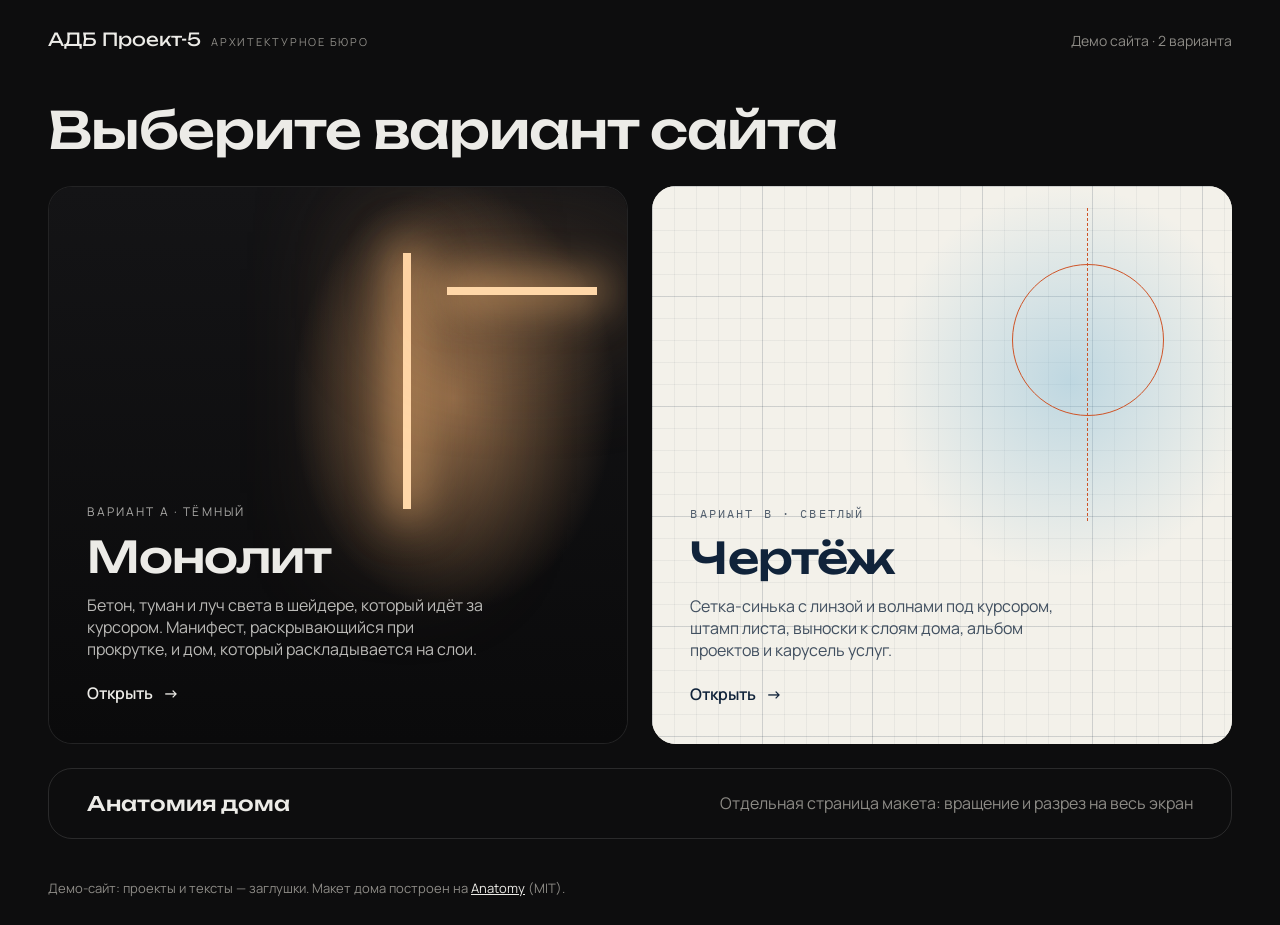
<file: index.html>
<!doctype html>
<html lang="ru">
<head>
<meta charset="utf-8">
<meta name="viewport" content="width=device-width, initial-scale=1">
<title>АДБ Проект-5 — демо сайта архитектурного бюро</title>
<meta name="description" content="Два варианта демо-сайта архитектурного бюро ООО «АДБ Проект-5» и интерактивный макет дома.">
<link rel="preconnect" href="https://fonts.googleapis.com">
<link rel="preconnect" href="https://fonts.gstatic.com" crossorigin>
<link rel="stylesheet" href="https://fonts.googleapis.com/css2?family=IBM+Plex+Mono:wght@400&family=Manrope:wght@400;500;600&family=Unbounded:wght@500&display=swap">
<style>
*{box-sizing:border-box}
body{margin:0;min-height:100vh;background:#0d0d0e;color:#ecebe7;font-family:"Manrope",system-ui,sans-serif;display:flex;flex-direction:column}
header{display:flex;justify-content:space-between;align-items:baseline;gap:16px;flex-wrap:wrap;padding:28px clamp(16px,4vw,48px) 0}
.brand{font-family:"Unbounded",system-ui,sans-serif;font-size:18px}
.brand small{font-family:"Manrope",sans-serif;font-size:11px;letter-spacing:.16em;text-transform:uppercase;color:#8d8b86;margin-left:10px}
header p{margin:0;color:#8d8b86;font-size:14px}
h1{font-family:"Unbounded",system-ui,sans-serif;font-weight:500;font-size:clamp(28px,4vw,52px);letter-spacing:-.02em;line-height:1.05;margin:clamp(32px,6vh,72px) clamp(16px,4vw,48px) 28px;max-width:20ch}
.grid{flex:1;display:grid;grid-template-columns:1fr 1fr;gap:clamp(12px,2vw,24px);padding:0 clamp(16px,4vw,48px) clamp(16px,4vw,40px)}
.card{position:relative;display:flex;flex-direction:column;justify-content:flex-end;min-height:min(62vh,560px);padding:clamp(22px,3vw,40px);border-radius:24px;overflow:hidden;text-decoration:none;color:inherit;isolation:isolate;transition:transform .5s cubic-bezier(.2,.8,.2,1)}
.card:hover{transform:translateY(-6px)}
.card:focus-visible{outline:2px solid #e3a56b;outline-offset:4px}
.card .art{position:absolute;inset:0;z-index:-1;transition:transform 1.2s cubic-bezier(.2,.8,.2,1)}
.card:hover .art{transform:scale(1.05)}
.tag{font-size:12px;letter-spacing:.18em;text-transform:uppercase;opacity:.7}
.card h2{font-family:"Unbounded",system-ui,sans-serif;font-weight:500;font-size:clamp(28px,3.4vw,48px);letter-spacing:-.02em;margin:10px 0 10px}
.card p{margin:0;max-width:40ch;opacity:.78}
.go{margin-top:22px;display:inline-flex;align-items:center;gap:10px;font-weight:600}
.go::after{content:"→";transition:transform .3s}
.card:hover .go::after{transform:translateX(6px)}
.a{background:#0a0a0b;border:1px solid rgba(255,255,255,.1)}
.a .art{background:radial-gradient(40% 55% at 70% 38%,rgba(227,165,107,.55),transparent 70%),linear-gradient(180deg,#141416,#0a0a0b)}
.a .art::before,.a .art::after{content:"";position:absolute;background:#ffd7a8;box-shadow:0 0 40px 10px rgba(255,190,120,.55),0 0 120px 40px rgba(227,165,107,.25)}
.a .art::before{left:calc(62% - 4px);top:12%;width:8px;height:46%}
.a .art::after{left:calc(62% + 40px);top:18%;width:150px;height:8px}
.b{background:#f3f1ea;color:#10233a}
.b .art{background-color:#f3f1ea;background-image:radial-gradient(45% 50% at 72% 35%,rgba(127,184,214,.45),transparent 70%),linear-gradient(rgba(16,35,58,.12) 1px,transparent 1px),linear-gradient(90deg,rgba(16,35,58,.12) 1px,transparent 1px),linear-gradient(rgba(16,35,58,.05) 1px,transparent 1px),linear-gradient(90deg,rgba(16,35,58,.05) 1px,transparent 1px);background-size:auto,110px 110px,110px 110px,22px 22px,22px 22px}
.b .art::before{content:"";position:absolute;left:62%;top:14%;width:150px;height:150px;border:1.5px solid #cf5427;border-radius:50%}
.b .art::after{content:"";position:absolute;left:calc(62% + 75px);top:4%;bottom:40%;border-left:1px dashed #cf5427}
.b .tag,.b p{font-family:"IBM Plex Mono",monospace}
.b p{font-family:"Manrope",sans-serif}
.house{grid-column:1/-1;display:flex;flex-wrap:wrap;align-items:center;justify-content:space-between;gap:16px;padding:22px clamp(22px,3vw,40px);border:1px solid rgba(255,255,255,.12);border-radius:24px;text-decoration:none;color:inherit;transition:border-color .3s}
.house:hover{border-color:#e3a56b}
.house b{font-family:"Unbounded",sans-serif;font-weight:500;font-size:20px}
.house span{color:#8d8b86}
footer{padding:0 clamp(16px,4vw,48px) 28px;color:#8d8b86;font-size:13px}
footer a{color:#ecebe7}
@media (max-width:760px){.grid{grid-template-columns:1fr}.card{min-height:46vh}}
@media (prefers-reduced-motion:reduce){*{transition:none!important}}
</style>
</head>
<body>
<header>
  <span class="brand">АДБ Проект-5<small>архитектурное бюро</small></span>
  <p>Демо сайта · 2 варианта</p>
</header>
<main>
  <h1>Выберите вариант сайта</h1>
  <div class="grid">
    <a class="card a" href="variant-a.html">
      <span class="art" aria-hidden="true"></span>
      <span class="tag">Вариант A · тёмный</span>
      <h2>Монолит</h2>
      <p>Бетон, туман и луч света в шейдере, который идёт за курсором. Манифест, раскрывающийся при прокрутке, и дом, который раскладывается на слои.</p>
      <span class="go">Открыть</span>
    </a>
    <a class="card b" href="variant-b.html">
      <span class="art" aria-hidden="true"></span>
      <span class="tag">Вариант B · светлый</span>
      <h2>Чертёж</h2>
      <p>Сетка-синька с линзой и волнами под курсором, штамп листа, выноски к слоям дома, альбом проектов и карусель услуг.</p>
      <span class="go">Открыть</span>
    </a>
    <a class="house" href="house/house.html">
      <b>Анатомия дома</b>
      <span>Отдельная страница макета: вращение и разрез на весь экран</span>
    </a>
  </div>
</main>
<footer>Демо-сайт: проекты и тексты — заглушки. Макет дома построен на <a href="https://github.com/wheresryan22/anatomy">Anatomy</a> (MIT).</footer>
</body>
</html>
</file>
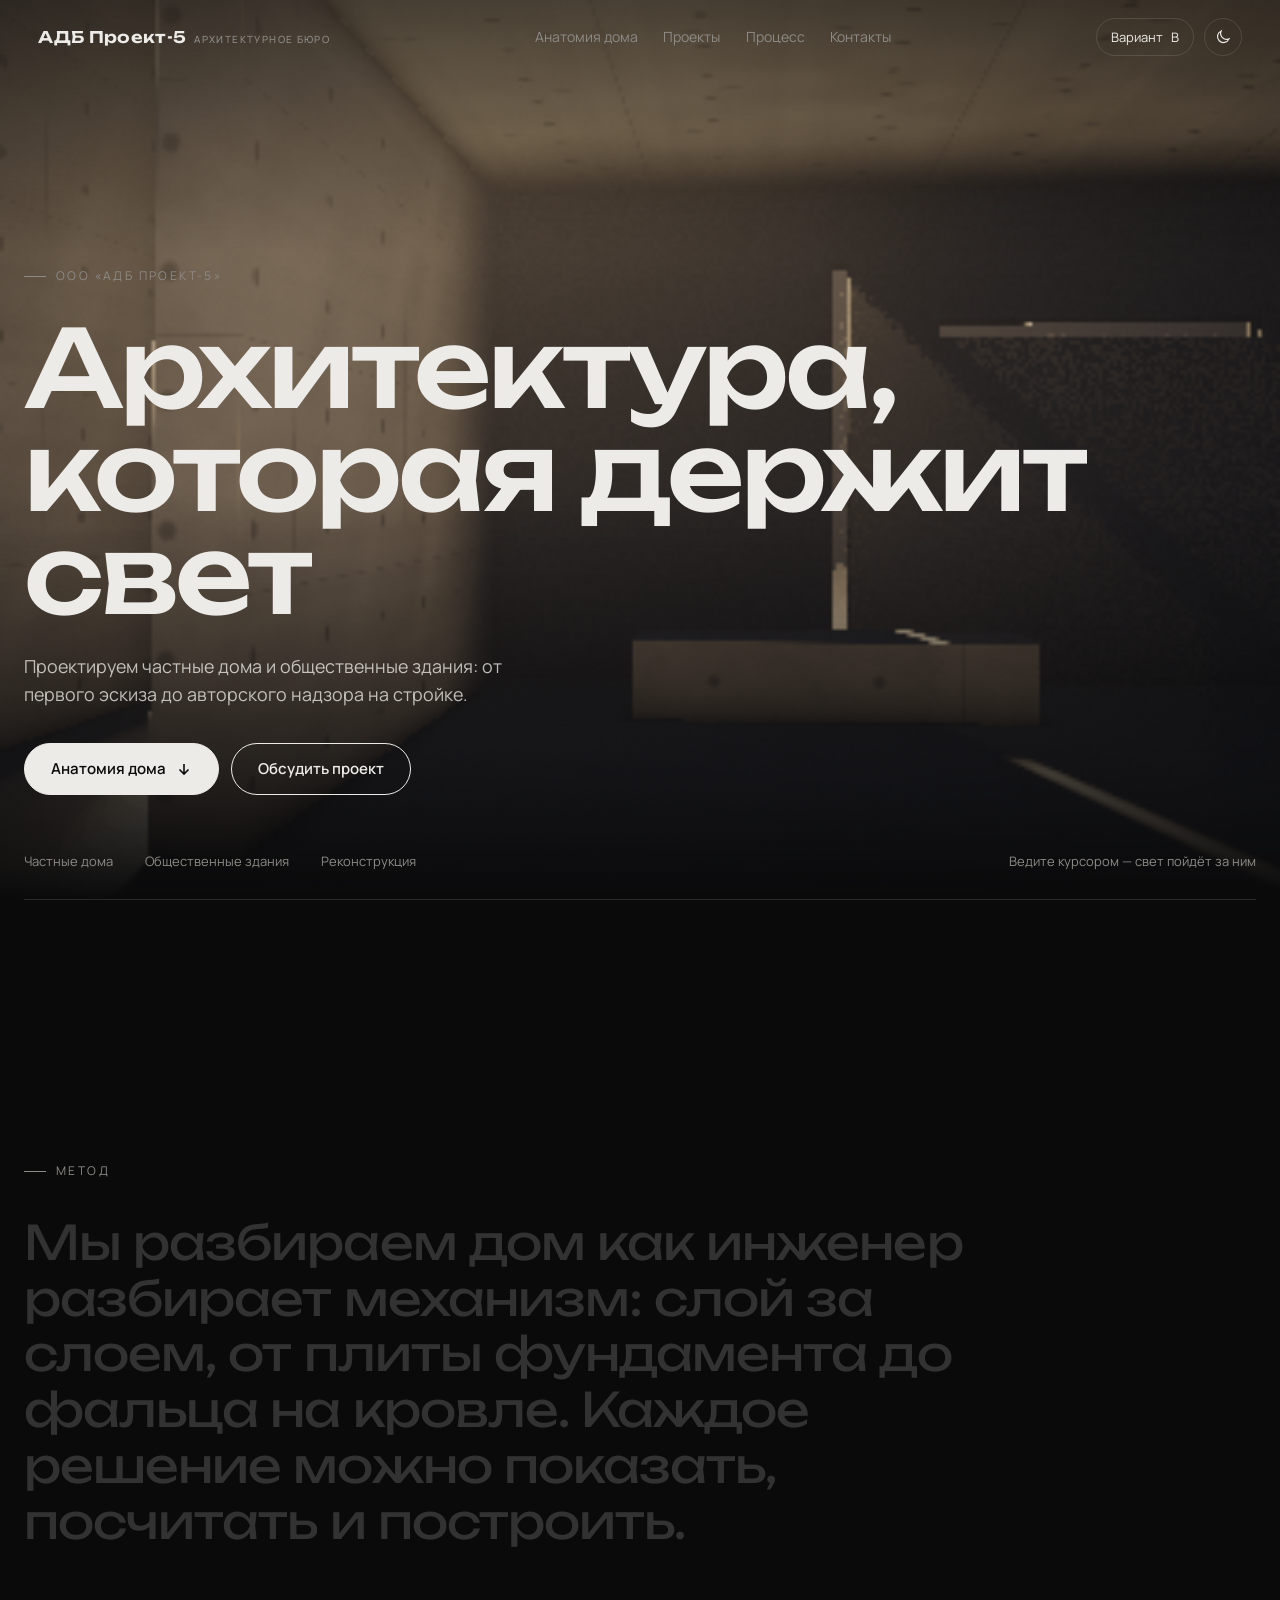
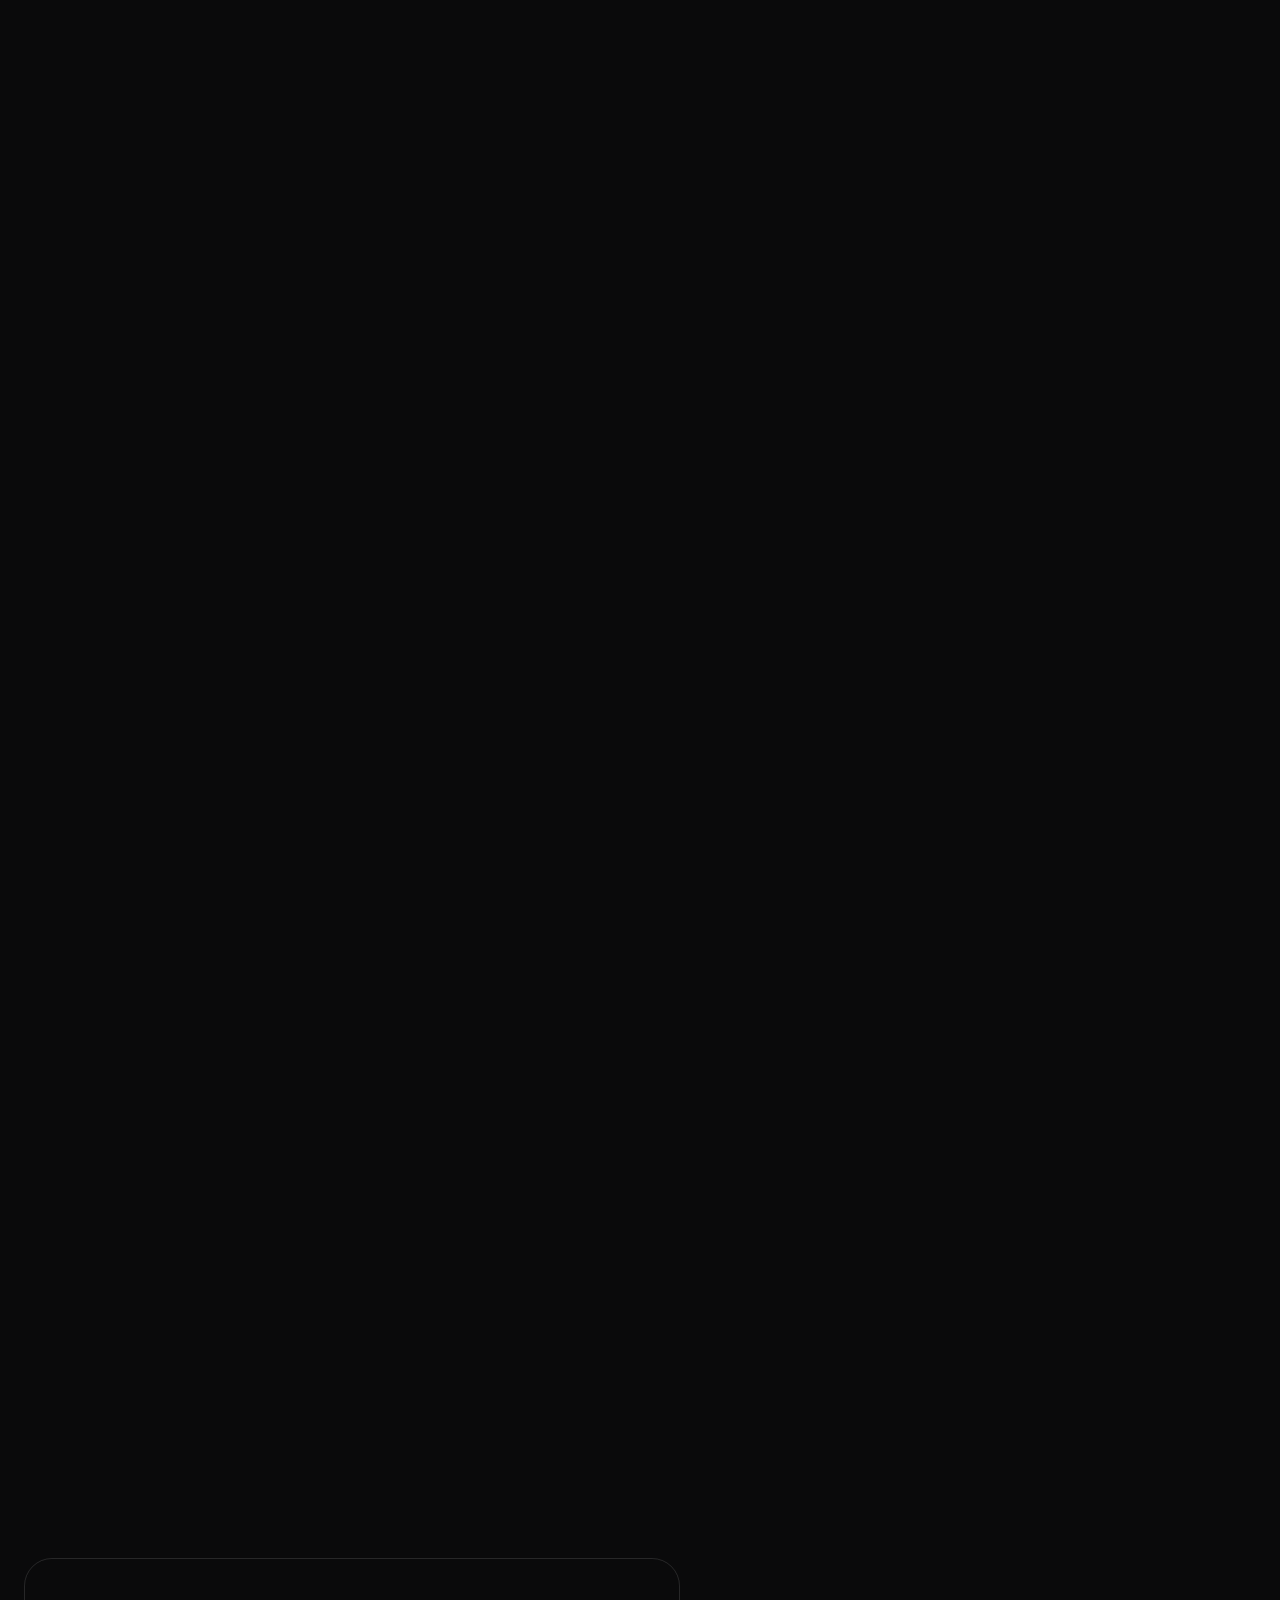
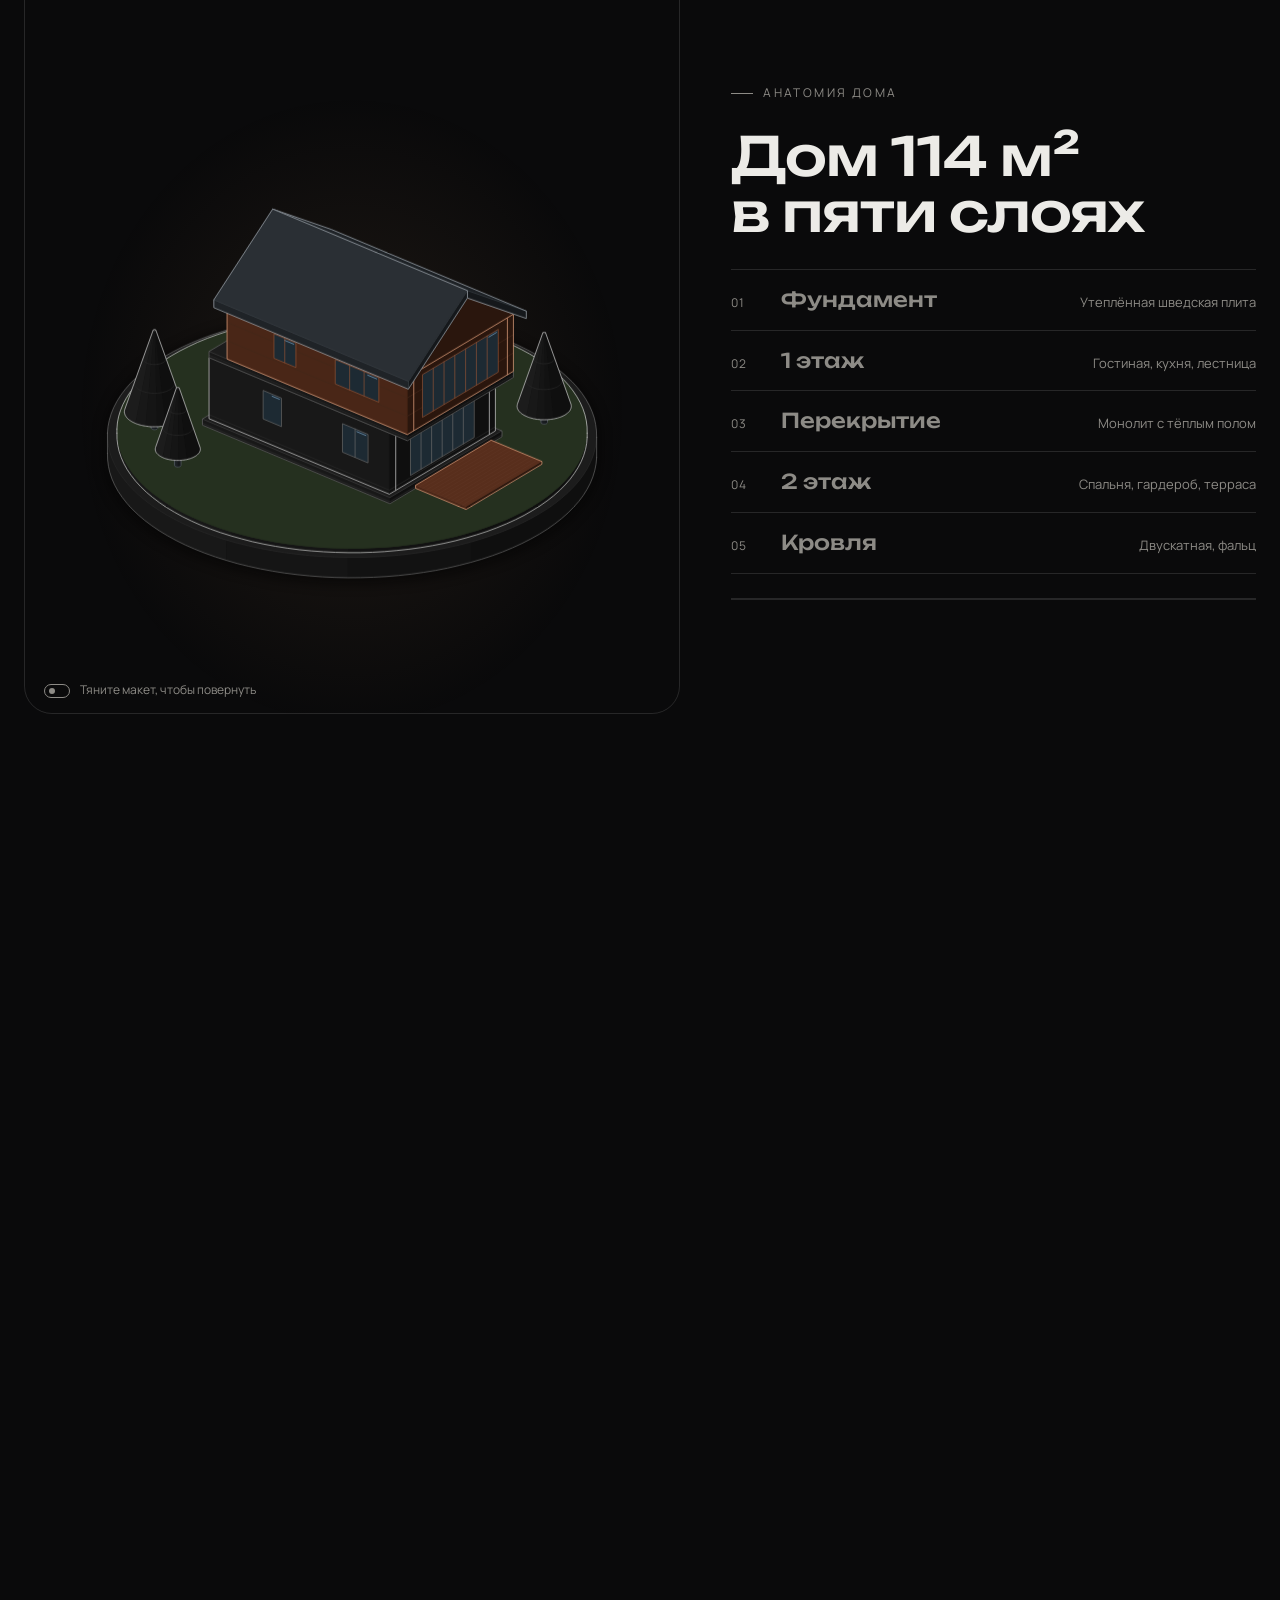
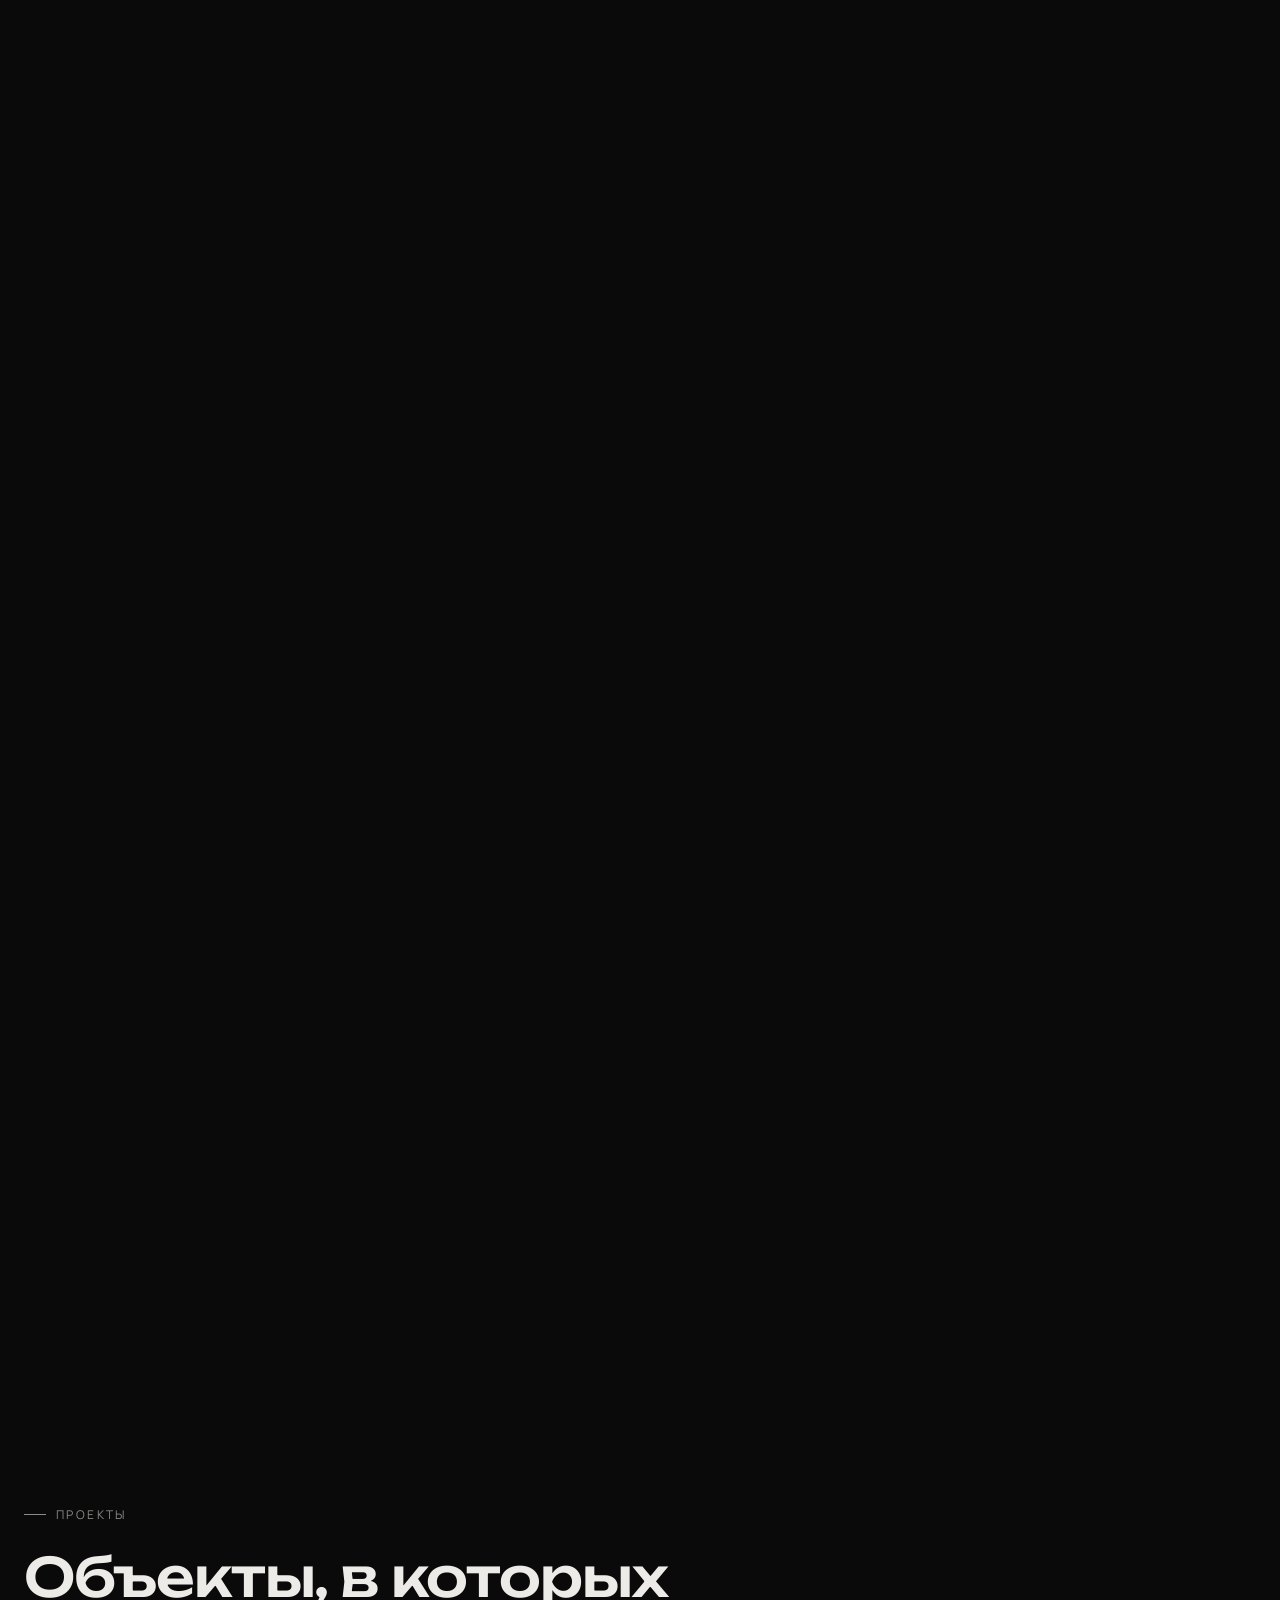
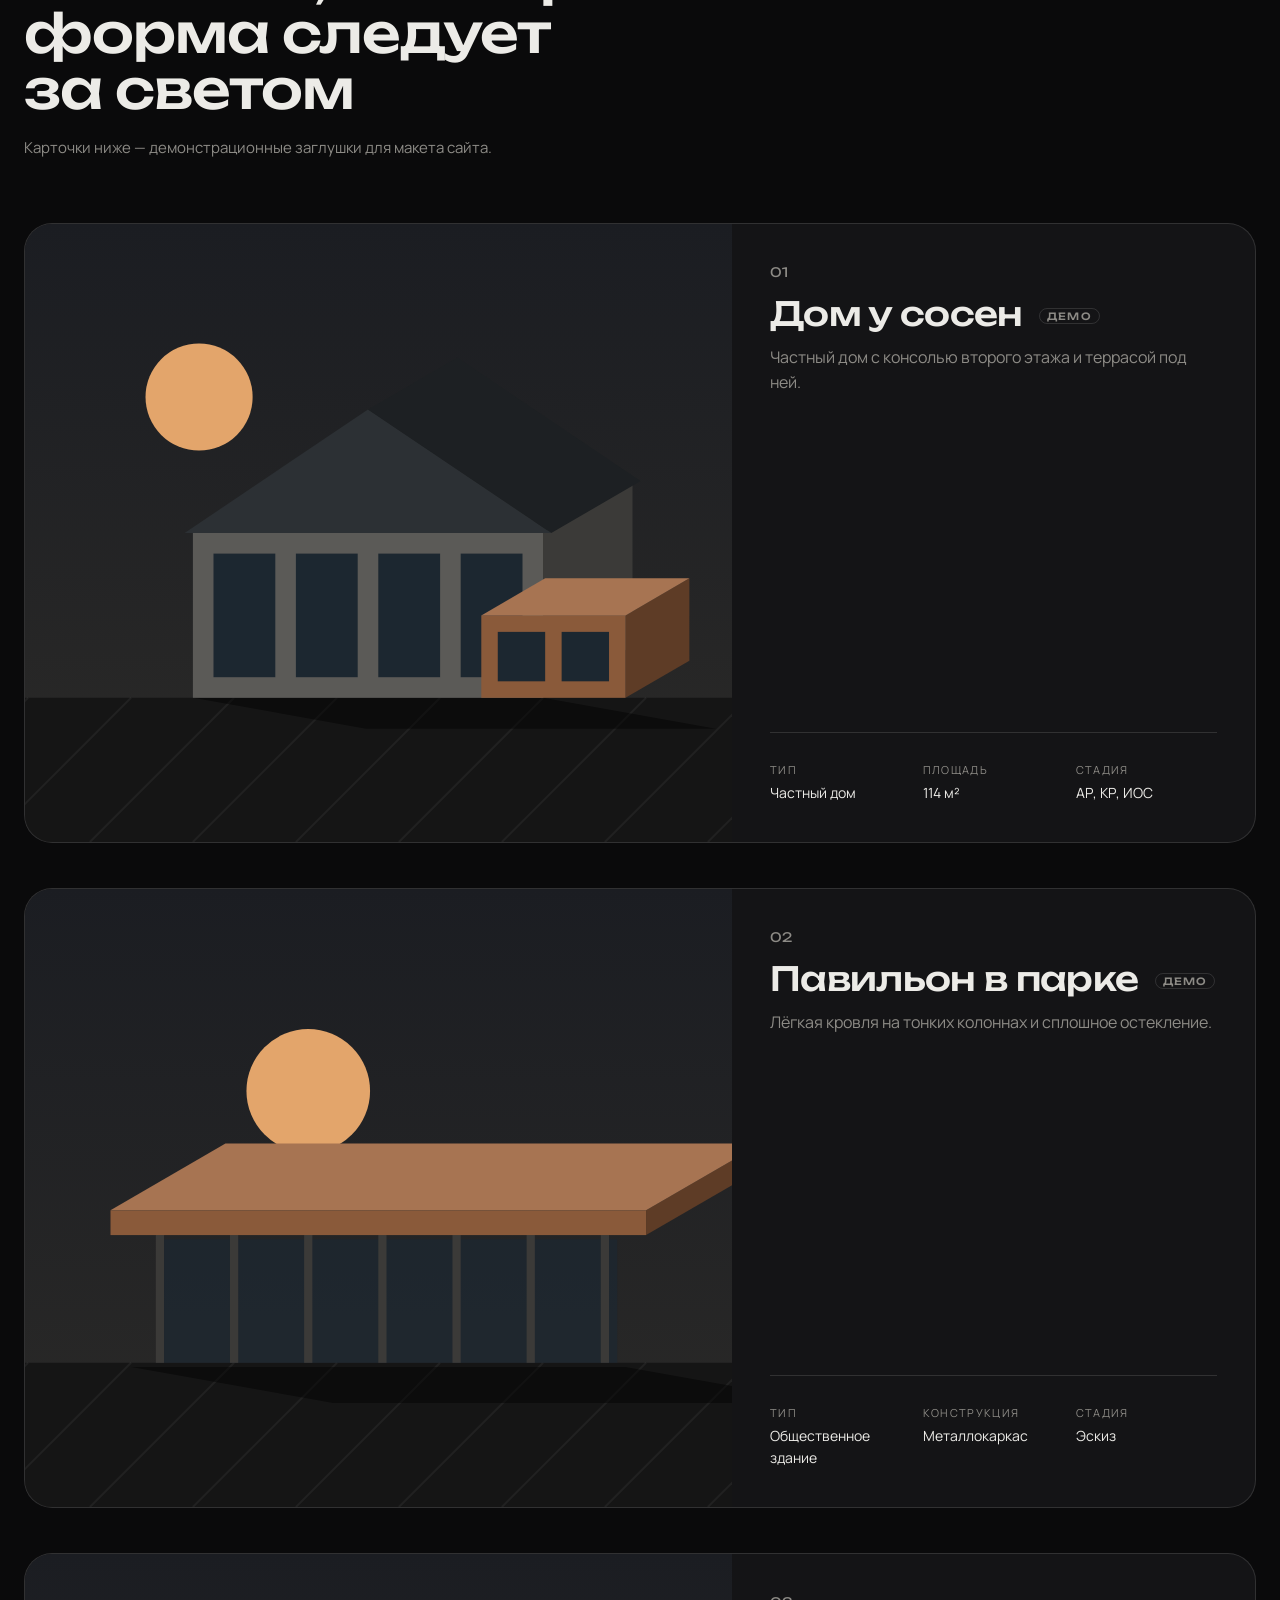
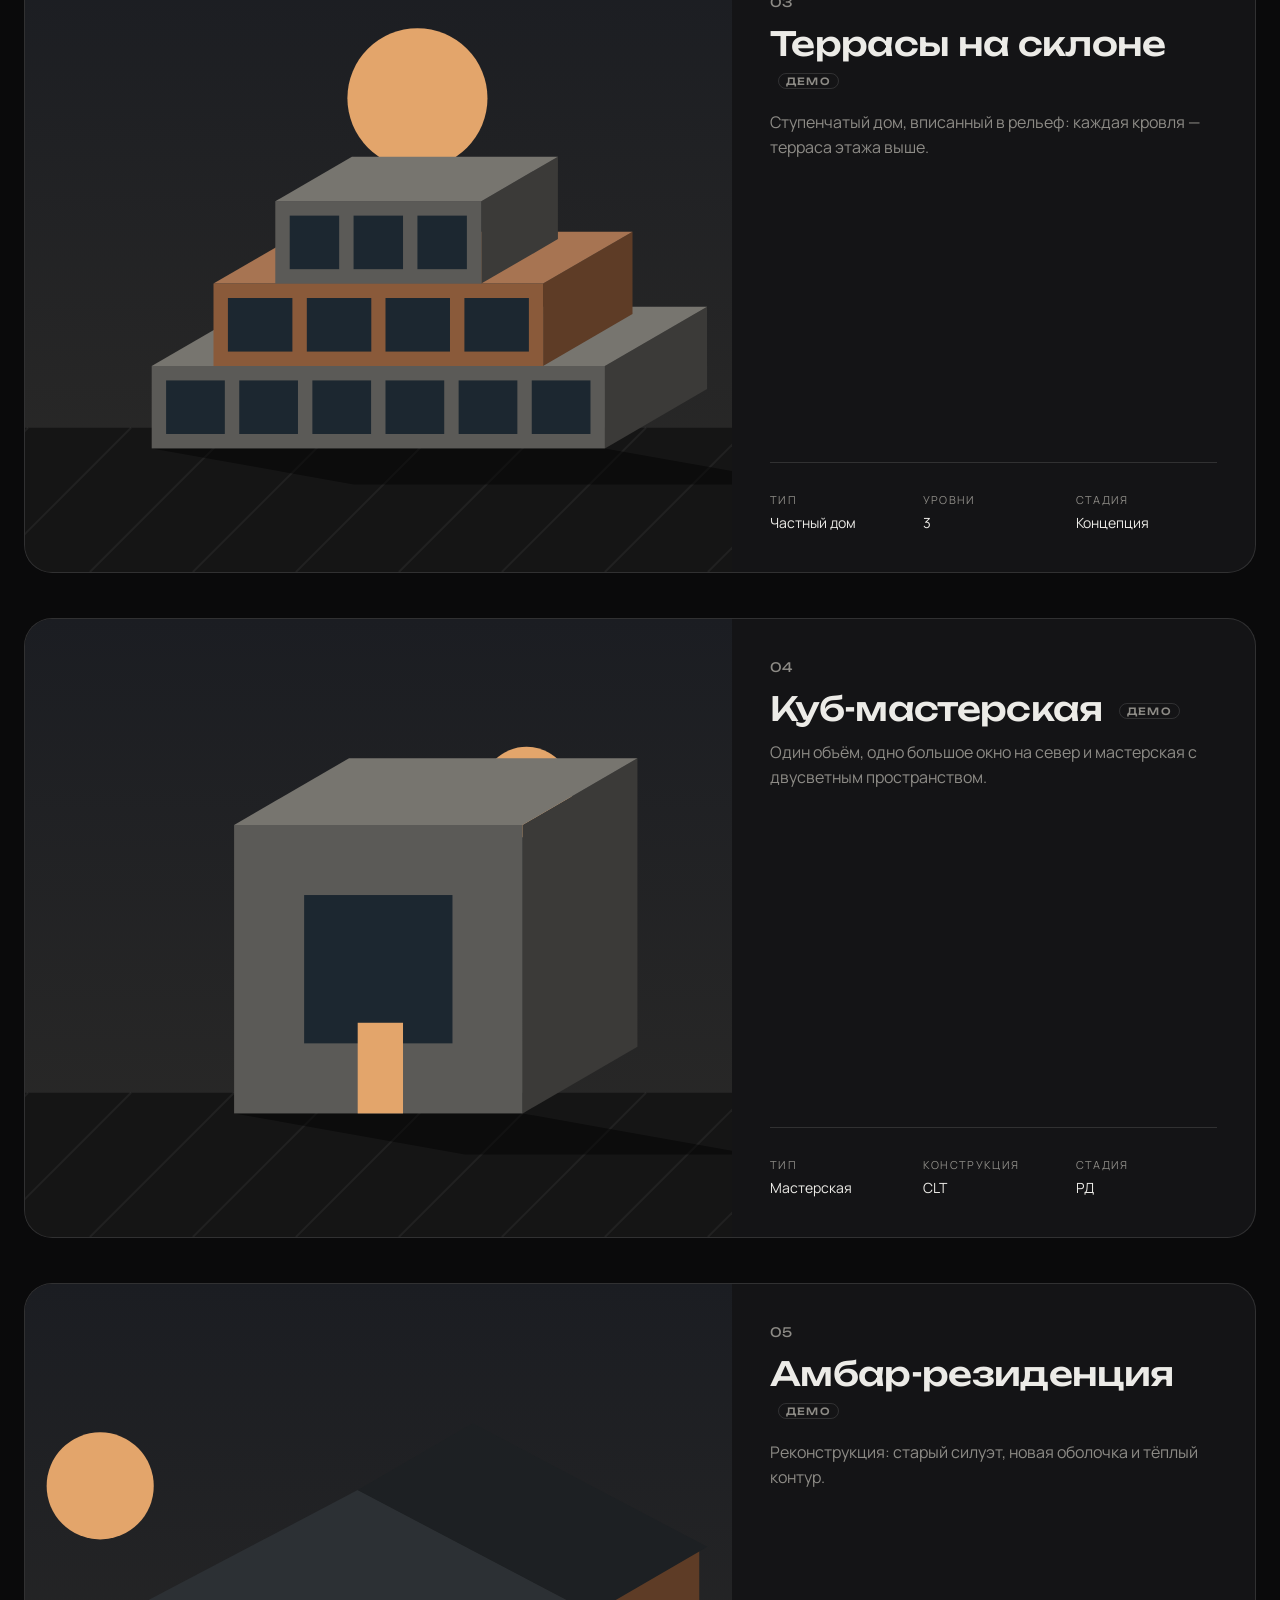
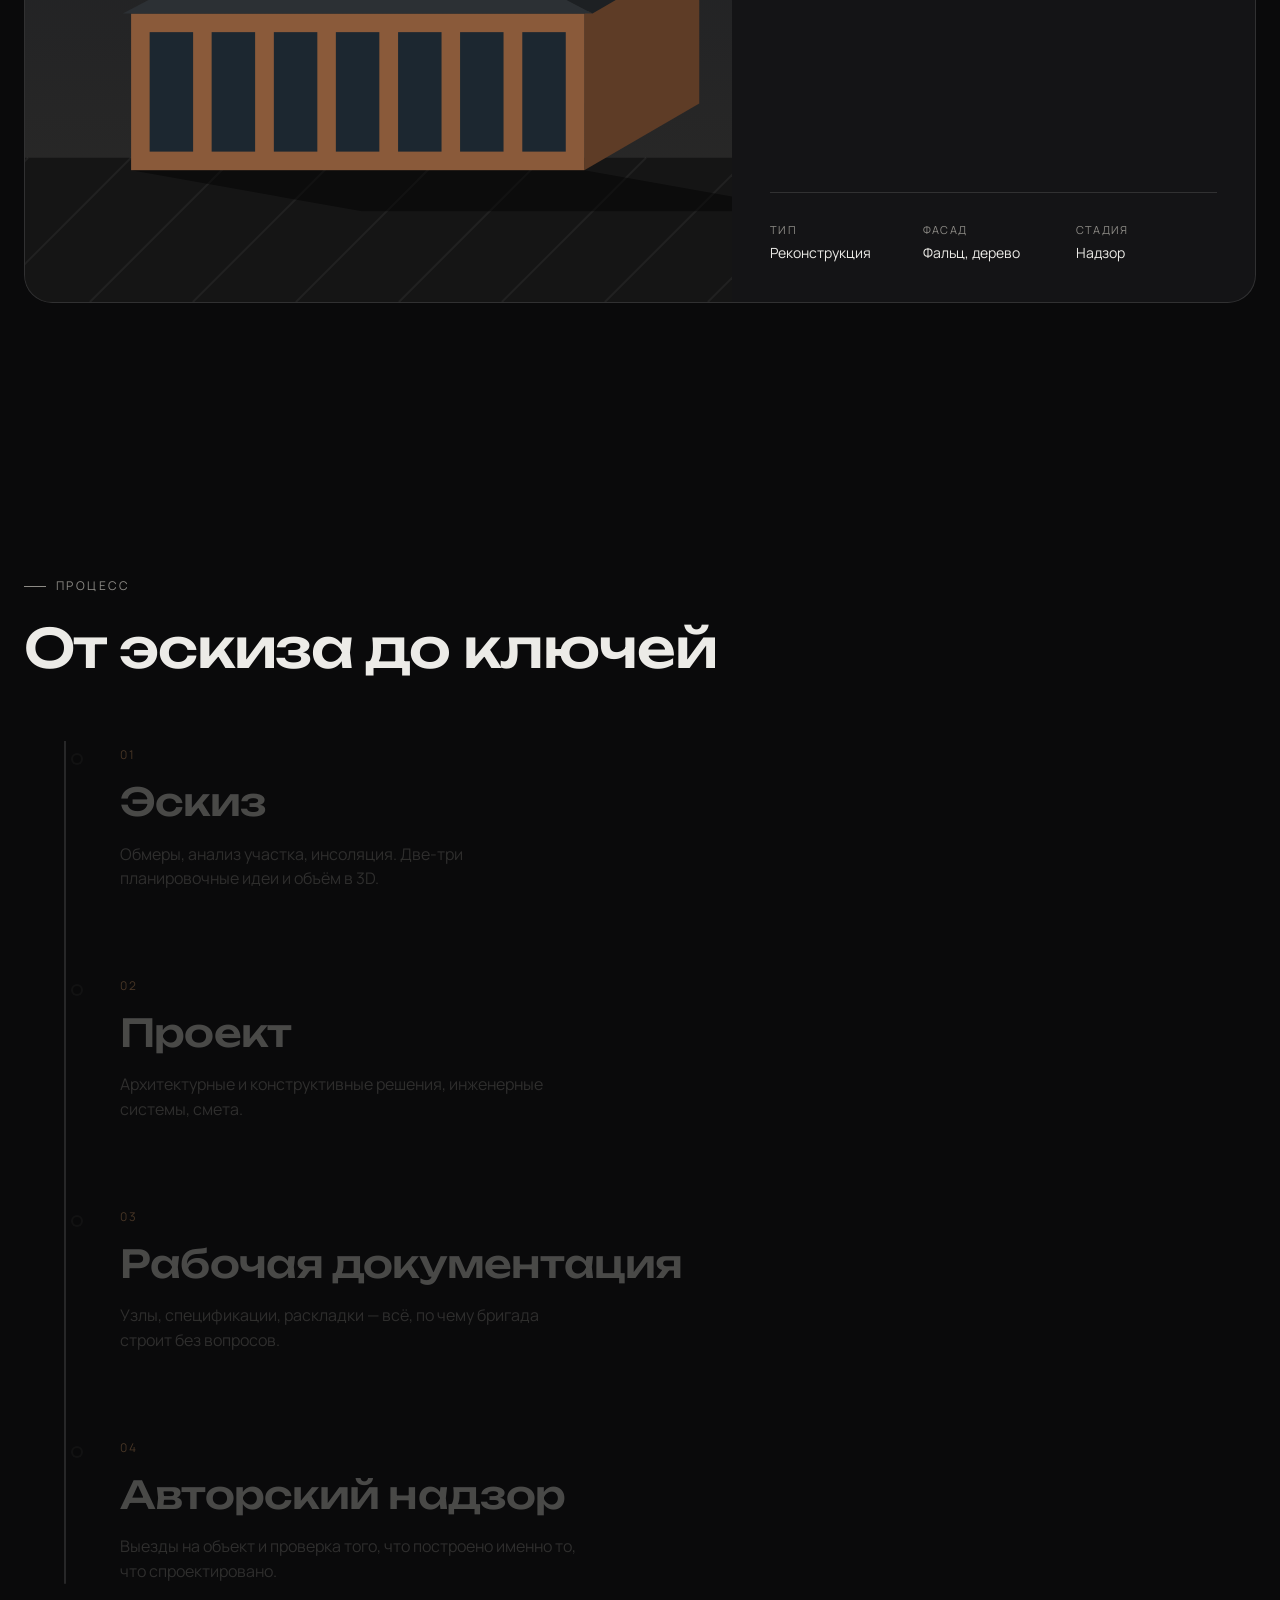
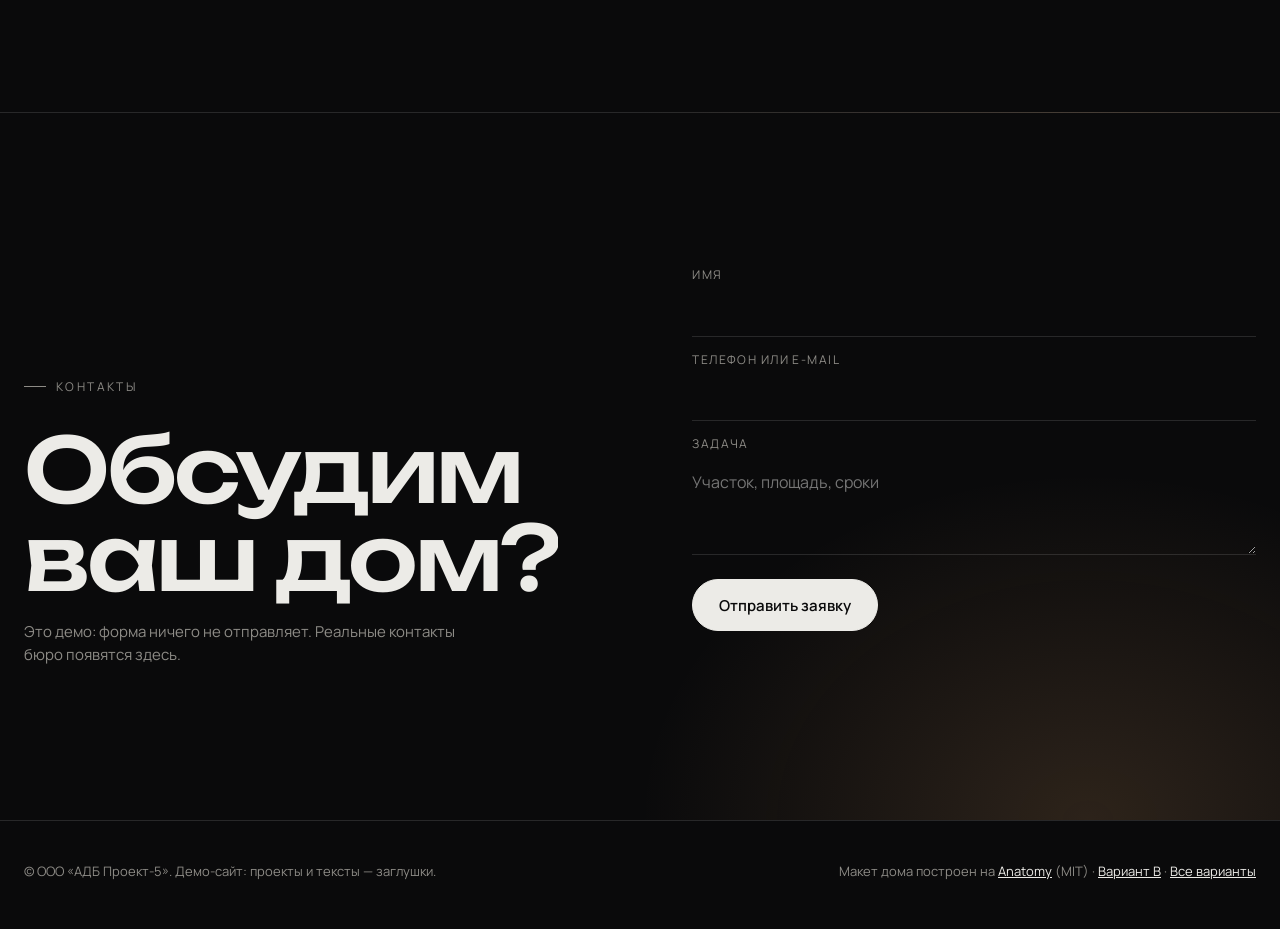
<file: variant-a.html>
<!doctype html>
<html lang="ru" data-theme="dark">
<head>
<meta charset="utf-8">
<meta name="viewport" content="width=device-width, initial-scale=1">
<title>АДБ Проект-5 — архитектурное бюро · Вариант A «Монолит»</title>
<meta name="description" content="ООО «АДБ Проект-5» — архитектурное бюро. Демо-сайт: частные дома, общественные здания, проектирование от эскиза до авторского надзора.">
<meta name="theme-color" content="#0a0a0b">
<script>try{var t=new URLSearchParams(location.search).get("theme")||localStorage.getItem("adb-theme");if(t==="light"||t==="dark")document.documentElement.dataset.theme=t}catch(e){}</script>
<link rel="preconnect" href="https://fonts.googleapis.com">
<link rel="preconnect" href="https://fonts.gstatic.com" crossorigin>
<link rel="stylesheet" href="https://fonts.googleapis.com/css2?family=Manrope:wght@400;500;600;700&family=Unbounded:wght@400;500;600&display=swap">
<link rel="stylesheet" href="styles/base.css">
<link rel="stylesheet" href="styles/a.css">
</head>
<body class="va">
<a class="skip" href="#main">К содержанию</a>
<header class="site-header" data-header>
  <a class="brand" href="./">АДБ Проект-5 <small>архитектурное бюро</small></a>
  <nav class="nav" aria-label="Разделы">
    <a href="#anatomy">Анатомия дома</a>
    <a href="#projects">Проекты</a>
    <a href="#process">Процесс</a>
    <a href="#contact">Контакты</a>
  </nav>
  <div class="header-tools">
    <a class="chip chip-variant" href="variant-b.html"><span>Вариант</span> B</a>
    <button class="chip theme-toggle" type="button" data-theme-toggle aria-label="Сменить тему">
      <svg class="moon" viewBox="0 0 24 24" fill="none" stroke="currentColor" stroke-width="1.6"><path d="M20 14.5A8 8 0 0 1 9.5 4a8 8 0 1 0 10.5 10.5Z"/></svg>
      <svg class="sun" viewBox="0 0 24 24" fill="none" stroke="currentColor" stroke-width="1.6"><circle cx="12" cy="12" r="4"/><path d="M12 2v2M12 20v2M2 12h2M20 12h2M4.9 4.9l1.4 1.4M17.7 17.7l1.4 1.4M4.9 19.1l1.4-1.4M17.7 6.3l1.4-1.4"/></svg>
    </button>
  </div>
</header>

<main id="main">
  <section class="hero" data-gl-host aria-labelledby="hero-title">
    <canvas class="hero-gl" aria-hidden="true"></canvas>
    <div class="hero-shade" aria-hidden="true"></div>
    <div class="hero-inner wrap">
      <p class="eyebrow" data-reveal>ООО «АДБ Проект-5»</p>
      <h1 id="hero-title" class="hero-title" data-split data-reveal>Архитектура, которая держит свет</h1>
      <p class="hero-lead" data-reveal style="--d:.35s">Проектируем частные дома и общественные здания: от первого эскиза до авторского надзора на стройке.</p>
      <div class="hero-actions" data-reveal style="--d:.5s">
        <a class="btn" href="#anatomy">Анатомия дома <svg viewBox="0 0 16 16" fill="none" stroke="currentColor" stroke-width="1.6"><path d="M8 3v10M3.5 8.5 8 13l4.5-4.5"/></svg></a>
        <a class="btn btn-ghost" href="#contact">Обсудить проект</a>
      </div>
    </div>
    <div class="hero-foot wrap" data-reveal style="--d:.7s">
      <span>Частные дома</span><span>Общественные здания</span><span>Реконструкция</span>
      <span class="hero-hint">Ведите курсором — свет пойдёт за ним</span>
    </div>
  </section>

  <section class="manifesto" id="manifesto" data-manifesto>
    <div class="manifesto-pin">
      <div class="wrap">
        <p class="eyebrow">Метод</p>
        <p class="manifesto-text" data-words>Мы разбираем дом как инженер разбирает механизм: слой за слоем, от плиты фундамента до фальца на кровле. Каждое решение можно показать, посчитать и построить.</p>
      </div>
    </div>
  </section>

  <section class="anatomy" id="anatomy" data-anatomy aria-labelledby="anatomy-title">
    <div class="anatomy-pin">
      <div class="anatomy-grid wrap">
        <div class="anatomy-figure">
          <iframe class="house-frame" data-house data-src="house/house.html?ui=0" title="Интерактивный макет дома: перетащите, чтобы повернуть" loading="lazy"></iframe>
          <p class="anatomy-hint"><span class="drag-ico" aria-hidden="true"></span>Тяните макет, чтобы повернуть</p>
        </div>
        <div class="anatomy-copy">
          <p class="eyebrow">Анатомия дома</p>
          <h2 id="anatomy-title" class="h2">Дом 114 м² в&nbsp;пяти слоях</h2>
          <ol class="layers" data-layers></ol>
          <div class="anatomy-progress" aria-hidden="true"><span data-anatomy-bar></span></div>
        </div>
      </div>
    </div>
  </section>

  <section class="projects" id="projects" aria-labelledby="projects-title">
    <div class="wrap section-head">
      <p class="eyebrow" data-reveal>Проекты</p>
      <h2 id="projects-title" class="h2" data-reveal>Объекты, в которых форма следует за&nbsp;светом</h2>
      <p class="section-note" data-reveal>Карточки ниже — демонстрационные заглушки для макета сайта.</p>
    </div>
    <div class="stack wrap" data-stack>
      <article class="card" data-card>
        <div class="card-art" data-art="house" data-seed="1"></div>
        <div class="card-body"><p class="card-index">01</p><h3>Дом у сосен <span class="demo-tag">демо</span></h3><p>Частный дом с консолью второго этажа и террасой под ней.</p><dl><div><dt>Тип</dt><dd>Частный дом</dd></div><div><dt>Площадь</dt><dd>114 м²</dd></div><div><dt>Стадия</dt><dd>АР, КР, ИОС</dd></div></dl></div>
      </article>
      <article class="card" data-card>
        <div class="card-art" data-art="pavilion" data-seed="2"></div>
        <div class="card-body"><p class="card-index">02</p><h3>Павильон в парке <span class="demo-tag">демо</span></h3><p>Лёгкая кровля на тонких колоннах и сплошное остекление.</p><dl><div><dt>Тип</dt><dd>Общественное здание</dd></div><div><dt>Конструкция</dt><dd>Металлокаркас</dd></div><div><dt>Стадия</dt><dd>Эскиз</dd></div></dl></div>
      </article>
      <article class="card" data-card>
        <div class="card-art" data-art="terrace" data-seed="3"></div>
        <div class="card-body"><p class="card-index">03</p><h3>Террасы на склоне <span class="demo-tag">демо</span></h3><p>Ступенчатый дом, вписанный в рельеф: каждая кровля — терраса этажа выше.</p><dl><div><dt>Тип</dt><dd>Частный дом</dd></div><div><dt>Уровни</dt><dd>3</dd></div><div><dt>Стадия</dt><dd>Концепция</dd></div></dl></div>
      </article>
      <article class="card" data-card>
        <div class="card-art" data-art="cube" data-seed="4"></div>
        <div class="card-body"><p class="card-index">04</p><h3>Куб-мастерская <span class="demo-tag">демо</span></h3><p>Один объём, одно большое окно на север и мастерская с двусветным пространством.</p><dl><div><dt>Тип</dt><dd>Мастерская</dd></div><div><dt>Конструкция</dt><dd>CLT</dd></div><div><dt>Стадия</dt><dd>РД</dd></div></dl></div>
      </article>
      <article class="card" data-card>
        <div class="card-art" data-art="barn" data-seed="5"></div>
        <div class="card-body"><p class="card-index">05</p><h3>Амбар-резиденция <span class="demo-tag">демо</span></h3><p>Реконструкция: старый силуэт, новая оболочка и тёплый контур.</p><dl><div><dt>Тип</dt><dd>Реконструкция</dd></div><div><dt>Фасад</dt><dd>Фальц, дерево</dd></div><div><dt>Стадия</dt><dd>Надзор</dd></div></dl></div>
      </article>
    </div>
  </section>

  <section class="process" id="process" data-process aria-labelledby="process-title">
    <div class="wrap section-head">
      <p class="eyebrow" data-reveal>Процесс</p>
      <h2 id="process-title" class="h2" data-reveal>От эскиза до ключей</h2>
    </div>
    <div class="road wrap">
      <svg class="road-line" viewBox="0 0 10 1000" preserveAspectRatio="none" aria-hidden="true"><path class="road-track" d="M5 0V1000"/><path class="road-fill" d="M5 0V1000" pathLength="1" data-road/></svg>
      <ol class="road-steps">
        <li data-step><span class="road-num">01</span><h3>Эскиз</h3><p>Обмеры, анализ участка, инсоляция. Две-три планировочные идеи и объём в 3D.</p></li>
        <li data-step><span class="road-num">02</span><h3>Проект</h3><p>Архитектурные и конструктивные решения, инженерные системы, смета.</p></li>
        <li data-step><span class="road-num">03</span><h3>Рабочая документация</h3><p>Узлы, спецификации, раскладки — всё, по чему бригада строит без вопросов.</p></li>
        <li data-step><span class="road-num">04</span><h3>Авторский надзор</h3><p>Выезды на объект и проверка того, что построено именно то, что спроектировано.</p></li>
      </ol>
    </div>
  </section>

  <section class="contact" id="contact" aria-labelledby="contact-title">
    <div class="wrap contact-grid">
      <div>
        <p class="eyebrow" data-reveal>Контакты</p>
        <h2 id="contact-title" class="contact-title" data-split data-reveal>Обсудим ваш дом?</h2>
        <p class="section-note" data-reveal>Это демо: форма ничего не отправляет. Реальные контакты бюро появятся здесь.</p>
      </div>
      <form class="form" data-form data-reveal>
        <label><span>Имя</span><input name="name" autocomplete="name" required></label>
        <label><span>Телефон или e-mail</span><input name="contact" autocomplete="email" required></label>
        <label><span>Задача</span><textarea name="message" rows="3" placeholder="Участок, площадь, сроки"></textarea></label>
        <button class="btn" type="submit">Отправить заявку</button>
        <p class="form-note" data-form-note role="status"></p>
      </form>
    </div>
  </section>
</main>

<footer class="site-footer">
  <div class="wrap">
    <span>© ООО «АДБ Проект-5». Демо-сайт: проекты и тексты — заглушки.</span>
    <span>Макет дома построен на <a href="https://github.com/wheresryan22/anatomy">Anatomy</a> (MIT) · <a href="variant-b.html">Вариант B</a> · <a href="./">Все варианты</a></span>
  </div>
</footer>
<script type="module" src="scripts/a.js"></script>
</body>
</html>
</file>
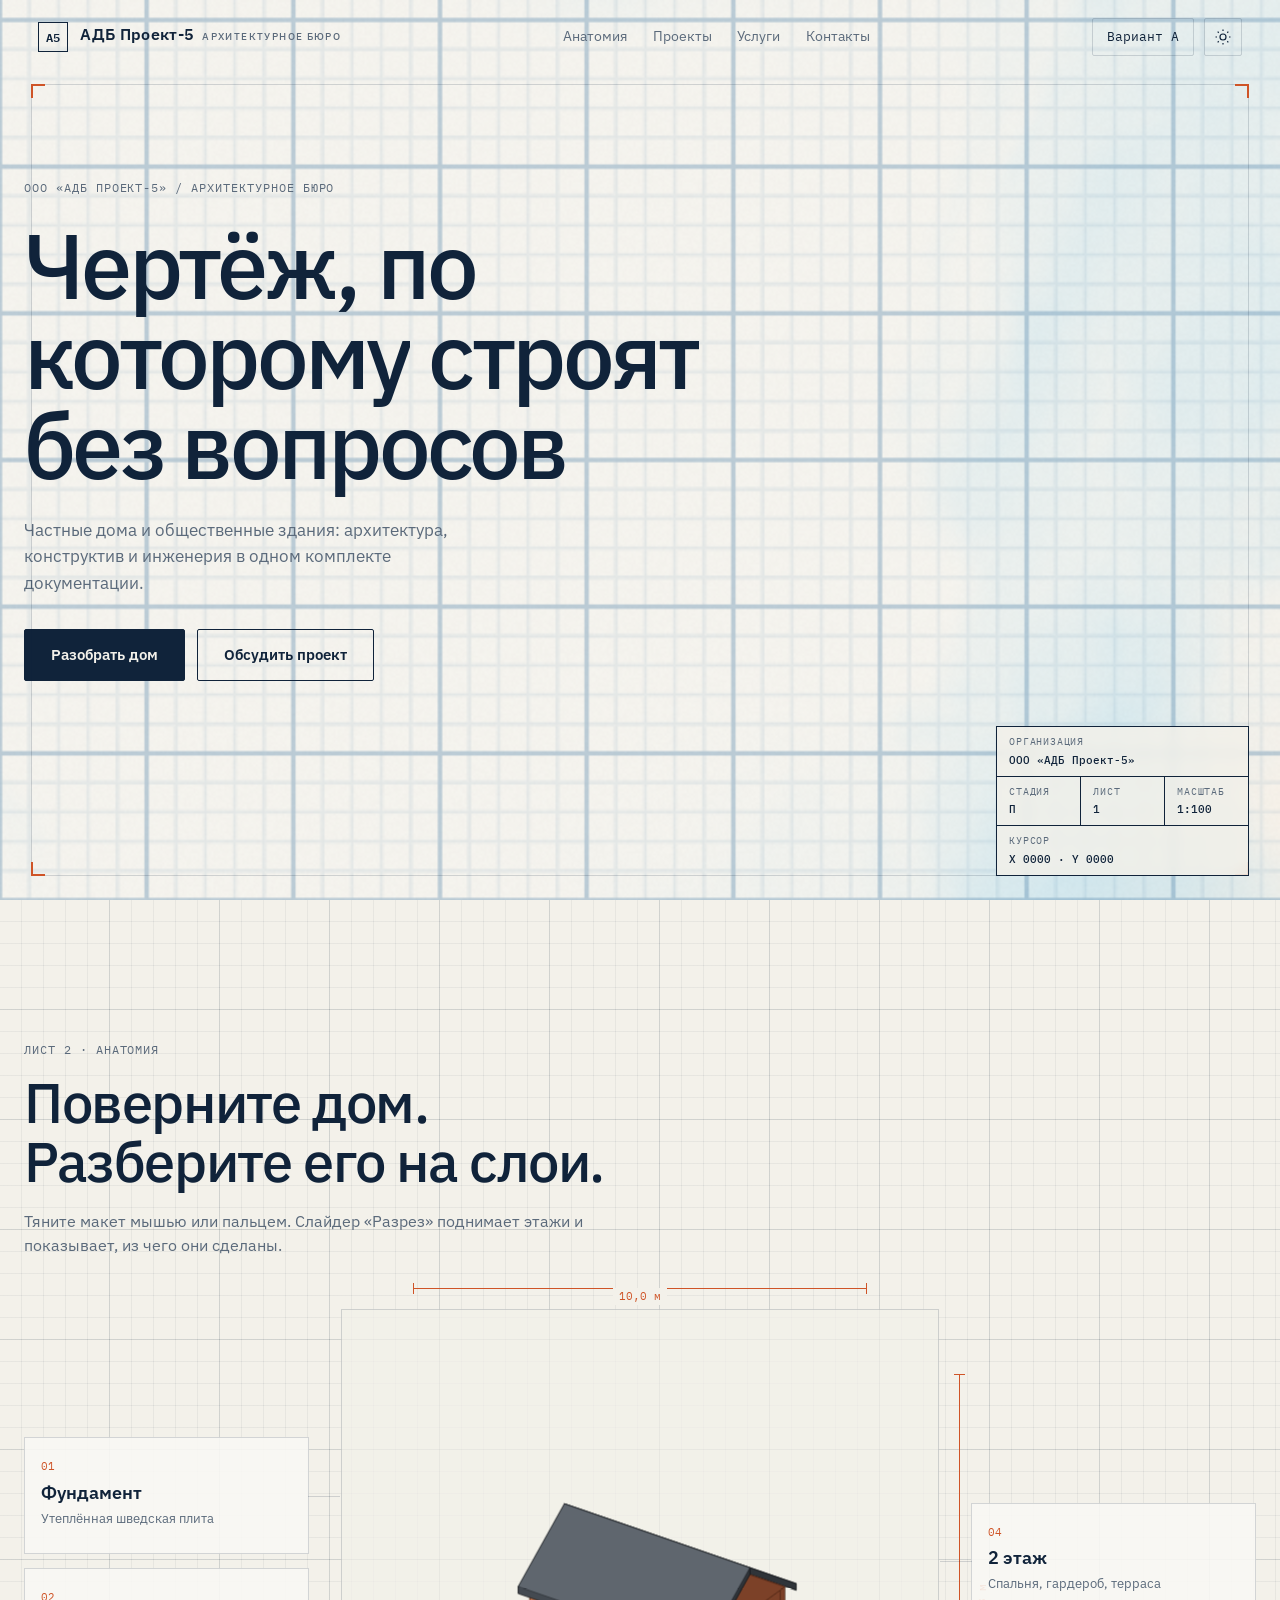
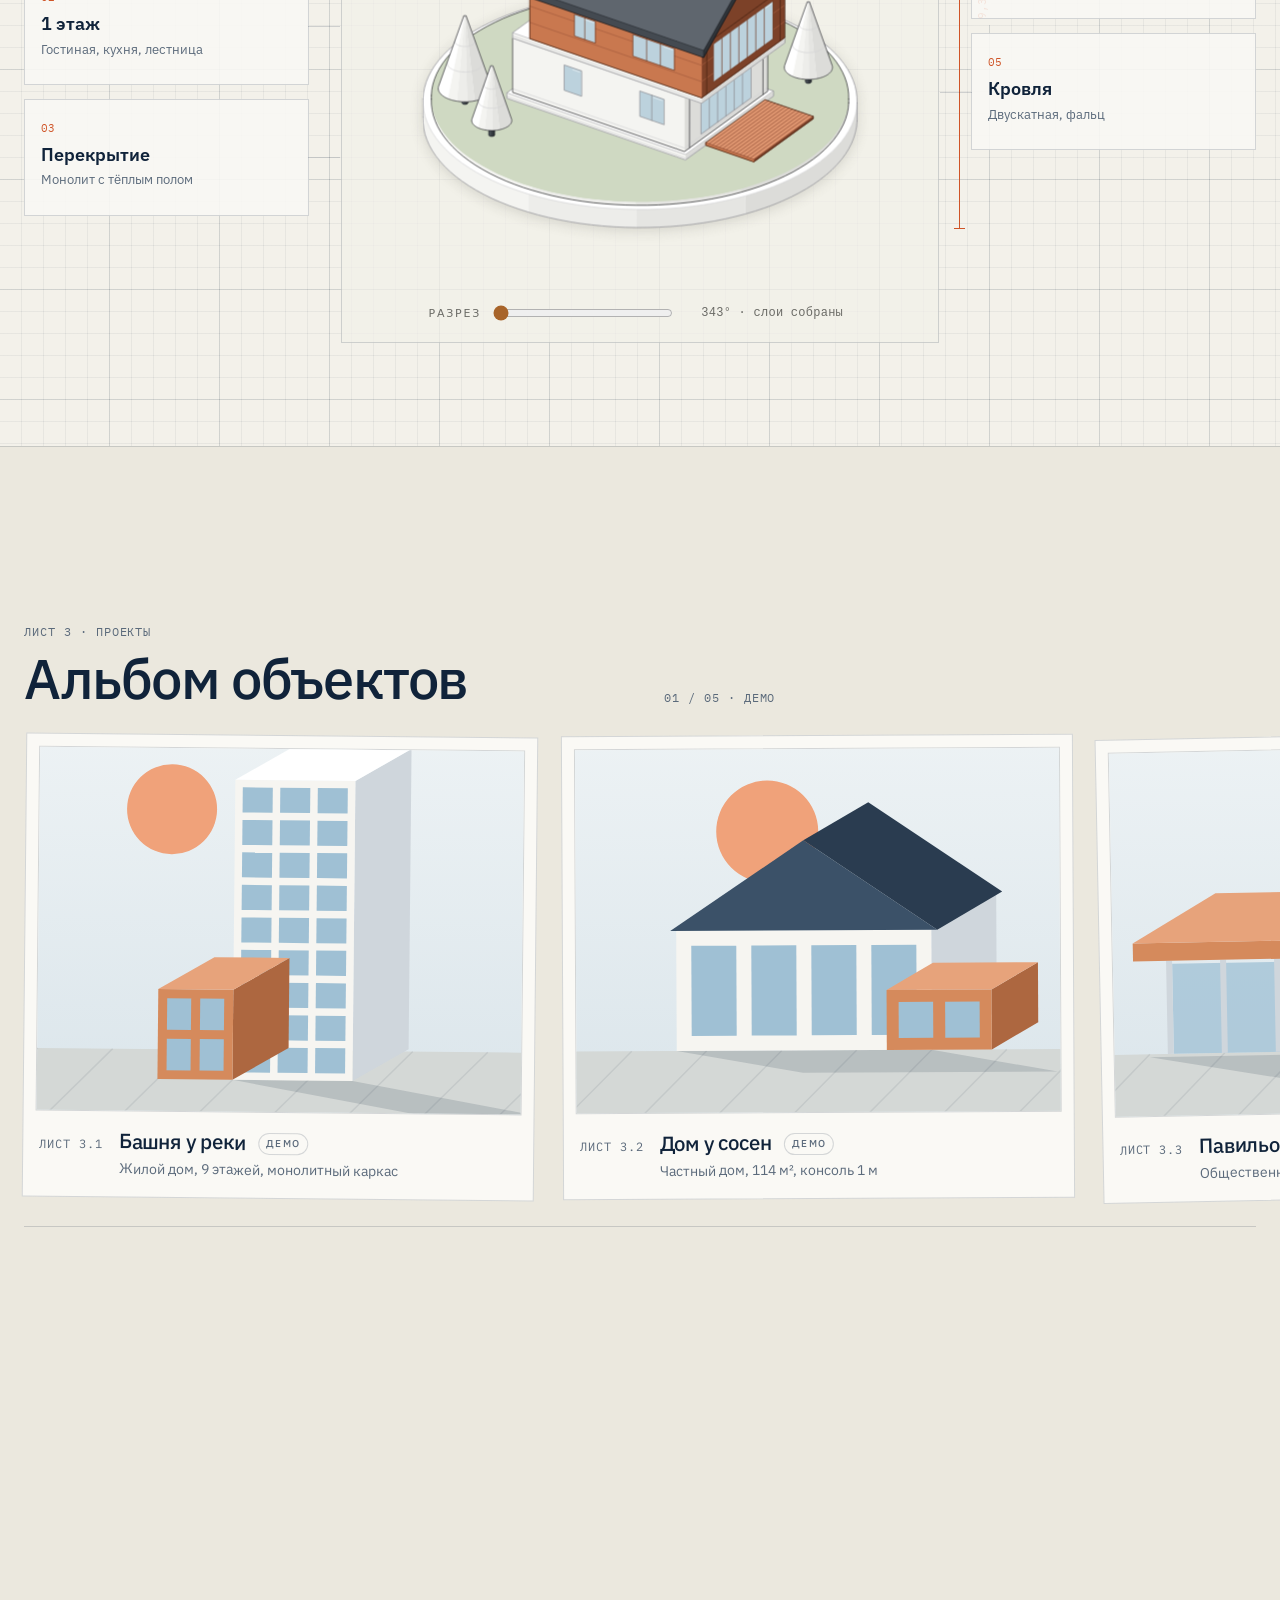
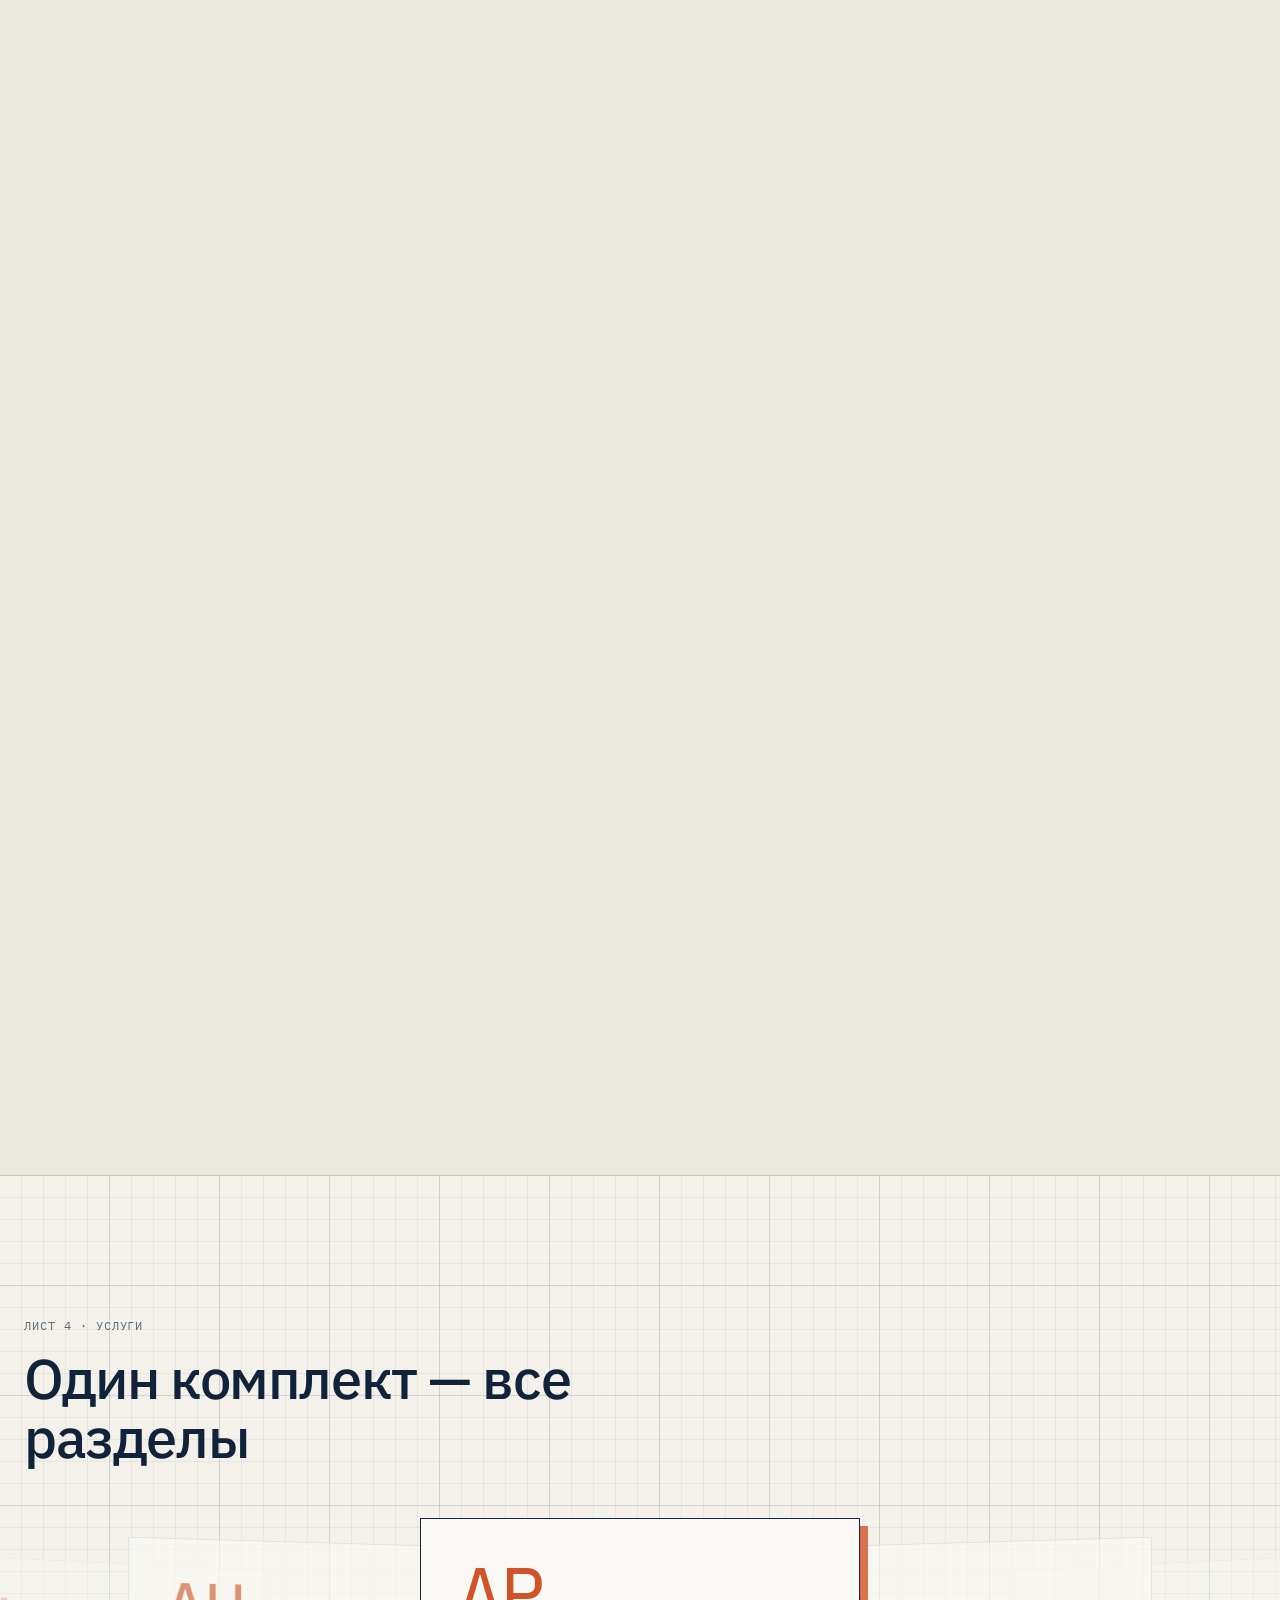
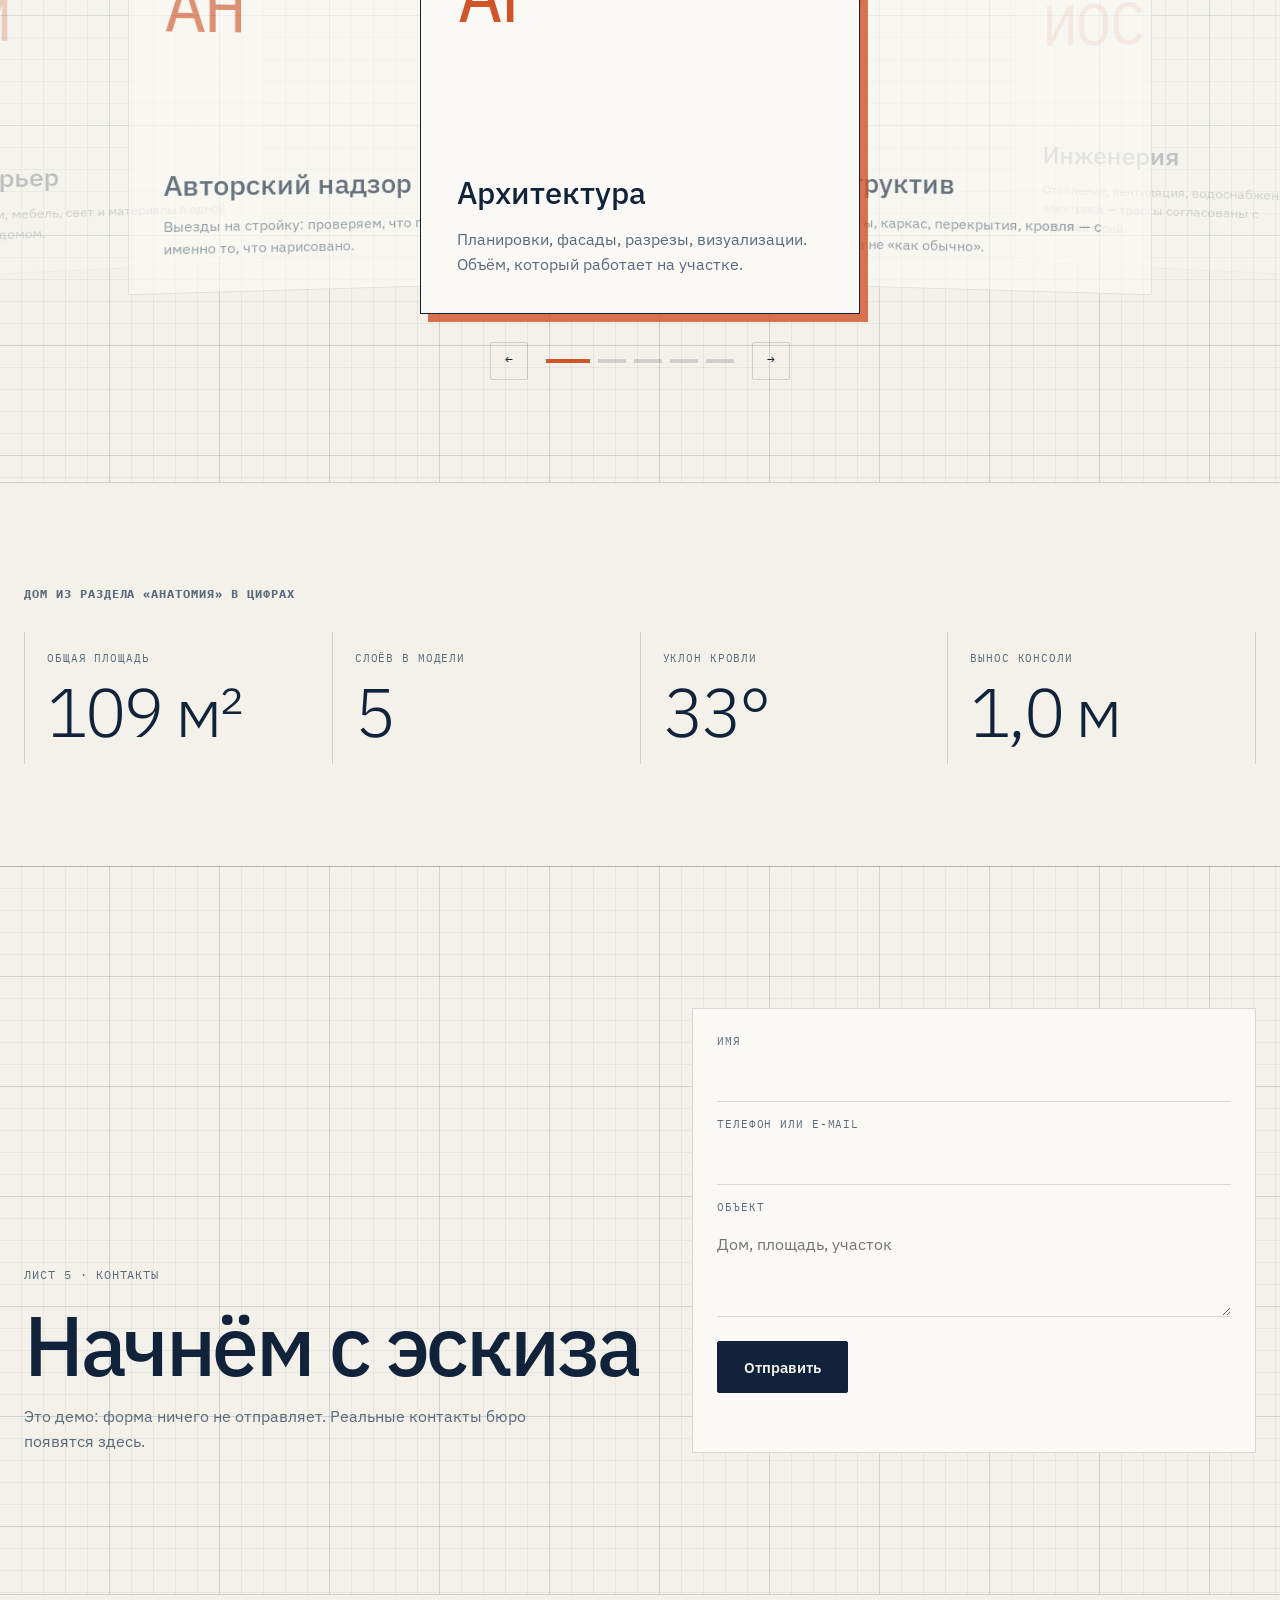
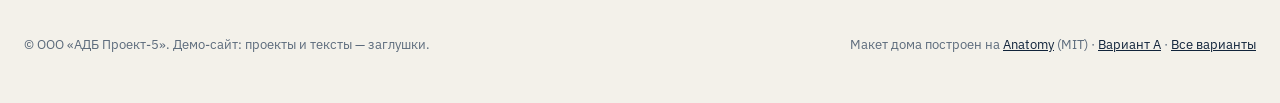
<file: variant-b.html>
<!doctype html>
<html lang="ru" data-theme="light">
<head>
<meta charset="utf-8">
<meta name="viewport" content="width=device-width, initial-scale=1">
<title>АДБ Проект-5 — архитектурное бюро · Вариант B «Чертёж»</title>
<meta name="description" content="ООО «АДБ Проект-5» — архитектурное бюро. Демо-сайт: проектирование частных домов и общественных зданий.">
<meta name="theme-color" content="#f3f1ea">
<script>try{var t=new URLSearchParams(location.search).get("theme")||localStorage.getItem("adb-theme");if(t==="light"||t==="dark")document.documentElement.dataset.theme=t}catch(e){}</script>
<link rel="preconnect" href="https://fonts.googleapis.com">
<link rel="preconnect" href="https://fonts.gstatic.com" crossorigin>
<link rel="stylesheet" href="https://fonts.googleapis.com/css2?family=IBM+Plex+Mono:wght@400;500&family=IBM+Plex+Sans:wght@300;400;500;600&display=swap">
<link rel="stylesheet" href="styles/base.css">
<link rel="stylesheet" href="styles/b.css">
</head>
<body class="vb">
<a class="skip" href="#main">К содержанию</a>
<header class="site-header" data-header>
  <a class="brand" href="./"><span class="brand-mark" aria-hidden="true">А5</span>АДБ Проект-5 <small>архитектурное бюро</small></a>
  <nav class="nav" aria-label="Разделы">
    <a href="#anatomy">Анатомия</a>
    <a href="#projects">Проекты</a>
    <a href="#services">Услуги</a>
    <a href="#contact">Контакты</a>
  </nav>
  <div class="header-tools">
    <a class="chip chip-variant" href="variant-a.html"><span>Вариант</span> A</a>
    <button class="chip theme-toggle" type="button" data-theme-toggle aria-label="Сменить тему">
      <svg class="moon" viewBox="0 0 24 24" fill="none" stroke="currentColor" stroke-width="1.6"><path d="M20 14.5A8 8 0 0 1 9.5 4a8 8 0 1 0 10.5 10.5Z"/></svg>
      <svg class="sun" viewBox="0 0 24 24" fill="none" stroke="currentColor" stroke-width="1.6"><circle cx="12" cy="12" r="4"/><path d="M12 2v2M12 20v2M2 12h2M20 12h2M4.9 4.9l1.4 1.4M17.7 17.7l1.4 1.4M4.9 19.1l1.4-1.4M17.7 6.3l1.4-1.4"/></svg>
    </button>
  </div>
</header>

<main id="main">
  <section class="hero" data-gl-host aria-labelledby="hero-title">
    <canvas class="hero-gl" aria-hidden="true"></canvas>
    <div class="hero-frame" aria-hidden="true"><span class="corner tl"></span><span class="corner tr"></span><span class="corner bl"></span><span class="corner br"></span></div>
    <div class="hero-inner wrap">
      <p class="mono-label" data-reveal>ООО «АДБ Проект-5» / архитектурное бюро</p>
      <h1 id="hero-title" class="hero-title" data-split data-reveal>Чертёж, по которому строят без вопросов</h1>
      <p class="hero-lead" data-reveal style="--d:.35s">Частные дома и общественные здания: архитектура, конструктив и инженерия в одном комплекте документации.</p>
      <div class="hero-actions" data-reveal style="--d:.5s">
        <a class="btn" href="#anatomy">Разобрать дом</a>
        <a class="btn btn-ghost" href="#contact">Обсудить проект</a>
      </div>
    </div>
    <aside class="stamp" data-reveal style="--d:.7s" aria-label="Штамп листа">
      <div class="stamp-row stamp-wide"><span>Организация</span><b>ООО «АДБ Проект-5»</b></div>
      <div class="stamp-row"><span>Стадия</span><b>П</b></div>
      <div class="stamp-row"><span>Лист</span><b>1</b></div>
      <div class="stamp-row"><span>Масштаб</span><b>1:100</b></div>
      <div class="stamp-row stamp-wide"><span>Курсор</span><b data-coords>X 0000 · Y 0000</b></div>
    </aside>
    <p class="hero-hint mono-label" data-reveal style="--d:.9s">Водите курсором по сетке · кликните — пойдёт волна</p>
  </section>

  <section class="anatomy grid-paper" id="anatomy" aria-labelledby="anatomy-title">
    <div class="wrap">
      <div class="section-head">
        <p class="mono-label" data-reveal>Лист 2 · Анатомия</p>
        <h2 id="anatomy-title" class="h2" data-reveal>Поверните дом. Разберите его на слои.</h2>
        <p class="section-note" data-reveal>Тяните макет мышью или пальцем. Слайдер «Разрез» поднимает этажи и показывает, из чего они сделаны.</p>
      </div>
      <div class="anatomy-board" data-reveal>
        <ol class="callouts callouts-left" data-callouts="0"></ol>
        <div class="board-figure">
          <span class="dim dim-top" aria-hidden="true"><i>10,0 м</i></span>
          <span class="dim dim-side" aria-hidden="true"><i>9,3 м</i></span>
          <iframe class="house-frame" data-house data-src="house/house.html?ui=1" title="Интерактивный макет дома: перетащите, чтобы повернуть; слайдер раскладывает дом на слои" loading="lazy"></iframe>
        </div>
        <ol class="callouts callouts-right" data-callouts="1"></ol>
      </div>
    </div>
  </section>

  <section class="gallery" id="projects" data-gallery aria-labelledby="projects-title">
    <div class="gallery-pin">
      <div class="wrap gallery-head">
        <p class="mono-label">Лист 3 · Проекты</p>
        <h2 id="projects-title" class="h2">Альбом объектов</h2>
        <p class="gallery-count mono-label"><span data-gallery-index>01</span> / 05 · демо</p>
      </div>
      <div class="gallery-track" data-track>
        <article class="sheet"><div class="sheet-art" data-art="tower" data-seed="6"></div><footer><span class="mono-label">Лист 3.1</span><h3>Башня у реки <span class="demo-tag">демо</span></h3><p>Жилой дом, 9 этажей, монолитный каркас</p></footer></article>
        <article class="sheet"><div class="sheet-art" data-art="house" data-seed="7"></div><footer><span class="mono-label">Лист 3.2</span><h3>Дом у сосен <span class="demo-tag">демо</span></h3><p>Частный дом, 114 м², консоль 1 м</p></footer></article>
        <article class="sheet"><div class="sheet-art" data-art="pavilion" data-seed="8"></div><footer><span class="mono-label">Лист 3.3</span><h3>Павильон в парке <span class="demo-tag">демо</span></h3><p>Общественное здание, металлокаркас</p></footer></article>
        <article class="sheet"><div class="sheet-art" data-art="terrace" data-seed="9"></div><footer><span class="mono-label">Лист 3.4</span><h3>Террасы на склоне <span class="demo-tag">демо</span></h3><p>Частный дом, 3 уровня по рельефу</p></footer></article>
        <article class="sheet"><div class="sheet-art" data-art="barn" data-seed="10"></div><footer><span class="mono-label">Лист 3.5</span><h3>Амбар-резиденция <span class="demo-tag">демо</span></h3><p>Реконструкция с новым тёплым контуром</p></footer></article>
      </div>
      <div class="gallery-rail wrap" aria-hidden="true"><span data-gallery-bar></span></div>
    </div>
  </section>

  <section class="services grid-paper" id="services" aria-labelledby="services-title">
    <div class="wrap section-head">
      <p class="mono-label" data-reveal>Лист 4 · Услуги</p>
      <h2 id="services-title" class="h2" data-reveal>Один комплект — все разделы</h2>
    </div>
    <div class="carousel" data-carousel tabindex="0" role="region" aria-roledescription="карусель" aria-label="Услуги бюро">
      <div class="carousel-stage" data-stage>
        <article class="slide"><span class="slide-code">АР</span><h3>Архитектура</h3><p>Планировки, фасады, разрезы, визуализации. Объём, который работает на участке.</p></article>
        <article class="slide"><span class="slide-code">КР</span><h3>Конструктив</h3><p>Фундаменты, каркас, перекрытия, кровля — с расчётом, а не «как обычно».</p></article>
        <article class="slide"><span class="slide-code">ИОС</span><h3>Инженерия</h3><p>Отопление, вентиляция, водоснабжение, электрика — трассы согласованы с архитектурой.</p></article>
        <article class="slide"><span class="slide-code">ДИ</span><h3>Интерьер</h3><p>Развёртки, мебель, свет и материалы в одной модели с домом.</p></article>
        <article class="slide"><span class="slide-code">АН</span><h3>Авторский надзор</h3><p>Выезды на стройку: проверяем, что построено именно то, что нарисовано.</p></article>
      </div>
      <div class="carousel-nav wrap">
        <button class="chip" type="button" data-prev aria-label="Предыдущая услуга">←</button>
        <div class="carousel-dots" data-dots></div>
        <button class="chip" type="button" data-next aria-label="Следующая услуга">→</button>
      </div>
    </div>
  </section>

  <section class="numbers" aria-labelledby="numbers-title">
    <div class="wrap">
      <h2 id="numbers-title" class="mono-label" data-reveal>Дом из раздела «Анатомия» в цифрах</h2>
      <dl class="numbers-grid">
        <div data-reveal><dt>Общая площадь</dt><dd><span data-count="114">0</span> м²</dd></div>
        <div data-reveal style="--d:.1s"><dt>Слоёв в модели</dt><dd><span data-count="5">0</span></dd></div>
        <div data-reveal style="--d:.2s"><dt>Уклон кровли</dt><dd><span data-count="35">0</span>°</dd></div>
        <div data-reveal style="--d:.3s"><dt>Вынос консоли</dt><dd><span data-count="1" data-digits="1">0</span> м</dd></div>
      </dl>
    </div>
  </section>

  <section class="contact grid-paper" id="contact" aria-labelledby="contact-title">
    <div class="wrap contact-grid">
      <div>
        <p class="mono-label" data-reveal>Лист 5 · Контакты</p>
        <h2 id="contact-title" class="contact-title" data-split data-reveal>Начнём с эскиза</h2>
        <p class="section-note" data-reveal>Это демо: форма ничего не отправляет. Реальные контакты бюро появятся здесь.</p>
      </div>
      <form class="form" data-form data-reveal>
        <label><span>Имя</span><input name="name" autocomplete="name" required></label>
        <label><span>Телефон или e-mail</span><input name="contact" autocomplete="email" required></label>
        <label><span>Объект</span><textarea name="message" rows="3" placeholder="Дом, площадь, участок"></textarea></label>
        <button class="btn" type="submit">Отправить</button>
        <p class="form-note" data-form-note role="status"></p>
      </form>
    </div>
  </section>
</main>

<footer class="site-footer">
  <div class="wrap">
    <span>© ООО «АДБ Проект-5». Демо-сайт: проекты и тексты — заглушки.</span>
    <span>Макет дома построен на <a href="https://github.com/wheresryan22/anatomy">Anatomy</a> (MIT) · <a href="variant-a.html">Вариант A</a> · <a href="./">Все варианты</a></span>
  </div>
</footer>
<script type="module" src="scripts/b.js"></script>
</body>
</html>
</file>
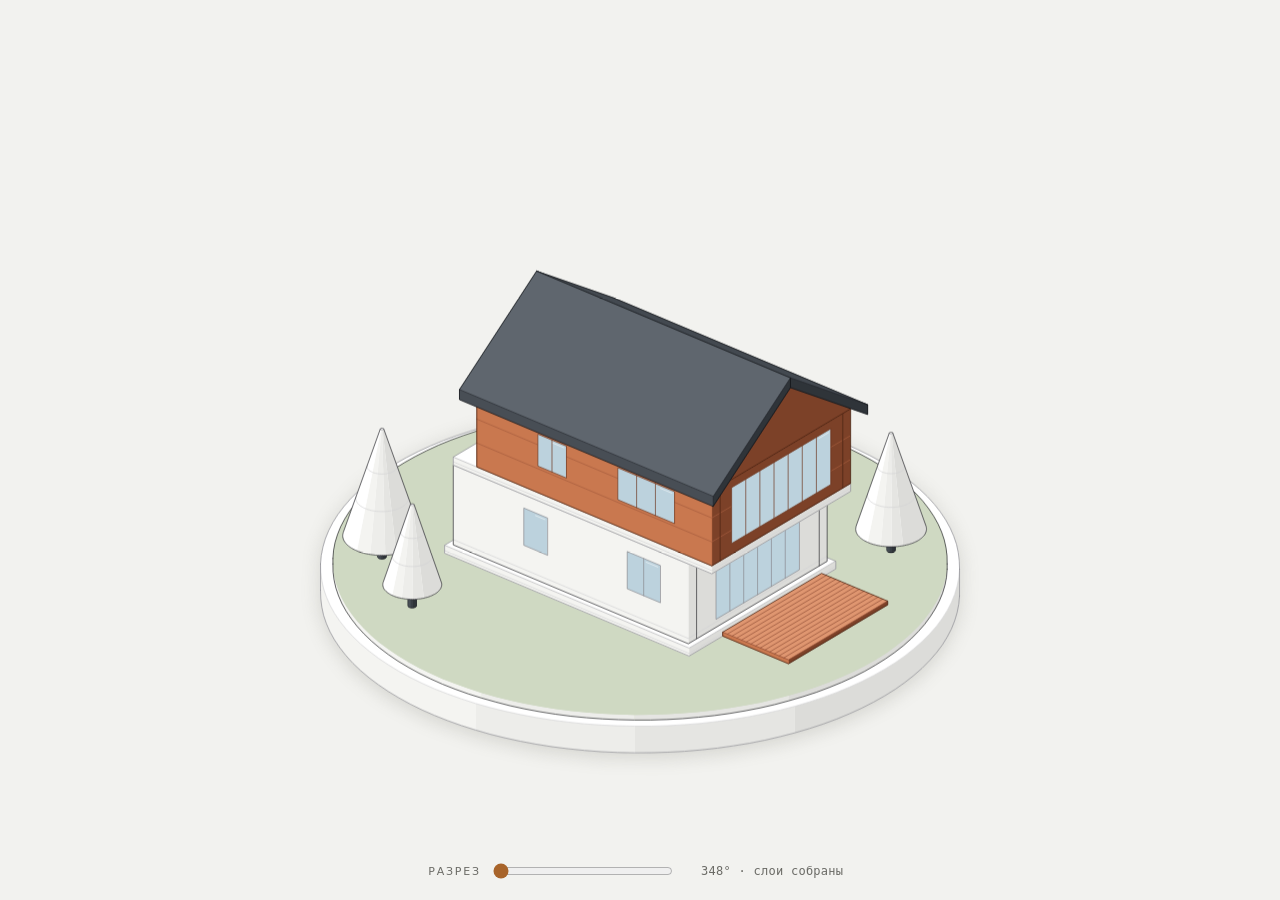
<file: house/house.html>
<!doctype html><html lang="ru"><head><meta charset="utf-8"><meta name="viewport" content="width=device-width, initial-scale=1"><title>АДБ Проект-5 — анатомия дома</title><style>
.iso{
  --anatomy-page:#0b0b0b;--anatomy-card:#131313;--anatomy-text:#a3a3a3;--anatomy-strong:#e6e6e6;--anatomy-muted:#6e6e6e;
  --anatomy-paper:#131313;--anatomy-face:#1b1b1b;--anatomy-top:#1c1c1c;
  --anatomy-shade-0:#0f0f0f;--anatomy-shade-1:#121212;--anatomy-shade-2:#151515;--anatomy-shade-3:#181818;
  --anatomy-lit-top:#262626;--anatomy-lit-shade:#1d1d1d;
  --anatomy-hi:#d4d4d4;--anatomy-mid:#6a6a6a;--anatomy-lo:#3e3e3e;--anatomy-faint:#2a2a2a;--anatomy-lit:#ffffff;
  --anatomy-halo:#050505;--anatomy-halo-opacity:.9;--anatomy-dot:#e6e6e6;
  --anatomy-red:#ff6b6b;--anatomy-green:#6be0a0;--anatomy-blue:#6b9bff;
  --anatomy-weight:.6px;--anatomy-ease:cubic-bezier(.32,.72,0,1);
  --anatomy-mono:ui-monospace,"SF Mono",Menlo,Consolas,monospace;
  --anatomy-lift:inset 0 1px 0 0 #ffffff0a,inset 0 0 0 1px #ffffff06,0 0 0 1px #00000026,0 1px 1px -.5px #00000014,0 3px 3px -1.5px #00000014,0 6px 6px -3px #00000014,0 12px 12px -6px #00000014;
}
.iso[data-theme="light"]{
  --anatomy-page:#f2f2ef;--anatomy-card:#fbfbfa;--anatomy-text:#57575a;--anatomy-strong:#18181a;--anatomy-muted:#8c8c90;
  --anatomy-paper:#fbfbfa;--anatomy-face:#ffffff;--anatomy-top:#ffffff;
  --anatomy-shade-0:#dcdcd9;--anatomy-shade-1:#e5e5e2;--anatomy-shade-2:#ededea;--anatomy-shade-3:#f4f4f1;
  --anatomy-lit-top:#ffffff;--anatomy-lit-shade:#eeeeeb;
  --anatomy-hi:#26262a;--anatomy-mid:#8a8a8f;--anatomy-lo:#b4b4b8;--anatomy-faint:#d4d4d6;--anatomy-lit:#000000;
  --anatomy-halo:#8a8a80;--anatomy-halo-opacity:.32;--anatomy-dot:#3a3a3e;
  --anatomy-red:#e5484d;--anatomy-green:#30a46c;--anatomy-blue:#3e63dd;
  --anatomy-lift:inset 0 1px 0 0 #ffffff,0 0 0 1px #0000000f,0 1px 1px -.5px #0000000a,0 3px 3px -1.5px #0000000a,0 6px 6px -3px #0000000a,0 12px 12px -6px #0000000a;
}
.iso-svg{display:block;width:100%;height:auto;overflow:visible}
.iso-svg path,.iso-svg circle{vector-effect:non-scaling-stroke}
.iso-fill{fill:var(--anatomy-paper);stroke:none}
.iso-solid[data-lit]>.iso-fill{fill:var(--anatomy-face)}
.iso-shade,.iso-top{stroke:none}
.iso-shade[data-shade="0"]{fill:var(--anatomy-shade-0)}
.iso-shade[data-shade="1"]{fill:var(--anatomy-shade-1)}
.iso-shade[data-shade="2"]{fill:var(--anatomy-shade-2)}
.iso-shade[data-shade="3"]{fill:var(--anatomy-shade-3)}
.iso-top{fill:var(--anatomy-top)}
.iso-solid[data-lit]>.iso-top{fill:var(--anatomy-lit-top)}
.iso-solid[data-lit]>.iso-shade{fill:var(--anatomy-lit-shade)}
.iso-solid[data-seamless]>.iso-shade,.iso-solid[data-seamless]>.iso-top{stroke-width:.4;stroke-linejoin:round}
.iso-solid[data-seamless]>.iso-shade[data-shade="0"]{stroke:var(--anatomy-shade-0)}
.iso-solid[data-seamless]>.iso-shade[data-shade="1"]{stroke:var(--anatomy-shade-1)}
.iso-solid[data-seamless]>.iso-shade[data-shade="2"]{stroke:var(--anatomy-shade-2)}
.iso-solid[data-seamless]>.iso-shade[data-shade="3"]{stroke:var(--anatomy-shade-3)}
.iso-solid[data-seamless]>.iso-top{stroke:var(--anatomy-top)}
.iso-solid[data-seamless][data-lit]>.iso-top{stroke:var(--anatomy-lit-top)}
.iso-solid[data-seamless][data-lit]>.iso-shade{stroke:var(--anatomy-lit-shade)}
.iso-solid[data-lit]>.iso-edge{stroke:var(--anatomy-lit)}
.iso-halo{fill:var(--anatomy-halo);stroke:none;filter:blur(9px);opacity:var(--anatomy-halo-opacity);transform:translateY(3px)}
.iso-line{fill:none;stroke:var(--anatomy-lo);stroke-width:var(--anatomy-weight);stroke-linecap:round;stroke-linejoin:round}
.iso-line[data-tone="hi"]{stroke:var(--anatomy-hi)}
.iso-line[data-tone="mid"]{stroke:var(--anatomy-mid)}
.iso-line[data-tone="lo"]{stroke:var(--anatomy-lo)}
.iso-line[data-tone="faint"]{stroke:var(--anatomy-faint)}
.iso-line[data-tone="lit"]{stroke:var(--anatomy-lit)}
.iso-line[data-tone="red"]{stroke:var(--anatomy-red)}
.iso-line[data-tone="green"]{stroke:var(--anatomy-green)}
.iso-line[data-tone="blue"]{stroke:var(--anatomy-blue)}
.iso-line[data-dotted]{stroke-dasharray:.01 3.5;stroke-width:1}
.iso-line[data-dashed]{stroke-dasharray:3 3}
.iso-line[data-flow]{stroke-dasharray:2 6}
.iso-wire-end{fill:var(--anatomy-paper);stroke:var(--anatomy-lo);stroke-width:var(--anatomy-weight)}
.iso-wire[data-tone="hi"] .iso-wire-end{stroke:var(--anatomy-hi)}
.iso-wire[data-tone="mid"] .iso-wire-end{stroke:var(--anatomy-mid)}
.iso-wire[data-tone="faint"] .iso-wire-end{stroke:var(--anatomy-faint)}
.iso-wire[data-tone="lit"] .iso-wire-end{stroke:var(--anatomy-lit)}
.iso-dots circle{fill:var(--anatomy-dot);stroke:none;opacity:.32}
.iso-dots[data-tone="hi"] circle{opacity:.85}
.iso-dots[data-tone="mid"] circle{opacity:.45}
.iso-dots[data-tone="lo"] circle{opacity:.22}
.iso-dots[data-tone="faint"] circle{opacity:.12}
.iso-face-text{fill:var(--anatomy-mid);font-family:var(--anatomy-mono);letter-spacing:.04em}
.iso-face-text[data-tone="hi"]{fill:var(--anatomy-hi)}
.iso-face-text[data-tone="lo"]{fill:var(--anatomy-lo)}
.iso-face-text[data-tone="faint"]{fill:var(--anatomy-faint)}
.tb-body{fill:var(--anatomy-shade-2);stroke:none}
.tb-shine{fill:var(--anatomy-top);stroke:none}
.tb-shade{fill:var(--anatomy-shade-0);stroke:none}
.tb-ring{fill:none;stroke:var(--anatomy-lo);stroke-width:.45;stroke-linecap:butt;stroke-linejoin:round}
.tb-ring[data-tone="mid"]{stroke:var(--anatomy-mid)}
.tb-ring[data-tone="faint"]{stroke:var(--anatomy-faint)}
.tb-ring[data-tone="hi"]{stroke:var(--anatomy-hi)}
@keyframes iso-flow{to{stroke-dashoffset:-32}}
@keyframes iso-pulse{0%,100%{opacity:.18}12%{opacity:1}40%{opacity:.18}}
.iso-line[data-flow]{animation:iso-flow 1600ms linear infinite}
.iso-dots circle[data-pulse]{animation:iso-pulse 1600ms steps(1,end) infinite;animation-delay:var(--pulse-at,0ms)}
.iso-figure{margin:32px 0 36px}
.iso-plate{position:relative;padding:52px 24px;border-radius:0;background:var(--anatomy-card);box-shadow:0 0 0 1px var(--anatomy-mid);--anatomy-paper:var(--anatomy-card)}
.iso-plate-corners{position:absolute;inset:18px 20px;pointer-events:none}
.iso-plate-corner{position:absolute;color:var(--anatomy-muted);font-family:var(--anatomy-mono);font-size:10.5px;line-height:1;letter-spacing:.04em;white-space:nowrap}
.iso-plate-corner[data-corner="fig"]{top:0;left:0;color:var(--anatomy-text)}
.iso-plate-corner[data-corner="title"]{top:0;right:0;text-transform:uppercase;letter-spacing:.1em}
.iso-plate-corner[data-corner="hint"]{bottom:0;left:0;text-transform:uppercase;letter-spacing:.1em}
.iso-plate-corner[data-corner="readout"]{right:0;bottom:0;color:var(--anatomy-text);font-variant-numeric:tabular-nums}
.iso-plate .iso-svg{margin:0 auto}
.iso-legend{display:grid;gap:8px;margin-top:12px;color:var(--anatomy-muted);font-size:13px;line-height:1.55}
.iso-keys{display:flex;flex-wrap:wrap;gap:6px 18px}
.iso-key{display:inline-flex;align-items:center;gap:7px}
.iso-swatch{width:16px;height:10px;flex:none;overflow:visible}
.iso-swatch path{fill:none;stroke:var(--anatomy-hi);stroke-width:1;vector-effect:non-scaling-stroke;stroke-linejoin:round;stroke-linecap:round}
.iso-swatch[data-mark="raised"] path,.iso-swatch[data-mark="flat"] path{stroke:var(--anatomy-mid)}
.iso-swatch[data-mark="lit"] path{stroke:var(--anatomy-lit)}
.iso-swatch[data-mark="dim"] path{stroke:var(--anatomy-lo)}
.iso-swatch[data-mark="dotted"] path{stroke-dasharray:.01 3;stroke-width:1.4}
.iso-swatch[data-mark="dashed"] path{stroke-dasharray:3 2.5}
.iso-swatch[data-mark="red"] path{stroke:var(--anatomy-red)}
.iso-swatch[data-mark="green"] path{stroke:var(--anatomy-green)}
.iso-swatch[data-mark="blue"] path{stroke:var(--anatomy-blue)}
.iso-swatch-crease{stroke:var(--anatomy-lo)!important}
@media (max-width:560px){.iso-plate{padding:48px 12px 70px}.iso-plate-corner[data-corner="hint"]{bottom:18px}}
@media (prefers-reduced-motion:reduce){.iso-line[data-flow],.iso-dots circle[data-pulse]{animation:none}}
.iso-live{--tn-0:var(--anatomy-shade-0);--tn-1:var(--anatomy-shade-1);--tn-2:var(--anatomy-shade-2);--tn-3:var(--anatomy-shade-3);--tn-4:var(--anatomy-top)}
.iso-live [data-mat]{--tn-0:var(--anatomy-shade-0);--tn-1:var(--anatomy-shade-1);--tn-2:var(--anatomy-shade-2);--tn-3:var(--anatomy-shade-3);--tn-4:var(--anatomy-top)}
.iso-live [data-lit]{--tn-0:var(--anatomy-lit-shade);--tn-1:var(--anatomy-lit-shade);--tn-2:var(--anatomy-lit-shade);--tn-3:var(--anatomy-lit-shade);--tn-4:var(--anatomy-lit-top)}
.iso-tn{stroke-width:.4;stroke-linejoin:round;--ta:var(--tn-0);--tb:var(--tn-1);fill:color-mix(in srgb,var(--ta) calc(100% - var(--f,0) * 100%),var(--tb));stroke:color-mix(in srgb,var(--ta) calc(100% - var(--f,0) * 100%),var(--tb))}
.iso-tn[data-b="1"]{--ta:var(--tn-1);--tb:var(--tn-2)}
.iso-tn[data-b="2"]{--ta:var(--tn-2);--tb:var(--tn-3)}
.iso-tn[data-b="3"]{--ta:var(--tn-3);--tb:var(--tn-4)}
[data-mat="gold"]{--anatomy-paper:#3f3521;--anatomy-face:#4b3f28;--anatomy-top:#5a4c31;--anatomy-shade-0:#2b2416;--anatomy-shade-1:#352c1b;--anatomy-shade-2:#3f3521;--anatomy-shade-3:#4b3f28;--anatomy-lit-top:#6a5a3b;--anatomy-lit-shade:#4f4329;--anatomy-hi:#e6d2a3;--anatomy-mid:#8a7550;--anatomy-lo:#5e4e33;--anatomy-faint:#463a26;--anatomy-dot:#e6d2a3;--anatomy-lit:#fff3d6;--mat-body:#4a3e27;--mat-shine:#8c7853;--mat-shade:#251f13;--mat-edge:#e6d2a3}
.iso[data-theme="light"] [data-mat="gold"]{--anatomy-paper:#d3bb88;--anatomy-face:#e4d2a8;--anatomy-top:#f1e5c6;--anatomy-shade-0:#a1844f;--anatomy-shade-1:#bc9f69;--anatomy-shade-2:#d3bb88;--anatomy-shade-3:#e4d2a8;--anatomy-lit-top:#f8efd8;--anatomy-lit-shade:#dfcb9c;--anatomy-hi:#4b3920;--anatomy-mid:#86693f;--anatomy-lo:#a98c5b;--anatomy-faint:#c1a676;--anatomy-dot:#4a381f;--anatomy-lit:#2a1d0c;--mat-body:#cdb07a;--mat-shine:#f3e8cc;--mat-shade:#8e7044;--mat-edge:#4b3920}
.iso[data-theme="dark"] [data-mat="gold"]{--anatomy-paper:#3f3521;--anatomy-face:#4b3f28;--anatomy-top:#5a4c31;--anatomy-shade-0:#2b2416;--anatomy-shade-1:#352c1b;--anatomy-shade-2:#3f3521;--anatomy-shade-3:#4b3f28;--anatomy-lit-top:#6a5a3b;--anatomy-lit-shade:#4f4329;--anatomy-hi:#e6d2a3;--anatomy-mid:#8a7550;--anatomy-lo:#5e4e33;--anatomy-faint:#463a26;--anatomy-dot:#e6d2a3;--anatomy-lit:#fff3d6;--mat-body:#4a3e27;--mat-shine:#8c7853;--mat-shade:#251f13;--mat-edge:#e6d2a3}
[data-mat="chrome"]{--anatomy-paper:#2a2e32;--anatomy-face:#4a5056;--anatomy-top:#6e757c;--anatomy-shade-0:#2e3236;--anatomy-shade-1:#24272b;--anatomy-shade-2:#1a1d20;--anatomy-shade-3:#4a5056;--anatomy-lit-top:#848b92;--anatomy-lit-shade:#3a3f44;--anatomy-hi:#dfe3e7;--anatomy-mid:#7c838a;--anatomy-lo:#4d5359;--anatomy-faint:#363b40;--anatomy-dot:#e4e7ea;--anatomy-lit:#ffffff;--mat-body:#34393e;--mat-shine:#9aa1a8;--mat-shade:#16191b;--mat-edge:#dfe3e7}
.iso[data-theme="light"] [data-mat="chrome"]{--anatomy-paper:#8e959c;--anatomy-face:#c3c8cd;--anatomy-top:#f7f8f9;--anatomy-shade-0:#a2a9b0;--anatomy-shade-1:#6f767d;--anatomy-shade-2:#454b52;--anatomy-shade-3:#cacfd4;--anatomy-lit-top:#ffffff;--anatomy-lit-shade:#bcc2c8;--anatomy-hi:#202428;--anatomy-mid:#585e65;--anatomy-lo:#878d94;--anatomy-faint:#a9afb5;--anatomy-dot:#2a2e33;--anatomy-lit:#000000;--mat-body:#8b9299;--mat-shine:#fbfcfd;--mat-shade:#3c4248;--mat-edge:#202428}
.iso[data-theme="dark"] [data-mat="chrome"]{--anatomy-paper:#2a2e32;--anatomy-face:#4a5056;--anatomy-top:#6e757c;--anatomy-shade-0:#2e3236;--anatomy-shade-1:#24272b;--anatomy-shade-2:#1a1d20;--anatomy-shade-3:#4a5056;--anatomy-lit-top:#848b92;--anatomy-lit-shade:#3a3f44;--anatomy-hi:#dfe3e7;--anatomy-mid:#7c838a;--anatomy-lo:#4d5359;--anatomy-faint:#363b40;--anatomy-dot:#e4e7ea;--anatomy-lit:#ffffff;--mat-body:#34393e;--mat-shine:#9aa1a8;--mat-shade:#16191b;--mat-edge:#dfe3e7}
[data-mat="steel"]{--anatomy-paper:#2c3034;--anatomy-face:#34393d;--anatomy-top:#3e4348;--anatomy-shade-0:#1f2225;--anatomy-shade-1:#25292c;--anatomy-shade-2:#2c3034;--anatomy-shade-3:#34393d;--anatomy-lit-top:#4a5056;--anatomy-lit-shade:#33383c;--anatomy-hi:#d0d4d8;--anatomy-mid:#727980;--anatomy-lo:#4a5056;--anatomy-faint:#33383d;--anatomy-dot:#d8dce0;--anatomy-lit:#ffffff;--mat-body:#30353a;--mat-shine:#5c6369;--mat-shade:#1a1d20;--mat-edge:#d0d4d8}
.iso[data-theme="light"] [data-mat="steel"]{--anatomy-paper:#b8bdc1;--anatomy-face:#cdd1d4;--anatomy-top:#e5e8ea;--anatomy-shade-0:#8f959b;--anatomy-shade-1:#a4aaaf;--anatomy-shade-2:#b8bdc1;--anatomy-shade-3:#cdd1d4;--anatomy-lit-top:#f1f3f4;--anatomy-lit-shade:#c6cacd;--anatomy-hi:#2b2f33;--anatomy-mid:#6b7177;--anatomy-lo:#959ba1;--anatomy-faint:#aeb3b8;--anatomy-dot:#33373b;--anatomy-lit:#000000;--mat-body:#b3b8bd;--mat-shine:#eef0f2;--mat-shade:#7d8389;--mat-edge:#2b2f33}
.iso[data-theme="dark"] [data-mat="steel"]{--anatomy-paper:#2c3034;--anatomy-face:#34393d;--anatomy-top:#3e4348;--anatomy-shade-0:#1f2225;--anatomy-shade-1:#25292c;--anatomy-shade-2:#2c3034;--anatomy-shade-3:#34393d;--anatomy-lit-top:#4a5056;--anatomy-lit-shade:#33383c;--anatomy-hi:#d0d4d8;--anatomy-mid:#727980;--anatomy-lo:#4a5056;--anatomy-faint:#33383d;--anatomy-dot:#d8dce0;--anatomy-lit:#ffffff;--mat-body:#30353a;--mat-shine:#5c6369;--mat-shade:#1a1d20;--mat-edge:#d0d4d8}
[data-mat="gunmetal"]{--anatomy-paper:#1d2125;--anatomy-face:#22272b;--anatomy-top:#2a2f34;--anatomy-shade-0:#15181b;--anatomy-shade-1:#191c20;--anatomy-shade-2:#1d2125;--anatomy-shade-3:#22272b;--anatomy-lit-top:#323840;--anatomy-lit-shade:#20252a;--anatomy-hi:#a9b0b7;--anatomy-mid:#5c636a;--anatomy-lo:#3a4046;--anatomy-faint:#2a2f34;--anatomy-dot:#b8bec4;--anatomy-lit:#ffffff;--mat-body:#1f2327;--mat-shine:#3a4046;--mat-shade:#111316;--mat-edge:#a9b0b7}
.iso[data-theme="light"] [data-mat="gunmetal"]{--anatomy-paper:#444a51;--anatomy-face:#50575e;--anatomy-top:#5f666e;--anatomy-shade-0:#2f3439;--anatomy-shade-1:#393f45;--anatomy-shade-2:#444a51;--anatomy-shade-3:#50575e;--anatomy-lit-top:#6d757d;--anatomy-lit-shade:#4b5258;--anatomy-hi:#0f1113;--anatomy-mid:#1d2125;--anatomy-lo:#272b30;--anatomy-faint:#30353a;--anatomy-dot:#b0b5ba;--anatomy-lit:#000000;--mat-body:#3d4349;--mat-shine:#6e757c;--mat-shade:#24282c;--mat-edge:#0f1113}
.iso[data-theme="dark"] [data-mat="gunmetal"]{--anatomy-paper:#1d2125;--anatomy-face:#22272b;--anatomy-top:#2a2f34;--anatomy-shade-0:#15181b;--anatomy-shade-1:#191c20;--anatomy-shade-2:#1d2125;--anatomy-shade-3:#22272b;--anatomy-lit-top:#323840;--anatomy-lit-shade:#20252a;--anatomy-hi:#a9b0b7;--anatomy-mid:#5c636a;--anatomy-lo:#3a4046;--anatomy-faint:#2a2f34;--anatomy-dot:#b8bec4;--anatomy-lit:#ffffff;--mat-body:#1f2327;--mat-shine:#3a4046;--mat-shade:#111316;--mat-edge:#a9b0b7}
[data-mat="rubber"]{--anatomy-paper:#121213;--anatomy-face:#161618;--anatomy-top:#1c1c1f;--anatomy-shade-0:#0c0c0d;--anatomy-shade-1:#0f0f10;--anatomy-shade-2:#121213;--anatomy-shade-3:#161618;--anatomy-lit-top:#232327;--anatomy-lit-shade:#141416;--anatomy-hi:#8c8e92;--anatomy-mid:#4a4c50;--anatomy-lo:#2c2d30;--anatomy-faint:#1f2023;--anatomy-dot:#9a9ca0;--anatomy-lit:#ffffff;--mat-body:#131315;--mat-shine:#2b2c30;--mat-shade:#0a0a0b;--mat-edge:#8c8e92}
.iso[data-theme="light"] [data-mat="rubber"]{--anatomy-paper:#2a2b2e;--anatomy-face:#34363a;--anatomy-top:#46484d;--anatomy-shade-0:#1b1c1e;--anatomy-shade-1:#222326;--anatomy-shade-2:#2a2b2e;--anatomy-shade-3:#34363a;--anatomy-lit-top:#55575c;--anatomy-lit-shade:#2f3134;--anatomy-hi:#070708;--anatomy-mid:#111214;--anatomy-lo:#18191b;--anatomy-faint:#1f2023;--anatomy-dot:#6a6c70;--anatomy-lit:#000000;--mat-body:#27282b;--mat-shine:#5b5d62;--mat-shade:#121314;--mat-edge:#050506}
.iso[data-theme="dark"] [data-mat="rubber"]{--anatomy-paper:#121213;--anatomy-face:#161618;--anatomy-top:#1c1c1f;--anatomy-shade-0:#0c0c0d;--anatomy-shade-1:#0f0f10;--anatomy-shade-2:#121213;--anatomy-shade-3:#161618;--anatomy-lit-top:#232327;--anatomy-lit-shade:#141416;--anatomy-hi:#8c8e92;--anatomy-mid:#4a4c50;--anatomy-lo:#2c2d30;--anatomy-faint:#1f2023;--anatomy-dot:#9a9ca0;--anatomy-lit:#ffffff;--mat-body:#131315;--mat-shine:#2b2c30;--mat-shade:#0a0a0b;--mat-edge:#8c8e92}
[data-mat="brass"]{--anatomy-paper:#3d3017;--anatomy-face:#49391c;--anatomy-top:#574523;--anatomy-shade-0:#2a210f;--anatomy-shade-1:#332813;--anatomy-shade-2:#3d3017;--anatomy-shade-3:#49391c;--anatomy-lit-top:#66522b;--anatomy-lit-shade:#45371b;--anatomy-hi:#e9cf8a;--anatomy-mid:#8e7438;--anatomy-lo:#5e4c25;--anatomy-faint:#44371c;--anatomy-dot:#e9cf8a;--anatomy-lit:#fff0c8;--mat-body:#433419;--mat-shine:#8a6f36;--mat-shade:#21190b;--mat-edge:#e9cf8a}
.iso[data-theme="light"] [data-mat="brass"]{--anatomy-paper:#bd9646;--anatomy-face:#d2ad5b;--anatomy-top:#e6c87e;--anatomy-shade-0:#8a6a2c;--anatomy-shade-1:#a47f38;--anatomy-shade-2:#bd9646;--anatomy-shade-3:#d2ad5b;--anatomy-lit-top:#f0d796;--anatomy-lit-shade:#c8a252;--anatomy-hi:#3f2e0e;--anatomy-mid:#765a24;--anatomy-lo:#9a7a3c;--anatomy-faint:#b08c46;--anatomy-dot:#3a2a0c;--anatomy-lit:#1f1606;--mat-body:#b8913f;--mat-shine:#efd795;--mat-shade:#7d5f26;--mat-edge:#3f2e0e}
.iso[data-theme="dark"] [data-mat="brass"]{--anatomy-paper:#3d3017;--anatomy-face:#49391c;--anatomy-top:#574523;--anatomy-shade-0:#2a210f;--anatomy-shade-1:#332813;--anatomy-shade-2:#3d3017;--anatomy-shade-3:#49391c;--anatomy-lit-top:#66522b;--anatomy-lit-shade:#45371b;--anatomy-hi:#e9cf8a;--anatomy-mid:#8e7438;--anatomy-lo:#5e4c25;--anatomy-faint:#44371c;--anatomy-dot:#e9cf8a;--anatomy-lit:#fff0c8;--mat-body:#433419;--mat-shine:#8a6f36;--mat-shade:#21190b;--mat-edge:#e9cf8a}
[data-mat="copper"]{--anatomy-paper:#3d1f13;--anatomy-face:#492617;--anatomy-top:#582e1c;--anatomy-shade-0:#2a160d;--anatomy-shade-1:#331a10;--anatomy-shade-2:#3d1f13;--anatomy-shade-3:#492617;--anatomy-lit-top:#673722;--anatomy-lit-shade:#432215;--anatomy-hi:#eaa985;--anatomy-mid:#8f5236;--anatomy-lo:#5f3624;--anatomy-faint:#45271a;--anatomy-dot:#eaa985;--anatomy-lit:#ffe0cc;--mat-body:#42221a;--mat-shine:#8a4c31;--mat-shade:#1f0f08;--mat-edge:#eaa985}
.iso[data-theme="light"] [data-mat="copper"]{--anatomy-paper:#b3633e;--anatomy-face:#c9784f;--anatomy-top:#df9670;--anatomy-shade-0:#7c4128;--anatomy-shade-1:#9a5132;--anatomy-shade-2:#b3633e;--anatomy-shade-3:#c9784f;--anatomy-lit-top:#eaa985;--anatomy-lit-shade:#be6d46;--anatomy-hi:#3a1a0c;--anatomy-mid:#6e3820;--anatomy-lo:#925037;--anatomy-faint:#a65d3f;--anatomy-dot:#3a1a0c;--anatomy-lit:#1c0b04;--mat-body:#ad5f3b;--mat-shine:#f0b896;--mat-shade:#6e3720;--mat-edge:#3a1a0c}
.iso[data-theme="dark"] [data-mat="copper"]{--anatomy-paper:#3d1f13;--anatomy-face:#492617;--anatomy-top:#582e1c;--anatomy-shade-0:#2a160d;--anatomy-shade-1:#331a10;--anatomy-shade-2:#3d1f13;--anatomy-shade-3:#492617;--anatomy-lit-top:#673722;--anatomy-lit-shade:#432215;--anatomy-hi:#eaa985;--anatomy-mid:#8f5236;--anatomy-lo:#5f3624;--anatomy-faint:#45271a;--anatomy-dot:#eaa985;--anatomy-lit:#ffe0cc;--mat-body:#42221a;--mat-shine:#8a4c31;--mat-shade:#1f0f08;--mat-edge:#eaa985}
[data-mat] .tb-body{fill:var(--mat-body)}
[data-mat] .tb-shine{fill:var(--mat-shine)}
[data-mat] .tb-shade{fill:var(--mat-shade)}
[data-mat] .tb-edge{stroke:var(--mat-edge)}
.tb[data-hue="red"]{--tb-ink:var(--anatomy-red)}
.tb[data-hue="green"]{--tb-ink:var(--anatomy-green)}
.tb[data-hue="blue"]{--tb-ink:var(--anatomy-blue)}
.tb[data-hue] .tb-body{fill:color-mix(in srgb,var(--tb-ink) 54%,var(--anatomy-shade-2))}
.tb[data-hue] .tb-shine{fill:color-mix(in srgb,var(--tb-ink) 16%,var(--anatomy-top))}
.tb[data-hue] .tb-shade{fill:color-mix(in srgb,var(--tb-ink) 30%,var(--anatomy-hi))}
.tb[data-hue] .tb-edge{stroke:color-mix(in srgb,var(--tb-ink) 38%,var(--anatomy-hi))}
.tb[data-hue][data-mat] .tb-body{fill:color-mix(in srgb,var(--tb-ink) 62%,var(--mat-body))}
.tb[data-hue][data-mat] .tb-shine{fill:color-mix(in srgb,var(--tb-ink) 22%,var(--mat-shine))}
.tb[data-hue][data-mat] .tb-shade{fill:color-mix(in srgb,var(--tb-ink) 46%,var(--mat-shade))}
.tb[data-hue][data-mat] .tb-edge{stroke:color-mix(in srgb,var(--tb-ink) 30%,var(--mat-edge))}
.iso-turn{position:relative}
.iso-turn>.iso-layer{position:absolute;inset:0;width:100%;height:100%;pointer-events:none}
html,body{margin:0;height:100%;background:transparent}
.hx{--hx-glass:#1d2a33;--hx-glint:#9fd3ff;--hx-pipe:#e0794a;--hx-solar:#14202c;--hx-lawn:#25301f;--hx-ui:#e6e6e6;--hx-ui-dim:#8a8a8a;--hx-track:#3a3a3a;--hx-accent:#d9a066;background:transparent;font-family:"Inter",system-ui,-apple-system,"Segoe UI",sans-serif}
.hx[data-theme="light"]{--hx-glass:#bcd2dd;--hx-glint:#ffffff;--hx-pipe:#c4552a;--hx-solar:#2b3d52;--hx-lawn:#cfd9c2;--hx-ui:#1b1b19;--hx-ui-dim:#6b6b66;--hx-track:#cfcfc8;--hx-accent:#a8642a}
.hx[data-standalone]{background:var(--anatomy-page)}
.hx-main{position:relative;box-sizing:border-box;height:100%;display:flex;flex-direction:column;align-items:center;justify-content:center;padding:8px}
.hx-stage{position:relative;width:min(100%,calc((100vh - 64px)));aspect-ratio:1/1;cursor:grab;touch-action:pan-y;transform-origin:50% 78%;will-change:transform;outline:none;user-select:none;-webkit-user-select:none}
.hx[data-ui="0"] .hx-stage{width:min(100%,calc(100vh - 16px))}
.hx-stage[data-drag]{cursor:grabbing}
.hx-stage:focus-visible{outline:1px dashed var(--hx-accent);outline-offset:6px;border-radius:8px}
.hx-stage>.iso-svg{position:absolute;inset:0;width:100%;height:100%}
.hx-glass{fill:var(--hx-glass);stroke:none}
.hx-glint{fill:none;stroke:var(--hx-glint);stroke-width:.8px;opacity:.55;vector-effect:non-scaling-stroke;stroke-linecap:round}
.hx-pipe{fill:none;stroke:var(--hx-pipe);stroke-width:1.1px;vector-effect:non-scaling-stroke;stroke-linejoin:round;stroke-linecap:round}
.hx-solar{fill:var(--hx-solar);stroke:none}
.hx-lawn .iso-top,.hx-lawn .iso-fill{fill:var(--hx-lawn)}
.hx-ui{display:flex;align-items:center;gap:18px;flex-wrap:wrap;justify-content:center;margin-top:6px;color:var(--hx-ui);font-size:13px;letter-spacing:.02em}
.hx[data-ui="0"] .hx-ui{display:none}
.hx-cut{display:flex;align-items:center;gap:10px;text-transform:uppercase;font-size:11px;letter-spacing:.16em;color:var(--hx-ui-dim)}
.hx-cut input{width:180px;accent-color:var(--hx-accent)}
.hx-readout{font-family:ui-monospace,"JetBrains Mono",Menlo,monospace;font-size:12px;color:var(--hx-ui-dim);min-width:22ch;text-align:center}
@media (max-width:520px){.hx-cut input{width:130px}}
</style></head><body class="iso hx" data-theme="dark"><main class="hx-main"><div class="iso-stage iso-turn hx-stage" tabindex="0" role="slider" aria-label="Макет дома: перетащите, чтобы повернуть; стрелки вверх и вниз раскладывают дом на слои" aria-valuemin="0" aria-valuemax="359" aria-valuenow="0" aria-valuetext="поворот 0°"><svg xmlns="http://www.w3.org/2000/svg" class="iso-svg" viewBox="0 0 760 760" role="img" aria-label="Изометрический макет частного дома на круглом подиуме: фундаментная плита, первый этаж с гостиной и лестницей, перекрытие с тёплым полом, второй этаж в деревянной облицовке и двускатная кровля с солнечными панелями."><path class="iso-halo" d="M130.3 605.2L131.5 580.7L142.2 556.7L162.1 534.3L190.3 514.2L225.8 497.3L267.3 484.2L313.1 475.3L361.4 471.1L410.5 471.7L458.4 477.1L503.3 487L543.4 501.1L577.3 518.9L603.6 539.6L621.3 562.5L629.7 586.7L629.7 607.5L628.5 632.1L617.8 656L597.9 678.5L569.7 698.5L534.2 715.5L492.7 728.6L446.9 737.5L398.6 741.7L349.5 741.1L301.6 735.7L256.7 725.8L216.6 711.7L182.7 693.9L156.4 673.2L138.7 650.3L130.3 626.1Z" style="filter:blur(8px)"/><g class="iso-solid"><path class="iso-fill" d="M129.6 593.8L130.2 587.2L131.5 580.7L133.4 574.2L136 567.8L139.3 561.4L143.2 555.2L147.8 549.1L153.1 543L158.9 537.2L165.4 531.5L172.4 525.9L180 520.6L188.2 515.5L196.9 510.6L206.1 505.9L215.7 501.5L225.8 497.3L236.4 493.4L247.3 489.8L258.6 486.5L270.2 483.4L282.2 480.7L294.4 478.3L306.8 476.2L319.4 474.5L332.2 473.1L345.2 472L358.2 471.2L371.3 470.8L384.4 470.8L397.5 471.1L410.5 471.7L423.5 472.7L436.3 474L449 475.6L461.5 477.6L473.8 479.9L485.8 482.5L497.6 485.4L509 488.6L520 492.2L530.7 496L541 500L550.8 504.4L560.1 509L569 513.8L577.3 518.9L585.1 524.1L592.3 529.6L599 535.3L605.1 541.1L610.5 547L615.3 553.1L619.5 559.4L623 565.7L625.8 572.1L628 578.5L629.4 585L630.2 591.6L630.4 598.1L630.4 619L629.8 625.5L628.5 632.1L626.6 638.5L624 645L620.7 651.3L616.8 657.6L612.2 663.7L606.9 669.7L601.1 675.6L594.6 681.3L587.6 686.8L580 692.2L571.8 697.3L563.1 702.2L553.9 706.9L544.3 711.3L534.2 715.5L523.6 719.4L512.7 723L501.4 726.3L489.8 729.3L477.8 732.1L465.6 734.5L453.2 736.5L440.6 738.3L427.8 739.7L414.8 740.8L401.8 741.5L388.7 741.9L375.6 742L362.5 741.7L349.5 741.1L336.5 740.1L323.7 738.8L311 737.2L298.5 735.2L286.2 732.9L274.2 730.3L262.4 727.4L251 724.1L240 720.6L229.3 716.8L219 712.7L209.2 708.4L199.9 703.8L191 698.9L182.7 693.9L174.9 688.6L167.7 683.2L161 677.5L154.9 671.7L149.5 665.7L144.7 659.6L140.5 653.4L137 647.1L134.2 640.7L132 634.2L130.6 627.7L129.8 621.2L129.6 614.6Z"/><path class="iso-shade" data-shade="0" d="M534.2 715.5L523.6 719.4L523.6 698.5L534.2 694.6ZM523.6 719.4L512.7 723L512.7 702.1L523.6 698.5ZM512.7 723L501.4 726.3L501.4 705.5L512.7 702.1ZM630.4 619L629.8 625.5L629.8 604.7L630.4 598.1ZM629.8 625.5L628.5 632.1L628.5 611.2L629.8 604.7ZM628.5 632.1L626.6 638.5L626.6 617.7L628.5 611.2ZM626.6 638.5L624 645L624 624.1L626.6 617.7ZM624 645L620.7 651.3L620.7 630.5L624 624.1ZM620.7 651.3L616.8 657.6L616.8 636.7L620.7 630.5ZM616.8 657.6L612.2 663.7L612.2 642.9L616.8 636.7ZM612.2 663.7L606.9 669.7L606.9 648.9L612.2 642.9ZM606.9 669.7L601.1 675.6L601.1 654.7L606.9 648.9ZM601.1 675.6L594.6 681.3L594.6 660.4L601.1 654.7ZM594.6 681.3L587.6 686.8L587.6 666L594.6 660.4ZM587.6 686.8L580 692.2L580 671.3L587.6 666ZM580 692.2L571.8 697.3L571.8 676.4L580 671.3ZM571.8 697.3L563.1 702.2L563.1 681.3L571.8 676.4ZM563.1 702.2L553.9 706.9L553.9 686L563.1 681.3ZM553.9 706.9L544.3 711.3L544.3 690.4L553.9 686ZM544.3 711.3L534.2 715.5L534.2 694.6L544.3 690.4Z"/><path class="iso-shade" data-shade="1" d="M501.4 726.3L489.8 729.3L489.8 708.5L501.4 705.5ZM489.8 729.3L477.8 732.1L477.8 711.2L489.8 708.5ZM477.8 732.1L465.6 734.5L465.6 713.6L477.8 711.2ZM465.6 734.5L453.2 736.5L453.2 715.7L465.6 713.6ZM453.2 736.5L440.6 738.3L440.6 717.4L453.2 715.7ZM440.6 738.3L427.8 739.7L427.8 718.9L440.6 717.4ZM427.8 739.7L414.8 740.8L414.8 719.9L427.8 718.9ZM414.8 740.8L401.8 741.5L401.8 720.7L414.8 719.9ZM401.8 741.5L388.7 741.9L388.7 721.1L401.8 720.7ZM388.7 741.9L375.6 742L375.6 721.1L388.7 721.1Z"/><path class="iso-shade" data-shade="2" d="M375.6 742L362.5 741.7L362.5 720.8L375.6 721.1ZM362.5 741.7L349.5 741.1L349.5 720.2L362.5 720.8ZM349.5 741.1L336.5 740.1L336.5 719.3L349.5 720.2ZM336.5 740.1L323.7 738.8L323.7 717.9L336.5 719.3ZM323.7 738.8L311 737.2L311 716.3L323.7 717.9ZM311 737.2L298.5 735.2L298.5 714.3L311 716.3ZM298.5 735.2L286.2 732.9L286.2 712L298.5 714.3ZM286.2 732.9L274.2 730.3L274.2 709.4L286.2 712ZM274.2 730.3L262.4 727.4L262.4 706.5L274.2 709.4ZM262.4 727.4L251 724.1L251 703.3L262.4 706.5Z"/><path class="iso-shade" data-shade="3" d="M251 724.1L240 720.6L240 699.7L251 703.3ZM240 720.6L229.3 716.8L229.3 695.9L240 699.7ZM229.3 716.8L219 712.7L219 691.9L229.3 695.9ZM219 712.7L209.2 708.4L209.2 687.5L219 691.9ZM209.2 708.4L199.9 703.8L199.9 682.9L209.2 687.5ZM199.9 703.8L191 698.9L191 678.1L199.9 682.9ZM191 698.9L182.7 693.9L182.7 673L191 678.1ZM182.7 693.9L174.9 688.6L174.9 667.8L182.7 673ZM174.9 688.6L167.7 683.2L167.7 662.3L174.9 667.8ZM167.7 683.2L161 677.5L161 656.7L167.7 662.3ZM161 677.5L154.9 671.7L154.9 650.8L161 656.7ZM154.9 671.7L149.5 665.7L149.5 644.9L154.9 650.8ZM149.5 665.7L144.7 659.6L144.7 638.8L149.5 644.9ZM144.7 659.6L140.5 653.4L140.5 632.6L144.7 638.8ZM140.5 653.4L137 647.1L137 626.2L140.5 632.6ZM137 647.1L134.2 640.7L134.2 619.8L137 626.2ZM134.2 640.7L132 634.2L132 613.4L134.2 619.8ZM132 634.2L130.6 627.7L130.6 606.9L132 613.4ZM130.6 627.7L129.8 621.2L129.8 600.3L130.6 606.9ZM129.8 621.2L129.6 614.6L129.6 593.8L129.8 600.3Z"/><path class="iso-top" d="M534.2 694.6L523.6 698.5L512.7 702.1L501.4 705.5L489.8 708.5L477.8 711.2L465.6 713.6L453.2 715.7L440.6 717.4L427.8 718.9L414.8 719.9L401.8 720.7L388.7 721.1L375.6 721.1L362.5 720.8L349.5 720.2L336.5 719.3L323.7 717.9L311 716.3L298.5 714.3L286.2 712L274.2 709.4L262.4 706.5L251 703.3L240 699.7L229.3 695.9L219 691.9L209.2 687.5L199.9 682.9L191 678.1L182.7 673L174.9 667.8L167.7 662.3L161 656.7L154.9 650.8L149.5 644.9L144.7 638.8L140.5 632.6L137 626.2L134.2 619.8L132 613.4L130.6 606.9L129.8 600.3L129.6 593.8L130.2 587.2L131.5 580.7L133.4 574.2L136 567.8L139.3 561.4L143.2 555.2L147.8 549.1L153.1 543L158.9 537.2L165.4 531.5L172.4 525.9L180 520.6L188.2 515.5L196.9 510.6L206.1 505.9L215.7 501.5L225.8 497.3L236.4 493.4L247.3 489.8L258.6 486.5L270.2 483.4L282.2 480.7L294.4 478.3L306.8 476.2L319.4 474.5L332.2 473.1L345.2 472L358.2 471.2L371.3 470.8L384.4 470.8L397.5 471.1L410.5 471.7L423.5 472.7L436.3 474L449 475.6L461.5 477.6L473.8 479.9L485.8 482.5L497.6 485.4L509 488.6L520 492.2L530.7 496L541 500L550.8 504.4L560.1 509L569 513.8L577.3 518.9L585.1 524.1L592.3 529.6L599 535.3L605.1 541.1L610.5 547L615.3 553.1L619.5 559.4L623 565.7L625.8 572.1L628 578.5L629.4 585L630.2 591.6L630.4 598.1L629.8 604.7L628.5 611.2L626.6 617.7L624 624.1L620.7 630.5L616.8 636.7L612.2 642.9L606.9 648.9L601.1 654.7L594.6 660.4L587.6 666L580 671.3L571.8 676.4L563.1 681.3L553.9 686L544.3 690.4Z"/><path class="iso-line iso-crease" data-tone="faint" d="M630.4 598.1L629.8 604.7L628.5 611.2L626.6 617.7L624 624.1L620.7 630.5L616.8 636.7L612.2 642.9L606.9 648.9L601.1 654.7L594.6 660.4L587.6 666L580 671.3L571.8 676.4L563.1 681.3L553.9 686L544.3 690.4L534.2 694.6L523.6 698.5L512.7 702.1L501.4 705.5L489.8 708.5L477.8 711.2L465.6 713.6L453.2 715.7L440.6 717.4L427.8 718.9L414.8 719.9L401.8 720.7L388.7 721.1L375.6 721.1L362.5 720.8L349.5 720.2L336.5 719.3L323.7 717.9L311 716.3L298.5 714.3L286.2 712L274.2 709.4L262.4 706.5L251 703.3L240 699.7L229.3 695.9L219 691.9L209.2 687.5L199.9 682.9L191 678.1L182.7 673L174.9 667.8L167.7 662.3L161 656.7L154.9 650.8L149.5 644.9L144.7 638.8L140.5 632.6L137 626.2L134.2 619.8L132 613.4L130.6 606.9L129.8 600.3L129.6 593.8"/><path class="iso-line iso-edge" data-tone="mid" d="M129.6 593.8L130.2 587.2L131.5 580.7L133.4 574.2L136 567.8L139.3 561.4L143.2 555.2L147.8 549.1L153.1 543L158.9 537.2L165.4 531.5L172.4 525.9L180 520.6L188.2 515.5L196.9 510.6L206.1 505.9L215.7 501.5L225.8 497.3L236.4 493.4L247.3 489.8L258.6 486.5L270.2 483.4L282.2 480.7L294.4 478.3L306.8 476.2L319.4 474.5L332.2 473.1L345.2 472L358.2 471.2L371.3 470.8L384.4 470.8L397.5 471.1L410.5 471.7L423.5 472.7L436.3 474L449 475.6L461.5 477.6L473.8 479.9L485.8 482.5L497.6 485.4L509 488.6L520 492.2L530.7 496L541 500L550.8 504.4L560.1 509L569 513.8L577.3 518.9L585.1 524.1L592.3 529.6L599 535.3L605.1 541.1L610.5 547L615.3 553.1L619.5 559.4L623 565.7L625.8 572.1L628 578.5L629.4 585L630.2 591.6L630.4 598.1M630.4 619L629.8 625.5L628.5 632.1L626.6 638.5L624 645L620.7 651.3L616.8 657.6L612.2 663.7L606.9 669.7L601.1 675.6L594.6 681.3L587.6 686.8L580 692.2L571.8 697.3L563.1 702.2L553.9 706.9L544.3 711.3L534.2 715.5L523.6 719.4L512.7 723L501.4 726.3L489.8 729.3L477.8 732.1L465.6 734.5L453.2 736.5L440.6 738.3L427.8 739.7L414.8 740.8L401.8 741.5L388.7 741.9L375.6 742L362.5 741.7L349.5 741.1L336.5 740.1L323.7 738.8L311 737.2L298.5 735.2L286.2 732.9L274.2 730.3L262.4 727.4L251 724.1L240 720.6L229.3 716.8L219 712.7L209.2 708.4L199.9 703.8L191 698.9L182.7 693.9L174.9 688.6L167.7 683.2L161 677.5L154.9 671.7L149.5 665.7L144.7 659.6L140.5 653.4L137 647.1L134.2 640.7L132 634.2L130.6 627.7L129.8 621.2L129.6 614.6M129.6 593.8L129.6 614.6M630.4 598.1L630.4 619"/></g><path class="iso-line" data-tone="lo" d="[object Object]"/><g class="hx-lawn"><g class="iso-solid"><path class="iso-fill" d="M139.3 589.7L139.8 583.4L141 577.1L142.9 570.9L145.4 564.7L148.6 558.6L152.4 552.6L156.8 546.7L161.8 540.9L167.4 535.3L173.6 529.8L180.4 524.5L187.7 519.3L195.6 514.4L203.9 509.7L212.8 505.2L222 500.9L231.8 496.9L241.9 493.2L252.4 489.7L263.3 486.5L274.5 483.6L285.9 481L297.7 478.7L309.6 476.7L321.8 475L334.1 473.6L346.5 472.6L359 471.9L371.6 471.5L384.2 471.4L396.8 471.7L409.3 472.3L421.8 473.2L434.2 474.5L446.4 476.1L458.4 478L470.2 480.2L481.8 482.7L493 485.5L504 488.6L514.6 492L524.9 495.6L534.8 499.6L544.2 503.7L553.2 508.2L561.7 512.8L569.7 517.7L577.2 522.7L584.2 528L590.6 533.4L596.4 539L601.6 544.7L606.2 550.6L610.2 556.6L613.6 562.7L616.3 568.8L618.4 575L619.8 581.3L620.6 587.6L620.7 593.9L620.7 598.1L620.2 604.4L619 610.6L617.1 616.9L614.6 623L611.4 629.1L607.6 635.1L603.2 641.1L598.2 646.8L592.6 652.5L586.4 658L579.6 663.3L572.3 668.4L564.4 673.3L556.1 678.1L547.2 682.6L538 686.8L528.2 690.8L518.1 694.6L507.6 698L496.7 701.2L485.5 704.2L474.1 706.8L462.3 709.1L450.4 711.1L438.2 712.8L425.9 714.1L413.5 715.2L401 715.9L388.4 716.3L375.8 716.3L363.2 716L350.7 715.4L338.2 714.5L325.8 713.3L313.6 711.7L301.6 709.8L289.8 707.6L278.2 705.1L267 702.2L256 699.1L245.4 695.8L235.1 692.1L225.2 688.2L215.8 684L206.8 679.6L198.3 674.9L190.3 670.1L182.8 665L175.8 659.7L169.4 654.3L163.6 648.7L158.4 643L153.8 637.1L149.8 631.2L146.4 625.1L143.7 618.9L141.6 612.7L140.2 606.4L139.4 600.2L139.3 593.9Z"/><path class="iso-shade" data-shade="0" d="M528.2 690.8L518.1 694.6L518.1 690.4L528.2 686.6ZM518.1 694.6L507.6 698L507.6 693.9L518.1 690.4ZM507.6 698L496.7 701.2L496.7 697.1L507.6 693.9ZM620.7 598.1L620.2 604.4L620.2 600.2L620.7 593.9ZM620.2 604.4L619 610.6L619 606.5L620.2 600.2ZM619 610.6L617.1 616.9L617.1 612.7L619 606.5ZM617.1 616.9L614.6 623L614.6 618.9L617.1 612.7ZM614.6 623L611.4 629.1L611.4 625L614.6 618.9ZM611.4 629.1L607.6 635.1L607.6 631L611.4 625ZM607.6 635.1L603.2 641.1L603.2 636.9L607.6 631ZM603.2 641.1L598.2 646.8L598.2 642.7L603.2 636.9ZM598.2 646.8L592.6 652.5L592.6 648.3L598.2 642.7ZM592.6 652.5L586.4 658L586.4 653.8L592.6 648.3ZM586.4 658L579.6 663.3L579.6 659.1L586.4 653.8ZM579.6 663.3L572.3 668.4L572.3 664.2L579.6 659.1ZM572.3 668.4L564.4 673.3L564.4 669.2L572.3 664.2ZM564.4 673.3L556.1 678.1L556.1 673.9L564.4 669.2ZM556.1 678.1L547.2 682.6L547.2 678.4L556.1 673.9ZM547.2 682.6L538 686.8L538 682.6L547.2 678.4ZM538 686.8L528.2 690.8L528.2 686.6L538 682.6Z"/><path class="iso-shade" data-shade="1" d="M496.7 701.2L485.5 704.2L485.5 700L496.7 697.1ZM485.5 704.2L474.1 706.8L474.1 702.6L485.5 700ZM474.1 706.8L462.3 709.1L462.3 704.9L474.1 702.6ZM462.3 709.1L450.4 711.1L450.4 706.9L462.3 704.9ZM450.4 711.1L438.2 712.8L438.2 708.6L450.4 706.9ZM438.2 712.8L425.9 714.1L425.9 710L438.2 708.6ZM425.9 714.1L413.5 715.2L413.5 711L425.9 710ZM413.5 715.2L401 715.9L401 711.7L413.5 711ZM401 715.9L388.4 716.3L388.4 712.1L401 711.7ZM388.4 716.3L375.8 716.3L375.8 712.2L388.4 712.1Z"/><path class="iso-shade" data-shade="2" d="M375.8 716.3L363.2 716L363.2 711.9L375.8 712.2ZM363.2 716L350.7 715.4L350.7 711.3L363.2 711.9ZM350.7 715.4L338.2 714.5L338.2 710.3L350.7 711.3ZM338.2 714.5L325.8 713.3L325.8 709.1L338.2 710.3ZM325.8 713.3L313.6 711.7L313.6 707.5L325.8 709.1ZM313.6 711.7L301.6 709.8L301.6 705.6L313.6 707.5ZM301.6 709.8L289.8 707.6L289.8 703.4L301.6 705.6ZM289.8 707.6L278.2 705.1L278.2 700.9L289.8 703.4ZM278.2 705.1L267 702.2L267 698.1L278.2 700.9ZM267 702.2L256 699.1L256 695L267 698.1Z"/><path class="iso-shade" data-shade="3" d="M256 699.1L245.4 695.8L245.4 691.6L256 695ZM245.4 695.8L235.1 692.1L235.1 687.9L245.4 691.6ZM235.1 692.1L225.2 688.2L225.2 684L235.1 687.9ZM225.2 688.2L215.8 684L215.8 679.8L225.2 684ZM215.8 684L206.8 679.6L206.8 675.4L215.8 679.8ZM206.8 679.6L198.3 674.9L198.3 670.8L206.8 675.4ZM198.3 674.9L190.3 670.1L190.3 665.9L198.3 670.8ZM190.3 670.1L182.8 665L182.8 660.8L190.3 665.9ZM182.8 665L175.8 659.7L175.8 655.6L182.8 660.8ZM175.8 659.7L169.4 654.3L169.4 650.1L175.8 655.6ZM169.4 654.3L163.6 648.7L163.6 644.6L169.4 650.1ZM163.6 648.7L158.4 643L158.4 638.8L163.6 644.6ZM158.4 643L153.8 637.1L153.8 633L158.4 638.8ZM153.8 637.1L149.8 631.2L149.8 627L153.8 633ZM149.8 631.2L146.4 625.1L146.4 620.9L149.8 627ZM146.4 625.1L143.7 618.9L143.7 614.8L146.4 620.9ZM143.7 618.9L141.6 612.7L141.6 608.5L143.7 614.8ZM141.6 612.7L140.2 606.4L140.2 602.3L141.6 608.5ZM140.2 606.4L139.4 600.2L139.4 596L140.2 602.3ZM139.4 600.2L139.3 593.9L139.3 589.7L139.4 596Z"/><path class="iso-top" d="M528.2 686.6L518.1 690.4L507.6 693.9L496.7 697.1L485.5 700L474.1 702.6L462.3 704.9L450.4 706.9L438.2 708.6L425.9 710L413.5 711L401 711.7L388.4 712.1L375.8 712.2L363.2 711.9L350.7 711.3L338.2 710.3L325.8 709.1L313.6 707.5L301.6 705.6L289.8 703.4L278.2 700.9L267 698.1L256 695L245.4 691.6L235.1 687.9L225.2 684L215.8 679.8L206.8 675.4L198.3 670.8L190.3 665.9L182.8 660.8L175.8 655.6L169.4 650.1L163.6 644.6L158.4 638.8L153.8 633L149.8 627L146.4 620.9L143.7 614.8L141.6 608.5L140.2 602.3L139.4 596L139.3 589.7L139.8 583.4L141 577.1L142.9 570.9L145.4 564.7L148.6 558.6L152.4 552.6L156.8 546.7L161.8 540.9L167.4 535.3L173.6 529.8L180.4 524.5L187.7 519.3L195.6 514.4L203.9 509.7L212.8 505.2L222 500.9L231.8 496.9L241.9 493.2L252.4 489.7L263.3 486.5L274.5 483.6L285.9 481L297.7 478.7L309.6 476.7L321.8 475L334.1 473.6L346.5 472.6L359 471.9L371.6 471.5L384.2 471.4L396.8 471.7L409.3 472.3L421.8 473.2L434.2 474.5L446.4 476.1L458.4 478L470.2 480.2L481.8 482.7L493 485.5L504 488.6L514.6 492L524.9 495.6L534.8 499.6L544.2 503.7L553.2 508.2L561.7 512.8L569.7 517.7L577.2 522.7L584.2 528L590.6 533.4L596.4 539L601.6 544.7L606.2 550.6L610.2 556.6L613.6 562.7L616.3 568.8L618.4 575L619.8 581.3L620.6 587.6L620.7 593.9L620.2 600.2L619 606.5L617.1 612.7L614.6 618.9L611.4 625L607.6 631L603.2 636.9L598.2 642.7L592.6 648.3L586.4 653.8L579.6 659.1L572.3 664.2L564.4 669.2L556.1 673.9L547.2 678.4L538 682.6Z"/><path class="iso-line iso-edge" data-tone="hi" d="M139.3 589.7L139.8 583.4L141 577.1L142.9 570.9L145.4 564.7L148.6 558.6L152.4 552.6L156.8 546.7L161.8 540.9L167.4 535.3L173.6 529.8L180.4 524.5L187.7 519.3L195.6 514.4L203.9 509.7L212.8 505.2L222 500.9L231.8 496.9L241.9 493.2L252.4 489.7L263.3 486.5L274.5 483.6L285.9 481L297.7 478.7L309.6 476.7L321.8 475L334.1 473.6L346.5 472.6L359 471.9L371.6 471.5L384.2 471.4L396.8 471.7L409.3 472.3L421.8 473.2L434.2 474.5L446.4 476.1L458.4 478L470.2 480.2L481.8 482.7L493 485.5L504 488.6L514.6 492L524.9 495.6L534.8 499.6L544.2 503.7L553.2 508.2L561.7 512.8L569.7 517.7L577.2 522.7L584.2 528L590.6 533.4L596.4 539L601.6 544.7L606.2 550.6L610.2 556.6L613.6 562.7L616.3 568.8L618.4 575L619.8 581.3L620.6 587.6L620.7 593.9M620.7 598.1L620.2 604.4L619 610.6L617.1 616.9L614.6 623L611.4 629.1L607.6 635.1L603.2 641.1L598.2 646.8L592.6 652.5L586.4 658L579.6 663.3L572.3 668.4L564.4 673.3L556.1 678.1L547.2 682.6L538 686.8L528.2 690.8L518.1 694.6L507.6 698L496.7 701.2L485.5 704.2L474.1 706.8L462.3 709.1L450.4 711.1L438.2 712.8L425.9 714.1L413.5 715.2L401 715.9L388.4 716.3L375.8 716.3L363.2 716L350.7 715.4L338.2 714.5L325.8 713.3L313.6 711.7L301.6 709.8L289.8 707.6L278.2 705.1L267 702.2L256 699.1L245.4 695.8L235.1 692.1L225.2 688.2L215.8 684L206.8 679.6L198.3 674.9L190.3 670.1L182.8 665L175.8 659.7L169.4 654.3L163.6 648.7L158.4 643L153.8 637.1L149.8 631.2L146.4 625.1L143.7 618.9L141.6 612.7L140.2 606.4L139.4 600.2L139.3 593.9M139.3 589.7L139.3 593.9M620.7 593.9L620.7 598.1"/></g></g></svg><svg xmlns="http://www.w3.org/2000/svg" class="iso-svg iso-live iso-layer" data-live="house" viewBox="0 0 760 760" aria-hidden="true"><g class="iso-parts" data-layer="house"><g class="iso-part" data-p="2" data-name="tree.trunk.-66" data-mat="gunmetal"><g class="iso-solid"><path class="iso-fill" d="M180.1 551.2L180.2 550.8L180.3 550.5L180.6 550.2L181 549.9L181.4 549.7L182 549.5L182.6 549.4L183.3 549.4L183.9 549.4L184.6 549.4L185.2 549.6L185.7 549.8L186.2 550L186.5 550.3L186.8 550.6L186.9 550.9L186.9 567.6L186.9 567.9L186.7 568.2L186.4 568.5L186.1 568.8L185.6 569L185 569.2L184.4 569.3L183.8 569.4L183.1 569.4L182.5 569.3L181.9 569.2L181.3 569L180.9 568.8L180.5 568.5L180.3 568.2L180.1 567.8Z"/><path class="iso-shade" data-shade="0" d="M186.9 567.6L186.9 567.9L186.7 568.2L186.4 568.5L186.1 568.8L185.6 569L185 569.2L184.4 569.3L183.8 569.4L183.8 552.7L184.4 552.7L185 552.5L185.6 552.4L186.1 552.1L186.4 551.9L186.7 551.6L186.9 551.2L186.9 550.9Z"/><path class="iso-shade" data-shade="1" d="M183.8 569.4L183.1 569.4L182.5 569.3L182.5 552.6L183.1 552.7L183.8 552.7Z"/><path class="iso-shade" data-shade="2" d="M182.5 569.3L181.9 569.2L181.3 569L181.3 552.3L181.9 552.5L182.5 552.6Z"/><path class="iso-shade" data-shade="3" d="M181.3 569L180.9 568.8L180.5 568.5L180.3 568.2L180.3 551.5L180.5 551.8L180.9 552.1L181.3 552.3Z"/><path class="iso-top" d="M180.3 568.2L180.1 567.8L180.1 551.2L180.3 551.5ZM185.6 552.4L185 552.5L184.4 552.7L183.8 552.7L183.1 552.7L182.5 552.6L181.9 552.5L181.3 552.3L180.9 552.1L180.5 551.8L180.3 551.5L180.1 551.2L180.2 550.8L180.3 550.5L180.6 550.2L181 549.9L181.4 549.7L182 549.5L182.6 549.4L183.3 549.4L183.9 549.4L184.6 549.4L185.2 549.6L185.7 549.8L186.2 550L186.5 550.3L186.8 550.6L186.9 550.9L186.9 551.2L186.7 551.6L186.4 551.9L186.1 552.1L185.6 552.4L183.5 551L183.5 551L183.5 551L183.5 551L183.5 551L183.5 551L183.5 551L183.5 551L183.5 551L183.5 551L183.5 551L183.5 551L183.5 551L183.5 551L183.5 551L183.5 551L183.5 551L183.5 551L183.5 551L183.5 551L183.5 551L183.5 551L183.5 551L183.5 551L183.5 551L183.5 551L183.5 551L183.5 551L183.5 551L183.5 551L183.5 551L183.5 551L183.5 551Z"/><path class="iso-line iso-crease" data-tone="faint" d="M186.9 551L186.6 551.7L185.9 552.2L184.8 552.6L183.5 552.7L182.2 552.6L181.1 552.2L180.4 551.7L180.1 551"/><path class="iso-line iso-edge" data-tone="mid" d="M180.1 551.2L180.2 550.8L180.3 550.5L180.6 550.2L181 549.9L181.4 549.7L182 549.5L182.6 549.4L183.3 549.4L183.9 549.4L184.6 549.4L185.2 549.6L185.7 549.8L186.2 550L186.5 550.3L186.8 550.6L186.9 550.9L186.9 567.6L186.9 567.9L186.7 568.2L186.4 568.5L186.1 568.8L185.6 569L185 569.2L184.4 569.3L183.8 569.4L183.1 569.4L182.5 569.3L181.9 569.2L181.3 569L180.9 568.8L180.5 568.5L180.3 568.2L180.1 567.8Z"/></g></g><g class="iso-part" data-p="3" data-name="tree.crown.-66"><g class="iso-solid"><path class="iso-fill" d="M152.7 551.2L152.7 550.5L152.8 549.7L153 549L153.2 548.2L182.1 467.5L182.1 467.5L182.1 467.4L182.1 467.4L182.2 467.4L182.2 467.3L182.2 467.3L182.3 467.3L182.3 467.2L182.3 467.2L182.4 467.2L182.4 467.2L182.5 467.1L182.5 467.1L182.6 467.1L182.6 467.1L182.7 467L182.7 467L182.8 467L182.9 467L182.9 467L183 467L183 466.9L183.1 466.9L183.2 466.9L183.3 466.9L183.3 466.9L183.4 466.9L183.5 466.9L183.5 466.9L183.6 466.9L183.7 466.9L183.7 466.9L183.8 466.9L183.9 466.9L183.9 466.9L184 467L184.1 467L184.1 467L184.2 467L184.3 467L184.3 467L184.4 467.1L184.4 467.1L184.5 467.1L184.5 467.1L184.6 467.1L184.6 467.2L184.7 467.2L184.7 467.2L184.7 467.3L184.8 467.3L184.8 467.3L184.8 467.4L184.9 467.4L184.9 467.4L184.9 467.5L184.9 467.5L184.9 467.5L214 548.6L214.2 549.4L214.3 550.1L214.3 550.9L214.3 551.6L214.2 552.4L214.1 553.1L213.8 553.8L213.5 554.6L213.1 555.3L212.7 556L212.2 556.7L211.6 557.4L211 558L210.2 558.7L209.5 559.3L208.6 560L207.7 560.6L206.8 561.1L205.8 561.7L204.7 562.2L203.6 562.7L202.5 563.2L201.3 563.6L200.1 564L198.8 564.4L197.5 564.8L196.1 565.1L194.7 565.4L193.3 565.6L191.9 565.9L190.5 566L189 566.2L187.6 566.3L186.1 566.4L184.6 566.4L183.1 566.4L181.6 566.4L180.1 566.4L178.6 566.3L177.2 566.1L175.7 565.9L174.3 565.7L172.9 565.5L171.5 565.2L170.2 564.9L168.8 564.6L167.5 564.2L166.3 563.8L165.1 563.4L163.9 562.9L162.8 562.4L161.7 561.9L160.7 561.4L159.7 560.8L158.8 560.2L157.9 559.6L157.1 559L156.4 558.3L155.7 557.7L155.1 557L154.6 556.3L154.1 555.6L153.7 554.9L153.3 554.2L153.1 553.4L152.9 552.7L152.7 551.9Z"/><path class="iso-shade" data-shade="0" d="M214 548.6L214.3 550.1L214.3 551.6L214.1 553.1L213.5 554.6L212.7 556L211.6 557.4L210.2 558.7L208.6 560L206.8 561.1L204.7 562.2L202.5 563.2L200.1 564L197.5 564.8L194.7 565.4L184 468.3L184.2 468.3L184.3 468.2L184.4 468.2L184.5 468.2L184.6 468.1L184.7 468L184.8 468L184.8 467.9L184.9 467.9L184.9 467.8L184.9 467.7L185 467.7L185 467.6L184.9 467.5Z"/><path class="iso-shade" data-shade="1" d="M194.7 565.4L191.9 565.9L189 566.2L186.1 566.4L183.6 468.4L183.8 468.3L183.9 468.3L184 468.3Z"/><path class="iso-shade" data-shade="2" d="M186.1 566.4L183.1 566.4L180.1 566.4L177.2 566.1L174.3 565.7L183.1 468.3L183.2 468.3L183.4 468.3L183.5 468.4L183.6 468.4Z"/><path class="iso-shade" data-shade="3" d="M174.3 565.7L171.5 565.2L168.8 564.6L166.3 563.8L163.9 562.9L182.6 468.2L182.7 468.2L182.8 468.3L182.9 468.3L183.1 468.3Z"/><path class="iso-top" d="M163.9 562.9L161.7 561.9L159.7 560.8L157.9 559.6L156.4 558.3L155.1 557L154.1 555.6L153.3 554.2L152.9 552.7L152.7 551.2L152.8 549.7L153.2 548.2L182.1 467.5L182.1 467.6L182.1 467.6L182.1 467.7L182.1 467.8L182.1 467.8L182.2 467.9L182.2 468L182.3 468L182.4 468.1L182.5 468.1L182.6 468.2ZM184.4 468.2L184.3 468.2L184.2 468.3L184 468.3L183.9 468.3L183.8 468.3L183.6 468.4L183.5 468.4L183.4 468.3L183.2 468.3L183.1 468.3L182.9 468.3L182.8 468.3L182.7 468.2L182.6 468.2L182.5 468.1L182.4 468.1L182.3 468L182.2 468L182.2 467.9L182.1 467.8L182.1 467.8L182.1 467.7L182.1 467.6L182.1 467.6L182.1 467.5L182.1 467.4L182.2 467.4L182.2 467.3L182.3 467.2L182.4 467.2L182.5 467.1L182.6 467.1L182.7 467L182.8 467L182.9 467L183 466.9L183.2 466.9L183.3 466.9L183.5 466.9L183.6 466.9L183.7 466.9L183.9 466.9L184 467L184.1 467L184.3 467L184.4 467.1L184.5 467.1L184.6 467.1L184.7 467.2L184.7 467.3L184.8 467.3L184.9 467.4L184.9 467.5L184.9 467.5L185 467.6L185 467.7L184.9 467.7L184.9 467.8L184.9 467.9L184.8 467.9L184.8 468L184.7 468L184.6 468.1L184.5 468.2L184.4 468.2L183.5 467.6L183.5 467.6L183.5 467.6L183.5 467.6L183.5 467.6L183.5 467.6L183.5 467.6L183.5 467.6L183.5 467.6L183.5 467.6L183.5 467.6L183.5 467.6L183.5 467.6L183.5 467.6L183.5 467.6L183.5 467.6L183.5 467.6L183.5 467.6L183.5 467.6L183.5 467.6L183.5 467.6L183.5 467.6L183.5 467.6L183.5 467.6L183.5 467.6L183.5 467.6L183.5 467.6L183.5 467.6L183.5 467.6L183.5 467.6L183.5 467.6L183.5 467.6L183.5 467.6L183.5 467.6L183.5 467.6L183.5 467.6L183.5 467.6L183.5 467.6L183.5 467.6L183.5 467.6L183.5 467.6L183.5 467.6L183.5 467.6L183.5 467.6L183.5 467.6L183.5 467.6L183.5 467.6L183.5 467.6L183.5 467.6L183.5 467.6L183.5 467.6L183.5 467.6L183.5 467.6L183.5 467.6L183.5 467.6L183.5 467.6L183.5 467.6L183.5 467.6L183.5 467.6L183.5 467.6L183.5 467.6L183.5 467.6L183.5 467.6L183.5 467.6L183.5 467.6L183.5 467.6Z"/><path class="iso-line iso-crease" data-tone="lo" d="M184.9 467.5L184.6 468.1L183.5 468.4L182.4 468.1L182.1 467.5"/><path class="iso-line" data-tone="faint" d="M203.8 520.3L204 521L204 521.8L204 522.5L203.9 523.3L203.6 524L203.2 524.7L202.8 525.4L202.2 526.1L201.6 526.7L200.8 527.4L200 528L199.1 528.5L198.1 529.1L197 529.6L195.9 530L194.7 530.5L193.4 530.8L192.1 531.2L190.7 531.5L189.3 531.7L187.9 531.9L186.4 532L185 532.1L183.5 532.1L182 532.1L180.6 532L179.1 531.9L177.7 531.7L176.3 531.5L174.9 531.2L173.6 530.8L172.4 530.5L171.2 530L170 529.6L168.9 529.1L167.9 528.5L167 528L166.2 527.4L165.4 526.7L164.8 526.1L164.2 525.4L163.8 524.7L163.4 524L163.2 523.3L163 522.5L163 521.8L163 521L163.2 520.3M195.1 496.1L195.2 496.8L195.1 497.5L194.9 498.3L194.4 499L193.8 499.6L193 500.3L192.1 500.8L191 501.3L189.8 501.8L188.5 502.1L187.1 502.4L185.7 502.6L184.2 502.7L182.8 502.7L181.3 502.6L179.9 502.4L178.5 502.1L177.2 501.8L176 501.3L175 500.8L174 500.3L173.2 499.6L172.6 499L172.1 498.3L171.9 497.5L171.8 496.8L171.9 496.1"/><path class="iso-line iso-edge" data-tone="hi" d="M152.7 551.2L152.7 550.5L152.8 549.7L153 549L153.2 548.2L182.1 467.5L182.1 467.5L182.1 467.4L182.1 467.4L182.2 467.4L182.2 467.3L182.2 467.3L182.3 467.3L182.3 467.2L182.3 467.2L182.4 467.2L182.4 467.2L182.5 467.1L182.5 467.1L182.6 467.1L182.6 467.1L182.7 467L182.7 467L182.8 467L182.9 467L182.9 467L183 467L183 466.9L183.1 466.9L183.2 466.9L183.3 466.9L183.3 466.9L183.4 466.9L183.5 466.9L183.5 466.9L183.6 466.9L183.7 466.9L183.7 466.9L183.8 466.9L183.9 466.9L183.9 466.9L184 467L184.1 467L184.1 467L184.2 467L184.3 467L184.3 467L184.4 467.1L184.4 467.1L184.5 467.1L184.5 467.1L184.6 467.1L184.6 467.2L184.7 467.2L184.7 467.2L184.7 467.3L184.8 467.3L184.8 467.3L184.8 467.4L184.9 467.4L184.9 467.4L184.9 467.5L184.9 467.5L184.9 467.5L214 548.6L214.2 549.4L214.3 550.1L214.3 550.9L214.3 551.6L214.2 552.4L214.1 553.1L213.8 553.8L213.5 554.6L213.1 555.3L212.7 556L212.2 556.7L211.6 557.4L211 558L210.2 558.7L209.5 559.3L208.6 560L207.7 560.6L206.8 561.1L205.8 561.7L204.7 562.2L203.6 562.7L202.5 563.2L201.3 563.6L200.1 564L198.8 564.4L197.5 564.8L196.1 565.1L194.7 565.4L193.3 565.6L191.9 565.9L190.5 566L189 566.2L187.6 566.3L186.1 566.4L184.6 566.4L183.1 566.4L181.6 566.4L180.1 566.4L178.6 566.3L177.2 566.1L175.7 565.9L174.3 565.7L172.9 565.5L171.5 565.2L170.2 564.9L168.8 564.6L167.5 564.2L166.3 563.8L165.1 563.4L163.9 562.9L162.8 562.4L161.7 561.9L160.7 561.4L159.7 560.8L158.8 560.2L157.9 559.6L157.1 559L156.4 558.3L155.7 557.7L155.1 557L154.6 556.3L154.1 555.6L153.7 554.9L153.3 554.2L153.1 553.4L152.9 552.7L152.7 551.9Z"/></g></g><g class="iso-solid" data-p="0" data-name="foundation"><path class="iso-fill" data-r="fill" d="M527.28 613.69L386.88 668.54L232.72 569.88L232.72 563.62L373.12 508.78L527.28 607.44Z"/><path class="iso-tn" data-r="f0" d=""/><path class="iso-tn" data-r="f1" d="M527.28 607.44L386.88 662.28L386.88 668.54L527.28 613.69Z"/><path class="iso-tn" data-r="f2" data-b="3" d="M386.88 662.28L232.72 563.62L232.72 569.88L386.88 668.54Z"/><path class="iso-tn" data-r="f3" d=""/><path class="iso-top" data-r="top" transform="matrix(1.48229 0.94862 -1.89724 0.74114 380 585.53)" d="M-52 -37L52 -37L52 37L-52 37Z"/><path class="iso-line iso-crease" data-tone="lo" data-r="crease" d="M527.28 607.44L386.88 662.28L232.72 563.62"/><path class="iso-line" data-tone="faint" data-r="inner" d="M527.28 611.61L386.88 666.45L232.72 567.79"/><path class="iso-line iso-edge" data-tone="mid" data-r="edge" d="M527.28 613.69L386.88 668.54L232.72 569.88L232.72 563.62L373.12 508.78L527.28 607.44Z"/></g><g class="iso-solid" data-p="8" data-name="g1.wall.s"><path class="iso-fill" data-r="fill" d="M520.52 607.02L512.93 609.99L364.7 515.12L364.7 452.57L372.29 449.61L520.52 544.47Z"/><path class="iso-tn" data-r="f0" d=""/><path class="iso-tn" data-r="f1" d="M520.52 544.47L512.93 547.43L512.93 609.99L520.52 607.02Z"/><path class="iso-tn" data-r="f2" data-b="3" d="M512.93 547.43L364.7 452.57L364.7 515.12L512.93 609.99Z"/><path class="iso-tn" data-r="f3" d=""/><path class="iso-top" data-r="top" transform="matrix(1.48229 0.94862 -1.89724 0.74114 380 522.98)" d="M-50 -35L50 -35L50 -31L-50 -31Z"/><path class="iso-line iso-crease" data-tone="lo" data-r="crease" d="M520.52 544.47L512.93 547.43L364.7 452.57"/><path class="iso-line" data-tone="faint" data-r="inner" d="M520.52 602.85L512.93 605.82L364.7 510.95"/><g data-r="plane0" transform="matrix(1.48229 0.94862 0 -2.08507 372.29 518.41)" opacity="0"><path class="hx-glass" d="M10 8H40V30H10Z"/><path class="hx-glint" d="M11 29L16 29"/><path class="iso-line" data-tone="mid" d="M10 8H40V30H10ZM17.5 8V30M25 8V30M32.5 8V30"/><path class="hx-glass" d="M48 6H58V30H48Z"/><path class="hx-glint" d="M49 29L53 29"/><path class="iso-line" data-tone="mid" d="M48 6H58V30H48Z"/><path class="hx-glass" d="M70 14H92V28H70Z"/><path class="hx-glint" d="M71 27L76 27"/><path class="iso-line" data-tone="mid" d="M70 14H92V28H70ZM77.333 14V28M84.667 14V28"/></g><path class="iso-line iso-edge" data-tone="hi" data-r="edge" d="M520.52 607.02L512.93 609.99L364.7 515.12L364.7 452.57L372.29 449.61L520.52 544.47Z"/></g><g class="iso-solid" data-p="10" data-name="g1.wall.w"><path class="iso-fill" data-r="fill" d="M370.63 518.92L253 564.87L247.07 561.07L247.07 498.52L364.7 452.57L370.63 456.37Z"/><path class="iso-tn" data-r="f0" d=""/><path class="iso-tn" data-r="f1" d="M370.63 456.37L253 502.32L253 564.87L370.63 518.92Z"/><path class="iso-tn" data-r="f2" data-b="3" d="M253 502.32L247.07 498.52L247.07 561.07L253 564.87Z"/><path class="iso-tn" data-r="f3" d=""/><path class="iso-top" data-r="top" transform="matrix(1.48229 0.94862 -1.89724 0.74114 380 522.98)" d="M-50 -31L-46 -31L-46 31L-50 31Z"/><path class="iso-line iso-crease" data-tone="lo" data-r="crease" d="M370.63 456.37L253 502.32L247.07 498.52"/><path class="iso-line" data-tone="faint" data-r="inner" d="M370.63 514.75L253 560.7L247.07 556.9"/><g data-r="plane0" transform="matrix(1.89724 -0.74114 0 -2.08507 247.07 567.33)" opacity="0"><path class="hx-glass" d="M22 14H40V28H22Z"/><path class="hx-glint" d="M23 27L28 27"/><path class="iso-line" data-tone="mid" d="M22 14H40V28H22ZM31 14V28"/></g><path class="iso-line iso-edge" data-tone="hi" data-r="edge" d="M370.63 518.92L253 564.87L247.07 561.07L247.07 498.52L364.7 452.57L370.63 456.37Z"/></g><g class="iso-solid" data-p="12" data-name="g1.floor" data-mat="copper"><path class="iso-fill" data-r="fill" d="M507 606.19L389.37 652.14L253 564.87L253 562.78L370.63 516.83L507 604.11Z"/><path class="iso-tn" data-r="f0" d=""/><path class="iso-tn" data-r="f1" d="M507 604.11L389.37 650.06L389.37 652.14L507 606.19Z"/><path class="iso-tn" data-r="f2" data-b="3" d="M389.37 650.06L253 562.78L253 564.87L389.37 652.14Z"/><path class="iso-tn" data-r="f3" d=""/><path class="iso-top" data-r="top" transform="matrix(1.48229 0.94862 -1.89724 0.74114 380 583.45)" d="M-46 -31L46 -31L46 31L-46 31Z"/><path class="iso-line iso-crease" data-tone="lo" data-r="crease" d="M507 604.11L389.37 650.06L253 562.78"/><path class="iso-line iso-edge" data-tone="mid" data-r="edge" d="M507 606.19L389.37 652.14L253 564.87L253 562.78L370.63 516.83L507 604.11Z"/></g><g class="iso-solid" data-p="26" data-name="g1.sofa.back" data-mat="gunmetal"><path class="iso-fill" data-r="fill" d="M413.44 552.05L407.75 554.27L381.07 537.2L381.07 520.52L386.76 518.3L413.44 535.37Z"/><path class="iso-tn" data-r="f0" d=""/><path class="iso-tn" data-r="f1" d="M413.44 535.37L407.75 537.59L407.75 554.27L413.44 552.05Z"/><path class="iso-tn" data-r="f2" data-b="3" d="M407.75 537.59L381.07 520.52L381.07 537.2L407.75 554.27Z"/><path class="iso-tn" data-r="f3" d=""/><path class="iso-top" data-r="top" transform="matrix(1.48229 0.94862 -1.89724 0.74114 380 566.76)" d="M-30 -27L-12 -27L-12 -24L-30 -24Z"/><path class="iso-line iso-crease" data-tone="lo" data-r="crease" d="M413.44 535.37L407.75 537.59L381.07 520.52"/><path class="iso-line iso-edge" data-tone="mid" data-r="edge" d="M413.44 552.05L407.75 554.27L381.07 537.2L381.07 520.52L386.76 518.3L413.44 535.37Z"/></g><g class="iso-solid" data-p="25" data-name="g1.sofa.seat" data-mat="gunmetal"><path class="iso-fill" data-r="fill" d="M407.75 554.27L396.36 558.72L369.68 541.65L369.68 532.26L381.07 527.82L407.75 544.89Z"/><path class="iso-tn" data-r="f0" d=""/><path class="iso-tn" data-r="f1" d="M407.75 544.89L396.36 549.34L396.36 558.72L407.75 554.27Z"/><path class="iso-tn" data-r="f2" data-b="3" d="M396.36 549.34L369.68 532.26L369.68 541.65L396.36 558.72Z"/><path class="iso-tn" data-r="f3" d=""/><path class="iso-top" data-r="top" transform="matrix(1.48229 0.94862 -1.89724 0.74114 380 574.06)" d="M-30 -24L-12 -24L-12 -18L-30 -18Z"/><path class="iso-line iso-crease" data-tone="lo" data-r="crease" d="M407.75 544.89L396.36 549.34L369.68 532.26"/><path class="iso-line iso-edge" data-tone="mid" data-r="edge" d="M407.75 554.27L396.36 558.72L369.68 541.65L369.68 532.26L381.07 527.82L407.75 544.89Z"/></g><g class="iso-solid" data-p="23" data-name="g1.step.9" data-mat="copper"><path class="iso-fill" data-r="fill" d="M277.9 559.17L258.93 566.58L253 562.78L253 502.32L271.97 494.91L277.9 498.7Z"/><path class="iso-tn" data-r="f0" d=""/><path class="iso-tn" data-r="f1" d="M277.9 498.7L258.93 506.11L258.93 566.58L277.9 559.17Z"/><path class="iso-tn" data-r="f2" data-b="3" d="M258.93 506.11L253 502.32L253 562.78L258.93 566.58Z"/><path class="iso-tn" data-r="f3" d=""/><path class="iso-top" data-r="top" transform="matrix(1.48229 0.94862 -1.89724 0.74114 380 522.98)" d="M-46 21L-42 21L-42 31L-46 31Z"/><path class="iso-line iso-crease" data-tone="lo" data-r="crease" d="M277.9 498.7L258.93 506.11L253 502.32"/><path class="iso-line iso-edge" data-tone="mid" data-r="edge" d="M277.9 559.17L258.93 566.58L253 562.78L253 502.32L271.97 494.91L277.9 498.7Z"/></g><g class="iso-solid" data-p="22" data-name="g1.step.8" data-mat="copper"><path class="iso-fill" data-r="fill" d="M283.83 562.96L264.86 570.37L258.93 566.58L258.93 512.16L277.9 504.75L283.83 508.54Z"/><path class="iso-tn" data-r="f0" d=""/><path class="iso-tn" data-r="f1" d="M283.83 508.54L264.86 515.95L264.86 570.37L283.83 562.96Z"/><path class="iso-tn" data-r="f2" data-b="3" d="M264.86 515.95L258.93 512.16L258.93 566.58L264.86 570.37Z"/><path class="iso-tn" data-r="f3" d=""/><path class="iso-top" data-r="top" transform="matrix(1.48229 0.94862 -1.89724 0.74114 380 529.02)" d="M-42 21L-38 21L-38 31L-42 31Z"/><path class="iso-line iso-crease" data-tone="lo" data-r="crease" d="M283.83 508.54L264.86 515.95L258.93 512.16"/><path class="iso-line iso-edge" data-tone="mid" data-r="edge" d="M283.83 562.96L264.86 570.37L258.93 566.58L258.93 512.16L277.9 504.75L283.83 508.54Z"/></g><g class="iso-solid" data-p="21" data-name="g1.step.7" data-mat="copper"><path class="iso-fill" data-r="fill" d="M289.76 566.76L270.79 574.17L264.86 570.37L264.86 522L283.83 514.59L289.76 518.38Z"/><path class="iso-tn" data-r="f0" d=""/><path class="iso-tn" data-r="f1" d="M289.76 518.38L270.79 525.79L270.79 574.17L289.76 566.76Z"/><path class="iso-tn" data-r="f2" data-b="3" d="M270.79 525.79L264.86 522L264.86 570.37L270.79 574.17Z"/><path class="iso-tn" data-r="f3" d=""/><path class="iso-top" data-r="top" transform="matrix(1.48229 0.94862 -1.89724 0.74114 380 535.07)" d="M-38 21L-34 21L-34 31L-38 31Z"/><path class="iso-line iso-crease" data-tone="lo" data-r="crease" d="M289.76 518.38L270.79 525.79L264.86 522"/><path class="iso-line iso-edge" data-tone="mid" data-r="edge" d="M289.76 566.76L270.79 574.17L264.86 570.37L264.86 522L283.83 514.59L289.76 518.38Z"/></g><g class="iso-solid" data-p="20" data-name="g1.step.6" data-mat="copper"><path class="iso-fill" data-r="fill" d="M295.69 570.55L276.72 577.96L270.79 574.17L270.79 531.84L289.76 524.43L295.69 528.22Z"/><path class="iso-tn" data-r="f0" d=""/><path class="iso-tn" data-r="f1" d="M295.69 528.22L276.72 535.64L276.72 577.96L295.69 570.55Z"/><path class="iso-tn" data-r="f2" data-b="3" d="M276.72 535.64L270.79 531.84L270.79 574.17L276.72 577.96Z"/><path class="iso-tn" data-r="f3" d=""/><path class="iso-top" data-r="top" transform="matrix(1.48229 0.94862 -1.89724 0.74114 380 541.12)" d="M-34 21L-30 21L-30 31L-34 31Z"/><path class="iso-line iso-crease" data-tone="lo" data-r="crease" d="M295.69 528.22L276.72 535.64L270.79 531.84"/><path class="iso-line iso-edge" data-tone="mid" data-r="edge" d="M295.69 570.55L276.72 577.96L270.79 574.17L270.79 531.84L289.76 524.43L295.69 528.22Z"/></g><g class="iso-solid" data-p="19" data-name="g1.step.5" data-mat="copper"><path class="iso-fill" data-r="fill" d="M301.62 574.35L282.65 581.76L276.72 577.96L276.72 541.68L295.69 534.27L301.62 538.06Z"/><path class="iso-tn" data-r="f0" d=""/><path class="iso-tn" data-r="f1" d="M301.62 538.06L282.65 545.48L282.65 581.76L301.62 574.35Z"/><path class="iso-tn" data-r="f2" data-b="3" d="M282.65 545.48L276.72 541.68L276.72 577.96L282.65 581.76Z"/><path class="iso-tn" data-r="f3" d=""/><path class="iso-top" data-r="top" transform="matrix(1.48229 0.94862 -1.89724 0.74114 380 547.17)" d="M-30 21L-26 21L-26 31L-30 31Z"/><path class="iso-line iso-crease" data-tone="lo" data-r="crease" d="M301.62 538.06L282.65 545.48L276.72 541.68"/><path class="iso-line iso-edge" data-tone="mid" data-r="edge" d="M301.62 574.35L282.65 581.76L276.72 577.96L276.72 541.68L295.69 534.27L301.62 538.06Z"/></g><g class="iso-solid" data-p="18" data-name="g1.step.4" data-mat="copper"><path class="iso-fill" data-r="fill" d="M307.55 578.14L288.58 585.55L282.65 581.76L282.65 551.52L301.62 544.11L307.55 547.91Z"/><path class="iso-tn" data-r="f0" d=""/><path class="iso-tn" data-r="f1" d="M307.55 547.91L288.58 555.32L288.58 585.55L307.55 578.14Z"/><path class="iso-tn" data-r="f2" data-b="3" d="M288.58 555.32L282.65 551.52L282.65 581.76L288.58 585.55Z"/><path class="iso-tn" data-r="f3" d=""/><path class="iso-top" data-r="top" transform="matrix(1.48229 0.94862 -1.89724 0.74114 380 553.21)" d="M-26 21L-22 21L-22 31L-26 31Z"/><path class="iso-line iso-crease" data-tone="lo" data-r="crease" d="M307.55 547.91L288.58 555.32L282.65 551.52"/><path class="iso-line iso-edge" data-tone="mid" data-r="edge" d="M307.55 578.14L288.58 585.55L282.65 581.76L282.65 551.52L301.62 544.11L307.55 547.91Z"/></g><g class="iso-solid" data-p="17" data-name="g1.step.3" data-mat="copper"><path class="iso-fill" data-r="fill" d="M313.48 581.93L294.5 589.35L288.58 585.55L288.58 561.36L307.55 553.95L313.48 557.75Z"/><path class="iso-tn" data-r="f0" d=""/><path class="iso-tn" data-r="f1" d="M313.48 557.75L294.5 565.16L294.5 589.35L313.48 581.93Z"/><path class="iso-tn" data-r="f2" data-b="3" d="M294.5 565.16L288.58 561.36L288.58 585.55L294.5 589.35Z"/><path class="iso-tn" data-r="f3" d=""/><path class="iso-top" data-r="top" transform="matrix(1.48229 0.94862 -1.89724 0.74114 380 559.26)" d="M-22 21L-18 21L-18 31L-22 31Z"/><path class="iso-line iso-crease" data-tone="lo" data-r="crease" d="M313.48 557.75L294.5 565.16L288.58 561.36"/><path class="iso-line iso-edge" data-tone="mid" data-r="edge" d="M313.48 581.93L294.5 589.35L288.58 585.55L288.58 561.36L307.55 553.95L313.48 557.75Z"/></g><g class="iso-solid" data-p="16" data-name="g1.step.2" data-mat="copper"><path class="iso-fill" data-r="fill" d="M319.41 585.73L300.43 593.14L294.5 589.35L294.5 571.21L313.48 563.79L319.41 567.59Z"/><path class="iso-tn" data-r="f0" d=""/><path class="iso-tn" data-r="f1" d="M319.41 567.59L300.43 575L300.43 593.14L319.41 585.73Z"/><path class="iso-tn" data-r="f2" data-b="3" d="M300.43 575L294.5 571.21L294.5 589.35L300.43 593.14Z"/><path class="iso-tn" data-r="f3" d=""/><path class="iso-top" data-r="top" transform="matrix(1.48229 0.94862 -1.89724 0.74114 380 565.31)" d="M-18 21L-14 21L-14 31L-18 31Z"/><path class="iso-line iso-crease" data-tone="lo" data-r="crease" d="M319.41 567.59L300.43 575L294.5 571.21"/><path class="iso-line iso-edge" data-tone="mid" data-r="edge" d="M319.41 585.73L300.43 593.14L294.5 589.35L294.5 571.21L313.48 563.79L319.41 567.59Z"/></g><g class="iso-solid" data-p="15" data-name="g1.step.1" data-mat="copper"><path class="iso-fill" data-r="fill" d="M325.34 589.52L306.36 596.93L300.43 593.14L300.43 581.05L319.41 573.64L325.34 577.43Z"/><path class="iso-tn" data-r="f0" d=""/><path class="iso-tn" data-r="f1" d="M325.34 577.43L306.36 584.84L306.36 596.93L325.34 589.52Z"/><path class="iso-tn" data-r="f2" data-b="3" d="M306.36 584.84L300.43 581.05L300.43 593.14L306.36 596.93Z"/><path class="iso-tn" data-r="f3" d=""/><path class="iso-top" data-r="top" transform="matrix(1.48229 0.94862 -1.89724 0.74114 380 571.35)" d="M-14 21L-10 21L-10 31L-14 31Z"/><path class="iso-line iso-crease" data-tone="lo" data-r="crease" d="M325.34 577.43L306.36 584.84L300.43 581.05"/><path class="iso-line iso-edge" data-tone="mid" data-r="edge" d="M325.34 589.52L306.36 596.93L300.43 593.14L300.43 581.05L319.41 573.64L325.34 577.43Z"/></g><g class="iso-solid" data-p="13" data-name="g1.partition"><path class="iso-fill" data-r="fill" d="M453.64 569.96L379.64 598.86L376.68 596.96L376.68 536.5L450.67 507.59L453.64 509.49Z"/><path class="iso-tn" data-r="f0" d=""/><path class="iso-tn" data-r="f1" d="M453.64 509.49L379.64 538.39L379.64 598.86L453.64 569.96Z"/><path class="iso-tn" data-r="f2" data-b="3" d="M379.64 538.39L376.68 536.5L376.68 596.96L379.64 598.86Z"/><path class="iso-tn" data-r="f3" d=""/><path class="iso-top" data-r="top" transform="matrix(1.48229 0.94862 -1.89724 0.74114 380 522.98)" d="M8 -31L10 -31L10 8L8 8Z"/><path class="iso-line iso-crease" data-tone="lo" data-r="crease" d="M453.64 509.49L379.64 538.39L376.68 536.5"/><path class="iso-line iso-edge" data-tone="hi" data-r="edge" d="M453.64 569.96L379.64 598.86L376.68 596.96L376.68 536.5L450.67 507.59L453.64 509.49Z"/></g><g class="iso-part" data-p="6" data-name="tree.trunk.58" data-mat="gunmetal"><g class="iso-solid"><path class="iso-fill" d="M572.7 587.3L572.7 586.9L572.8 586.6L573.1 586.3L573.5 586L573.9 585.8L574.5 585.6L575.1 585.5L575.8 585.5L576.4 585.5L577.1 585.5L577.7 585.7L578.2 585.9L578.7 586.1L579 586.4L579.3 586.7L579.4 587L579.4 603.7L579.4 604L579.2 604.3L578.9 604.6L578.6 604.9L578.1 605.1L577.5 605.3L576.9 605.4L576.3 605.5L575.6 605.5L575 605.4L574.4 605.3L573.8 605.1L573.4 604.9L573 604.6L572.8 604.3L572.7 603.9Z"/><path class="iso-shade" data-shade="0" d="M579.4 603.7L579.4 604L579.2 604.3L578.9 604.6L578.6 604.9L578.1 605.1L577.5 605.3L576.9 605.4L576.3 605.5L576.3 588.8L576.9 588.8L577.5 588.6L578.1 588.5L578.6 588.2L578.9 588L579.2 587.7L579.4 587.3L579.4 587Z"/><path class="iso-shade" data-shade="1" d="M576.3 605.5L575.6 605.5L575 605.4L575 588.7L575.6 588.8L576.3 588.8Z"/><path class="iso-shade" data-shade="2" d="M575 605.4L574.4 605.3L573.8 605.1L573.8 588.4L574.4 588.6L575 588.7Z"/><path class="iso-shade" data-shade="3" d="M573.8 605.1L573.4 604.9L573 604.6L572.8 604.3L572.8 587.6L573 587.9L573.4 588.2L573.8 588.4Z"/><path class="iso-top" d="M572.8 604.3L572.7 603.9L572.7 587.3L572.8 587.6ZM578.1 588.5L577.5 588.6L576.9 588.8L576.3 588.8L575.6 588.8L575 588.7L574.4 588.6L573.8 588.4L573.4 588.2L573 587.9L572.8 587.6L572.7 587.3L572.7 586.9L572.8 586.6L573.1 586.3L573.5 586L573.9 585.8L574.5 585.6L575.1 585.5L575.8 585.5L576.4 585.5L577.1 585.5L577.7 585.7L578.2 585.9L578.7 586.1L579 586.4L579.3 586.7L579.4 587L579.4 587.3L579.2 587.7L578.9 588L578.6 588.2L578.1 588.5L576 587.1L576 587.1L576 587.1L576 587.1L576 587.1L576 587.1L576 587.1L576 587.1L576 587.1L576 587.1L576 587.1L576 587.1L576 587.1L576 587.1L576 587.1L576 587.1L576 587.1L576 587.1L576 587.1L576 587.1L576 587.1L576 587.1L576 587.1L576 587.1L576 587.1L576 587.1L576 587.1L576 587.1L576 587.1L576 587.1L576 587.1L576 587.1L576 587.1Z"/><path class="iso-line iso-crease" data-tone="faint" d="M579.4 587.1L579.1 587.8L578.4 588.3L577.3 588.7L576 588.8L574.7 588.7L573.6 588.3L572.9 587.8L572.6 587.1"/><path class="iso-line iso-edge" data-tone="mid" d="M572.7 587.3L572.7 586.9L572.8 586.6L573.1 586.3L573.5 586L573.9 585.8L574.5 585.6L575.1 585.5L575.8 585.5L576.4 585.5L577.1 585.5L577.7 585.7L578.2 585.9L578.7 586.1L579 586.4L579.3 586.7L579.4 587L579.4 603.7L579.4 604L579.2 604.3L578.9 604.6L578.6 604.9L578.1 605.1L577.5 605.3L576.9 605.4L576.3 605.5L575.6 605.5L575 605.4L574.4 605.3L573.8 605.1L573.4 604.9L573 604.6L572.8 604.3L572.7 603.9Z"/></g></g><g class="iso-solid" data-p="14" data-name="g1.step.0" data-mat="copper"><path class="iso-fill" data-r="fill" d="M331.26 593.32L312.29 600.73L306.36 596.93L306.36 590.89L325.34 583.48L331.26 587.27Z"/><path class="iso-tn" data-r="f0" d=""/><path class="iso-tn" data-r="f1" d="M331.26 587.27L312.29 594.68L312.29 600.73L331.26 593.32Z"/><path class="iso-tn" data-r="f2" data-b="3" d="M312.29 594.68L306.36 590.89L306.36 596.93L312.29 600.73Z"/><path class="iso-tn" data-r="f3" d=""/><path class="iso-top" data-r="top" transform="matrix(1.48229 0.94862 -1.89724 0.74114 380 577.4)" d="M-10 21L-6 21L-6 31L-10 31Z"/><path class="iso-line iso-crease" data-tone="lo" data-r="crease" d="M331.26 587.27L312.29 594.68L306.36 590.89"/><path class="iso-line iso-edge" data-tone="mid" data-r="edge" d="M331.26 593.32L312.29 600.73L306.36 596.93L306.36 590.89L325.34 583.48L331.26 587.27Z"/></g><g class="iso-part" data-p="4" data-name="tree.trunk.-38" data-mat="gunmetal"><g class="iso-solid"><path class="iso-fill" d="M187.5 591.1L187.5 590.7L187.7 590.4L187.9 590.1L188.3 589.8L188.8 589.6L189.3 589.4L190 589.3L190.6 589.3L191.3 589.3L191.9 589.3L192.5 589.5L193.1 589.7L193.5 589.9L193.9 590.2L194.1 590.5L194.2 590.8L194.2 607.5L194.2 607.8L194.1 608.1L193.8 608.4L193.4 608.7L192.9 608.9L192.4 609.1L191.8 609.2L191.1 609.3L190.5 609.3L189.8 609.2L189.2 609.1L188.7 608.9L188.2 608.7L187.9 608.4L187.6 608.1L187.5 607.7Z"/><path class="iso-shade" data-shade="0" d="M194.2 607.5L194.2 607.8L194.1 608.1L193.8 608.4L193.4 608.7L192.9 608.9L192.4 609.1L191.8 609.2L191.1 609.3L191.1 592.6L191.8 592.6L192.4 592.4L192.9 592.3L193.4 592L193.8 591.8L194.1 591.5L194.2 591.1L194.2 590.8Z"/><path class="iso-shade" data-shade="1" d="M191.1 609.3L190.5 609.3L189.8 609.2L189.8 592.5L190.5 592.6L191.1 592.6Z"/><path class="iso-shade" data-shade="2" d="M189.8 609.2L189.2 609.1L188.7 608.9L188.7 592.2L189.2 592.4L189.8 592.5Z"/><path class="iso-shade" data-shade="3" d="M188.7 608.9L188.2 608.7L187.9 608.4L187.6 608.1L187.6 591.4L187.9 591.7L188.2 592L188.7 592.2Z"/><path class="iso-top" d="M187.6 608.1L187.5 607.7L187.5 591.1L187.6 591.4ZM192.9 592.3L192.4 592.4L191.8 592.6L191.1 592.6L190.5 592.6L189.8 592.5L189.2 592.4L188.7 592.2L188.2 592L187.9 591.7L187.6 591.4L187.5 591.1L187.5 590.7L187.7 590.4L187.9 590.1L188.3 589.8L188.8 589.6L189.3 589.4L190 589.3L190.6 589.3L191.3 589.3L191.9 589.3L192.5 589.5L193.1 589.7L193.5 589.9L193.9 590.2L194.1 590.5L194.2 590.8L194.2 591.1L194.1 591.5L193.8 591.8L193.4 592L192.9 592.3L190.9 590.9L190.9 590.9L190.9 590.9L190.9 590.9L190.9 590.9L190.9 590.9L190.9 590.9L190.9 590.9L190.9 590.9L190.9 590.9L190.9 590.9L190.9 590.9L190.9 590.9L190.9 590.9L190.9 590.9L190.9 590.9L190.9 590.9L190.9 590.9L190.9 590.9L190.9 590.9L190.9 590.9L190.9 590.9L190.9 590.9L190.9 590.9L190.9 590.9L190.9 590.9L190.9 590.9L190.9 590.9L190.9 590.9L190.9 590.9L190.9 590.9L190.9 590.9L190.9 590.9Z"/><path class="iso-line iso-crease" data-tone="faint" d="M194.2 590.9L194 591.6L193.2 592.1L192.2 592.5L190.9 592.6L189.6 592.5L188.5 592.1L187.8 591.6L187.5 590.9"/><path class="iso-line iso-edge" data-tone="mid" d="M187.5 591.1L187.5 590.7L187.7 590.4L187.9 590.1L188.3 589.8L188.8 589.6L189.3 589.4L190 589.3L190.6 589.3L191.3 589.3L191.9 589.3L192.5 589.5L193.1 589.7L193.5 589.9L193.9 590.2L194.1 590.5L194.2 590.8L194.2 607.5L194.2 607.8L194.1 608.1L193.8 608.4L193.4 608.7L192.9 608.9L192.4 609.1L191.8 609.2L191.1 609.3L190.5 609.3L189.8 609.2L189.2 609.1L188.7 608.9L188.2 608.7L187.9 608.4L187.6 608.1L187.5 607.7Z"/></g></g><g class="iso-part" data-p="7" data-name="tree.crown.58"><g class="iso-solid"><path class="iso-fill" d="M548.3 586.8L548.4 586.1L548.5 585.4L548.7 584.6L574.6 511.9L574.6 511.9L574.6 511.9L574.7 511.8L574.7 511.8L574.7 511.8L574.7 511.7L574.8 511.7L574.8 511.7L574.9 511.6L574.9 511.6L575 511.6L575 511.5L575.1 511.5L575.2 511.5L575.2 511.5L575.3 511.5L575.4 511.4L575.4 511.4L575.5 511.4L575.6 511.4L575.6 511.4L575.7 511.4L575.8 511.4L575.9 511.4L575.9 511.4L576 511.4L576.1 511.4L576.2 511.4L576.3 511.4L576.3 511.4L576.4 511.4L576.5 511.4L576.6 511.4L576.6 511.4L576.7 511.4L576.8 511.5L576.8 511.5L576.9 511.5L577 511.5L577 511.6L577.1 511.6L577.1 511.6L577.2 511.6L577.2 511.7L577.3 511.7L577.3 511.7L577.3 511.8L577.4 511.8L577.4 511.8L577.4 511.9L577.4 511.9L577.4 512L603.4 584.8L603.6 585.6L603.7 586.3L603.8 587.1L603.7 587.8L603.6 588.6L603.4 589.3L603.1 590L602.8 590.7L602.4 591.5L601.9 592.2L601.3 592.8L600.6 593.5L599.9 594.2L599.1 594.8L598.3 595.4L597.4 596L596.4 596.6L595.3 597.1L594.2 597.6L593.1 598.1L591.9 598.5L590.6 598.9L589.4 599.3L588 599.6L586.7 599.9L585.3 600.2L583.9 600.4L582.4 600.6L581 600.8L579.5 600.9L578 601L576.5 601L575 601L573.6 601L572.1 600.9L570.6 600.7L569.2 600.6L567.7 600.4L566.3 600.1L564.9 599.9L563.6 599.5L562.3 599.2L561 598.8L559.8 598.4L558.6 597.9L557.5 597.4L556.4 596.9L555.4 596.4L554.4 595.8L553.5 595.2L552.7 594.6L551.9 594L551.2 593.3L550.6 592.6L550 592L549.5 591.2L549.1 590.5L548.8 589.8L548.5 589.1L548.4 588.3L548.3 587.6Z"/><path class="iso-shade" data-shade="0" d="M603.4 585L603.7 586.4L603.7 587.9L603.4 589.4L602.8 590.8L601.8 592.2L600.6 593.6L599.1 594.8L597.3 596L595.3 597.1L593.1 598.1L590.7 598.9L588.1 599.6L585.4 600.2L576.5 512.8L576.6 512.7L576.8 512.7L576.9 512.6L577 512.6L577.1 512.5L577.2 512.5L577.3 512.4L577.4 512.3L577.4 512.3L577.4 512.2L577.5 512.1L577.5 512L577.4 512Z"/><path class="iso-shade" data-shade="1" d="M585.4 600.2L582.5 600.6L579.6 600.9L576.7 601L576 512.8L576.2 512.8L576.4 512.8L576.5 512.8Z"/><path class="iso-shade" data-shade="2" d="M576.7 601L573.7 601L570.8 600.8L567.9 600.4L575.6 512.8L575.7 512.8L575.9 512.8L576 512.8Z"/><path class="iso-shade" data-shade="3" d="M567.9 600.4L565.2 599.9L562.5 599.3L560 598.5L557.7 597.6L575.1 512.6L575.2 512.7L575.3 512.7L575.4 512.7L575.6 512.8Z"/><path class="iso-top" d="M557.7 597.6L555.6 596.5L553.7 595.4L552.1 594.2L550.7 592.8L549.7 591.5L548.9 590L548.4 588.6L548.3 587.1L548.4 585.6L548.9 584.2L574.6 511.9L574.6 512L574.6 512.1L574.6 512.2L574.6 512.2L574.6 512.3L574.7 512.4L574.8 512.4L574.9 512.5L575 512.6L575.1 512.6ZM576.9 512.6L576.8 512.7L576.6 512.7L576.5 512.8L576.4 512.8L576.2 512.8L576 512.8L575.9 512.8L575.7 512.8L575.6 512.8L575.4 512.7L575.3 512.7L575.2 512.7L575.1 512.6L575 512.6L574.9 512.5L574.8 512.4L574.7 512.4L574.6 512.3L574.6 512.2L574.6 512.2L574.6 512.1L574.6 512L574.6 511.9L574.6 511.8L574.7 511.8L574.8 511.7L574.9 511.6L575 511.6L575.1 511.5L575.2 511.5L575.3 511.4L575.5 511.4L575.6 511.4L575.8 511.4L575.9 511.4L576.1 511.4L576.2 511.4L576.4 511.4L576.5 511.4L576.6 511.4L576.8 511.5L576.9 511.5L577 511.6L577.1 511.6L577.2 511.7L577.3 511.7L577.4 511.8L577.4 511.9L577.4 512L577.5 512L577.5 512.1L577.4 512.2L577.4 512.3L577.4 512.3L577.3 512.4L577.2 512.5L577.1 512.5L577 512.6L576.9 512.6L576 512.1L576 512.1L576 512.1L576 512.1L576 512.1L576 512.1L576 512.1L576 512.1L576 512.1L576 512.1L576 512.1L576 512.1L576 512.1L576 512.1L576 512.1L576 512.1L576 512.1L576 512.1L576 512.1L576 512.1L576 512.1L576 512.1L576 512.1L576 512.1L576 512.1L576 512.1L576 512.1L576 512.1L576 512.1L576 512.1L576 512.1L576 512.1L576 512.1L576 512.1L576 512.1L576 512.1L576 512.1L576 512.1L576 512.1L576 512.1L576 512.1L576 512.1L576 512.1L576 512.1L576 512.1L576 512.1L576 512.1L576 512.1L576 512.1L576 512.1L576 512.1L576 512.1L576 512.1L576 512.1L576 512.1L576 512.1L576 512.1L576 512.1L576 512.1L576 512.1Z"/><path class="iso-line iso-crease" data-tone="lo" d="M577.4 511.9L577.1 512.5L576 512.8L574.9 512.5L574.6 511.9"/><path class="iso-line" data-tone="faint" d="M594.4 559.5L594.5 560.3L594.5 561L594.5 561.7L594.3 562.5L594 563.2L593.5 563.9L593 564.6L592.3 565.3L591.6 565.9L590.7 566.5L589.8 567.1L588.8 567.6L587.6 568.1L586.5 568.5L585.2 568.9L583.9 569.3L582.5 569.5L581.1 569.8L579.7 569.9L578.2 570.1L576.8 570.1L575.3 570.1L573.8 570.1L572.3 569.9L570.9 569.8L569.5 569.5L568.1 569.3L566.8 568.9L565.6 568.5L564.4 568.1L563.3 567.6L562.2 567.1L561.3 566.5L560.4 565.9L559.7 565.3L559 564.6L558.5 563.9L558.1 563.2L557.8 562.5L557.6 561.7L557.5 561L557.5 560.3L557.7 559.5M586.6 537.7L586.7 538.4L586.5 539.1L586.2 539.8L585.7 540.5L585.1 541.2L584.2 541.7L583.2 542.3L582.1 542.7L580.9 543.1L579.6 543.4L578.2 543.6L576.7 543.7L575.3 543.7L573.9 543.6L572.5 543.4L571.2 543.1L569.9 542.7L568.8 542.3L567.8 541.7L567 541.2L566.3 540.5L565.8 539.8L565.5 539.1L565.4 538.4L565.4 537.7"/><path class="iso-line iso-edge" data-tone="hi" d="M548.3 586.8L548.4 586.1L548.5 585.4L548.7 584.6L574.6 511.9L574.6 511.9L574.6 511.9L574.7 511.8L574.7 511.8L574.7 511.8L574.7 511.7L574.8 511.7L574.8 511.7L574.9 511.6L574.9 511.6L575 511.6L575 511.5L575.1 511.5L575.2 511.5L575.2 511.5L575.3 511.5L575.4 511.4L575.4 511.4L575.5 511.4L575.6 511.4L575.6 511.4L575.7 511.4L575.8 511.4L575.9 511.4L575.9 511.4L576 511.4L576.1 511.4L576.2 511.4L576.3 511.4L576.3 511.4L576.4 511.4L576.5 511.4L576.6 511.4L576.6 511.4L576.7 511.4L576.8 511.5L576.8 511.5L576.9 511.5L577 511.5L577 511.6L577.1 511.6L577.1 511.6L577.2 511.6L577.2 511.7L577.3 511.7L577.3 511.7L577.3 511.8L577.4 511.8L577.4 511.8L577.4 511.9L577.4 511.9L577.4 512L603.4 584.8L603.6 585.6L603.7 586.3L603.8 587.1L603.7 587.8L603.6 588.6L603.4 589.3L603.1 590L602.8 590.7L602.4 591.5L601.9 592.2L601.3 592.8L600.6 593.5L599.9 594.2L599.1 594.8L598.3 595.4L597.4 596L596.4 596.6L595.3 597.1L594.2 597.6L593.1 598.1L591.9 598.5L590.6 598.9L589.4 599.3L588 599.6L586.7 599.9L585.3 600.2L583.9 600.4L582.4 600.6L581 600.8L579.5 600.9L578 601L576.5 601L575 601L573.6 601L572.1 600.9L570.6 600.7L569.2 600.6L567.7 600.4L566.3 600.1L564.9 599.9L563.6 599.5L562.3 599.2L561 598.8L559.8 598.4L558.6 597.9L557.5 597.4L556.4 596.9L555.4 596.4L554.4 595.8L553.5 595.2L552.7 594.6L551.9 594L551.2 593.3L550.6 592.6L550 592L549.5 591.2L549.1 590.5L548.8 589.8L548.5 589.1L548.4 588.3L548.3 587.6Z"/></g></g><g class="iso-solid" data-p="24" data-name="g1.island" data-mat="steel"><path class="iso-fill" data-r="fill" d="M441.78 611.25L422.81 618.66L402.06 605.38L402.06 586.62L421.03 579.21L441.78 592.49Z"/><path class="iso-tn" data-r="f0" d=""/><path class="iso-tn" data-r="f1" d="M441.78 592.49L422.81 599.9L422.81 618.66L441.78 611.25Z"/><path class="iso-tn" data-r="f2" data-b="3" d="M422.81 599.9L402.06 586.62L402.06 605.38L422.81 618.66Z"/><path class="iso-tn" data-r="f3" d=""/><path class="iso-top" data-r="top" transform="matrix(1.48229 0.94862 -1.89724 0.74114 380 564.68)" d="M20 -6L34 -6L34 4L20 4Z"/><path class="iso-line iso-crease" data-tone="lo" data-r="crease" d="M441.78 592.49L422.81 599.9L402.06 586.62"/><path class="iso-line iso-edge" data-tone="hi" data-r="edge" d="M441.78 611.25L422.81 618.66L402.06 605.38L402.06 586.62L421.03 579.21L441.78 592.49Z"/></g><g class="iso-part" data-p="5" data-name="tree.crown.-38"><g class="iso-solid"><path class="iso-fill" d="M167.8 591.3L167.8 590.6L167.9 589.8L168.1 589.1L189.4 528.3L189.5 528.2L189.5 528.2L189.5 528.1L189.5 528.1L189.6 528L189.6 528L189.7 528L189.7 527.9L189.8 527.9L189.9 527.9L189.9 527.8L190 527.8L190.1 527.8L190.2 527.8L190.3 527.7L190.3 527.7L190.4 527.7L190.5 527.7L190.6 527.7L190.7 527.7L190.8 527.7L190.9 527.7L191 527.7L191.1 527.7L191.2 527.7L191.3 527.7L191.3 527.7L191.4 527.7L191.5 527.7L191.6 527.8L191.7 527.8L191.8 527.8L191.8 527.8L191.9 527.9L192 527.9L192 527.9L192.1 528L192.1 528L192.2 528.1L192.2 528.1L192.2 528.2L192.3 528.2L192.3 528.2L213.5 588.7L213.8 589.5L213.9 590.2L214 590.9L213.9 591.7L213.8 592.4L213.5 593.2L213.2 593.9L212.8 594.6L212.2 595.3L211.6 596L210.9 596.7L210.2 597.3L209.3 597.9L208.3 598.5L207.3 599L206.2 599.6L205.1 600L203.9 600.5L202.6 600.9L201.3 601.2L200 601.6L198.6 601.8L197.1 602.1L195.7 602.2L194.2 602.4L192.7 602.5L191.2 602.5L189.7 602.5L188.2 602.4L186.8 602.3L185.3 602.2L183.8 601.9L182.4 601.7L181.1 601.4L179.7 601.1L178.4 600.7L177.2 600.3L176 599.8L174.9 599.3L173.9 598.8L172.9 598.2L172 597.6L171.2 597L170.4 596.3L169.8 595.7L169.2 595L168.7 594.3L168.3 593.5L168.1 592.8L167.9 592.1Z"/><path class="iso-shade" data-shade="0" d="M213.8 589.6L214 591.1L213.8 592.5L213.2 594L212.2 595.4L210.9 596.7L209.2 597.9L207.3 599.1L205.1 600L202.6 600.9L200 601.6L191.4 529L191.6 529L191.8 529L191.9 528.9L192 528.8L192.1 528.7L192.2 528.7L192.3 528.6L192.3 528.5L192.3 528.4L192.3 528.3Z"/><path class="iso-shade" data-shade="1" d="M200 601.6L197.2 602L194.3 602.4L191.4 602.5L190.9 529.1L191.1 529.1L191.3 529.1L191.4 529Z"/><path class="iso-shade" data-shade="2" d="M191.4 602.5L188.4 602.4L185.5 602.2L182.7 601.7L190.4 529.1L190.5 529.1L190.7 529.1L190.9 529.1Z"/><path class="iso-shade" data-shade="3" d="M182.7 601.7L180 601.1L177.5 600.3L175.2 599.4L189.9 528.9L190 529L190.2 529L190.4 529.1Z"/><path class="iso-top" d="M175.2 599.4L173.1 598.3L171.4 597.1L169.9 595.8L168.9 594.5L168.1 593L167.8 591.6L167.8 590.1L168.2 588.6L189.4 528.2L189.4 528.3L189.4 528.4L189.4 528.5L189.5 528.6L189.6 528.7L189.6 528.8L189.8 528.8L189.9 528.9ZM191.8 529L191.6 529L191.4 529L191.3 529.1L191.1 529.1L190.9 529.1L190.7 529.1L190.5 529.1L190.4 529.1L190.2 529L190 529L189.9 528.9L189.8 528.8L189.6 528.8L189.6 528.7L189.5 528.6L189.4 528.5L189.4 528.4L189.4 528.3L189.4 528.2L189.5 528.2L189.6 528.1L189.7 528L189.8 527.9L189.9 527.8L190 527.8L190.2 527.7L190.4 527.7L190.6 527.7L190.7 527.7L190.9 527.7L191.1 527.7L191.3 527.7L191.5 527.7L191.6 527.8L191.8 527.8L191.9 527.9L192 528L192.1 528L192.2 528.1L192.3 528.2L192.3 528.3L192.3 528.4L192.3 528.5L192.3 528.6L192.2 528.7L192.1 528.7L192 528.8L191.9 528.9L191.8 529L190.9 528.4L190.9 528.4L190.9 528.4L190.9 528.4L190.9 528.4L190.9 528.4L190.9 528.4L190.9 528.4L190.9 528.4L190.9 528.4L190.9 528.4L190.9 528.4L190.9 528.4L190.9 528.4L190.9 528.4L190.9 528.4L190.9 528.4L190.9 528.4L190.9 528.4L190.9 528.4L190.9 528.4L190.9 528.4L190.9 528.4L190.9 528.4L190.9 528.4L190.9 528.4L190.9 528.4L190.9 528.4L190.9 528.4L190.9 528.4L190.9 528.4L190.9 528.4L190.9 528.4L190.9 528.4L190.9 528.4L190.9 528.4L190.9 528.4L190.9 528.4L190.9 528.4L190.9 528.4L190.9 528.4L190.9 528.4L190.9 528.4L190.9 528.4L190.9 528.4L190.9 528.4L190.9 528.4L190.9 528.4L190.9 528.4L190.9 528.4Z"/><path class="iso-line iso-crease" data-tone="lo" d="M192.3 528.3L192 528.8L190.9 529.1L189.8 528.8L189.4 528.3"/><path class="iso-line" data-tone="faint" d="M206.2 568L206.4 568.7L206.4 569.5L206.2 570.2L205.9 570.9L205.5 571.6L205 572.3L204.3 572.9L203.5 573.6L202.6 574.1L201.6 574.7L200.4 575.2L199.2 575.6L198 576L196.6 576.3L195.2 576.5L193.8 576.7L192.3 576.8L190.9 576.8L189.4 576.8L187.9 576.7L186.5 576.5L185.1 576.3L183.8 576L182.5 575.6L181.3 575.2L180.2 574.7L179.2 574.1L178.2 573.6L177.4 572.9L176.8 572.3L176.2 571.6L175.8 570.9L175.5 570.2L175.4 569.5L175.3 568.7L175.5 568M199.8 549.8L199.9 550.5L199.7 551.2L199.3 551.9L198.7 552.6L197.8 553.2L196.8 553.7L195.7 554.1L194.4 554.4L193 554.7L191.6 554.8L190.1 554.8L188.7 554.7L187.3 554.4L186.1 554.1L184.9 553.7L183.9 553.2L183.1 552.6L182.4 551.9L182 551.2L181.8 550.5L181.9 549.8"/><path class="iso-line iso-edge" data-tone="hi" d="M167.8 591.3L167.8 590.6L167.9 589.8L168.1 589.1L189.4 528.3L189.5 528.2L189.5 528.2L189.5 528.1L189.5 528.1L189.6 528L189.6 528L189.7 528L189.7 527.9L189.8 527.9L189.9 527.9L189.9 527.8L190 527.8L190.1 527.8L190.2 527.8L190.3 527.7L190.3 527.7L190.4 527.7L190.5 527.7L190.6 527.7L190.7 527.7L190.8 527.7L190.9 527.7L191 527.7L191.1 527.7L191.2 527.7L191.3 527.7L191.3 527.7L191.4 527.7L191.5 527.7L191.6 527.8L191.7 527.8L191.8 527.8L191.8 527.8L191.9 527.9L192 527.9L192 527.9L192.1 528L192.1 528L192.2 528.1L192.2 528.1L192.2 528.2L192.3 528.2L192.3 528.2L213.5 588.7L213.8 589.5L213.9 590.2L214 590.9L213.9 591.7L213.8 592.4L213.5 593.2L213.2 593.9L212.8 594.6L212.2 595.3L211.6 596L210.9 596.7L210.2 597.3L209.3 597.9L208.3 598.5L207.3 599L206.2 599.6L205.1 600L203.9 600.5L202.6 600.9L201.3 601.2L200 601.6L198.6 601.8L197.1 602.1L195.7 602.2L194.2 602.4L192.7 602.5L191.2 602.5L189.7 602.5L188.2 602.4L186.8 602.3L185.3 602.2L183.8 601.9L182.4 601.7L181.1 601.4L179.7 601.1L178.4 600.7L177.2 600.3L176 599.8L174.9 599.3L173.9 598.8L172.9 598.2L172 597.6L171.2 597L170.4 596.3L169.8 595.7L169.2 595L168.7 594.3L168.3 593.5L168.1 592.8L167.9 592.1Z"/></g></g><g class="iso-solid" data-p="11" data-name="g1.wall.e"><path class="iso-fill" data-r="fill" d="M512.93 609.99L395.3 655.94L389.37 652.14L389.37 589.59L507 543.64L512.93 547.43Z"/><path class="iso-tn" data-r="f0" d=""/><path class="iso-tn" data-r="f1" d="M512.93 547.43L395.3 593.38L395.3 655.94L512.93 609.99Z"/><path class="iso-tn" data-r="f2" data-b="3" d="M395.3 593.38L389.37 589.59L389.37 652.14L395.3 655.94Z"/><path class="iso-tn" data-r="f3" d=""/><path class="iso-top" data-r="top" transform="matrix(1.48229 0.94862 -1.89724 0.74114 380 522.98)" d="M46 -31L50 -31L50 31L46 31Z"/><path class="iso-line iso-crease" data-tone="lo" data-r="crease" d="M512.93 547.43L395.3 593.38L389.37 589.59"/><path class="iso-line" data-tone="faint" data-r="inner" d="M512.93 605.82L395.3 651.77L389.37 647.97"/><g data-r="plane0" transform="matrix(-1.89724 0.74114 0 -2.08507 512.93 616.24)" opacity="1"><path class="hx-glass" d="M10 6H52V30H10Z"/><path class="hx-glint" d="M11 29L16 29"/><path class="iso-line" data-tone="mid" d="M10 6H52V30H10ZM17 6V30M24 6V30M31 6V30M38 6V30M45 6V30"/></g><path class="iso-line iso-edge" data-tone="hi" data-r="edge" d="M512.93 609.99L395.3 655.94L389.37 652.14L389.37 589.59L507 543.64L512.93 547.43Z"/></g><g class="iso-solid" data-p="9" data-name="g1.wall.n"><path class="iso-fill" data-r="fill" d="M395.3 655.94L387.71 658.9L239.48 564.04L239.48 501.49L247.07 498.52L395.3 593.38Z"/><path class="iso-tn" data-r="f0" d=""/><path class="iso-tn" data-r="f1" d="M395.3 593.38L387.71 596.35L387.71 658.9L395.3 655.94Z"/><path class="iso-tn" data-r="f2" data-b="3" d="M387.71 596.35L239.48 501.49L239.48 564.04L387.71 658.9Z"/><path class="iso-tn" data-r="f3" d=""/><path class="iso-top" data-r="top" transform="matrix(1.48229 0.94862 -1.89724 0.74114 380 522.98)" d="M-50 31L50 31L50 35L-50 35Z"/><path class="iso-line iso-crease" data-tone="lo" data-r="crease" d="M395.3 593.38L387.71 596.35L239.48 501.49"/><path class="iso-line" data-tone="faint" data-r="inner" d="M395.3 651.77L387.71 654.73L239.48 559.87"/><g data-r="plane0" transform="matrix(-1.48229 -0.94862 0 -2.08507 387.71 665.16)" opacity="1"><path class="hx-glass" d="M12 14H26V28H12Z"/><path class="hx-glint" d="M13 27L18 27"/><path class="iso-line" data-tone="mid" d="M12 14H26V28H12ZM19 14V28"/><path class="hx-glass" d="M60 14H70V28H60Z"/><path class="hx-glint" d="M61 27L65 27"/><path class="iso-line" data-tone="mid" d="M60 14H70V28H60Z"/></g><path class="iso-line iso-edge" data-tone="hi" data-r="edge" d="M395.3 655.94L387.71 658.9L239.48 564.04L239.48 501.49L247.07 498.52L395.3 593.38Z"/></g><g class="iso-solid" data-p="27" data-name="g2.slab"><path class="iso-fill" data-r="fill" d="M535.34 553.96L402.53 605.84L239.48 501.49L239.48 495.23L372.29 443.35L535.34 547.7Z"/><path class="iso-tn" data-r="f0" d=""/><path class="iso-tn" data-r="f1" d="M535.34 547.7L402.53 599.58L402.53 605.84L535.34 553.96Z"/><path class="iso-tn" data-r="f2" data-b="3" d="M402.53 599.58L239.48 495.23L239.48 501.49L402.53 605.84Z"/><path class="iso-tn" data-r="f3" d=""/><path class="iso-top" data-r="top" transform="matrix(1.48229 0.94862 -1.89724 0.74114 380 516.72)" d="M-50 -35L60 -35L60 35L-50 35Z"/><path class="iso-line iso-crease" data-tone="lo" data-r="crease" d="M535.34 547.7L402.53 599.58L239.48 495.23"/><path class="iso-line" data-tone="faint" data-r="inner" d="M535.34 551.45L402.53 603.33L239.48 498.99"/><g data-r="plane0" transform="matrix(1.48229 0.94862 -1.89724 0.74114 380 516.72)" opacity="1"><path class="hx-pipe" d="M-33 -28L53 -28L53 -24L-33 -24L-33 -20L53 -20L53 -16L-33 -16L-33 -12L53 -12L53 -8L-33 -8L-33 -4L53 -4L53 0L-33 0L-33 4L53 4L53 8L-33 8L-33 12L53 12L53 16L-33 16L-33 20L53 20L53 24L-33 24L-33 28L53 28"/></g><path class="iso-line iso-edge" data-tone="mid" data-r="edge" d="M535.34 553.96L402.53 605.84L239.48 501.49L239.48 495.23L372.29 443.35L535.34 547.7Z"/></g><g class="iso-solid" data-p="28" data-name="g3.wall.s" data-mat="copper"><path class="iso-fill" data-r="fill" d="M535.34 547.7L527.75 550.66L379.52 455.8L379.52 397.42L387.11 394.46L535.34 489.32Z"/><path class="iso-tn" data-r="f0" d=""/><path class="iso-tn" data-r="f1" d="M535.34 489.32L527.75 492.28L527.75 550.66L535.34 547.7Z"/><path class="iso-tn" data-r="f2" data-b="3" d="M527.75 492.28L379.52 397.42L379.52 455.8L527.75 550.66Z"/><path class="iso-tn" data-r="f3" d=""/><path class="iso-top" data-r="top" transform="matrix(1.48229 0.94862 -1.89724 0.74114 380 458.34)" d="M-40 -35L60 -35L60 -31L-40 -31Z"/><path class="iso-line iso-crease" data-tone="lo" data-r="crease" d="M535.34 489.32L527.75 492.28L379.52 397.42"/><path class="iso-line" data-tone="faint" data-r="inner" d="M535.34 528.93L527.75 531.9L379.52 437.04M535.34 510.17L527.75 513.13L379.52 418.27"/><g data-r="plane0" transform="matrix(1.48229 0.94862 0 -2.08507 387.11 527.9)" opacity="0"><path class="hx-glass" d="M8 41H92V60H8Z"/><path class="hx-glint" d="M9 59L14 59"/><path class="iso-line" data-tone="mid" d="M8 41H92V60H8ZM15.636 41V60M23.273 41V60M30.909 41V60M38.545 41V60M46.182 41V60M53.818 41V60M61.455 41V60M69.091 41V60M76.727 41V60M84.364 41V60"/></g><path class="iso-line iso-edge" data-tone="hi" data-r="edge" d="M535.34 547.7L527.75 550.66L379.52 455.8L379.52 397.42L387.11 394.46L535.34 489.32Z"/></g><g class="iso-solid" data-p="30" data-name="g3.wall.w" data-mat="copper"><path class="iso-fill" data-r="fill" d="M385.45 459.6L267.82 505.55L261.89 501.75L261.89 443.37L379.52 397.42L385.45 401.22Z"/><path class="iso-tn" data-r="f0" d=""/><path class="iso-tn" data-r="f1" d="M385.45 401.22L267.82 447.17L267.82 505.55L385.45 459.6Z"/><path class="iso-tn" data-r="f2" data-b="3" d="M267.82 447.17L261.89 443.37L261.89 501.75L267.82 505.55Z"/><path class="iso-tn" data-r="f3" d=""/><path class="iso-top" data-r="top" transform="matrix(1.48229 0.94862 -1.89724 0.74114 380 458.34)" d="M-40 -31L-36 -31L-36 31L-40 31Z"/><path class="iso-line iso-crease" data-tone="lo" data-r="crease" d="M385.45 401.22L267.82 447.17L261.89 443.37"/><path class="iso-line" data-tone="faint" data-r="inner" d="M385.45 440.83L267.82 486.78L261.89 482.99M385.45 422.07L267.82 468.02L261.89 464.22"/><g data-r="plane0" transform="matrix(1.89724 -0.74114 0 -2.08507 261.89 576.82)" opacity="0"><path class="hx-glass" d="M8 38H54V61H8Z"/><path class="hx-glint" d="M9 60L14 60"/><path class="iso-line" data-tone="mid" d="M8 38H54V61H8ZM14.571 38V61M21.143 38V61M27.714 38V61M34.286 38V61M40.857 38V61M47.429 38V61"/></g><path class="iso-line iso-edge" data-tone="hi" data-r="edge" d="M385.45 459.6L267.82 505.55L261.89 501.75L261.89 443.37L379.52 397.42L385.45 401.22Z"/></g><g class="iso-solid" data-p="32" data-name="g3.floor" data-mat="copper"><path class="iso-fill" data-r="fill" d="M521.82 546.87L404.19 592.82L267.82 505.55L267.82 503.46L385.45 457.51L521.82 544.79Z"/><path class="iso-tn" data-r="f0" d=""/><path class="iso-tn" data-r="f1" d="M521.82 544.79L404.19 590.74L404.19 592.82L521.82 546.87Z"/><path class="iso-tn" data-r="f2" data-b="3" d="M404.19 590.74L267.82 503.46L267.82 505.55L404.19 592.82Z"/><path class="iso-tn" data-r="f3" d=""/><path class="iso-top" data-r="top" transform="matrix(1.48229 0.94862 -1.89724 0.74114 380 514.64)" d="M-36 -31L56 -31L56 31L-36 31Z"/><path class="iso-line iso-crease" data-tone="lo" data-r="crease" d="M521.82 544.79L404.19 590.74L267.82 503.46"/><path class="iso-line iso-edge" data-tone="mid" data-r="edge" d="M521.82 546.87L404.19 592.82L267.82 505.55L267.82 503.46L385.45 457.51L521.82 544.79Z"/></g><g class="iso-solid" data-p="36" data-name="g3.wardrobe" data-mat="gunmetal"><path class="iso-fill" data-r="fill" d="M302.92 514.19L291.54 518.64L270.79 505.36L270.79 461.57L282.17 457.13L302.92 470.41Z"/><path class="iso-tn" data-r="f0" d=""/><path class="iso-tn" data-r="f1" d="M302.92 470.41L291.54 474.85L291.54 518.64L302.92 514.19Z"/><path class="iso-tn" data-r="f2" data-b="3" d="M291.54 474.85L270.79 461.57L270.79 505.36L291.54 518.64Z"/><path class="iso-tn" data-r="f3" d=""/><path class="iso-top" data-r="top" transform="matrix(1.48229 0.94862 -1.89724 0.74114 380 470.85)" d="M-34 25L-20 25L-20 31L-34 31Z"/><path class="iso-line iso-crease" data-tone="lo" data-r="crease" d="M302.92 470.41L291.54 474.85L270.79 461.57"/><path class="iso-line iso-edge" data-tone="mid" data-r="edge" d="M302.92 514.19L291.54 518.64L270.79 505.36L270.79 461.57L282.17 457.13L302.92 470.41Z"/></g><g class="iso-solid" data-p="34" data-name="g3.bed" data-mat="steel"><path class="iso-fill" data-r="fill" d="M484 538.17L453.64 550.03L423.99 531.06L423.99 522.72L454.35 510.86L484 529.83Z"/><path class="iso-tn" data-r="f0" d=""/><path class="iso-tn" data-r="f1" d="M484 529.83L453.64 541.69L453.64 550.03L484 538.17Z"/><path class="iso-tn" data-r="f2" data-b="3" d="M453.64 541.69L423.99 522.72L423.99 531.06L453.64 550.03Z"/><path class="iso-tn" data-r="f3" d=""/><path class="iso-top" data-r="top" transform="matrix(1.48229 0.94862 -1.89724 0.74114 380 506.3)" d="M22 -22L42 -22L42 -6L22 -6Z"/><path class="iso-line iso-crease" data-tone="lo" data-r="crease" d="M484 529.83L453.64 541.69L423.99 522.72"/><path class="iso-line iso-edge" data-tone="hi" data-r="edge" d="M484 538.17L453.64 550.03L423.99 531.06L423.99 522.72L454.35 510.86L484 529.83Z"/></g><g class="iso-solid" data-p="35" data-name="g3.headboard" data-mat="gunmetal"><path class="iso-fill" data-r="fill" d="M486.96 540.07L456.6 551.93L453.64 550.03L453.64 531.27L484 519.41L486.96 521.31Z"/><path class="iso-tn" data-r="f0" d=""/><path class="iso-tn" data-r="f1" d="M486.96 521.31L456.6 533.16L456.6 551.93L486.96 540.07Z"/><path class="iso-tn" data-r="f2" data-b="3" d="M456.6 533.16L453.64 531.27L453.64 550.03L456.6 551.93Z"/><path class="iso-tn" data-r="f3" d=""/><path class="iso-top" data-r="top" transform="matrix(1.48229 0.94862 -1.89724 0.74114 380 495.87)" d="M42 -22L44 -22L44 -6L42 -6Z"/><path class="iso-line iso-crease" data-tone="lo" data-r="crease" d="M486.96 521.31L456.6 533.16L453.64 531.27"/><path class="iso-line iso-edge" data-tone="mid" data-r="edge" d="M486.96 540.07L456.6 551.93L453.64 550.03L453.64 531.27L484 519.41L486.96 521.31Z"/></g><g class="iso-solid" data-p="1" data-name="deck" data-mat="copper"><path class="iso-fill" data-r="fill" d="M555.5 645.44L460.64 682.5L419.13 655.94L419.13 652.81L514 615.75L555.5 642.31Z"/><path class="iso-tn" data-r="f0" d=""/><path class="iso-tn" data-r="f1" d="M555.5 642.31L460.64 679.37L460.64 682.5L555.5 645.44Z"/><path class="iso-tn" data-r="f2" data-b="3" d="M460.64 679.37L419.13 652.81L419.13 655.94L460.64 682.5Z"/><path class="iso-tn" data-r="f3" d=""/><path class="iso-top" data-r="top" transform="matrix(1.48229 0.94862 -1.89724 0.74114 380 588.66)" d="M52 -30L80 -30L80 20L52 20Z"/><path class="iso-line iso-crease" data-tone="lo" data-r="crease" d="M555.5 642.31L460.64 679.37L419.13 652.81"/><g data-r="plane0" transform="matrix(1.48229 0.94862 -1.89724 0.74114 515.48 616.7)" opacity="1"><path class="iso-line" data-tone="lo" d="M1 0V50M3 0V50M5 0V50M7 0V50M9 0V50M11 0V50M13 0V50M15 0V50M17 0V50M19 0V50M21 0V50M23 0V50M25 0V50"/></g><path class="iso-line iso-edge" data-tone="hi" data-r="edge" d="M555.5 645.44L460.64 682.5L419.13 655.94L419.13 652.81L514 615.75L555.5 642.31Z"/></g><g class="iso-solid" data-p="33" data-name="g3.partition"><path class="iso-fill" data-r="fill" d="M415.93 521.99L341.94 550.89L338.97 549L338.97 492.7L412.97 463.8L415.93 465.69Z"/><path class="iso-tn" data-r="f0" d=""/><path class="iso-tn" data-r="f1" d="M415.93 465.69L341.94 494.6L341.94 550.89L415.93 521.99Z"/><path class="iso-tn" data-r="f2" data-b="3" d="M341.94 494.6L338.97 492.7L338.97 549L341.94 550.89Z"/><path class="iso-tn" data-r="f3" d=""/><path class="iso-top" data-r="top" transform="matrix(1.48229 0.94862 -1.89724 0.74114 380 458.34)" d="M12 -8L14 -8L14 31L12 31Z"/><path class="iso-line iso-crease" data-tone="lo" data-r="crease" d="M415.93 465.69L341.94 494.6L338.97 492.7"/><path class="iso-line iso-edge" data-tone="hi" data-r="edge" d="M415.93 521.99L341.94 550.89L338.97 549L338.97 492.7L412.97 463.8L415.93 465.69Z"/></g><g class="iso-solid" data-p="31" data-name="g3.wall.e" data-mat="copper"><path class="iso-fill" data-r="fill" d="M527.75 550.66L410.12 596.62L404.19 592.82L404.19 534.44L521.82 488.49L527.75 492.28Z"/><path class="iso-tn" data-r="f0" d=""/><path class="iso-tn" data-r="f1" d="M527.75 492.28L410.12 538.23L410.12 596.62L527.75 550.66Z"/><path class="iso-tn" data-r="f2" data-b="3" d="M410.12 538.23L404.19 534.44L404.19 592.82L410.12 596.62Z"/><path class="iso-tn" data-r="f3" d=""/><path class="iso-top" data-r="top" transform="matrix(1.48229 0.94862 -1.89724 0.74114 380 458.34)" d="M56 -31L60 -31L60 31L56 31Z"/><path class="iso-line iso-crease" data-tone="lo" data-r="crease" d="M527.75 492.28L410.12 538.23L404.19 534.44"/><path class="iso-line" data-tone="faint" data-r="inner" d="M527.75 531.9L410.12 577.85L404.19 574.06M527.75 513.13L410.12 559.08L404.19 555.29"/><g data-r="plane0" transform="matrix(-1.89724 0.74114 0 -2.08507 527.75 625.73)" opacity="1"><path class="hx-glass" d="M6 40H56V61H6Z"/><path class="hx-glint" d="M7 60L12 60"/><path class="iso-line" data-tone="mid" d="M6 40H56V61H6ZM13.143 40V61M20.286 40V61M27.429 40V61M34.571 40V61M41.714 40V61M48.857 40V61"/></g><path class="iso-line iso-edge" data-tone="hi" data-r="edge" d="M527.75 550.66L410.12 596.62L404.19 592.82L404.19 534.44L521.82 488.49L527.75 492.28Z"/></g><g class="iso-solid" data-p="29" data-name="g3.wall.n" data-mat="copper"><path class="iso-fill" data-r="fill" d="M410.12 596.62L402.53 599.58L254.31 504.72L254.31 446.34L261.89 443.37L410.12 538.23Z"/><path class="iso-tn" data-r="f0" d=""/><path class="iso-tn" data-r="f1" d="M410.12 538.23L402.53 541.2L402.53 599.58L410.12 596.62Z"/><path class="iso-tn" data-r="f2" data-b="3" d="M402.53 541.2L254.31 446.34L254.31 504.72L402.53 599.58Z"/><path class="iso-tn" data-r="f3" d=""/><path class="iso-top" data-r="top" transform="matrix(1.48229 0.94862 -1.89724 0.74114 380 458.34)" d="M-40 31L60 31L60 35L-40 35Z"/><path class="iso-line iso-crease" data-tone="lo" data-r="crease" d="M410.12 538.23L402.53 541.2L254.31 446.34"/><path class="iso-line" data-tone="faint" data-r="inner" d="M410.12 577.85L402.53 580.81L254.31 485.95M410.12 559.08L402.53 562.05L254.31 467.19"/><g data-r="plane0" transform="matrix(-1.48229 -0.94862 0 -2.08507 402.53 674.64)" opacity="1"><path class="hx-glass" d="M16 46H40V58H16Z"/><path class="hx-glint" d="M17 57L22 57"/><path class="iso-line" data-tone="mid" d="M16 46H40V58H16ZM24 46V58M32 46V58"/><path class="hx-glass" d="M62 46H74V58H62Z"/><path class="hx-glint" d="M63 57L68 57"/><path class="iso-line" data-tone="mid" d="M62 46H74V58H62ZM68 46V58"/></g><path class="iso-line iso-edge" data-tone="hi" data-r="edge" d="M410.12 596.62L402.53 599.58L254.31 504.72L254.31 446.34L261.89 443.37L410.12 538.23Z"/></g><g class="iso-solid" data-p="37" data-name="g4.gable.w" data-mat="copper"><path class="iso-fill" data-r="fill" d="M254.31 446.34L254.31 445.82L320.71 368.78L387.11 393.94L393.04 397.73L393.04 398.25L260.23 450.13Z"/><path class="iso-tn" data-r="f0" d=""/><path class="iso-tn" data-r="f1" data-b="3" d="M260.23 450.13L260.23 449.61L254.31 445.82L254.31 446.34Z"/><path class="iso-tn" data-r="f2" data-b="3" style="--f:1" d="M260.23 449.61L326.64 372.57L320.71 368.78L254.31 445.82Z"/><path class="iso-tn" data-r="f3" data-b="2" d="M326.64 372.57L393.04 397.73L387.11 393.94L320.71 368.78Z"/><path class="iso-tn" data-r="f4" d=""/><path class="iso-tn" data-r="f5" d=""/><path class="iso-tn" data-r="f6" d="M393.04 398.25L260.23 450.13L260.23 449.61L326.64 372.57L393.04 397.73Z"/><path class="iso-line iso-crease" data-tone="lo" data-r="crease" d="M254.31 445.82L260.23 449.61M320.71 368.78L326.64 372.57M260.23 450.13L260.23 449.61L326.64 372.57L393.04 397.73"/><path class="iso-line iso-edge" data-tone="hi" data-r="edge" d="M254.31 446.34L254.31 445.82L320.71 368.78L387.11 393.94L393.04 397.73L393.04 398.25L260.23 450.13Z"/></g><g class="iso-solid" data-p="39" data-name="g4.plate.s" data-mat="copper"><path class="iso-fill" data-r="fill" d="M385.45 401.22L385.45 394.33L393.04 397.21L529.41 484.48L529.41 485.52L521.82 488.49Z"/><path class="iso-tn" data-r="f0" d=""/><path class="iso-tn" data-r="f1" data-b="3" d="M521.82 488.49L521.82 481.61L385.45 394.33L385.45 401.22Z"/><path class="iso-tn" data-r="f2" data-b="2" d="M521.82 481.61L529.41 484.48L393.04 397.21L385.45 394.33Z"/><path class="iso-tn" data-r="f3" d=""/><path class="iso-tn" data-r="f4" d=""/><path class="iso-tn" data-r="f5" d="M529.41 485.52L521.82 488.49L521.82 481.61L529.41 484.48Z"/><path class="iso-line iso-crease" data-tone="faint" data-r="crease" d="M385.45 394.33L521.82 481.61M521.82 488.49L521.82 481.61L529.41 484.48"/><path class="iso-line iso-edge" data-tone="mid" data-r="edge" d="M385.45 401.22L385.45 394.33L393.04 397.21L529.41 484.48L529.41 485.52L521.82 488.49Z"/></g><g class="iso-solid" data-p="40" data-name="g4.plate.n" data-mat="copper"><path class="iso-fill" data-r="fill" d="M260.23 450.13L260.23 449.09L267.82 440.28L404.19 527.56L404.19 534.44L396.6 537.4Z"/><path class="iso-tn" data-r="f0" data-b="3" style="--f:1" d="M396.6 536.36L404.19 527.56L267.82 440.28L260.23 449.09Z"/><path class="iso-tn" data-r="f1" d=""/><path class="iso-tn" data-r="f2" d=""/><path class="iso-tn" data-r="f3" data-b="3" d="M396.6 537.4L396.6 536.36L260.23 449.09L260.23 450.13Z"/><path class="iso-tn" data-r="f4" d=""/><path class="iso-tn" data-r="f5" d="M396.6 536.36L404.19 527.56L404.19 534.44L396.6 537.4Z"/><path class="iso-line iso-crease" data-tone="faint" data-r="crease" d="M260.23 449.09L396.6 536.36M396.6 537.4L396.6 536.36L404.19 527.56"/><path class="iso-line iso-edge" data-tone="mid" data-r="edge" d="M260.23 450.13L260.23 449.09L267.82 440.28L404.19 527.56L404.19 534.44L396.6 537.4Z"/></g><g class="iso-solid" data-p="38" data-name="g4.gable.e" data-mat="copper"><path class="iso-fill" data-r="fill" d="M396.6 537.4L396.6 536.88L463.01 459.84L529.41 485L535.34 488.8L535.34 489.32L402.53 541.2Z"/><path class="iso-tn" data-r="f0" d=""/><path class="iso-tn" data-r="f1" data-b="3" d="M402.53 541.2L402.53 540.68L396.6 536.88L396.6 537.4Z"/><path class="iso-tn" data-r="f2" data-b="3" style="--f:1" d="M402.53 540.68L468.94 463.64L463.01 459.84L396.6 536.88Z"/><path class="iso-tn" data-r="f3" data-b="2" d="M468.94 463.64L535.34 488.8L529.41 485L463.01 459.84Z"/><path class="iso-tn" data-r="f4" d=""/><path class="iso-tn" data-r="f5" d=""/><path class="iso-tn" data-r="f6" d="M535.34 489.32L402.53 541.2L402.53 540.68L468.94 463.64L535.34 488.8Z"/><path class="iso-line iso-crease" data-tone="lo" data-r="crease" d="M396.6 536.88L402.53 540.68M463.01 459.84L468.94 463.64M402.53 541.2L402.53 540.68L468.94 463.64L535.34 488.8"/><path class="iso-line iso-edge" data-tone="hi" data-r="edge" d="M396.6 537.4L396.6 536.88L463.01 459.84L529.41 485L535.34 488.8L535.34 489.32L402.53 541.2Z"/></g><g class="iso-solid" data-p="41" data-name="g4.roof.s" data-mat="gunmetal"><path class="iso-fill" data-r="fill" d="M314.78 364.46L314.78 356.82L388.77 384.86L548.86 487.31L548.86 494.95L474.87 466.91Z"/><path class="iso-tn" data-r="f0" d=""/><path class="iso-tn" data-r="f1" data-b="3" d="M474.87 466.91L474.87 459.27L314.78 356.82L314.78 364.46Z"/><path class="iso-tn" data-r="f2" data-b="2" d="M474.87 459.27L548.86 487.31L388.77 384.86L314.78 356.82Z"/><path class="iso-tn" data-r="f3" d=""/><path class="iso-tn" data-r="f4" d=""/><path class="iso-tn" data-r="f5" d="M548.86 494.95L474.87 466.91L474.87 459.27L548.86 487.31Z"/><path class="iso-line iso-crease" data-tone="lo" data-r="crease" d="M314.78 356.82L474.87 459.27M474.87 466.91L474.87 459.27L548.86 487.31"/><g data-r="plane0" transform="matrix(1.48229 0.94862 -1.55384 -0.58983 388.77 384.86)" opacity="0.38"><path class="iso-line" data-tone="lo" d="M4 0V47.61M8 0V47.61M12 0V47.61M16 0V47.61M20 0V47.61M24 0V47.61M28 0V47.61M32 0V47.61M36 0V47.61M40 0V47.61M44 0V47.61M48 0V47.61M52 0V47.61M56 0V47.61M60 0V47.61M64 0V47.61M68 0V47.61M72 0V47.61M76 0V47.61M80 0V47.61M84 0V47.61M88 0V47.61M92 0V47.61M96 0V47.61M100 0V47.61M104 0V47.61"/><path class="hx-solar" d="M6 8H21V21H6ZM6 23H21V36H6ZM23 8H38V21H23ZM23 23H38V36H23ZM40 8H55V21H40ZM40 23H55V36H40Z"/><path class="iso-line" data-tone="hi" d="M6 8H21V21H6ZM6 23H21V36H6ZM23 8H38V21H23ZM23 23H38V36H23ZM40 8H55V21H40ZM40 23H55V36H40ZM9.75 8V21M13.5 8V21M17.25 8V21M9.75 23V36M13.5 23V36M17.25 23V36M26.75 8V21M30.5 8V21M34.25 8V21M26.75 23V36M30.5 23V36M34.25 23V36M43.75 8V21M47.5 8V21M51.25 8V21M43.75 23V36M47.5 23V36M51.25 23V36"/></g><path class="iso-line iso-edge" data-tone="hi" data-r="edge" d="M314.78 364.46L314.78 356.82L388.77 384.86L548.86 487.31L548.86 494.95L474.87 466.91Z"/></g><g class="iso-solid" data-p="42" data-name="g4.roof.n" data-mat="gunmetal"><path class="iso-fill" data-r="fill" d="M240.79 450.3L240.79 442.67L314.78 356.82L474.87 459.27L474.87 466.91L400.87 552.76Z"/><path class="iso-tn" data-r="f0" d=""/><path class="iso-tn" data-r="f1" data-b="3" d="M400.87 552.76L400.87 545.12L240.79 442.67L240.79 450.3Z"/><path class="iso-tn" data-r="f2" data-b="3" style="--f:1" d="M400.87 545.12L474.87 459.27L314.78 356.82L240.79 442.67Z"/><path class="iso-tn" data-r="f3" d=""/><path class="iso-tn" data-r="f4" d=""/><path class="iso-tn" data-r="f5" d="M474.87 466.91L400.87 552.76L400.87 545.12L474.87 459.27Z"/><path class="iso-line iso-crease" data-tone="lo" data-r="crease" d="M240.79 442.67L400.87 545.12M400.87 552.76L400.87 545.12L474.87 459.27"/><path class="iso-line iso-edge" data-tone="hi" data-r="edge" d="M240.79 450.3L240.79 442.67L314.78 356.82L474.87 459.27L474.87 466.91L400.87 552.76Z"/></g></g></svg></div><div class="hx-ui" data-ui><label class="hx-cut"><span>Разрез</span><input type="range" min="0" max="100" value="0" data-explode aria-label="Разобрать дом на слои"></label><output class="hx-readout" data-readout>0° · слои собраны</output></div></main><script>const T3_ROOT = Math.sqrt(1.6);
const T3_TAU = Math.PI * 2;
const T3_RAD = Math.PI / 180;
const T3_LB = [0, 0.2, 0.42, 0.62];
const T3_EB = [0.25, 0.5, 0.75];
const T3_SOFT = 0.035;
const T3_LEVELS = 32;
const T3_Q = 64;
const t3State = { detail: 1, exact: false };

function t3Num(v) {
  if (t3State.exact) return String(Math.round(v * 1e6) / 1e6);
  let t = Math.round(v * 100);
  if (t === 0) return "0";
  let sign = "";
  if (t < 0) {
    sign = "-";
    t = -t;
  }
  const whole = Math.floor(t / 100);
  const part = t - whole * 100;
  if (part === 0) return sign + whole;
  if (part < 10) return sign + whole + ".0" + part;
  return sign + whole + "." + (part % 10 === 0 ? part / 10 : part);
}

function t3Fix(v, scale) {
  const t = Math.round(v * scale) / scale;
  return t === 0 ? "0" : String(t);
}

function t3Path(buf, count, closed) {
  if (count < 2) return "";
  let s = "M" + t3Num(buf[0]) + " " + t3Num(buf[1]);
  for (let i = 1; i < count; i++) s += "L" + t3Num(buf[2 * i]) + " " + t3Num(buf[2 * i + 1]);
  return closed ? s + "Z" : s;
}

const t3Step = (a, b, x) => {
  const t = Math.min(1, Math.max(0, (x - a) / (b - a)));
  return t * t * (3 - 2 * t);
};

function t3Level(score, bands) {
  let u = 0;
  for (let i = 0; i < bands.length; i++) u += t3Step(bands[i] - T3_SOFT, bands[i] + T3_SOFT, score);
  return Math.round(u * T3_Q);
}

function t3Grow(f, name, size, Kind) {
  if (!f[name] || f[name].length < size) f[name] = new Kind(Math.max(size, f[name] ? f[name].length * 2 : 16));
  return f[name];
}

function t3Box(buf, count, box) {
  let x0 = Infinity;
  let y0 = Infinity;
  let x1 = -Infinity;
  let y1 = -Infinity;
  for (let i = 0; i < count; i++) {
    const x = buf[2 * i];
    const y = buf[2 * i + 1];
    if (x < x0) x0 = x;
    if (x > x1) x1 = x;
    if (y < y0) y0 = y;
    if (y > y1) y1 = y;
  }
  box[0] = x0;
  box[1] = y0;
  box[2] = x1;
  box[3] = y1;
}

function t3Unit(v) {
  const l = Math.hypot(v[0], v[1], v[2]) || 1;
  return [v[0] / l, v[1] / l, v[2] / l];
}

function t3Rot(axis, degrees) {
  const [x, y, z] = t3Unit(axis);
  const c = Math.cos(degrees * T3_RAD);
  const s = Math.sin(degrees * T3_RAD);
  const C = 1 - c;
  return new Float64Array([c + x * x * C, x * y * C - z * s, x * z * C + y * s, y * x * C + z * s, c + y * y * C, y * z * C - x * s, z * x * C - y * s, z * y * C + x * s, c + z * z * C]);
}

function t3Mul(A, B) {
  const out = new Float64Array(9);
  for (let r = 0; r < 3; r++) for (let c = 0; c < 3; c++) out[r * 3 + c] = A[r * 3] * B[c] + A[r * 3 + 1] * B[3 + c] + A[r * 3 + 2] * B[6 + c];
  return out;
}

const t3Apply = (R, v) => [R[0] * v[0] + R[1] * v[1] + R[2] * v[2], R[3] * v[0] + R[4] * v[1] + R[5] * v[2], R[6] * v[0] + R[7] * v[1] + R[8] * v[2]];

const T3_EYE = new Float64Array([1, 0, 0, 0, 1, 0, 0, 0, 1]);

function t3Camera(P, pose) {
  const a = (P.azimuth ?? 45) * T3_RAD;
  const e = (P.elevation ?? 30) * T3_RAD;
  const k = P.scale * T3_ROOT;
  const sa = Math.sin(a);
  const ca = Math.cos(a);
  const se = Math.sin(e);
  const ce = Math.cos(e);
  const cam = { m: new Float64Array(6), ox: 0, oy: 0, V: [0, 0, 0], L: [0, 0, 0], k, turn: 0, R: T3_EYE, t: [0, 0, 0], lx: 0, ly: 1, sa, ca, se, ce, origin: P.origin };
  const lw = Math.hypot(sa, ca, 1.2);
  if (pose && pose.R && !(pose.turn !== undefined && pose.root)) {
    const R = pose.R;
    const t = pose.t ?? [0, 0, 0];
    const r0 = [sa * k, -ca * k, 0];
    const r1 = [ca * se * k, sa * se * k, -ce * k];
    for (let c = 0; c < 3; c++) {
      cam.m[c] = r0[0] * R[c] + r0[1] * R[3 + c] + r0[2] * R[6 + c];
      cam.m[3 + c] = r1[0] * R[c] + r1[1] * R[3 + c] + r1[2] * R[6 + c];
    }
    cam.ox = P.origin[0] + r0[0] * t[0] + r0[1] * t[1] + r0[2] * t[2];
    cam.oy = P.origin[1] + r1[0] * t[0] + r1[1] * t[1] + r1[2] * t[2];
    const V = [ca * ce, sa * ce, se];
    const L = [-sa / lw, ca / lw, 1.2 / lw];
    for (let c = 0; c < 3; c++) {
      cam.V[c] = R[c] * V[0] + R[3 + c] * V[1] + R[6 + c] * V[2];
      cam.L[c] = R[c] * L[0] + R[3 + c] * L[1] + R[6 + c] * L[2];
    }
    cam.R = R;
    cam.t = t;
  } else {
    const turn = pose ? pose.turn ?? 0 : 0;
    const pivot = pose && pose.pivot ? pose.pivot : [0, 0];
    const b = a - turn * T3_RAD;
    const sb = Math.sin(b);
    const cb = Math.cos(b);
    cam.m[0] = sb * k;
    cam.m[1] = -cb * k;
    cam.m[2] = 0;
    cam.m[3] = cb * se * k;
    cam.m[4] = sb * se * k;
    cam.m[5] = -ce * k;
    cam.ox = P.origin[0] + (pivot[0] * sa - pivot[1] * ca) * k;
    cam.oy = P.origin[1] + (pivot[0] * ca + pivot[1] * sa) * se * k;
    cam.V = [cb * ce, sb * ce, se];
    cam.L = [-sb / lw, cb / lw, 1.2 / lw];
    cam.turn = turn;
    const c = Math.cos(turn * T3_RAD);
    const s = Math.sin(turn * T3_RAD);
    cam.R = new Float64Array([c, -s, 0, s, c, 0, 0, 0, 1]);
    cam.t = [pivot[0], pivot[1], 0];
  }
  const lh = Math.hypot(cam.L[0], cam.L[1]) || 1;
  cam.lx = cam.L[0] / lh;
  cam.ly = cam.L[1] / lh;
  return cam;
}

function t3Quat(q) {
  const l = Math.hypot(q[0], q[1], q[2], q[3]) || 1;
  const x = q[0] / l;
  const y = q[1] / l;
  const z = q[2] / l;
  const w = q[3] / l;
  return new Float64Array([1 - 2 * (y * y + z * z), 2 * (x * y - z * w), 2 * (x * z + y * w), 2 * (x * y + z * w), 1 - 2 * (x * x + z * z), 2 * (y * z - x * w), 2 * (x * z - y * w), 2 * (y * z + x * w), 1 - 2 * (x * x + y * y)]);
}

function t3FreeRot(v) {
  if (v.R) return v.R instanceof Float64Array ? v.R : Float64Array.from(v.R);
  if (v.q) return t3Quat(v.q);
  if (v.axis) return t3Rot(v.axis, v.angle ?? 0);
  return T3_EYE;
}

function t3Poses(groups, values) {
  const get = (name) => (values instanceof Map ? values.get(name) : values ? values[name] : undefined) ?? 0;
  const list = [];
  for (let index = 0; index < groups.length; index++) {
    const g = groups[index];
    const v = get(g.name);
    let parent = g.parent === undefined || g.parent === null || g.parent < 0 ? null : list[g.parent];
    let po = parent ? groups[g.parent].origin : [0, 0, 0];
    let R = T3_EYE;
    let t = [g.origin[0] - po[0], g.origin[1] - po[1], g.origin[2] - po[2]];
    if (g.kind === "turn") R = t3Rot([0, 0, 1], v);
    else if (g.kind === "hinge") R = t3Rot(g.axis, v);
    else if (g.kind === "slide") {
      const d = t3Unit(g.direction);
      t[0] += d[0] * v;
      t[1] += d[1] * v;
      t[2] += d[2] * v;
    } else if (g.kind === "free" && v && typeof v === "object") {
      R = t3FreeRot(v);
      if (v.world) {
        parent = null;
        po = [0, 0, 0];
        t = [g.origin[0], g.origin[1], g.origin[2]];
      }
      if (v.t) {
        t[0] += v.t[0];
        t[1] += v.t[1];
        t[2] += v.t[2];
      }
    }
    if (!parent) {
      const pose = { R, t, value: v };
      if (g.kind === "turn") Object.assign(pose, { turn: v, pivot: [g.origin[0], g.origin[1]], root: true });
      list.push(pose);
      continue;
    }
    const tw = t3Apply(parent.R, t);
    list.push({ R: t3Mul(parent.R, R), t: [tw[0] + parent.t[0], tw[1] + parent.t[1], tw[2] + parent.t[2]], value: v });
  }
  return list;
}

function t3PosesMap(groups, values) {
  const list = t3Poses(groups, values);
  return new Map(groups.map((g, index) => [g.name, list[index]]));
}

function t3Roles(part) {
  const roles = [];
  const spec = part.spec;
  const details = part.details ?? {};
  const add = (name, type, extra = {}) => roles.push({ name, type, ...extra });
  const tone = part.tone ?? "hi";
  const crease = part.crease ?? "faint";
  const fadedSlots = (prefix, count, cls, lineTone) => {
    for (let j = 0; j < count; j++) add(`${prefix}${j}`, "slot", { cls, tone: lineTone });
  };
  const planes = () => (part.planes ?? []).forEach((_, j) => add(`plane${j}`, "plane"));
  const dots = () => (part.dots ?? []).forEach((dot, j) => add(`c${j}`, "dot", { tone: dot.tone ?? "mid", size: dot.size ?? 0.5 }));
  const sheets = (top) => {
    for (let t = 0; t < 4; t++) add(`s${t}`, "path", { cls: "iso-shade", shade: t });
    if (top) add("s4", "path", { cls: "iso-top" });
  };
  const inner = () => {
    if ((details.seams && details.seams.length) || (details.ribs && details.ribs.seams)) add("inner", "path", { cls: "iso-line", tone: "faint" });
  };
  const ribs = () => {
    if (details.ribs) fadedSlots("r", spec.slots?.ribs ?? 6, "iso-line", details.ribs.tone ?? "lo");
  };
  if (part.kind === "prism") {
    add("fill", "path", { cls: "iso-fill" });
    const faces = spec.ring.length / 2 + (spec.up ? 0 : 2);
    for (let j = 0; j < faces; j++) add(`f${j}`, "face");
    if (spec.up) add("top", "xform", { cls: "iso-top" });
    if (crease !== "none") add("crease", "path", { cls: "iso-line iso-crease", tone: crease });
    if (spec.bevel && crease !== "none") fadedSlots("v", spec.slots?.bevel ?? 6, "iso-line iso-bevel", crease);
    if (details.seams && details.seams.length) add("inner", "path", { cls: "iso-line", tone: "faint" });
    planes();
    add("edge", "path", { cls: "iso-line iso-edge", tone });
    dots();
  } else if (part.kind === "round" || part.kind === "lathe") {
    add("fill", "path", { cls: "iso-fill" });
    sheets(true);
    const ends = part.kind === "round" ? spec.ends : spec.caps.map((cap) => (cap ? "flat" : "open"));
    ends.forEach((end, j) => end === "flat" && add(`k${j}`, "face"));
    if (crease !== "none") add("crease", "path", { cls: "iso-line iso-crease", tone: crease });
    inner();
    ribs();
    planes();
    add("edge", "path", { cls: "iso-line iso-edge", tone });
    dots();
  } else if (part.kind === "ball") {
    add("fill", "path", { cls: "iso-fill" });
    sheets(false);
    spec.flats.forEach((_, j) => add(`f${j}`, "face"));
    if (crease !== "none") add("crease", "path", { cls: "iso-line iso-crease", tone: crease });
    planes();
    add("edge", "path", { cls: "iso-line iso-edge", tone });
    dots();
  } else if (part.kind === "tube") {
    add("body", "path", { cls: "tb-body" });
    if (spec.wide) {
      add("shine", "path", { cls: "tb-shine" });
      add("shade", "path", { cls: "tb-shade" });
    }
    if (spec.rings) fadedSlots("r", spec.slots?.ribs ?? 6, "tb-ring", spec.rings.tone ?? "lo");
    add("edges", "path", { cls: "iso-line tb-edge", tone });
  } else if (part.kind === "fixed") {
    add("move", "self");
    ribs();
    planes();
    dots();
  }
  return roles;
}

function t3Planes(list) {
  return (list ?? []).map((plane) => ({ o: plane.o, u: plane.u, v: plane.v, n: plane.n, fade: plane.fade ?? [0.04, 0.3], billboard: Boolean(plane.billboard) }));
}

function t3Dots(list) {
  return (list ?? []).map((dot) => ({ p: dot.p, n: dot.n ?? null, size: dot.size ?? 0.5, fade: dot.fade ?? [0.04, 0.42] }));
}

function t3PreparePrism(run, part) {
  const spec = part.spec;
  const n = spec.ring.length / 2;
  run.n = n;
  run.up = Boolean(spec.up);
  const ring = Float64Array.from(spec.ring);
  run.ring = ring;
  const nx = new Float64Array(n);
  const ny = new Float64Array(n);
  for (let i = 0; i < n; i++) {
    const j = (i + 1) % n;
    const dx = ring[2 * j] - ring[2 * i];
    const dy = ring[2 * j + 1] - ring[2 * i + 1];
    const l = Math.hypot(dx, dy) || 1;
    nx[i] = dy / l;
    ny[i] = -dx / l;
  }
  run.nx = nx;
  run.ny = ny;
  const F = spec.up ? { o: [0, 0, 0], a: [0, 0, 1], u: [1, 0, 0], v: [0, 1, 0] } : spec.F;
  run.F = F;
  run.s0 = spec.up ? spec.z0 : spec.s0;
  run.s1 = spec.up ? spec.z1 : spec.s1;
  const lo = new Float64Array(3 * n);
  const hi = new Float64Array(3 * n);
  const N3 = new Float64Array(3 * n);
  for (let i = 0; i < n; i++) {
    const x = ring[2 * i];
    const y = ring[2 * i + 1];
    for (let c = 0; c < 3; c++) {
      const base = F.o[c] + F.u[c] * x + F.v[c] * y;
      lo[3 * i + c] = base + F.a[c] * run.s0;
      hi[3 * i + c] = base + F.a[c] * run.s1;
      N3[3 * i + c] = F.u[c] * nx[i] + F.v[c] * ny[i];
    }
  }
  run.lo = lo;
  run.hi = hi;
  run.N3 = N3;
  run.sharp = new Uint8Array(n);
  for (let i = 0; i < n; i++) {
    const p = (i - 1 + n) % n;
    run.sharp[i] = nx[p] * nx[i] + ny[p] * ny[i] < Math.cos(0.35) ? 1 : 0;
  }
  if (spec.bevel) {
    const inset = new Float64Array(2 * n);
    for (let i = 0; i < n; i++) {
      const p = (i - 1 + n) % n;
      const mx = nx[p] + nx[i];
      const my = ny[p] + ny[i];
      const l = Math.hypot(mx, my) || 1;
      inset[2 * i] = ring[2 * i] - (mx / l) * spec.bevel;
      inset[2 * i + 1] = ring[2 * i + 1] - (my / l) * spec.bevel;
    }
    run.inset = inset;
  }
  run.seams = part.details && part.details.seams ? part.details.seams.slice() : null;
  run.cut = spec.cuts && spec.cuts.length ? spec.cuts : null;
}

function t3Axes(run, part) {
  if (run.kind === "ball") return run.flats.map((flat) => flat.n);
  if (run.kind === "tube") return run.tips.slice();
  if (run.kind === "prism") {
    const out = [run.F.a];
    for (let i = 0; i < run.n; i++) {
      const n = [run.N3[3 * i], run.N3[3 * i + 1], run.N3[3 * i + 2]];
      if (out.every((m) => Math.abs(m[0] * n[0] + m[1] * n[1] + m[2] * n[2]) < 0.9995)) out.push(n);
    }
    return out;
  }
  if (run.F) return [run.F.a];
  if (part.spec && part.spec.F) return [part.spec.F.a];
  return [];
}

function t3Cloud(run, part) {
  const out = [];
  const ring = (F, s, r, count) => {
    for (let j = 0; j < count; j++) {
      const c = Math.cos((j / count) * T3_TAU);
      const n = Math.sin((j / count) * T3_TAU);
      out.push(F.o[0] + F.a[0] * s + r * (c * F.u[0] + n * F.v[0]), F.o[1] + F.a[1] * s + r * (c * F.u[1] + n * F.v[1]), F.o[2] + F.a[2] * s + r * (c * F.u[2] + n * F.v[2]));
    }
  };
  if (run.kind === "prism") {
    for (let i = 0; i < 3 * run.n; i++) out.push(run.lo[i]);
    for (let i = 0; i < 3 * run.n; i++) out.push(run.hi[i]);
  } else if (run.kind === "round") {
    ring(run.F, run.s0, run.r0, 24);
    ring(run.F, run.s1, run.r1, 24);
    for (const [end, s, r] of [[0, run.s0, run.r0], [1, run.s1, run.r1]]) {
      if (run.ends[end] !== "dome") continue;
      const sign = end ? 1 : -1;
      for (const b of [0.5, 1.0, 1.35]) ring(run.F, s + sign * r * Math.sin(b), r * Math.cos(b), 6);
      out.push(run.F.o[0] + run.F.a[0] * (s + sign * r), run.F.o[1] + run.F.a[1] * (s + sign * r), run.F.o[2] + run.F.a[2] * (s + sign * r));
    }
  } else if (run.kind === "ball") {
    const golden = Math.PI * (3 - Math.sqrt(5));
    for (let i = 0; i < 64; i++) {
      const y = 1 - (2 * (i + 0.5)) / 64;
      const rad = Math.sqrt(1 - y * y);
      const w = [Math.cos(golden * i) * rad, Math.sin(golden * i) * rad, y];
      const p = [run.c[0] + run.r * w[0], run.c[1] + run.r * w[1], run.c[2] + run.r * w[2]];
      let inside = true;
      for (const flat of run.flats) if ((p[0] - run.c[0]) * flat.n[0] + (p[1] - run.c[1]) * flat.n[1] + (p[2] - run.c[2]) * flat.n[2] > flat.d + 1e-9) inside = false;
      if (inside) out.push(p[0], p[1], p[2]);
    }
    for (const flat of run.flats)
      for (let j = 0; j < 12; j++) {
        const c = Math.cos((j / 12) * T3_TAU) * flat.rho;
        const n = Math.sin((j / 12) * T3_TAU) * flat.rho;
        out.push(run.c[0] + flat.n[0] * flat.d + c * flat.u[0] + n * flat.v[0], run.c[1] + flat.n[1] * flat.d + c * flat.u[1] + n * flat.v[1], run.c[2] + flat.n[2] * flat.d + c * flat.u[2] + n * flat.v[2]);
      }
  } else if (run.kind === "lathe") {
    const lv = run.levels;
    const step = Math.max(4, Math.floor(lv.length / 4 / 8)) * 4;
    for (let i = 0; i < lv.length; i += step) ring(run.F, lv[i], lv[i + 1], 8);
    ring(run.F, lv[lv.length - 4], lv[lv.length - 3], 8);
  } else if (run.kind === "tube") {
    const b = run.body;
    const stride = Math.max(1, Math.floor(b.count / 8));
    for (let i = 0; i < b.count; i += stride) {
      const T = t3Unit([b.D3[3 * i], b.D3[3 * i + 1], b.D3[3 * i + 2]]);
      const [u, v] = t3Basis(T);
      ring({ o: [b.P3[3 * i], b.P3[3 * i + 1], b.P3[3 * i + 2]], a: T, u, v }, 0, run.r, 8);
    }
  } else if (part.cloud) for (const v of part.cloud) out.push(v);
  return Float64Array.from(out);
}

function t3Unpack(value, grouped) {
  if (!value) return new Float64Array(0);
  if (typeof value !== "string") return Float64Array.from(value);
  const text = atob(value);
  const bytes = new Uint8Array(text.length);
  for (let i = 0; i < text.length; i++) bytes[i] = text.charCodeAt(i);
  const view = new DataView(bytes.buffer);
  const size = grouped ? 10 : 8;
  const stride = grouped ? 6 : 5;
  const count = bytes.length / size;
  const out = new Float64Array(count * stride);
  for (let e = 0; e < count; e++) {
    let o = e * size;
    const at = e * stride;
    out[at] = view.getUint16(o);
    out[at + 1] = view.getUint16(o + 2);
    o += 4;
    if (grouped) {
      out[at + 2] = view.getUint16(o) - 1;
      o += 2;
    }
    let x = (view.getUint16(o) / 65535) * 2 - 1;
    let y = (view.getUint16(o + 2) / 65535) * 2 - 1;
    const z = 1 - Math.abs(x) - Math.abs(y);
    if (z < 0) {
      const ox = (1 - Math.abs(y)) * (x >= 0 ? 1 : -1);
      const oy = (1 - Math.abs(x)) * (y >= 0 ? 1 : -1);
      x = ox;
      y = oy;
    }
    const l = Math.hypot(x, y, z) || 1;
    out[at + stride - 3] = x / l;
    out[at + stride - 2] = y / l;
    out[at + stride - 1] = z / l;
  }
  return out;
}

function t3Prepare(data, { unit = 1 } = {}) {
  const P = data.P;
  const runs = data.parts.map((part, index) => {
    const run = { index, name: part.name, kind: part.kind, group: part.group ?? -1, layer: part.layer, part, roles: t3Roles(part), planes: t3Planes(part.planes), dots: t3Dots(part.dots), unit };
    run.role = Object.fromEntries(run.roles.map((role, j) => [role.name, j]));
    if (part.kind === "prism") t3PreparePrism(run, part);
    else if (part.kind === "round") t3PrepareRound(run, part, P, unit);
    else if (part.kind === "ball") t3PrepareBall(run, part, P, unit);
    else if (part.kind === "lathe") t3PrepareLathe(run, part, P, unit);
    else if (part.kind === "tube") t3PrepareTube(run, part, data);
    else if (part.kind === "fixed") {
      run.anchor = part.spec.anchor;
      run.home = part.spec.home;
      run.box0 = part.spec.box;
      run.hull0 = Float64Array.from(part.spec.hull);
      run.F = part.spec.F ?? null;
      run.ribs = part.details && part.details.ribs ? part.details.ribs : null;
    }
    run.slots = part.spec.slots ?? {};
    run.cloud = t3Cloud(run, part);
    run.axes = t3Axes(run, part);
    const cn = run.cloud.length / 3;
    run.centroid = [0, 0, 0];
    for (let i = 0; i < cn; i++) for (let c = 0; c < 3; c++) run.centroid[c] += run.cloud[3 * i + c] / Math.max(1, cn);
    return run;
  });
  const layers = data.layers.map((layer, index) => {
    const parts = Int32Array.from(layer.parts);
    const local = new Map();
    parts.forEach((global, at) => local.set(global, at));
    const planar = t3Unpack(data.planes && data.planes[layer.name], false);
    const dynamic = Int32Array.from((data.dynamic && data.dynamic[layer.name]) ?? []);
    const free = Int32Array.from((data.free && data.free[layer.name]) ?? []);
    const framed = t3Unpack(data.framed && data.framed[layer.name], true);
    const groupPairs = [];
    const raw = (data.groupPairs && data.groupPairs[layer.name]) ?? [];
    const members = new Map();
    for (const global of parts) {
      const g = runs[global].group;
      if (!members.has(g)) members.set(g, []);
      members.get(g).push(global);
    }
    for (let p = 0; p < raw.length; p += 6) groupPairs.push({ a: Int32Array.from(members.get(raw[p]) ?? []), b: Int32Array.from(members.get(raw[p + 1]) ?? []), frame: raw[p + 2], n: [raw[p + 3], raw[p + 4], raw[p + 5]], boxA: new Float64Array(4), boxB: new Float64Array(4) });
    const looseAt = new Uint8Array(parts.length);
    for (const global of free) looseAt[local.get(global)] = 1;
    return { index, name: layer.name, parts, local, rest: Int32Array.from(layer.rest ?? layer.parts), planar, framed, groupPairs, dynamic, free, looseAt, warm: new Map() };
  });
  return { P, data, unit, groups: data.groups, runs, layers };
}

function t3Frame(run) {
  const count = run.roles.length;
  return { d: new Array(count).fill(""), q: new Int32Array(count), w: new Float64Array(count).fill(-1), t: new Array(count).fill(""), o: new Float64Array(count).fill(1), box: new Float64Array(4), hull: new Float64Array(64), hullN: 0, cx: new Float64Array(count), cy: new Float64Array(count), quads: null, quadN: 0 };
}

const t3Buf = { a: new Float64Array(1024), b: new Float64Array(1024), c: new Float64Array(1024) };

function t3Scratch(name, size) {
  if (t3Buf[name].length < size) t3Buf[name] = new Float64Array(size * 2);
  return t3Buf[name];
}

function t3SetHull(f, buf, count) {
  const hull = t3Grow(f, "hull", 2 * count, Float64Array);
  for (let i = 0; i < 2 * count; i++) hull[i] = buf[i];
  f.hullN = count;
}

function t3Faded(f, run, prefix, lines, count) {
  if (!f.fade) f.fade = {};
  const detail = t3State.detail;
  if (detail < 1) for (let i = 0; i < count; i++) lines.alpha[i] *= detail;
  if (detail < 0.01) count = 0;
  f.fade[prefix] = { key: lines.key.slice(0, count), alpha: lines.alpha.slice(0, count) };
  const slots = run.slots[prefix === "v" ? "bevel" : "ribs"] ?? 6;
  const levels = run._levels ?? (run._levels = new Array(T3_LEVELS + 1));
  for (let l = 0; l <= T3_LEVELS; l++) levels[l] = "";
  for (let i = 0; i < count; i++) {
    const alpha = lines.alpha[i];
    const level = Math.min(T3_LEVELS, Math.round(alpha * T3_LEVELS));
    if (level <= 0) continue;
    levels[level] += lines.d[i];
  }
  const present = [];
  for (let l = T3_LEVELS; l >= 1; l--) if (levels[l]) present.push([l, levels[l]]);
  while (present.length > slots) {
    let best = 1;
    let gap = Infinity;
    for (let i = 1; i < present.length; i++) {
      const g = present[i - 1][0] - present[i][0];
      if (g < gap) {
        gap = g;
        best = i;
      }
    }
    const [a, da] = present[best - 1];
    const [b, db] = present[best];
    present.splice(best - 1, 2, [(a + b) / 2, da + db]);
  }
  for (let j = 0; j < slots; j++) {
    const role = run.role[`${prefix}${j}`];
    if (role === undefined) continue;
    if (j < present.length) {
      f.d[role] = present[j][1];
      f.o[role] = present[j][0] / T3_LEVELS;
    } else {
      f.d[role] = "";
      f.o[role] = 0;
    }
  }
  return present.length;
}

const t3Lines = { d: [], alpha: [], key: [] };
const t3None = { d: [], alpha: [], key: [] };

function t3EmitPrism(run, cam, f) {
  const n = run.n;
  const m = cam.m;
  const ox = cam.ox;
  const oy = cam.oy;
  const V = cam.V;
  const L = cam.L;
  const lo = run.lo;
  const hi = run.hi;
  const N3 = run.N3;
  const bot = t3Scratch("a", 2 * n);
  const top = t3Scratch("b", 2 * n);
  for (let i = 0; i < n; i++) {
    const a = 3 * i;
    bot[2 * i] = ox + m[0] * lo[a] + m[1] * lo[a + 1] + m[2] * lo[a + 2];
    bot[2 * i + 1] = oy + m[3] * lo[a] + m[4] * lo[a + 1] + m[5] * lo[a + 2];
    top[2 * i] = ox + m[0] * hi[a] + m[1] * hi[a + 1] + m[2] * hi[a + 2];
    top[2 * i + 1] = oy + m[3] * hi[a] + m[4] * hi[a + 1] + m[5] * hi[a + 2];
  }
  const F = run.F;
  const aV = F.a[0] * V[0] + F.a[1] * V[1] + F.a[2] * V[2];
  const near = aV >= 0 ? top : bot;
  const far = aV >= 0 ? bot : top;
  const facing = run._facing ?? (run._facing = new Float64Array(n));
  for (let i = 0; i < n; i++) facing[i] = N3[3 * i] * V[0] + N3[3 * i + 1] * V[1] + N3[3 * i + 2] * V[2];
  const on = (i) => facing[((i % n) + n) % n] > 1e-9;
  let i0 = -1;
  for (let i = 0; i < n; i++)
    if (on(i) && !on(i - 1)) {
      i0 = i;
      break;
    }
  const sil = t3Scratch("c", 4 * n + 8);
  const silAt = run._silAt ?? (run._silAt = new Int32Array(2 * n + 4));
  let count = 0;
  let i1 = i0;
  const nearSet = aV >= 0 ? hi : lo;
  const farSet = aV >= 0 ? lo : hi;
  if (i0 < 0) {
    for (let i = 0; i < n; i++) {
      sil[2 * count] = near[2 * i];
      sil[2 * count + 1] = near[2 * i + 1];
      silAt[count] = i;
      count++;
    }
  } else {
    while (on(i1)) i1++;
    for (let j = i0; j <= i1; j++) {
      const i = j % n;
      sil[2 * count] = far[2 * i];
      sil[2 * count + 1] = far[2 * i + 1];
      silAt[count] = -1 - i;
      count++;
    }
    for (let j = i1; j <= i0 + n; j++) {
      const i = j % n;
      sil[2 * count] = near[2 * i];
      sil[2 * count + 1] = near[2 * i + 1];
      silAt[count] = i;
      count++;
    }
    if (count > 2 && Math.abs(sil[0] - sil[2 * count - 2]) < 1e-9 && Math.abs(sil[1] - sil[2 * count - 1]) < 1e-9) count--;
  }
  const outline = t3Path(sil, count, true);
  f.d[run.role.fill] = outline;
  if (run.cut) {
    const inPlane = (index) => {
      const at = silAt[index];
      const set = at < 0 ? farSet : nearSet;
      const v = at < 0 ? -1 - at : at;
      return run.cut.some((cut) => Math.abs(cut.n[0] * set[3 * v] + cut.n[1] * set[3 * v + 1] + cut.n[2] * set[3 * v + 2] - cut.d) < 1e-3);
    };
    const flags = new Uint8Array(count);
    const onSame = (i, j) => {
      const at = (index) => {
        const a = silAt[index];
        const set = a < 0 ? farSet : nearSet;
        const v = a < 0 ? -1 - a : a;
        return [set[3 * v], set[3 * v + 1], set[3 * v + 2]];
      };
      const p = at(i);
      const q = at(j);
      return run.cut.some((cut) => Math.abs(cut.n[0] * p[0] + cut.n[1] * p[1] + cut.n[2] * p[2] - cut.d) < 1e-3 && Math.abs(cut.n[0] * q[0] + cut.n[1] * q[1] + cut.n[2] * q[2] - cut.d) < 1e-3);
    };
    for (let j = 0; j < count; j++) flags[j] = inPlane(j) && onSame(j, (j + 1) % count) ? 1 : 0;
    f.d[run.role.edge] = t3Broken(sil, count, flags);
  } else f.d[run.role.edge] = outline;
  t3Box(sil, count, f.box);
  t3SetHull(f, sil, count);
  const quad = new Float64Array(8);
  for (let i = 0; i < n; i++) {
    const role = run.role[`f${i}`];
    if (!(facing[i] > 1e-6)) {
      f.d[role] = "";
      continue;
    }
    const j = (i + 1) % n;
    quad[0] = top[2 * i];
    quad[1] = top[2 * i + 1];
    quad[2] = top[2 * j];
    quad[3] = top[2 * j + 1];
    quad[4] = bot[2 * j];
    quad[5] = bot[2 * j + 1];
    quad[6] = bot[2 * i];
    quad[7] = bot[2 * i + 1];
    f.d[role] = t3Path(quad, 4, true);
    let score;
    if (run.up) {
      score = (run.nx[i] * cam.lx + run.ny[i] * cam.ly + 1) / 2;
      f.q[role] = t3Level(score, T3_EB);
    } else {
      score = N3[3 * i] * L[0] + N3[3 * i + 1] * L[1] + N3[3 * i + 2] * L[2];
      f.q[role] = t3Level(score, T3_LB);
    }
    const e1 = Math.hypot(quad[2] - quad[0], quad[3] - quad[1]);
    const e2 = Math.hypot(quad[6] - quad[0], quad[7] - quad[1]);
    const area = Math.abs((quad[2] - quad[0]) * (quad[7] - quad[1]) - (quad[3] - quad[1]) * (quad[6] - quad[0]));
    const wide = area / (Math.max(e1, e2) || 1);
    f.w[role] = wide < 0.4 ? Math.round(wide * 100) / 100 : -1;
  }
  if (run.up) {
    const z = run.s1;
    f.t[run.role.top] = `matrix(${t3Fix(m[0], 1e5)} ${t3Fix(m[3], 1e5)} ${t3Fix(m[1], 1e5)} ${t3Fix(m[4], 1e5)} ${t3Fix(ox + m[2] * z, 100)} ${t3Fix(oy + m[5] * z, 100)})`;
  } else {
    for (let side = 0; side < 2; side++) {
      const role = run.role[`f${n + side}`];
      const sign = side ? 1 : -1;
      const face = sign * aV;
      if (!(face > 1e-6)) {
        f.d[role] = "";
        continue;
      }
      const ring = side ? top : bot;
      f.d[role] = t3Path(ring, n, true);
      f.q[role] = t3Level(sign * (F.a[0] * L[0] + F.a[1] * L[1] + F.a[2] * L[2]), T3_LB);
      let minor = Infinity;
      let x0 = Infinity;
      let x1 = -Infinity;
      for (let i = 0; i < n; i++) {
        const j = (i + 1) % n;
        const ex = ring[2 * j] - ring[2 * i];
        const ey = ring[2 * j + 1] - ring[2 * i + 1];
        const l = Math.hypot(ex, ey);
        if (l < 1e-9) continue;
        let lo2 = Infinity;
        let hi2 = -Infinity;
        for (let q = 0; q < n; q++) {
          const v = ((ring[2 * q] - ring[2 * i]) * ey - (ring[2 * q + 1] - ring[2 * i + 1]) * ex) / l;
          if (v < lo2) lo2 = v;
          if (v > hi2) hi2 = v;
        }
        minor = Math.min(minor, hi2 - lo2);
        x0 = Math.min(x0, lo2);
        x1 = Math.max(x1, hi2);
      }
      f.w[role] = minor < 0.4 ? Math.round(minor * 100) / 100 : -1;
    }
  }
  if (run.role.crease !== undefined) {
    let crease = "";
    if (run.up) {
      if (i0 >= 0) {
        const buf = t3Scratch("a", 0);
        let c = 0;
        const rim = t3Scratch("c", 2 * n + 4);
        for (let j = i0; j <= i1; j++) {
          const i = j % n;
          rim[2 * c] = top[2 * i];
          rim[2 * c + 1] = top[2 * i + 1];
          c++;
        }
        crease = t3Path(rim, c, false);
        void buf;
      }
    } else {
      const capOn = [-aV > 1e-6, aV > 1e-6];
      const seg = new Float64Array(4);
      for (let i = 0; i < n; i++) {
        const p = (i - 1 + n) % n;
        if (run.sharp[i] && facing[i] > 1e-6 && facing[p] > 1e-6) {
          seg[0] = bot[2 * i];
          seg[1] = bot[2 * i + 1];
          seg[2] = top[2 * i];
          seg[3] = top[2 * i + 1];
          crease += t3Path(seg, 2, false);
        }
      }
      for (let side = 0; side < 2; side++) {
        if (!capOn[side] || i0 < 0) continue;
        const ring = side ? top : bot;
        const rim = t3Scratch("c", 2 * n + 4);
        let c = 0;
        for (let j = i0; j <= i1; j++) {
          const i = j % n;
          rim[2 * c] = ring[2 * i];
          rim[2 * c + 1] = ring[2 * i + 1];
          c++;
        }
        crease += t3Path(rim, c, false);
      }
    }
    f.d[run.role.crease] = crease;
  }
  if (run.inset && run.role.v0 !== undefined && t3State.detail < 0.01) f.levels = t3Faded(f, run, "v", t3None, 0);
  else if (run.inset && run.role.v0 !== undefined) {
    const lines = t3Lines;
    lines.d.length = 0;
    lines.alpha.length = 0;
  lines.key.length = 0;
    lines.key.length = 0;
    const capSide = aV >= 0 ? 1 : 0;
    const s = capSide ? run.s1 : run.s0;
    const capAlpha = run.up ? 1 : t3Step(0.02, 0.2, Math.abs(aV));
    const ins = t3Scratch("c", 2 * n);
    for (let i = 0; i < n; i++) {
      const x = run.inset[2 * i];
      const y = run.inset[2 * i + 1];
      const px = F.o[0] + F.a[0] * s + F.u[0] * x + F.v[0] * y;
      const py = F.o[1] + F.a[1] * s + F.u[1] * x + F.v[1] * y;
      const pz = F.o[2] + F.a[2] * s + F.u[2] * x + F.v[2] * y;
      ins[2 * i] = ox + m[0] * px + m[1] * py + m[2] * pz;
      ins[2 * i + 1] = oy + m[3] * px + m[4] * py + m[5] * pz;
    }
    const rim = capSide ? top : bot;
    const seg = new Float64Array(4);
    for (let i = 0; i < n; i++) {
      const p = (i - 1 + n) % n;
      const ai = capAlpha * t3Step(0, 0.14, facing[i]);
      const ap = capAlpha * t3Step(0, 0.14, facing[p]);
      if (ai > 0.01) {
        const j = (i + 1) % n;
        seg[0] = ins[2 * i];
        seg[1] = ins[2 * i + 1];
        seg[2] = ins[2 * j];
        seg[3] = ins[2 * j + 1];
        lines.d.push(t3Path(seg, 2, false));
        lines.alpha.push(ai);
        lines.key.push(2 * i);
      }
      const corner = ai * (1 - ap) + ap * (1 - ai);
      if (corner > 0.01) {
        seg[0] = ins[2 * i];
        seg[1] = ins[2 * i + 1];
        seg[2] = rim[2 * i];
        seg[3] = rim[2 * i + 1];
        lines.d.push(t3Path(seg, 2, false));
        lines.alpha.push(corner);
        lines.key.push(2 * i + 1);
      }
    }
    f.levels = t3Faded(f, run, "v", lines, lines.d.length);
  }
  if (run.seams && run.role.inner !== undefined) {
    let inner = "";
    if (i0 >= 0) {
      const rim = t3Scratch("c", 2 * n + 4);
      for (const s of run.seams) {
        let c = 0;
        for (let j = i0; j <= i1; j++) {
          const i = j % n;
          const x = run.ring[2 * i];
          const y = run.ring[2 * i + 1];
          const px = F.o[0] + F.a[0] * s + F.u[0] * x + F.v[0] * y;
          const py = F.o[1] + F.a[1] * s + F.u[1] * x + F.v[1] * y;
          const pz = F.o[2] + F.a[2] * s + F.u[2] * x + F.v[2] * y;
          rim[2 * c] = ox + m[0] * px + m[1] * py + m[2] * pz;
          rim[2 * c + 1] = oy + m[3] * px + m[4] * py + m[5] * pz;
          c++;
        }
        inner += t3Path(rim, c, false);
      }
    }
    f.d[run.role.inner] = inner;
  }
}

function t3Broken(buf, count, skip) {
  let start = -1;
  for (let j = 0; j < count; j++)
    if (skip[(j - 1 + count) % count] && !skip[j]) {
      start = j;
      break;
    }
  if (start < 0) return skip[0] ? "" : t3Path(buf, count, true);
  let out = "";
  let run = [];
  for (let step = 0; step < count; step++) {
    const j = (start + step) % count;
    if (skip[j]) {
      if (run.length) {
        run.push((j + 0) % count);
        out += t3PathOf(run.map((i) => [buf[2 * i], buf[2 * i + 1]]), false);
        run = [];
      }
      continue;
    }
    run.push(j);
  }
  if (run.length) {
    run.push((start + count) % count);
    out += t3PathOf(run.map((i) => [buf[2 * i], buf[2 * i + 1]]), false);
  }
  return out;
}

function t3EmitPlanes(run, cam, f, sx = 0, sy = 0) {
  const m = cam.m;
  const V = cam.V;
  for (let j = 0; j < run.planes.length; j++) {
    const plane = run.planes[j];
    const role = run.role[`plane${j}`];
    const o = plane.o;
    const X = cam.ox - sx + m[0] * o[0] + m[1] * o[1] + m[2] * o[2];
    const Y = cam.oy - sy + m[3] * o[0] + m[4] * o[1] + m[5] * o[2];
    const facing = plane.n[0] * V[0] + plane.n[1] * V[1] + plane.n[2] * V[2];
    const alpha = Math.round(t3Step(plane.fade[0], plane.fade[1], facing) * 100) / 100;
    f.o[role] = alpha;
    if (plane.billboard) {
      f.t[role] = `translate(${t3Num(X)} ${t3Num(Y)})`;
      continue;
    }
    const u = plane.u;
    const v = plane.v;
    const a = m[0] * u[0] + m[1] * u[1] + m[2] * u[2];
    const b = m[3] * u[0] + m[4] * u[1] + m[5] * u[2];
    const c = m[0] * v[0] + m[1] * v[1] + m[2] * v[2];
    const d = m[3] * v[0] + m[4] * v[1] + m[5] * v[2];
    f.t[role] = `matrix(${t3Fix(a, 1e5)} ${t3Fix(b, 1e5)} ${t3Fix(c, 1e5)} ${t3Fix(d, 1e5)} ${t3Fix(X, 100)} ${t3Fix(Y, 100)})`;
  }
}

function t3EmitDots(run, cam, f, sx = 0, sy = 0) {
  const m = cam.m;
  const V = cam.V;
  for (let j = 0; j < run.dots.length; j++) {
    const dot = run.dots[j];
    const role = run.role[`c${j}`];
    const p = dot.p;
    f.cx[role] = cam.ox - sx + m[0] * p[0] + m[1] * p[1] + m[2] * p[2];
    f.cy[role] = cam.oy - sy + m[3] * p[0] + m[4] * p[1] + m[5] * p[2];
    const alpha = (dot.n ? t3Step(dot.fade[0], dot.fade[1], dot.n[0] * V[0] + dot.n[1] * V[1] + dot.n[2] * V[2]) : 1) * t3State.detail;
    f.o[role] = alpha < 0.005 ? 0 : Math.round(alpha * 100) / 100;
  }
}

function t3EmitFixed(run, cam, f) {
  const a = run.anchor;
  const m = cam.m;
  const X = cam.ox + m[0] * a[0] + m[1] * a[1] + m[2] * a[2];
  const Y = cam.oy + m[3] * a[0] + m[4] * a[1] + m[5] * a[2];
  const dx = X - run.home[0];
  const dy = Y - run.home[1];
  const rx = Math.round(dx * 100) / 100;
  const ry = Math.round(dy * 100) / 100;
  f.t[run.role.move] = rx || ry ? `translate(${t3Num(rx)} ${t3Num(ry)})` : "";
  f.shiftX = rx;
  f.shiftY = ry;
  const b = run.box0;
  f.box[0] = b[0] + rx;
  f.box[1] = b[1] + ry;
  f.box[2] = b[2] + rx;
  f.box[3] = b[3] + ry;
  const count = run.hull0.length / 2;
  const hull = t3Grow(f, "hull", 2 * count, Float64Array);
  for (let i = 0; i < count; i++) {
    hull[2 * i] = run.hull0[2 * i] + rx;
    hull[2 * i + 1] = run.hull0[2 * i + 1] + ry;
  }
  f.hullN = count;
  if (run.ribs && run.F) t3EmitRibs(run, cam, f, run.F, run.ribs, rx, ry);
  t3EmitPlanes(run, cam, f, rx, ry);
  t3EmitDots(run, cam, f, rx, ry);
}

function t3EmitRibs(run, cam, f, F, ribs, sx, sy) {
  if (t3State.detail < 0.01) {
    f.levels = t3Faded(f, run, "r", t3None, 0);
    return;
  }
  const m = cam.m;
  const V = cam.V;
  const lines = t3Lines;
  lines.d.length = 0;
  lines.alpha.length = 0;
  lines.key.length = 0;
  const { s0, s1, count, phase = 0, twist = 0, fade = [0.1, 0.55] } = ribs;
  const r0 = ribs.r0 ?? ribs.r;
  const r1 = ribs.r1 ?? r0;
  const slope = (r1 - r0) / (s1 - s0 || 1);
  const norm = Math.hypot(1, slope);
  const aV = F.a[0] * V[0] + F.a[1] * V[1] + F.a[2] * V[2];
  const uV = F.u[0] * V[0] + F.u[1] * V[1] + F.u[2] * V[2];
  const vV = F.v[0] * V[0] + F.v[1] * V[1] + F.v[2] * V[2];
  const seg = new Float64Array(4);
  const at = (s, r, t, out, index) => {
    const c = Math.cos(t);
    const n = Math.sin(t);
    const px = F.o[0] + F.a[0] * s + r * (c * F.u[0] + n * F.v[0]);
    const py = F.o[1] + F.a[1] * s + r * (c * F.u[1] + n * F.v[1]);
    const pz = F.o[2] + F.a[2] * s + r * (c * F.u[2] + n * F.v[2]);
    out[index] = cam.ox - sx + m[0] * px + m[1] * py + m[2] * pz;
    out[index + 1] = cam.oy - sy + m[3] * px + m[4] * py + m[5] * pz;
  };
  for (let i = 0; i < count; i++) {
    const t = phase + (i / count) * T3_TAU;
    const tm = t + twist / 2;
    const facing = (Math.cos(tm) * uV + Math.sin(tm) * vV - slope * aV) / norm;
    const alpha = t3Step(fade[0], fade[1], facing);
    if (alpha * T3_LEVELS < 0.5) continue;
    at(s0, r0, t, seg, 0);
    at(s1, r1, t + twist, seg, 2);
    lines.d.push(t3Path(seg, 2, false));
    lines.alpha.push(alpha);
    lines.key.push(i);
  }
  f.levels = t3Faded(f, run, "r", lines, lines.d.length);
}


function t3Geo(F, cam) {
  const m = cam.m;
  const V = cam.V;
  const L = cam.L;
  const dot = (a, b) => a[0] * b[0] + a[1] * b[1] + a[2] * b[2];
  const lin = (w) => [m[0] * w[0] + m[1] * w[1] + m[2] * w[2], m[3] * w[0] + m[4] * w[1] + m[5] * w[2]];
  const O = [cam.ox + m[0] * F.o[0] + m[1] * F.o[1] + m[2] * F.o[2], cam.oy + m[3] * F.o[0] + m[4] * F.o[1] + m[5] * F.o[2]];
  const aV = dot(F.a, V);
  const uV = dot(F.u, V);
  const vV = dot(F.v, V);
  const aL = dot(F.a, L);
  const uL = dot(F.u, L);
  const vL = dot(F.v, L);
  return { O, SA: lin(F.a), SU: lin(F.u), SV: lin(F.v), aV, aL, view: { a: aV, flat: Math.hypot(uV, vV), phi: Math.atan2(vV, uV) }, light: { a: aL, flat: Math.hypot(uL, vL), phi: Math.atan2(vL, uL) } };
}

function t3At(geo, s, r, t, buf, index) {
  const c = Math.cos(t);
  const n = Math.sin(t);
  buf[index] = geo.O[0] + s * geo.SA[0] + r * (c * geo.SU[0] + n * geo.SV[0]);
  buf[index + 1] = geo.O[1] + s * geo.SA[1] + r * (c * geo.SU[1] + n * geo.SV[1]);
}

function t3Arcs(nr, na, view, light) {
  const cuts = [];
  if (Math.abs(nr) > 1e-9) {
    const visibleCut = -(na * view.a) / (nr * view.flat);
    if (visibleCut > -1 && visibleCut < 1) {
      const d = Math.acos(visibleCut);
      cuts.push(view.phi - d, view.phi + d);
    }
    for (let b = 0; b < T3_LB.length; b++) {
      const c = (T3_LB[b] - na * light.a) / (nr * light.flat);
      if (c > -1 && c < 1) {
        const d = Math.acos(c);
        cuts.push(light.phi - d, light.phi + d);
      }
    }
  }
  for (let i = 0; i < cuts.length; i++) {
    const w = ((cuts[i] % T3_TAU) + T3_TAU) % T3_TAU;
    cuts[i] = Math.round(w * 1e9) / 1e9;
  }
  cuts.sort((a, b) => a - b);
  const sorted = [];
  for (let i = 0; i < cuts.length; i++) if (!sorted.length || cuts[i] !== sorted[sorted.length - 1]) sorted.push(cuts[i]);
  const label = (angle) => {
    const facing = nr * view.flat * Math.cos(angle - view.phi) + na * view.a;
    if (facing <= 1e-9) return -1;
    const score = nr * light.flat * Math.cos(angle - light.phi) + na * light.a;
    let tone = 0;
    while (tone < T3_LB.length && score >= T3_LB[tone]) tone++;
    return tone;
  };
  if (!sorted.length) {
    const tone = label(0);
    return tone < 0 ? [] : [{ tone, from: 0, to: T3_TAU, full: true }];
  }
  const merged = [];
  for (let index = 0; index < sorted.length; index++) {
    const from = sorted[index];
    const to = index + 1 < sorted.length ? sorted[index + 1] : sorted[0] + T3_TAU;
    const tone = label((from + to) / 2);
    const last = merged[merged.length - 1];
    if (last && last.tone === tone && Math.abs(last.to - from) < 1e-9) last.to = to;
    else merged.push({ tone, from, to });
  }
  if (merged.length > 1 && merged[0].tone === merged[merged.length - 1].tone && Math.abs(merged[merged.length - 1].to - T3_TAU - merged[0].from) < 1e-9) {
    const last = merged.pop();
    merged[0].from = last.from - T3_TAU;
  }
  const out = [];
  for (const arc of merged) if (arc.tone >= 0) out.push(arc);
  return out;
}

function t3Strip(geo, s0, r0, s1, r1, from, to, step) {
  const count = Math.max(1, Math.ceil((to - from) / step));
  const buf = t3Scratch("c", 4 * count + 8);
  for (let j = 0; j <= count; j++) {
    const t = from + ((to - from) * j) / count;
    t3At(geo, s0, r0, t, buf, 2 * j);
    t3At(geo, s1, r1, t, buf, 2 * (2 * count + 1 - j));
  }
  return t3Path(t3Oriented(buf, 2 * count + 2), 2 * count + 2, true);
}

function t3Oriented(buf, count) {
  let area = 0;
  for (let i = 0; i < count; i++) {
    const j = (i + 1) % count;
    area += buf[2 * i] * buf[2 * j + 1] - buf[2 * j] * buf[2 * i + 1];
  }
  if (area >= 0) return buf;
  for (let i = 0, j = count - 1; i < j; i++, j--) {
    const x = buf[2 * i];
    const y = buf[2 * i + 1];
    buf[2 * i] = buf[2 * j];
    buf[2 * i + 1] = buf[2 * j + 1];
    buf[2 * j] = x;
    buf[2 * j + 1] = y;
  }
  return buf;
}

function t3Hull(points) {
  const sorted = points.slice().sort((a, b) => a[0] - b[0] || a[1] - b[1]);
  if (sorted.length < 3) return sorted;
  const cross = (o, a, b) => (a[0] - o[0]) * (b[1] - o[1]) - (a[1] - o[1]) * (b[0] - o[0]);
  const lower = [];
  for (const p of sorted) {
    while (lower.length >= 2 && cross(lower[lower.length - 2], lower[lower.length - 1], p) <= 1e-12) lower.pop();
    lower.push(p);
  }
  const upper = [];
  for (let i = sorted.length - 1; i >= 0; i--) {
    const p = sorted[i];
    while (upper.length >= 2 && cross(upper[upper.length - 2], upper[upper.length - 1], p) <= 1e-12) upper.pop();
    upper.push(p);
  }
  return lower.slice(0, -1).concat(upper.slice(0, -1));
}

function t3PathOf(points, closed) {
  if (points.length < 2) return "";
  let s = "M" + t3Num(points[0][0]) + " " + t3Num(points[0][1]);
  for (let i = 1; i < points.length; i++) s += "L" + t3Num(points[i][0]) + " " + t3Num(points[i][1]);
  return closed ? s + "Z" : s;
}

function t3Basis(w) {
  const helper = Math.abs(w[2]) > 0.9 ? [1, 0, 0] : [0, 0, 1];
  const u = t3Unit([helper[1] * w[2] - helper[2] * w[1], helper[2] * w[0] - helper[0] * w[2], helper[0] * w[1] - helper[1] * w[0]]);
  return [u, [w[1] * u[2] - w[2] * u[1], w[2] * u[0] - w[0] * u[2], w[0] * u[1] - w[1] * u[0]]];
}

function t3Meet(A, a, B, b) {
  const ab = A[0] * B[0] + A[1] * B[1] + A[2] * B[2];
  const det = 1 - ab * ab;
  if (det < 1e-12) return [];
  const alpha = (a - b * ab) / det;
  const beta = (b - a * ab) / det;
  const base = [A[0] * alpha + B[0] * beta, A[1] * alpha + B[1] * beta, A[2] * alpha + B[2] * beta];
  const rest = 1 - (base[0] * base[0] + base[1] * base[1] + base[2] * base[2]);
  if (rest < 0) return [];
  const cr = [A[1] * B[2] - A[2] * B[1], A[2] * B[0] - A[0] * B[2], A[0] * B[1] - A[1] * B[0]];
  const k = Math.sqrt(rest / det);
  return [
    [base[0] + cr[0] * k, base[1] + cr[1] * k, base[2] + cr[2] * k],
    [base[0] - cr[0] * k, base[1] - cr[1] * k, base[2] - cr[2] * k],
  ];
}

const t3Tables = new Map();
function t3Table(count) {
  let table = t3Tables.get(count);
  if (!table) {
    table = new Float64Array(2 * count);
    for (let j = 0; j < count; j++) {
      table[2 * j] = Math.cos((j / count) * T3_TAU);
      table[2 * j + 1] = Math.sin((j / count) * T3_TAU);
    }
    t3Tables.set(count, table);
  }
  return table;
}

function t3Dome(cam, C, e, r, count, sheets) {
  const m = cam.m;
  const V = cam.V;
  const L = cam.L;
  const Sx = cam.ox + m[0] * C[0] + m[1] * C[1] + m[2] * C[2];
  const Sy = cam.oy + m[3] * C[0] + m[4] * C[1] + m[5] * C[2];
  const flat = (n) => [Sx + r * (m[0] * n[0] + m[1] * n[1] + m[2] * n[2]), Sy + r * (m[3] * n[0] + m[4] * n[1] + m[5] * n[2])];
  const dot = (a, b) => a[0] * b[0] + a[1] * b[1] + a[2] * b[2];
  const table = t3Table(count);
  const circle = (W, value, keep) => {
    const [U, Q] = t3Basis(W);
    const rad = Math.sqrt(Math.max(0, 1 - value * value));
    const out = [];
    for (let j = 0; j < count; j++) {
      const cs = table[2 * j] * rad;
      const sn = table[2 * j + 1] * rad;
      const n = [W[0] * value + U[0] * cs + Q[0] * sn, W[1] * value + U[1] * cs + Q[1] * sn, W[2] * value + U[2] * cs + Q[2] * sn];
      if (keep(n)) out.push(n);
    }
    return out;
  };
  const rim = circle(V, 0, (n) => dot(n, e) >= -1e-9).map((n) => [flat(n), dot(n, L)]);
  const base = circle(e, 0, (n) => dot(n, V) >= -1e-9).map((n) => [flat(n), dot(n, L)]);
  const corners = t3Meet(V, 0, e, 0).map((n) => [flat(n), dot(n, L)]);
  for (let tone = 0; tone < 5; tone++) {
    const tau = tone === 0 ? -Infinity : T3_LB[tone - 1];
    const candidates = [];
    for (const list of [rim, base, corners]) for (const [p, lit] of list) if (lit >= tau - 1e-9) candidates.push(p);
    if (tone > 0) {
      for (const n of circle(L, tau, (n) => dot(n, V) >= -1e-9 && dot(n, e) >= -1e-9)) candidates.push(flat(n));
      for (const n of t3Meet(L, tau, V, 0)) if (dot(n, e) >= -1e-9) candidates.push(flat(n));
      for (const n of t3Meet(L, tau, e, 0)) if (dot(n, V) >= -1e-9) candidates.push(flat(n));
    }
    if (candidates.length < 3) continue;
    const region = t3Hull(candidates);
    if (region.length >= 3) sheets[tone] += t3PathOf(region, true);
  }
}

function t3BoxOf(pts, box) {
  let x0 = Infinity;
  let y0 = Infinity;
  let x1 = -Infinity;
  let y1 = -Infinity;
  for (const [x, y] of pts) {
    if (x < x0) x0 = x;
    if (x > x1) x1 = x;
    if (y < y0) y0 = y;
    if (y > y1) y1 = y;
  }
  box[0] = x0;
  box[1] = y0;
  box[2] = x1;
  box[3] = y1;
}

function t3Thin(points, most) {
  if (points.length <= most) return points;
  const n = points.length;
  const picks = [];
  for (let i = 0; i < most; i++) picks.push(Math.floor((i * n) / most));
  const thin = picks.map((i) => points[i]);
  let err = 0;
  for (let j = 0; j < most; j++) {
    const a = thin[j];
    const b = thin[(j + 1) % most];
    const dx = b[0] - a[0];
    const dy = b[1] - a[1];
    const l = Math.hypot(dx, dy) || 1;
    const end = j + 1 < most ? picks[j + 1] : picks[0] + n;
    for (let i = picks[j] + 1; i < end; i++) {
      const p = points[i % n];
      const out = ((p[0] - a[0]) * dy - (p[1] - a[1]) * dx) / l;
      if (Math.abs(out) > err) err = Math.abs(out);
    }
  }
  return t3Grown(thin, err);
}

function t3Grown(poly, by) {
  if (!(by > 0)) return poly;
  let area = 0;
  for (let i = 0; i < poly.length; i++) {
    const a = poly[i];
    const b = poly[(i + 1) % poly.length];
    area += a[0] * b[1] - b[0] * a[1];
  }
  const sign = area >= 0 ? 1 : -1;
  const n = poly.length;
  const normals = poly.map((a, i) => {
    const b = poly[(i + 1) % n];
    const l = Math.hypot(b[0] - a[0], b[1] - a[1]) || 1;
    return [(sign * (b[1] - a[1])) / l, (-sign * (b[0] - a[0])) / l];
  });
  return poly.map((p, i) => {
    const na = normals[(i - 1 + n) % n];
    const nb = normals[i];
    const mx = na[0] + nb[0];
    const my = na[1] + nb[1];
    const dd = (mx * mx + my * my) / 2 || 1;
    return [p[0] + (mx * by) / dd, p[1] + (my * by) / dd];
  });
}

function t3HullOut(f, points, most = 32) {
  const thin = t3Thin(points, most);
  const hull = t3Grow(f, "hull", 2 * thin.length, Float64Array);
  for (let i = 0; i < thin.length; i++) {
    hull[2 * i] = thin[i][0];
    hull[2 * i + 1] = thin[i][1];
  }
  f.hullN = thin.length;
}

function t3SupportHull(geo, cam, components, dirs) {
  const table = t3Table(dirs);
  const pts = [];
  const { O, SA, SU, SV } = geo;
  for (let j = 0; j < dirs; j++) {
    const dx = table[2 * j];
    const dy = table[2 * j + 1];
    const pa = SA[0] * dx + SA[1] * dy;
    const pu = SU[0] * dx + SU[1] * dy;
    const pv = SV[0] * dx + SV[1] * dy;
    const w = Math.hypot(pu, pv);
    let best = -Infinity;
    let px = 0;
    let py = 0;
    for (let c = 0; c < components.length; c += 3) {
      const kind = components[c];
      const s = components[c + 1];
      const r = components[c + 2];
      if (kind === 0) {
        const value = s * pa + r * w;
        if (value > best) {
          best = value;
          const cs = w > 1e-12 ? pu / w : 1;
          const sn = w > 1e-12 ? pv / w : 0;
          px = O[0] + s * SA[0] + r * (cs * SU[0] + sn * SV[0]);
          py = O[1] + s * SA[1] + r * (cs * SU[1] + sn * SV[1]);
        }
      } else {
        const rk = r * cam.k;
        const value = s * pa + rk;
        if (value > best) {
          best = value;
          px = O[0] + s * SA[0] + rk * dx;
          py = O[1] + s * SA[1] + rk * dy;
        }
      }
    }
    const last = pts[pts.length - 1];
    if (!last || Math.abs(last[0] - px) + Math.abs(last[1] - py) > 0.02) pts.push([px, py]);
  }
  if (pts.length > 2) {
    const a = pts[0];
    const b = pts[pts.length - 1];
    if (Math.abs(a[0] - b[0]) + Math.abs(a[1] - b[1]) <= 0.02) pts.pop();
  }
  return pts;
}

function t3ArcPoints(geo, s, r, from, to, k, out, cut = false) {
  const count = Math.max(2, Math.ceil((Math.abs(to - from) * 48) / T3_TAU), Math.ceil((Math.abs(to - from) * Math.max(r, 1e-6) * k) / 1.5));
  for (let j = 0; j <= count; j++) {
    const t = from + ((to - from) * j) / count;
    const c = Math.cos(t);
    const n = Math.sin(t);
    const p = [geo.O[0] + s * geo.SA[0] + r * (c * geo.SU[0] + n * geo.SV[0]), geo.O[1] + s * geo.SA[1] + r * (c * geo.SU[1] + n * geo.SV[1])];
    if (cut) p.cut = true;
    out.push(p);
  }
}

function t3RoundOutline(run, geo, cam) {
  const k = cam.k;
  const { s0, s1, r0, r1, ends } = run;
  const domes = (ends[0] === "dome" ? 1 : 0) + (ends[1] === "dome" ? 1 : 0);
  if (domes === 2) {
    const c0 = [geo.O[0] + s0 * geo.SA[0], geo.O[1] + s0 * geo.SA[1]];
    const c1 = [geo.O[0] + s1 * geo.SA[0], geo.O[1] + s1 * geo.SA[1]];
    const rk = r0 * k;
    const dx = c1[0] - c0[0];
    const dy = c1[1] - c0[1];
    const l = Math.hypot(dx, dy);
    const count = Math.max(24, Math.ceil((Math.PI * rk) / 1.5));
    const out = [];
    if (l < 1e-6) {
      for (let j = 0; j < 2 * count; j++) {
        const t = (j / (2 * count)) * T3_TAU;
        out.push([c1[0] + rk * Math.cos(t), c1[1] + rk * Math.sin(t)]);
      }
      return out;
    }
    const beta = Math.atan2(dy, dx);
    for (let j = 0; j <= count; j++) {
      const t = beta - Math.PI / 2 + (Math.PI * j) / count;
      out.push([c1[0] + rk * Math.cos(t), c1[1] + rk * Math.sin(t)]);
    }
    for (let j = 0; j <= count; j++) {
      const t = beta + Math.PI / 2 + (Math.PI * j) / count;
      out.push([c0[0] + rk * Math.cos(t), c0[1] + rk * Math.sin(t)]);
    }
    return out;
  }
  if (domes === 1) {
    const pts = [];
    for (const [end, s, r] of [[0, s0, r0], [1, s1, r1]]) {
      t3ArcPoints(geo, s, r, 0, T3_TAU, k, pts);
      if (ends[end] !== "dome") continue;
      const sign = end ? 1 : -1;
      const c = [geo.O[0] + s * geo.SA[0], geo.O[1] + s * geo.SA[1]];
      const rk = r * k;
      const beta = Math.atan2(sign * geo.SA[1], sign * geo.SA[0]);
      const count = Math.max(24, Math.ceil((Math.PI * rk) / 1.5));
      for (let j = 0; j <= count; j++) {
        const t = beta - Math.PI / 2 + (Math.PI * j) / count;
        pts.push([c[0] + rk * Math.cos(t), c[1] + rk * Math.sin(t)]);
      }
    }
    return t3Hull(pts);
  }
  const view = geo.view;
  const out = [];
  let c;
  if (view.flat < 1e-9) c = run.na * view.a > 0 ? -2 : 2;
  else c = -(run.na * view.a) / (run.nr * view.flat);
  if (c <= -1 || c >= 1) {
    const side = c <= -1;
    const capFirst = -geo.aV > 0;
    const keepFirst = side ? !capFirst : capFirst;
    const s = keepFirst ? s0 : s1;
    const r = keepFirst ? r0 : r1;
    t3ArcPoints(geo, s, r, 0, T3_TAU, k, out, run.cutS !== null && Math.abs(run.cutS - s) < 1e-6);
    out.pop();
    return out;
  }
  const d = Math.acos(c);
  const lo = view.phi - d;
  const hi = view.phi + d;
  const cut0 = run.cutS !== null && Math.abs(run.cutS - s0) < 1e-6;
  const cut1 = run.cutS !== null && Math.abs(run.cutS - s1) < 1e-6;
  if (-geo.aV > 0) t3ArcPoints(geo, s0, r0, hi, lo + T3_TAU, k, out, cut0);
  else t3ArcPoints(geo, s0, r0, lo, hi, k, out, cut0);
  const tail = [];
  if (geo.aV > 0) t3ArcPoints(geo, s1, r1, hi, lo + T3_TAU, k, tail, cut1);
  else t3ArcPoints(geo, s1, r1, lo, hi, k, tail, cut1);
  const first = out[out.length - 1];
  const a = tail[0];
  const b = tail[tail.length - 1];
  if (Math.hypot(a[0] - first[0], a[1] - first[1]) > Math.hypot(b[0] - first[0], b[1] - first[1])) tail.reverse();
  for (const p of tail) out.push(p);
  return out;
}

function t3LatheMid(a, b) {
  const h = b.s - a.s;
  const ga = -a.na / a.nr;
  const gb = -b.na / b.nr;
  const nr = a.nr + b.nr;
  const na = a.na + b.na;
  const l = Math.hypot(nr, na) || 1;
  return { s: (a.s + b.s) / 2, r: (a.r + b.r) / 2 + (h * (ga - gb)) / 8, nr: nr / l, na: na / l };
}

function t3LatheOutline(run, geo, cam) {
  const k = cam.k;
  const view = geo.view;
  const lv = run.levels;
  const pts = [];
  const cut = (L) => (view.flat < 1e-9 ? Infinity : -(L.na * view.a) / (L.nr * view.flat));
  const inside = (L) => L.r <= 1e-9 || Math.abs(cut(L)) < 1;
  const sides = (L) => {
    if (L.r <= 1e-9) {
      const p = [geo.O[0] + L.s * geo.SA[0], geo.O[1] + L.s * geo.SA[1]];
      return [p, p];
    }
    const c = Math.max(-1, Math.min(1, cut(L)));
    const d = Math.acos(c);
    return [view.phi - d, view.phi + d].map((t) => {
      const cs = Math.cos(t);
      const sn = Math.sin(t);
      return [geo.O[0] + L.s * geo.SA[0] + L.r * (cs * geo.SU[0] + sn * geo.SV[0]), geo.O[1] + L.s * geo.SA[1] + L.r * (cs * geo.SU[1] + sn * geo.SV[1])];
    });
  };
  const span = (a, b) => {
    const pa = sides(a);
    const pb = sides(b);
    return Math.max(Math.hypot(pa[0][0] - pb[0][0], pa[0][1] - pb[0][1]), Math.hypot(pa[1][0] - pb[1][0], pa[1][1] - pb[1][1]));
  };
  const refine = (a, b, depth) => {
    if (depth >= 10 || span(a, b) < 1.2) return;
    const mid = t3LatheMid(a, b);
    refine(a, mid, depth + 1);
    pts.push(...sides(mid));
    refine(mid, b, depth + 1);
  };
  let previous = null;
  for (let i = 0; i < lv.length; i += 4) {
    const L = { s: lv[i], r: lv[i + 1], nr: lv[i + 2], na: lv[i + 3] };
    if (inside(L)) pts.push(...sides(L));
    if (previous) {
      const pin = inside(previous);
      const lin = inside(L);
      if (pin && lin) refine(previous, L, 0);
      else if (pin !== lin) {
        let a = pin ? previous : L;
        let b = pin ? L : previous;
        const start = a;
        for (let it = 0; it < 14; it++) {
          const mid = t3LatheMid(a.s < b.s ? a : b, a.s < b.s ? b : a);
          if (inside(mid)) a = mid;
          else b = mid;
        }
        pts.push(...sides(a));
        refine(start.s < a.s ? start : a, start.s < a.s ? a : start, 0);
      }
    }
    previous = L;
  }
  for (const i of [0, lv.length - 4]) if (lv[i + 1] > 1e-9) t3ArcPoints(geo, lv[i], lv[i + 1], 0, T3_TAU, k, pts);
  return t3Hull(pts);
}

function t3SeamArc(geo, s, r, slope, k, trim = 0.3) {
  const view = geo.view;
  const norm = Math.hypot(1, slope);
  let lo;
  let hi;
  if (view.flat < 1e-9) {
    if (!((-slope * view.a) / norm > 0)) return "";
    lo = view.phi;
    hi = view.phi + T3_TAU;
  } else {
    const cc = (slope * view.a) / view.flat;
    if (cc >= 1) return "";
    if (cc <= -1) {
      lo = view.phi;
      hi = view.phi + T3_TAU;
    } else {
      const d = Math.acos(cc);
      lo = view.phi - d;
      hi = view.phi + d;
    }
  }
  const full = hi - lo >= T3_TAU - 1e-9;
  const buf = t3Scratch("c", 2 * 520);
  if (!full) {
    const span = hi - lo;
    const cutAt = (from, sign) => {
      t3At(geo, s, r, from, buf, 0);
      const px = buf[0];
      const py = buf[1];
      let a = 0;
      let b = span * 0.25;
      t3At(geo, s, r, from + sign * b, buf, 0);
      if (Math.hypot(buf[0] - px, buf[1] - py) <= trim) return b;
      for (let it = 0; it < 18; it++) {
        const mid = (a + b) / 2;
        t3At(geo, s, r, from + sign * mid, buf, 0);
        if (Math.hypot(buf[0] - px, buf[1] - py) < trim) a = mid;
        else b = mid;
      }
      return (a + b) / 2;
    };
    const d0 = cutAt(lo, 1);
    const d1 = cutAt(hi, -1);
    lo += d0;
    hi -= d1;
  }
  const count = Math.min(512, Math.max(4, Math.ceil(((hi - lo) * r * k) / 1.5)));
  for (let j = 0; j <= count; j++) t3At(geo, s, r, lo + ((hi - lo) * j) / count, buf, 2 * j);
  return t3Path(buf, full ? count : count + 1, full);
}

function t3RibLines(geo, F, cam, ribs, sx, sy) {
  const lines = t3Lines;
  lines.d.length = 0;
  lines.alpha.length = 0;
  lines.key.length = 0;
  const { s0, s1, count, phase = 0, twist = 0, fade = [0.1, 0.55] } = ribs;
  const r0 = ribs.r0 ?? ribs.r;
  const r1 = ribs.r1 ?? r0;
  const slope = (r1 - r0) / (s1 - s0 || 1);
  const norm = Math.hypot(1, slope);
  const view = geo.view;
  const seg = new Float64Array(4);
  for (let i = 0; i < count; i++) {
    const t = phase + (i / count) * T3_TAU;
    const tm = t + twist / 2;
    const facing = (view.flat * Math.cos(tm - view.phi) - slope * view.a) / norm;
    const alpha = t3Step(fade[0], fade[1], facing);
    if (alpha * T3_LEVELS < 0.5) continue;
    t3At(geo, s0, r0, t, seg, 0);
    t3At(geo, s1, r1, t + twist, seg, 2);
    seg[0] -= sx;
    seg[1] -= sy;
    seg[2] -= sx;
    seg[3] -= sy;
    lines.d.push(t3Path(seg, 2, false));
    lines.alpha.push(alpha);
    lines.key.push(i);
  }
  return lines;
}

function t3PrepareRound(run, part, P, unit) {
  const spec = part.spec;
  const k = P.scale * T3_ROOT;
  run.F = spec.F;
  run.s0 = spec.s0;
  run.s1 = spec.s1;
  run.r0 = spec.r0;
  run.r1 = spec.r1;
  run.ends = spec.ends;
  const g = (spec.r1 - spec.r0) / (spec.s1 - spec.s0 || 1);
  const norm = Math.hypot(1, g);
  run.nr = 1 / norm;
  run.na = -g / norm;
  run.g = g;
  const rmax = Math.max(spec.r0, spec.r1);
  const around = T3_TAU * rmax * k * unit;
  run.fine = Math.max(around < 30 ? 16 : 24, Math.min(96, Math.ceil(around / 2.2)));
  run.dirs = Math.max(around < 30 ? 16 : 32, Math.min(256, Math.ceil(around / 1.5)));
  run.capCount = Math.max(around < 30 ? 16 : 24, Math.min(160, Math.ceil(around / 1.5)));
  run.domeCount = Math.max(around < 30 ? 12 : 16, Math.min(48, Math.round(run.fine * 0.75)));
  const comps = [];
  for (const [end, s, r] of [[0, spec.s0, spec.r0], [1, spec.s1, spec.r1]]) comps.push(spec.ends[end] === "dome" ? 1 : 0, s, r);
  run.components = comps;
  const details = part.details ?? {};
  run.seams = (details.seams ?? []).map((s) => ({ s, r: spec.r0 + g * (s - spec.s0), slope: g }));
  run.ribs = details.ribs ? { ...details.ribs, r0: details.ribs.r0 ?? spec.r0 + g * (details.ribs.s0 - spec.s0), r1: details.ribs.r1 ?? spec.r0 + g * (details.ribs.s1 - spec.s0) } : null;
  run.cutS = null;
  for (const cut of spec.cuts ?? []) {
    const along = cut.n[0] * spec.F.a[0] + cut.n[1] * spec.F.a[1] + cut.n[2] * spec.F.a[2];
    const sCut = (cut.d - (cut.n[0] * spec.F.o[0] + cut.n[1] * spec.F.o[1] + cut.n[2] * spec.F.o[2])) / along;
    if (Math.abs(sCut - spec.s0) < 1e-6 || Math.abs(sCut - spec.s1) < 1e-6) run.cutS = sCut;
  }
}

function t3EmitRound(run, cam, f) {
  const geo = t3Geo(run.F, cam);
  const k = cam.k;
  const step = T3_TAU / run.fine;
  const sheets = ["", "", "", "", ""];
  const { s0, s1, r0, r1 } = run;
  for (const arc of t3Arcs(run.nr, run.na, geo.view, geo.light)) sheets[arc.tone] += t3Strip(geo, s0, r0, s1, r1, arc.from, arc.to, step);
  const F = run.F;
  for (let end = 0; end < 2; end++) {
    if (run.ends[end] !== "dome") continue;
    const s = end ? s1 : s0;
    const sign = end ? 1 : -1;
    const C = [F.o[0] + F.a[0] * s, F.o[1] + F.a[1] * s, F.o[2] + F.a[2] * s];
    t3Dome(cam, C, [F.a[0] * sign, F.a[1] * sign, F.a[2] * sign], end ? r1 : r0, run.domeCount, sheets);
  }
  for (let t = 0; t < 5; t++) f.d[run.role[`s${t}`]] = sheets[t];
  const pts = t3RoundOutline(run, geo, cam);
  const outline = t3PathOf(pts, true);
  f.d[run.role.fill] = outline;
  if (run.cutS !== null) {
    const buf = new Float64Array(2 * pts.length);
    const skip = new Uint8Array(pts.length);
    pts.forEach((p, j) => {
      buf[2 * j] = p[0];
      buf[2 * j + 1] = p[1];
    });
    for (let j = 0; j < pts.length; j++) skip[j] = pts[j].cut && pts[(j + 1) % pts.length].cut ? 1 : 0;
    f.d[run.role.edge] = t3Broken(buf, pts.length, skip);
  } else f.d[run.role.edge] = outline;
  t3BoxOf(pts, f.box);
  t3HullOut(f, pts);
  const view = geo.view;
  let crease = "";
  for (let end = 0; end < 2; end++) {
    if (run.ends[end] !== "flat") continue;
    const role = run.role[`k${end}`];
    const sign = end ? 1 : -1;
    const s = end ? s1 : s0;
    const r = end ? r1 : r0;
    const face = sign * geo.aV;
    if (!(face > 1e-9)) {
      f.d[role] = "";
      continue;
    }
    const n = run.capCount;
    const buf = t3Scratch("c", 2 * n);
    const table = t3Table(n);
    for (let j = 0; j < n; j++) {
      const c = table[2 * j];
      const q = table[2 * j + 1];
      buf[2 * j] = geo.O[0] + s * geo.SA[0] + r * (c * geo.SU[0] + q * geo.SV[0]);
      buf[2 * j + 1] = geo.O[1] + s * geo.SA[1] + r * (c * geo.SU[1] + q * geo.SV[1]);
    }
    f.d[role] = t3Path(buf, n, true);
    f.q[role] = t3Level(sign * geo.aL, T3_LB);
    const minor = 2 * r * k * Math.abs(face);
    f.w[role] = minor < 0.4 ? Math.round(minor * 100) / 100 : -1;
    if (run.role.crease === undefined) continue;
    let lo;
    let hi;
    if (view.flat < 1e-9) {
      if (!(run.na * view.a > 1e-9)) continue;
      lo = 0;
      hi = T3_TAU;
    } else {
      const cc = -(run.na * view.a) / (run.nr * view.flat);
      if (cc >= 1) continue;
      if (cc <= -1) {
        lo = view.phi;
        hi = view.phi + T3_TAU;
      } else {
        const d = Math.acos(cc);
        lo = view.phi - d;
        hi = view.phi + d;
      }
    }
    const count = Math.min(400, Math.max(4, Math.ceil(((hi - lo) * r * k) / 1.5)));
    const arc = t3Scratch("c", 2 * count + 2);
    for (let j = 0; j <= count; j++) t3At(geo, s, r, lo + ((hi - lo) * j) / count, arc, 2 * j);
    crease += t3Path(arc, count + 1, false);
  }
  if (run.role.crease !== undefined) f.d[run.role.crease] = crease;
  if (run.role.inner !== undefined) {
    let inner = "";
    for (const seam of run.seams) inner += t3SeamArc(geo, seam.s, seam.r, seam.slope, k);
    if (run.ribs && run.ribs.seams) {
      const rs = run.ribs;
      const slope = (rs.r1 - rs.r0) / (rs.s1 - rs.s0 || 1);
      if (rs.seams !== "last") inner += t3SeamArc(geo, rs.s0, rs.r0, slope, k);
      if (rs.seams !== "first") inner += t3SeamArc(geo, rs.s1, rs.r1, slope, k);
    }
    f.d[run.role.inner] = inner;
  }
  if (run.ribs) {
    const lines = t3State.detail < 0.01 ? t3None : t3RibLines(geo, run.F, cam, run.ribs, 0, 0);
    f.levels = t3Faded(f, run, "r", lines, lines.d.length);
  }
}

function t3PrepareBall(run, part, P, unit) {
  const spec = part.spec;
  const k = P.scale * T3_ROOT;
  run.c = spec.c;
  run.r = spec.r;
  run.flats = spec.flats.map((flat) => {
    const n = t3Unit(flat.n);
    const rho = Math.sqrt(Math.max(0, spec.r * spec.r - flat.d * flat.d));
    const [u, v] = t3Basis(n);
    return { n, d: flat.d, rho, u, v };
  });
  run.limb = Math.max(32, Math.min(160, Math.ceil((T3_TAU * spec.r * k * unit) / 1.5)));
  run.rimCount = run.flats.map((flat) => Math.max(20, Math.min(120, Math.ceil((T3_TAU * flat.rho * k * unit) / 1.5))));
}

function t3ClipConvex(subject, clip) {
  if (subject.length < 3 || clip.length < 3) return [];
  let area = 0;
  for (let i = 0; i < clip.length; i++) {
    const a = clip[i];
    const b = clip[(i + 1) % clip.length];
    area += a[0] * b[1] - b[0] * a[1];
  }
  const sign = area >= 0 ? 1 : -1;
  let out = subject;
  for (let i = 0; i < clip.length && out.length; i++) {
    const a = clip[i];
    const b = clip[(i + 1) % clip.length];
    const side = (p) => sign * ((b[0] - a[0]) * (p[1] - a[1]) - (b[1] - a[1]) * (p[0] - a[0]));
    const input = out;
    out = [];
    for (let j = 0; j < input.length; j++) {
      const p = input[j];
      const q = input[(j + 1) % input.length];
      const sp = side(p);
      const sq = side(q);
      if (sp >= 0) out.push(p);
      if ((sp >= 0) !== (sq >= 0)) {
        const t = sp / (sp - sq);
        out.push([p[0] + (q[0] - p[0]) * t, p[1] + (q[1] - p[1]) * t]);
      }
    }
  }
  return out;
}

function t3EmitBall(run, cam, f) {
  const m = cam.m;
  const V = cam.V;
  const L = cam.L;
  const { c, r, flats } = run;
  const Cx = cam.ox + m[0] * c[0] + m[1] * c[1] + m[2] * c[2];
  const Cy = cam.oy + m[3] * c[0] + m[4] * c[1] + m[5] * c[2];
  const dot = (a, b) => a[0] * b[0] + a[1] * b[1] + a[2] * b[2];
  const flat = (w) => [Cx + r * (m[0] * w[0] + m[1] * w[1] + m[2] * w[2]), Cy + r * (m[3] * w[0] + m[4] * w[1] + m[5] * w[2])];
  const inside = (w, skip = -1) => {
    for (let i = 0; i < flats.length; i++) if (i !== skip && dot(w, flats[i].n) * r > flats[i].d + 1e-7) return false;
    return true;
  };
  const [U, W] = t3Basis(V);
  const n = run.limb;
  const table = t3Table(n);
  const limb = [];
  for (let j = 0; j < n; j++) limb.push([U[0] * table[2 * j] + W[0] * table[2 * j + 1], U[1] * table[2 * j] + W[1] * table[2 * j + 1], U[2] * table[2 * j] + W[2] * table[2 * j + 1]]);
  const sil = [];
  for (const w of limb) if (inside(w)) sil.push(flat(w));
  const rims = flats.map((cut, ci) => {
    const count = run.rimCount[ci];
    const t = t3Table(count);
    const list = [];
    for (let j = 0; j < count; j++) {
      const w = [(cut.n[0] * cut.d + cut.rho * (cut.u[0] * t[2 * j] + cut.v[0] * t[2 * j + 1])) / r, (cut.n[1] * cut.d + cut.rho * (cut.u[1] * t[2 * j] + cut.v[1] * t[2 * j + 1])) / r, (cut.n[2] * cut.d + cut.rho * (cut.u[2] * t[2 * j] + cut.v[2] * t[2 * j + 1])) / r];
      list.push({ w, keep: inside(w, ci), p: flat(w) });
    }
    return list;
  });
  flats.forEach((cut, ci) => {
    for (const w of t3Meet(V, 0, cut.n, cut.d / r)) if (inside(w, ci)) sil.push(flat(w));
    rims[ci].forEach(({ keep, p }) => keep && sil.push(p));
  });
  const hull = t3Hull(sil);
  const outline = t3PathOf(hull, true);
  f.d[run.role.fill] = outline;
  f.d[run.role.edge] = outline;
  f.d[run.role.s0] = outline;
  const capOf = (threshold) => {
    const points = [];
    for (const w of limb) if (dot(w, L) >= threshold && inside(w)) points.push(flat(w));
    const radius = Math.sqrt(Math.max(0, 1 - threshold * threshold));
    const [LU, LW] = t3Basis(L);
    for (let j = 0; j < n; j++) {
      const w = [L[0] * threshold + radius * (LU[0] * table[2 * j] + LW[0] * table[2 * j + 1]), L[1] * threshold + radius * (LU[1] * table[2 * j] + LW[1] * table[2 * j + 1]), L[2] * threshold + radius * (LU[2] * table[2 * j] + LW[2] * table[2 * j + 1])];
      if (dot(w, V) >= -1e-9) points.push(flat(w));
    }
    if (dot(L, V) > threshold) points.push(flat(V));
    for (const w of t3Meet(L, threshold, V, 0)) if (inside(w)) points.push(flat(w));
    flats.forEach((cut, ci) => {
      for (const w of t3Meet(V, 0, cut.n, cut.d / r)) if (inside(w, ci) && dot(w, L) >= threshold) points.push(flat(w));
      for (const w of t3Meet(L, threshold, cut.n, cut.d / r)) if (inside(w, ci) && dot(w, V) >= -1e-9) points.push(flat(w));
      for (const { w, keep, p } of rims[ci]) if (keep && dot(w, L) >= threshold && dot(w, V) >= -1e-9) points.push(p);
    });
    if (points.length < 3) return "";
    const region = t3ClipConvex(t3Hull(points), hull);
    return region.length >= 3 ? t3PathOf(region, true) : "";
  };
  f.d[run.role.s1] = capOf(T3_LB[1]);
  f.d[run.role.s2] = capOf(T3_LB[2]);
  f.d[run.role.s3] = capOf(T3_LB[3]);
  let crease = "";
  flats.forEach((cut, ci) => {
    const role = run.role[`f${ci}`];
    const face = dot(cut.n, V);
    if (!(face > 1e-9)) {
      f.d[role] = "";
      return;
    }
    const pts = t3ClipConvex(rims[ci].map(({ p }) => p), hull);
    f.d[role] = t3PathOf(pts, true);
    f.q[role] = t3Level(dot(cut.n, L), T3_LB);
    const minor = 2 * cut.rho * cam.k * face;
    f.w[role] = minor < 0.4 ? Math.round(minor * 100) / 100 : -1;
    const list = rims[ci];
    const seen = list.map(({ w, keep }) => keep && dot(w, V) > 0);
    const start = seen.indexOf(false);
    if (start < 0) {
      crease += t3PathOf(list.map(({ p }) => p), true);
      return;
    }
    let cur = null;
    for (let s = 1; s <= list.length; s++) {
      const i = (start + s) % list.length;
      if (seen[i]) (cur ??= []).push(list[i].p);
      else if (cur) {
        if (cur.length > 1) crease += t3PathOf(cur, false);
        cur = null;
      }
    }
    if (cur && cur.length > 1) crease += t3PathOf(cur, false);
  });
  if (run.role.crease !== undefined) f.d[run.role.crease] = crease;
  let x0 = Infinity;
  let y0 = Infinity;
  let x1 = -Infinity;
  let y1 = -Infinity;
  for (const [x, y] of hull) {
    if (x < x0) x0 = x;
    if (x > x1) x1 = x;
    if (y < y0) y0 = y;
    if (y > y1) y1 = y;
  }
  f.box[0] = x0;
  f.box[1] = y0;
  f.box[2] = x1;
  f.box[3] = y1;
  t3HullOut(f, hull);
}

function t3PrepareLathe(run, part, P, unit) {
  const spec = part.spec;
  const k = P.scale * T3_ROOT;
  run.F = spec.F;
  run.levels = spec.levels;
  run.caps = spec.caps;
  let rmax = 0;
  for (let i = 0; i < spec.levels.length; i += 4) rmax = Math.max(rmax, spec.levels[i + 1]);
  run.fine = Math.max(24, Math.min(96, Math.ceil((T3_TAU * rmax * k * unit) / 2.2)));
  run.dirs = Math.max(32, Math.min(256, Math.ceil((T3_TAU * rmax * k * unit) / 1.5)));
  run.capCount = Math.max(24, Math.min(160, Math.ceil((T3_TAU * rmax * k * unit) / 1.5)));
  const comps = [];
  for (let i = 0; i < spec.levels.length; i += 4) comps.push(0, spec.levels[i], spec.levels[i + 1]);
  run.components = comps;
  const details = part.details ?? {};
  run.seams = (details.seams ?? []).map((seam) => (typeof seam === "number" ? t3LatheSeam(spec.levels, seam) : seam));
  run.ribs = details.ribs ?? null;
}

function t3LatheSeam(levels, s) {
  for (let i = 0; i + 4 < levels.length; i += 4) {
    const sa = levels[i];
    const sb = levels[i + 4];
    if ((s - sa) * (s - sb) <= 0 && sa !== sb) {
      const t = (s - sa) / (sb - sa);
      const r = levels[i + 1] + (levels[i + 5] - levels[i + 1]) * t;
      const slope = (levels[i + 5] - levels[i + 1]) / (sb - sa);
      return { s, r, slope };
    }
  }
  return { s, r: levels[1], slope: 0 };
}

function t3LatheSheets(levels, geo, step, buckets) {
  const at = (L, t) => {
    const c = Math.cos(t);
    const n = Math.sin(t);
    return [geo.O[0] + L.s * geo.SA[0] + L.r * (c * geo.SU[0] + n * geo.SV[0]), geo.O[1] + L.s * geo.SA[1] + L.r * (c * geo.SU[1] + n * geo.SV[1])];
  };
  const arcPoints = (L, from, to) => {
    const count = Math.max(1, Math.ceil((to - from) / step));
    const out = new Array(count + 1);
    for (let index = 0; index <= count; index++) out[index] = at(L, from + ((to - from) * index) / count);
    return out;
  };
  const oriented = (points) => {
    let area = 0;
    for (let i = 0; i < points.length; i++) {
      const a = points[i];
      const b = points[(i + 1) % points.length];
      area += a[0] * b[1] - b[0] * a[1];
    }
    return area < 0 ? points.reverse() : points;
  };
  const centreOf = (arc, reference) => {
    let mid = (arc.from + arc.to) / 2 - reference;
    mid = ((mid % T3_TAU) + T3_TAU) % T3_TAU;
    return mid;
  };
  const present = [false, false, false, false, false];
  for (const L of levels) {
    const groups = [null, null, null, null, null];
    for (const arc of L.arcs) {
      if (!groups[arc.tone]) groups[arc.tone] = [];
      groups[arc.tone].push(arc);
      present[arc.tone] = true;
    }
    for (const list of groups) if (list && list.length > 1) list.sort((x, y) => centreOf(x, geo.light.phi) - centreOf(y, geo.light.phi));
    L.groups = groups;
  }
  const align = (reference, arc) => {
    const out = { ...arc };
    const centre = (reference.from + reference.to) / 2;
    while ((out.from + out.to) / 2 - centre > Math.PI) {
      out.from -= T3_TAU;
      out.to -= T3_TAU;
    }
    while (centre - (out.from + out.to) / 2 > Math.PI) {
      out.from += T3_TAU;
      out.to += T3_TAU;
    }
    return out;
  };
  const overlap = (x, y) => Math.min(x.to, y.to) - Math.max(x.from, y.from);
  const sheet = (tone, run) => {
    const chains = run[0].groups[tone].map((arc) => [arc]);
    for (let q = 1; q < run.length; q++) {
      const next = run[q].groups[tone];
      const used = new Uint8Array(next.length);
      for (const chain of chains) {
        const prev = chain[q - 1];
        let best = -1;
        let score = -Infinity;
        for (let j = 0; j < next.length; j++) {
          if (used[j]) continue;
          const value = overlap(prev, align(prev, next[j]));
          if (value > score) {
            score = value;
            best = j;
          }
        }
        used[best] = 1;
        chain.push(align(prev, next[best]));
      }
    }
    chains.forEach((chain) => {
      const last = run.length - 1;
      const points = arcPoints(run[0], chain[0].from, chain[0].to);
      for (let q = 1; q < last; q++) points.push(at(run[q], chain[q].to));
      points.push(...arcPoints(run[last], chain[last].from, chain[last].to).reverse());
      for (let q = last - 1; q >= 1; q--) points.push(at(run[q], chain[q].from));
      buckets[tone] += t3PathOf(oriented(points), true);
    });
  };
  const strip = (tone, a, b) => {
    const below = a.groups[tone] ?? [];
    const above = b.groups[tone] ?? [];
    const whole = (arc) => arc.to - arc.from >= T3_TAU - 1e-6;
    const seat = (ring, arc) => {
      const gap = T3_TAU - (arc.to - arc.from);
      return { from: arc.from - gap / 2, to: arc.to + gap / 2 };
    };
    const quad = (lo, hi) => {
      if (whole(hi) && !whole(lo)) hi = seat(hi, lo);
      else if (whole(lo) && !whole(hi)) lo = seat(lo, hi);
      const points = [...arcPoints(a, lo.from, lo.to), ...arcPoints(b, hi.from, hi.to).reverse()];
      buckets[tone] += t3PathOf(oriented(points), true);
    };
    const links = below.map(() => []);
    const back = above.map(() => []);
    below.forEach((lo, i) =>
      above.forEach((hi, j) => {
        if (overlap(lo, align(lo, hi)) > -0.05) {
          links[i].push(j);
          back[j].push(i);
        }
      }),
    );
    const doneLo = new Uint8Array(below.length);
    const doneHi = new Uint8Array(above.length);
    const share = (span, parts, flip) => {
      if (whole(span)) {
        const base = parts[0].from;
        const sorted = parts.map((arc) => {
          const shift = T3_TAU * Math.floor((arc.from - base) / T3_TAU);
          return { from: arc.from - shift, to: arc.to - shift };
        }).sort((x, y) => x.from - y.from);
        const n = sorted.length;
        const cuts = sorted.map((arc, q) => {
          const next = q + 1 < n ? sorted[q + 1].from : sorted[0].from + T3_TAU;
          return (arc.to + next) / 2;
        });
        sorted.forEach((arc, q) => {
          const piece = { from: q ? cuts[q - 1] : cuts[n - 1] - T3_TAU, to: cuts[q] };
          if (flip) quad(arc, piece);
          else quad(piece, arc);
        });
        return;
      }
      const sorted = parts.map((arc) => align(span, arc)).sort((x, y) => x.from - y.from);
      const cuts = [span.from];
      for (let q = 1; q < sorted.length; q++) cuts.push(Math.min(span.to, Math.max(span.from, (sorted[q - 1].to + sorted[q].from) / 2)));
      cuts.push(span.to);
      sorted.forEach((arc, q) => {
        const piece = { from: cuts[q], to: cuts[q + 1] };
        if (flip) quad(arc, piece);
        else quad(piece, arc);
      });
    };
    for (let j = 0; j < above.length; j++) {
      if (back[j].length < 2 || back[j].some((i) => links[i].length !== 1)) continue;
      share(above[j], back[j].map((i) => below[i]), false);
      doneHi[j] = 1;
      for (const i of back[j]) doneLo[i] = 1;
    }
    for (let i = 0; i < below.length; i++) {
      if (doneLo[i] || links[i].length < 2 || links[i].some((j) => back[j].length !== 1)) continue;
      share(below[i], links[i].map((j) => above[j]), true);
      doneLo[i] = 1;
      for (const j of links[i]) doneHi[j] = 1;
    }
    for (let i = 0; i < below.length; i++) {
      if (doneLo[i]) continue;
      const lo = below[i];
      let best = -1;
      let score = -Infinity;
      for (const j of links[i]) {
        if (doneHi[j]) continue;
        const value = overlap(lo, align(lo, above[j]));
        if (value > score) {
          score = value;
          best = j;
        }
      }
      if (best >= 0) {
        doneHi[best] = 1;
        quad(lo, align(lo, above[best]));
      } else {
        const centre = (lo.from + lo.to) / 2;
        quad(lo, { from: centre, to: centre });
      }
    }
    for (let j = 0; j < above.length; j++) {
      if (doneHi[j]) continue;
      const centre = (above[j].from + above[j].to) / 2;
      quad({ from: centre, to: centre }, above[j]);
    }
  };
  for (let tone = 0; tone < 5; tone++) {
    if (!present[tone]) continue;
    for (let q = 1; q < levels.length; q++) strip(tone, levels[q - 1], levels[q]);
  }
  void sheet;
}

function t3EmitLathe(run, cam, f) {
  const geo = t3Geo(run.F, cam);
  const k = cam.k;
  const step = T3_TAU / run.fine;
  const sheets = ["", "", "", "", ""];
  const lv = run.levels;
  const levelAt = (s, r, nr, na) => ({ s, r, nr, na, arcs: t3Arcs(nr, na, geo.view, geo.light) });
  const same = (a, b) => {
    if (a.arcs.length !== b.arcs.length) return false;
    for (let i = 0; i < a.arcs.length; i++) if (a.arcs[i].tone !== b.arcs[i].tone || Boolean(a.arcs[i].full) !== Boolean(b.arcs[i].full)) return false;
    return true;
  };
  const reach = (a, b) => Math.hypot((b.s - a.s) * Math.hypot(geo.SA[0], geo.SA[1]), (b.r - a.r) * k) + Math.abs(b.r - a.r) * k;
  const levels = [];
  const wrap = (x, ref) => x + T3_TAU * Math.round((ref - x) / T3_TAU);
  const close = (a, mid, b) => {
    const r = Math.max(a.r, b.r) * k;
    for (let i = 0; i < mid.arcs.length; i++) {
      const m = mid.arcs[i];
      if (m.full) continue;
      for (const key of ["from", "to"]) {
        const x = m[key];
        const guess = (wrap(a.arcs[i][key], x) + wrap(b.arcs[i][key], x)) / 2;
        if (Math.abs(guess - x) * r > 0.25) return false;
      }
    }
    return true;
  };
  const refine = (a, b, depth) => {
    if (depth >= 8 || reach(a, b) < 0.1) {
      levels.push(b);
      return;
    }
    const m = t3LatheMid(a, b);
    const mid = levelAt(m.s, m.r, m.nr, m.na);
    if (same(a, b) && same(a, mid) && close(a, mid, b)) {
      levels.push(b);
      return;
    }
    refine(a, mid, depth + 1);
    refine(mid, b, depth + 1);
  };
  let previous = levelAt(lv[0], lv[1], lv[2], lv[3]);
  levels.push(previous);
  for (let i = 4; i < lv.length; i += 4) {
    const next = levelAt(lv[i], lv[i + 1], lv[i + 2], lv[i + 3]);
    refine(previous, next, 0);
    previous = next;
  }
  t3LatheSheets(levels, geo, step, sheets);
  for (let t = 0; t < 5; t++) f.d[run.role[`s${t}`]] = sheets[t];
  const pts = t3LatheOutline(run, geo, cam);
  const outline = t3PathOf(pts, true);
  f.d[run.role.fill] = outline;
  f.d[run.role.edge] = outline;
  t3BoxOf(pts, f.box);
  t3HullOut(f, pts);
  let crease = "";
  const view = geo.view;
  const ends = [[0, lv[0], lv[1], -1, 4], [1, lv[lv.length - 4], lv[lv.length - 3], 1, lv.length - 8]];
  for (const [end, s, r, sign, near] of ends) {
    const role = run.role[`k${end}`];
    if (role === undefined) continue;
    const face = sign * geo.aV;
    if (!(face > 1e-9) || r <= 1e-9) {
      f.d[role] = "";
      continue;
    }
    const n = run.capCount;
    const buf = t3Scratch("c", 2 * n);
    const table = t3Table(n);
    for (let j = 0; j < n; j++) {
      const c = table[2 * j];
      const q = table[2 * j + 1];
      buf[2 * j] = geo.O[0] + s * geo.SA[0] + r * (c * geo.SU[0] + q * geo.SV[0]);
      buf[2 * j + 1] = geo.O[1] + s * geo.SA[1] + r * (c * geo.SU[1] + q * geo.SV[1]);
    }
    f.d[role] = t3Path(buf, n, true);
    f.q[role] = t3Level(sign * geo.aL, T3_LB);
    const minor = 2 * r * k * Math.abs(face);
    f.w[role] = minor < 0.4 ? Math.round(minor * 100) / 100 : -1;
    if (run.role.crease === undefined) continue;
    const nr = lv[near + 2];
    const na = lv[near + 3];
    let lo;
    let hi;
    if (view.flat < 1e-9) {
      if (!(na * view.a > 1e-9)) continue;
      lo = 0;
      hi = T3_TAU;
    } else {
      const cc = -(na * view.a) / (nr * view.flat);
      if (cc >= 1) continue;
      if (cc <= -1) {
        lo = view.phi;
        hi = view.phi + T3_TAU;
      } else {
        const d = Math.acos(cc);
        lo = view.phi - d;
        hi = view.phi + d;
      }
    }
    const count = Math.min(400, Math.max(4, Math.ceil(((hi - lo) * r * k) / 1.5)));
    const arc = t3Scratch("c", 2 * count + 2);
    for (let j = 0; j <= count; j++) t3At(geo, s, r, lo + ((hi - lo) * j) / count, arc, 2 * j);
    crease += t3Path(arc, count + 1, false);
  }
  if (run.role.crease !== undefined) f.d[run.role.crease] = crease;
  if (run.role.inner !== undefined) {
    let inner = "";
    for (const seam of run.seams) inner += t3SeamArc(geo, seam.s, seam.r, seam.slope, k);
    f.d[run.role.inner] = inner;
  }
  if (run.ribs) {
    const lines = t3State.detail < 0.01 ? t3None : t3RibLines(geo, run.F, cam, run.ribs, 0, 0);
    f.levels = t3Faded(f, run, "r", lines, lines.d.length);
  }
}

const T3_SHINE = (() => {
  const l = Math.hypot(-0.55, -0.835);
  return [-0.55 / l, -0.835 / l];
})();

function t3RouteOf(flat) {
  const n = flat.length / 3;
  const along = new Float64Array(n);
  for (let i = 1; i < n; i++) along[i] = along[i - 1] + Math.hypot(flat[3 * i] - flat[3 * i - 3], flat[3 * i + 1] - flat[3 * i - 2], flat[3 * i + 2] - flat[3 * i - 1]);
  return { flat, n, along, total: along[n - 1] };
}

function t3PointAlong(route, at) {
  const { flat, n, along } = route;
  if (at <= 0) return [flat[0], flat[1], flat[2]];
  if (at >= along[n - 1]) return [flat[3 * n - 3], flat[3 * n - 2], flat[3 * n - 1]];
  let lo = 0;
  let hi = n - 1;
  while (hi - lo > 1) {
    const mid = (lo + hi) >> 1;
    if (along[mid] <= at) lo = mid;
    else hi = mid;
  }
  const span = along[hi] - along[lo] || 1;
  const t = (at - along[lo]) / span;
  return [flat[3 * lo] + (flat[3 * hi] - flat[3 * lo]) * t, flat[3 * lo + 1] + (flat[3 * hi + 1] - flat[3 * lo + 1]) * t, flat[3 * lo + 2] + (flat[3 * hi + 2] - flat[3 * lo + 2]) * t];
}

function t3Cut(route, from, to) {
  const { flat, n, along } = route;
  const out = [];
  for (let i = 1; i < n; i++) {
    const start = along[i - 1];
    const end = along[i];
    if (end >= from && start <= to) {
      const length = end - start || 1;
      const t0 = Math.max(0, (from - start) / length);
      const t1 = Math.min(1, (to - start) / length);
      const at = (t) => [flat[3 * i - 3] + (flat[3 * i] - flat[3 * i - 3]) * t, flat[3 * i - 2] + (flat[3 * i + 1] - flat[3 * i - 2]) * t, flat[3 * i - 1] + (flat[3 * i + 2] - flat[3 * i - 1]) * t];
      if (!out.length) out.push(at(t0));
      out.push(at(t1));
    }
  }
  return out;
}

function t3TangentAlong(route, at) {
  const a = t3PointAlong(route, Math.max(0, at - 0.6));
  const b = t3PointAlong(route, Math.min(route.total, at + 0.6));
  return t3Unit([b[0] - a[0], b[1] - a[1], b[2] - a[2]]);
}

const t3RouteCache = new WeakMap();

function t3PrepareTube(run, part, data) {
  const spec = part.spec;
  const source = data.routes[spec.route];
  let route = t3RouteCache.get(source);
  if (!route) {
    route = t3RouteOf(source.points);
    t3RouteCache.set(source, route);
  }
  const total = route.total;
  const r = source.r;
  const step = Math.max(0.05, Math.min(source.spacing, total / 4) * 0.5);
  const lead = 0.5;
  run.r = r;
  run.wide = Boolean(source.wide);
  run.hue = source.hue ?? null;
  const partOf = (start, end) => {
    const points = t3Cut(route, Math.max(0, start), Math.min(total, end));
    let walked = Math.max(0, start);
    const count = points.length;
    const P3 = new Float64Array(3 * count);
    const D3 = new Float64Array(3 * count);
    for (let i = 0; i < count; i++) {
      if (i > 0) walked += Math.hypot(points[i][0] - points[i - 1][0], points[i][1] - points[i - 1][1], points[i][2] - points[i - 1][2]);
      const a = t3PointAlong(route, Math.max(0, Math.min(total, walked - step)));
      const b = t3PointAlong(route, Math.max(0, Math.min(total, walked + step)));
      for (let c = 0; c < 3; c++) {
        P3[3 * i + c] = points[i][c];
        D3[3 * i + c] = b[c] - a[c];
      }
    }
    return { count, P3, D3 };
  };
  const openStart = spec.open0 && spec.from > 0;
  const openEnd = spec.open1 && spec.to < total;
  run.body = partOf(openStart ? spec.from - lead : spec.from, openEnd ? spec.to + lead : spec.to);
  run.stripe = openStart || openEnd ? partOf(openStart ? spec.from - 2 * lead : spec.from, openEnd ? spec.to + 2 * lead : spec.to) : run.body;
  const ends = [!spec.open0 && (spec.from <= 1e-6 || spec.gap0), !spec.open1 && (spec.to >= total - 1e-6 || spec.gap1)];
  run.capped = [ends[0] && (spec.gap0 || spec.caps[0]), ends[1] && (spec.gap1 || spec.caps[1])];
  const P3 = run.body.P3;
  const last = run.body.count - 1;
  const vec = (i, j) => t3Unit([P3[3 * i] - P3[3 * j], P3[3 * i + 1] - P3[3 * j + 1], P3[3 * i + 2] - P3[3 * j + 2]]);
  run.tips = [vec(1, 0), vec(last, last - 1)];
  run.rings = null;
  if (source.rings) {
    const { pitch = 3, twist = 0, cross = false, fade = [0.1, 0.55], phase = 0, steps = 16 } = source.rings;
    const lo = openStart ? spec.from - 2 * lead : spec.from;
    const hi = openEnd ? spec.to + 2 * lead : spec.to;
    const margin = twist ? 0 : Math.min(pitch * 0.35, (hi - lo) / 2);
    const from = Math.max(lo, !openStart ? lo + margin : lo);
    const to = Math.min(hi, !openEnd ? hi - margin : hi);
    const segments = [];
    if (to > from) {
      const hands = twist ? (cross ? [1, -1] : [1]) : [0];
      const reach = Math.abs(twist) * r;
      const first = Math.ceil((from - reach - phase) / pitch);
      const lastIndex = Math.floor((to + reach - phase) / pitch);
      const surface = (t, theta) => {
        const at = Math.max(0, Math.min(total, t));
        return { c: t3PointAlong(route, at), T: t3TangentAlong(route, at), theta };
      };
      for (let index = first; index <= lastIndex; index++) {
        const station = phase + index * pitch;
        for (const hand of hands) {
          const samples = [];
          for (let k = 0; k <= steps; k++) {
            const theta = (k / steps) * Math.PI;
            const t = station + hand * twist * r * (k / steps - 0.5);
            samples.push({ t, theta });
          }
          for (let k = 0; k < steps; k++) {
            let a = samples[k];
            let b = samples[k + 1];
            if ((a.t < from && b.t < from) || (a.t > to && b.t > to)) continue;
            const clipTo = (x, y, edge) => ({ t: edge, theta: x.theta + ((y.theta - x.theta) * (edge - x.t)) / (y.t - x.t || 1e-9) });
            if (a.t < from) a = clipTo(a, b, from);
            if (b.t < from) b = clipTo(b, a, from);
            if (a.t > to) a = clipTo(a, b, to);
            if (b.t > to) b = clipTo(b, a, to);
            segments.push([surface(a.t, a.theta), surface(b.t, b.theta)]);
          }
        }
      }
    }
    run.rings = { segments, fade, tone: source.rings.tone ?? "lo" };
  }
}

function t3Sides(part, cam, r) {
  const m = cam.m;
  const k = cam.k;
  const n = part.count;
  const out = { n, flat: new Float64Array(2 * n), left: new Float64Array(2 * n), right: new Float64Array(2 * n), shineA: new Float64Array(2 * n), shineB: new Float64Array(2 * n), shadeA: new Float64Array(2 * n), shadeB: new Float64Array(2 * n), frames: [] };
  const half = r * k;
  for (let i = 0; i < n; i++) {
    const x = part.P3[3 * i];
    const y = part.P3[3 * i + 1];
    const z = part.P3[3 * i + 2];
    const px = cam.ox + m[0] * x + m[1] * y + m[2] * z;
    const py = cam.oy + m[3] * x + m[4] * y + m[5] * z;
    const dx = m[0] * part.D3[3 * i] + m[1] * part.D3[3 * i + 1] + m[2] * part.D3[3 * i + 2];
    const dy = m[3] * part.D3[3 * i] + m[4] * part.D3[3 * i + 1] + m[5] * part.D3[3 * i + 2];
    const l = Math.hypot(dx, dy) || 1;
    const nx = -dy / l;
    const ny = dx / l;
    out.flat[2 * i] = px;
    out.flat[2 * i + 1] = py;
    out.frames.push({ p: [px, py], nx, ny, half });
    out.left[2 * i] = px + nx * half;
    out.left[2 * i + 1] = py + ny * half;
    out.right[2 * i] = px - nx * half;
    out.right[2 * i + 1] = py - ny * half;
    const toward = nx * T3_SHINE[0] + ny * T3_SHINE[1];
    const shineAt = half * 0.44 * toward;
    const shineHalf = half * 0.24;
    out.shineA[2 * i] = px + nx * (shineAt + shineHalf);
    out.shineA[2 * i + 1] = py + ny * (shineAt + shineHalf);
    out.shineB[2 * i] = px + nx * (shineAt - shineHalf);
    out.shineB[2 * i + 1] = py + ny * (shineAt - shineHalf);
    const shadeAt = -half * 0.62 * toward;
    const shadeHalf = half * 0.2;
    out.shadeA[2 * i] = px + nx * (shadeAt + shadeHalf);
    out.shadeA[2 * i + 1] = py + ny * (shadeAt + shadeHalf);
    out.shadeB[2 * i] = px + nx * (shadeAt - shadeHalf);
    out.shadeB[2 * i + 1] = py + ny * (shadeAt - shadeHalf);
  }
  return out;
}

const t3Pts = (buf, n) => {
  const out = new Array(n);
  for (let i = 0; i < n; i++) out[i] = [buf[2 * i], buf[2 * i + 1]];
  return out;
};

function t3TubeCap(cam, centre, tangent, radius, inward) {
  const V = cam.V;
  const m = cam.m;
  let n1 = [tangent[1] * V[2] - tangent[2] * V[1], tangent[2] * V[0] - tangent[0] * V[2], tangent[0] * V[1] - tangent[1] * V[0]];
  if (Math.hypot(n1[0], n1[1], n1[2]) < 1e-6) {
    const helper = Math.abs(tangent[2]) > 0.9 ? [1, 0, 0] : [0, 0, 1];
    n1 = [helper[1] * tangent[2] - helper[2] * tangent[1], helper[2] * tangent[0] - helper[0] * tangent[2], helper[0] * tangent[1] - helper[1] * tangent[0]];
  }
  n1 = t3Unit(n1);
  const n2 = t3Unit([tangent[1] * n1[2] - tangent[2] * n1[1], tangent[2] * n1[0] - tangent[0] * n1[2], tangent[0] * n1[1] - tangent[1] * n1[0]]);
  const steps = 28;
  const proj = (p) => [cam.ox + m[0] * p[0] + m[1] * p[1] + m[2] * p[2], cam.oy + m[3] * p[0] + m[4] * p[1] + m[5] * p[2]];
  const ring = new Array(steps);
  for (let index = 0; index < steps; index++) {
    const angle = (index / steps) * T3_TAU;
    const cs = radius * Math.cos(angle);
    const sn = radius * Math.sin(angle);
    ring[index] = proj([centre[0] + n1[0] * cs + n2[0] * sn, centre[1] + n1[1] * cs + n2[1] * sn, centre[2] + n1[2] * cs + n2[2] * sn]);
  }
  const C = proj(centre);
  const probe = proj([centre[0] + n2[0], centre[1] + n2[1], centre[2] + n2[2]]);
  const along = (probe[0] - C[0]) * inward[0] + (probe[1] - C[1]) * inward[1];
  const from = along > 0 ? steps / 2 : 0;
  const half = (start) => Array.from({ length: steps / 2 + 1 }, (_, index) => ring[(start + index) % steps]);
  return { ring, arc: half(from), inner: half((from + steps / 2) % steps) };
}

function t3StripeEnd(half, centre, nx, ny, from, to) {
  const offset = (p) => (p[0] - centre[0]) * nx + (p[1] - centre[1]) * ny;
  const values = half.map(offset);
  const lo = Math.min(from, to);
  const hi = Math.max(from, to);
  const points = [];
  const cross = (k, level) => {
    const t = (level - values[k]) / (values[k + 1] - values[k] || 1e-9);
    return [half[k][0] + (half[k + 1][0] - half[k][0]) * t, half[k][1] + (half[k + 1][1] - half[k][1]) * t];
  };
  for (let k = 0; k < half.length; k++) {
    if (values[k] >= lo && values[k] <= hi) points.push(half[k]);
    if (k < half.length - 1) for (const level of [lo, hi]) if ((values[k] - level) * (values[k + 1] - level) < 0) points.push(cross(k, level));
  }
  return points
    .map((p) => [p, offset(p)])
    .sort((x, y) => (from > to ? y[1] - x[1] : x[1] - y[1]))
    .map(([p]) => p);
}

function t3EmitTube(run, cam, f) {
  const r = run.r;
  const sides = t3Sides(run.body, cam, r);
  const bands = run.stripe === run.body ? sides : t3Sides(run.stripe, cam, r);
  const n = sides.n;
  const left = t3Pts(sides.left, n);
  const right = t3Pts(sides.right, n);
  const loop = left.concat(right.slice().reverse());
  let area = 0;
  for (let i = 0; i < loop.length; i++) {
    const a = loop[i];
    const b = loop[(i + 1) % loop.length];
    area += a[0] * b[1] - b[0] * a[1];
  }
  const sign = Math.sign(area);
  let body = t3PathOf(loop, true);
  let edges = t3PathOf(left, false) + t3PathOf(right, false);
  const tips = [null, null];
  const last = n - 1;
  const quads = [];
  for (let i = 0; i < last; i++) quads.push([left[i], left[i + 1], right[i + 1], right[i]]);
  for (const side of [0, 1]) {
    if (!run.capped[side]) continue;
    const at = side ? last : 0;
    const other = side ? last - 1 : 1;
    const tangent = run.tips[side];
    const outward = side ? tangent : [-tangent[0], -tangent[1], -tangent[2]];
    const inward = [sides.flat[2 * other] - sides.flat[2 * at], sides.flat[2 * other + 1] - sides.flat[2 * at + 1]];
    const centre = [run.body.P3[3 * at], run.body.P3[3 * at + 1], run.body.P3[3 * at + 2]];
    const { ring, arc, inner } = t3TubeCap(cam, centre, tangent, r, inward);
    let ringArea = 0;
    for (let i = 0; i < ring.length; i++) {
      const a = ring[i];
      const b = ring[(i + 1) % ring.length];
      ringArea += a[0] * b[1] - b[0] * a[1];
    }
    body += t3PathOf(Math.sign(ringArea) === sign ? ring : ring.slice().reverse(), true);
    edges += t3PathOf(arc, false);
    const V = cam.V;
    const open = outward[0] * V[0] + outward[1] * V[1] + outward[2] * V[2] > 0;
    if (open) edges += t3PathOf(inner, false);
    tips[side] = { half: open ? inner : arc, frame: sides.frames[at] };
    quads.push(ring);
  }
  f.d[run.role.body] = body;
  f.d[run.role.edges] = edges;
  if (run.wide) {
    const toward = (frame) => frame.nx * T3_SHINE[0] + frame.ny * T3_SHINE[1];
    const shineOffsets = (frame) => [frame.half * 0.44 * toward(frame) + frame.half * 0.24, frame.half * 0.44 * toward(frame) - frame.half * 0.24];
    const shadeOffsets = (frame) => [-frame.half * 0.62 * toward(frame) + frame.half * 0.2, -frame.half * 0.62 * toward(frame) - frame.half * 0.2];
    const bn = bands.n;
    const band = (A, B, offsets) => {
      const head = tips[1] ? t3StripeEnd(tips[1].half, tips[1].frame.p, tips[1].frame.nx, tips[1].frame.ny, offsets(tips[1].frame)[0], offsets(tips[1].frame)[1]) : [];
      const tail = tips[0] ? t3StripeEnd(tips[0].half, tips[0].frame.p, tips[0].frame.nx, tips[0].frame.ny, offsets(tips[0].frame)[1], offsets(tips[0].frame)[0]) : [];
      return t3PathOf([...t3Pts(A, bn), ...head, ...t3Pts(B, bn).reverse(), ...tail], true);
    };
    f.d[run.role.shine] = band(bands.shineA, bands.shineB, shineOffsets);
    f.d[run.role.shade] = band(bands.shadeA, bands.shadeB, shadeOffsets);
  }
  if (run.rings) {
    const lines = t3Lines;
    lines.d.length = 0;
    lines.alpha.length = 0;
  lines.key.length = 0;
    lines.key.length = 0;
    const V = cam.V;
    const m = cam.m;
    const seg = new Float64Array(4);
    const surface = (sample, out, index) => {
      const T = sample.T;
      let n1 = [T[1] * V[2] - T[2] * V[1], T[2] * V[0] - T[0] * V[2], T[0] * V[1] - T[1] * V[0]];
      const l1 = Math.hypot(n1[0], n1[1], n1[2]);
      if (l1 < 1e-6) return null;
      n1 = [n1[0] / l1, n1[1] / l1, n1[2] / l1];
      let n2 = t3Unit([T[1] * n1[2] - T[2] * n1[1], T[2] * n1[0] - T[0] * n1[2], T[0] * n1[1] - T[1] * n1[0]]);
      if (n2[0] * V[0] + n2[1] * V[1] + n2[2] * V[2] < 0) n2 = [-n2[0], -n2[1], -n2[2]];
      const cs = Math.cos(sample.theta);
      const sn = Math.sin(sample.theta);
      const normal = [n1[0] * cs + n2[0] * sn, n1[1] * cs + n2[1] * sn, n1[2] * cs + n2[2] * sn];
      const p = [sample.c[0] + normal[0] * r, sample.c[1] + normal[1] * r, sample.c[2] + normal[2] * r];
      out[index] = cam.ox + m[0] * p[0] + m[1] * p[1] + m[2] * p[2];
      out[index + 1] = cam.oy + m[3] * p[0] + m[4] * p[1] + m[5] * p[2];
      return normal[0] * V[0] + normal[1] * V[1] + normal[2] * V[2];
    };
    const fade = run.rings.fade;
    let index = -1;
    for (const [a, b] of run.rings.segments) {
      index++;
      const fa = surface(a, seg, 0);
      const fb = surface(b, seg, 2);
      if (fa === null || fb === null) continue;
      const alpha = fade ? t3Step(fade[0], fade[1], (fa + fb) / 2) : 1;
      if (alpha * T3_LEVELS < 0.5) continue;
      lines.d.push(t3Path(seg, 2, false));
      lines.alpha.push(alpha);
      lines.key.push(index);
    }
    f.levels = t3Faded(f, run, "r", lines, lines.d.length);
  }
  const all = left.concat(right);
  t3BoxOf(all, f.box);
  for (const q of quads) for (const p of q) {
    if (p[0] < f.box[0]) f.box[0] = p[0];
    if (p[1] < f.box[1]) f.box[1] = p[1];
    if (p[0] > f.box[2]) f.box[2] = p[0];
    if (p[1] > f.box[3]) f.box[3] = p[1];
  }
  const list = f.quadList && f.quadList.length === quads.length ? f.quadList : (f.quadList = quads.map(() => [new Float64Array(0), 0]));
  for (let qi = 0; qi < quads.length; qi++) {
    const q = quads[qi];
    let entry = list[qi];
    if (entry[0].length < 2 * q.length) entry[0] = new Float64Array(2 * q.length);
    const buf = entry[0];
    for (let i = 0; i < q.length; i++) {
      buf[2 * i] = q[i][0];
      buf[2 * i + 1] = q[i][1];
    }
    entry[1] = q.length;
  }
  f.quadN = quads.length;
  f.quads = f.quadList;
  f.hullN = 0;
}

function t3Emit(run, cam, out) {
  const f = out ?? t3Frame(run);
  if (run.kind === "prism") t3EmitPrism(run, cam, f);
  else if (run.kind === "round") t3EmitRound(run, cam, f);
  else if (run.kind === "ball") t3EmitBall(run, cam, f);
  else if (run.kind === "lathe") t3EmitLathe(run, cam, f);
  else if (run.kind === "tube") {
    t3EmitTube(run, cam, f);
    return f;
  } else if (run.kind === "fixed") {
    t3EmitFixed(run, cam, f);
    return f;
  }
  t3EmitPlanes(run, cam, f);
  t3EmitDots(run, cam, f);
  return f;
}

function t3Overlap(a, b, pad) {
  return a[0] < b[2] - pad && b[0] < a[2] - pad && a[1] < b[3] - pad && b[1] < a[3] - pad;
}

function t3Apart(A, an, B, bn, pad) {
  for (let pass = 0; pass < 2; pass++) {
    const P = pass ? B : A;
    const pn = pass ? bn : an;
    for (let i = 0; i < pn; i++) {
      const j = (i + 1) % pn;
      const nx = P[2 * j + 1] - P[2 * i + 1];
      const ny = P[2 * i] - P[2 * j];
      const l = Math.hypot(nx, ny);
      if (l < 1e-9) continue;
      let a0 = Infinity;
      let a1 = -Infinity;
      for (let q = 0; q < an; q++) {
        const v = (A[2 * q] * nx + A[2 * q + 1] * ny) / l;
        if (v < a0) a0 = v;
        if (v > a1) a1 = v;
      }
      let b0 = Infinity;
      let b1 = -Infinity;
      for (let q = 0; q < bn; q++) {
        const v = (B[2 * q] * nx + B[2 * q + 1] * ny) / l;
        if (v < b0) b0 = v;
        if (v > b1) b1 = v;
      }
      if (a1 < b0 + pad || b1 < a0 + pad) return true;
    }
  }
  return false;
}

function t3Disjoint(fa, fb, pad) {
  const qa = fa.quadN ? fa.quads : null;
  const qb = fb.quadN ? fb.quads : null;
  if (!qa && !qb) return t3Apart(fa.hull, fa.hullN, fb.hull, fb.hullN, pad);
  const listA = qa ? fa.quadList : [[fa.hull, fa.hullN]];
  const listB = qb ? fb.quadList : [[fb.hull, fb.hullN]];
  for (const [A, an] of listA) for (const [B, bn] of listB) if (!t3Apart(A, an, B, bn, pad)) return false;
  return true;
}

function t3Support(cloud, R, t, dir, world) {
  let best = -Infinity;
  let at = 0;
  const n = cloud.length / 3;
  const dx = R[0] * dir[0] + R[3] * dir[1] + R[6] * dir[2];
  const dy = R[1] * dir[0] + R[4] * dir[1] + R[7] * dir[2];
  const dz = R[2] * dir[0] + R[5] * dir[1] + R[8] * dir[2];
  for (let i = 0; i < n; i++) {
    const v = cloud[3 * i] * dx + cloud[3 * i + 1] * dy + cloud[3 * i + 2] * dz;
    if (v > best) {
      best = v;
      at = i;
    }
  }
  const x = cloud[3 * at];
  const y = cloud[3 * at + 1];
  const z = cloud[3 * at + 2];
  world[0] = R[0] * x + R[1] * y + R[2] * z + t[0];
  world[1] = R[3] * x + R[4] * y + R[5] * z + t[1];
  world[2] = R[6] * x + R[7] * y + R[8] * z + t[2];
  return best + dir[0] * t[0] + dir[1] * t[1] + dir[2] * t[2];
}

function t3Gjk(cloudA, camA, cloudB, camB, warm, rounds = 8, hints = null) {
  let w = warm && (warm[0] || warm[1] || warm[2]) ? [warm[0], warm[1], warm[2]] : null;
  const a = [0, 0, 0];
  const b = [0, 0, 0];
  if (!w) {
    t3Support(cloudA, camA.R, camA.t, [1, 0, 0], a);
    t3Support(cloudB, camB.R, camB.t, [-1, 0, 0], b);
    w = [b[0] - a[0], b[1] - a[1], b[2] - a[2]];
  }
  let margin = -Infinity;
  let best = w;
  const step = (limit) => {
    for (let it = 0; it < limit; it++) {
      const l = Math.hypot(w[0], w[1], w[2]);
      if (l < 1e-12) break;
      const n = [w[0] / l, w[1] / l, w[2] / l];
      const hiA = t3Support(cloudA, camA.R, camA.t, n, a);
      const loB = -t3Support(cloudB, camB.R, camB.t, [-n[0], -n[1], -n[2]], b);
      const value = loB - hiA;
      if (value > margin) {
        margin = value;
        best = n;
      }
      const s = [b[0] - a[0], b[1] - a[1], b[2] - a[2]];
      const ds = [w[0] - s[0], w[1] - s[1], w[2] - s[2]];
      const dd = ds[0] * ds[0] + ds[1] * ds[1] + ds[2] * ds[2];
      if (dd < 1e-14) break;
      const tt = Math.max(0, Math.min(1, (w[0] * ds[0] + w[1] * ds[1] + w[2] * ds[2]) / dd));
      w = [w[0] - ds[0] * tt, w[1] - ds[1] * tt, w[2] - ds[2] * tt];
    }
  };
  step(rounds);
  if (margin < 0) step(24);
  if (margin < 0.05 && hints) {
    if (hints.centroids) {
      const [ca, cb] = hints.centroids;
      const wa = [camA.R[0] * ca[0] + camA.R[1] * ca[1] + camA.R[2] * ca[2] + camA.t[0], camA.R[3] * ca[0] + camA.R[4] * ca[1] + camA.R[5] * ca[2] + camA.t[1], camA.R[6] * ca[0] + camA.R[7] * ca[1] + camA.R[8] * ca[2] + camA.t[2]];
      const wb = [camB.R[0] * cb[0] + camB.R[1] * cb[1] + camB.R[2] * cb[2] + camB.t[0], camB.R[3] * cb[0] + camB.R[4] * cb[1] + camB.R[5] * cb[2] + camB.t[1], camB.R[6] * cb[0] + camB.R[7] * cb[1] + camB.R[8] * cb[2] + camB.t[2]];
      const n = t3Unit([wb[0] - wa[0], wb[1] - wa[1], wb[2] - wa[2]]);
      const hiA = t3Support(cloudA, camA.R, camA.t, n, a);
      const loB = -t3Support(cloudB, camB.R, camB.t, [-n[0], -n[1], -n[2]], b);
      if (loB - hiA > margin) {
        margin = loB - hiA;
        best = n;
      }
    }
    for (const [axis, cam] of hints) {
      const R = cam.R;
      const w0 = [R[0] * axis[0] + R[1] * axis[1] + R[2] * axis[2], R[3] * axis[0] + R[4] * axis[1] + R[5] * axis[2], R[6] * axis[0] + R[7] * axis[1] + R[8] * axis[2]];
      for (const sign of [1, -1]) {
        const n = [w0[0] * sign, w0[1] * sign, w0[2] * sign];
        const hiA = t3Support(cloudA, camA.R, camA.t, n, a);
        const loB = -t3Support(cloudB, camB.R, camB.t, [-n[0], -n[1], -n[2]], b);
        if (loB - hiA > margin) {
          margin = loB - hiA;
          best = n;
        }
      }
    }
  }
  const l = Math.hypot(best[0], best[1], best[2]) || 1;
  return { n: [best[0] / l, best[1] / l, best[2] / l], margin };
}

function t3Order(layer, frames, cams, previous, stats, scene) {
  const parts = layer.parts;
  const count = parts.length;
  const local = layer.local;
  const rank = layer._rank ?? (layer._rank = new Int32Array(count));
  if (previous) for (let at = 0; at < count; at++) rank[local.get(previous[at])] = at;
  else for (let at = 0; at < count; at++) rank[local.get(layer.rest[at])] = at;
  let groupEdges = 0;
  if (layer.groupPairs) for (const gp of layer.groupPairs) groupEdges += gp.a.length * gp.b.length;
  const maxEdges = layer.planar.length / 5 + (layer.framed ? layer.framed.length / 6 : 0) + groupEdges + layer.dynamic.length / 2 + (layer.free ? layer.free.length * count : 0) + 1;
  const head = layer._head ?? (layer._head = new Int32Array(count));
  const next = layer._next && layer._next.length >= maxEdges ? layer._next : (layer._next = new Int32Array(maxEdges));
  const to = layer._to && layer._to.length >= maxEdges ? layer._to : (layer._to = new Int32Array(maxEdges));
  const live = layer._live && layer._live.length >= maxEdges ? layer._live : (layer._live = new Uint8Array(maxEdges));
  const indeg = layer._indeg ?? (layer._indeg = new Int32Array(count));
  head.fill(-1);
  indeg.fill(0);
  let edges = 0;
  const addEdge = (back, front) => {
    to[edges] = front;
    next[edges] = head[back];
    live[edges] = 1;
    head[back] = edges;
    indeg[front]++;
    edges++;
  };
  const runs = scene ? scene.runs : null;
  const groupOf = (global) => (runs ? runs[global].group : -1);
  const planar = layer.planar;
  for (let p = 0; p < planar.length; p += 5) {
    const i = planar[p];
    const j = planar[p + 1];
    const fi = frames[i];
    const fj = frames[j];
    if (!t3Overlap(fi.box, fj.box, -0.05)) continue;
    const g = groupOf(i);
    const V = g >= 0 ? cams[g].V : cams.world.V;
    const s = planar[p + 2] * V[0] + planar[p + 3] * V[1] + planar[p + 4] * V[2];
    if (s < 1e-7 && s > -1e-7) continue;
    const li = local.get(i);
    const lj = local.get(j);
    if (s > 0) addEdge(li, lj);
    else addEdge(lj, li);
  }
  const framed = layer.framed;
  if (framed)
    for (let p = 0; p < framed.length; p += 6) {
      const i = framed[p];
      const j = framed[p + 1];
      if (!t3Overlap(frames[i].box, frames[j].box, -0.05)) continue;
      const g = framed[p + 2];
      const V = g >= 0 ? cams[g].V : cams.world.V;
      const s = framed[p + 3] * V[0] + framed[p + 4] * V[1] + framed[p + 5] * V[2];
      if (s < 1e-7 && s > -1e-7) continue;
      const li = local.get(i);
      const lj = local.get(j);
      if (s > 0) addEdge(li, lj);
      else addEdge(lj, li);
    }
  if (layer.groupPairs)
    for (const gp of layer.groupPairs) {
      const union = (list, box) => {
        box[0] = Infinity;
        box[1] = Infinity;
        box[2] = -Infinity;
        box[3] = -Infinity;
        for (let q = 0; q < list.length; q++) {
          const b = frames[list[q]].box;
          if (b[0] < box[0]) box[0] = b[0];
          if (b[1] < box[1]) box[1] = b[1];
          if (b[2] > box[2]) box[2] = b[2];
          if (b[3] > box[3]) box[3] = b[3];
        }
      };
      union(gp.a, gp.boxA);
      union(gp.b, gp.boxB);
      if (!t3Overlap(gp.boxA, gp.boxB, -0.05)) continue;
      const V = gp.frame >= 0 ? cams[gp.frame].V : cams.world.V;
      const s = gp.n[0] * V[0] + gp.n[1] * V[1] + gp.n[2] * V[2];
      if (s < 1e-7 && s > -1e-7) continue;
      for (let x = 0; x < gp.a.length; x++) {
        const i = gp.a[x];
        const bi = frames[i].box;
        if (!t3Overlap(bi, gp.boxB, -0.05)) continue;
        for (let y = 0; y < gp.b.length; y++) {
          const j = gp.b[y];
          if (!t3Overlap(bi, frames[j].box, -0.05)) continue;
          if (s > 0) addEdge(local.get(i), local.get(j));
          else addEdge(local.get(j), local.get(i));
        }
      }
    }
  const dynamic = layer.dynamic;
  let unseparated = 0;
  let solved = 0;
  const rel = layer.rel ?? (layer.rel = new Map());
  const cross = (i, j) => {
    const ri = runs[i];
    const rj = runs[j];
    const ci = ri.group >= 0 ? cams[ri.group] : cams.world;
    const cj = rj.group >= 0 ? cams[rj.group] : cams.world;
    const A = ci.R;
    const B = cj.R;
    const dx = cj.t[0] - ci.t[0];
    const dy = cj.t[1] - ci.t[1];
    const dz = cj.t[2] - ci.t[2];
    const key = i * 65536 + j;
    let memo = rel.get(key);
    if (!memo) {
      memo = { pose: new Float64Array(12), n: [0, 0, 0], margin: -Infinity, fresh: false };
      rel.set(key, memo);
    }
    const pose = memo.pose;
    let same = memo.fresh;
    let at = 0;
    for (let c = 0; c < 3; c++)
      for (let r = 0; r < 3; r++) {
        const v = A[c] * B[r] + A[3 + c] * B[3 + r] + A[6 + c] * B[6 + r];
        if (same && Math.abs(pose[at] - v) > 1e-12) same = false;
        pose[at++] = v;
      }
    for (let c = 0; c < 3; c++) {
      const v = A[c] * dx + A[3 + c] * dy + A[6 + c] * dz;
      if (same && Math.abs(pose[at] - v) > 1e-9) same = false;
      pose[at++] = v;
    }
    let nx;
    let ny;
    let nz;
    if (same) {
      const n = memo.n;
      nx = A[0] * n[0] + A[1] * n[1] + A[2] * n[2];
      ny = A[3] * n[0] + A[4] * n[1] + A[5] * n[2];
      nz = A[6] * n[0] + A[7] * n[1] + A[8] * n[2];
    } else {
      const n = memo.n;
      const warm = memo.fresh ? [A[0] * n[0] + A[1] * n[1] + A[2] * n[2], A[3] * n[0] + A[4] * n[1] + A[5] * n[2], A[6] * n[0] + A[7] * n[1] + A[8] * n[2]] : null;
      const hints = [...ri.axes.map((axis) => [axis, ci]), ...rj.axes.map((axis) => [axis, cj]), [[0, 0, 1], cams.world]];
      hints.centroids = [ri.centroid, rj.centroid];
      const hit = t3Gjk(ri.cloud, ci, rj.cloud, cj, warm, 8, hints);
      solved++;
      nx = hit.n[0];
      ny = hit.n[1];
      nz = hit.n[2];
      n[0] = A[0] * nx + A[3] * ny + A[6] * nz;
      n[1] = A[1] * nx + A[4] * ny + A[7] * nz;
      n[2] = A[2] * nx + A[5] * ny + A[8] * nz;
      memo.margin = hit.margin;
      memo.fresh = true;
    }
    if (memo.margin < -0.08) unseparated++;
    const V = cams.world.V;
    return nx * V[0] + ny * V[1] + nz * V[2];
  };
  for (let p = 0; p < dynamic.length; p += 2) {
    const i = dynamic[p];
    const j = dynamic[p + 1];
    if (!t3Overlap(frames[i].box, frames[j].box, -0.05)) continue;
    const s = cross(i, j);
    if (s < 1e-7 && s > -1e-7) continue;
    const li = local.get(i);
    const lj = local.get(j);
    if (s > 0) addEdge(li, lj);
    else addEdge(lj, li);
  }
  const loose = layer.free;
  if (loose && loose.length) {
    const isLoose = layer.looseAt;
    for (let a = 0; a < loose.length; a++) {
      const i = loose[a];
      const gi = runs[i].group;
      const bi = frames[i].box;
      for (let b = 0; b < count; b++) {
        const j = parts[b];
        if (j === i || runs[j].group === gi) continue;
        if (isLoose[b] && j < i) continue;
        if (!t3Overlap(bi, frames[j].box, -0.05)) continue;
        const s = cross(i, j);
        if (s < 1e-7 && s > -1e-7) continue;
        const li = local.get(i);
        if (s > 0) addEdge(li, b);
        else addEdge(b, li);
      }
    }
  }
  const heap = layer._heap ?? (layer._heap = new Int32Array(count));
  const done = layer._done ?? (layer._done = new Uint8Array(count));
  done.fill(0);
  let size = 0;
  const less = (a, b) => rank[a] < rank[b];
  const push = (v) => {
    let i = size++;
    heap[i] = v;
    while (i > 0) {
      const p = (i - 1) >> 1;
      if (!less(heap[i], heap[p])) break;
      const tmp = heap[i];
      heap[i] = heap[p];
      heap[p] = tmp;
      i = p;
    }
  };
  const pop = () => {
    const top = heap[0];
    heap[0] = heap[--size];
    let i = 0;
    for (;;) {
      const l = 2 * i + 1;
      const r = l + 1;
      let s = i;
      if (l < size && less(heap[l], heap[s])) s = l;
      if (r < size && less(heap[r], heap[s])) s = r;
      if (s === i) break;
      const tmp = heap[i];
      heap[i] = heap[s];
      heap[s] = tmp;
      i = s;
    }
    return top;
  };
  for (let v = 0; v < count; v++) if (indeg[v] === 0) push(v);
  const out = new Int32Array(count);
  let placed = 0;
  let forced = 0;
  let refined = 0;
  let tested = false;
  const mark = layer._mark && layer._mark.length >= count ? layer._mark : (layer._mark = new Uint8Array(count));
  const via = layer._via && layer._via.length >= count ? layer._via : (layer._via = new Int32Array(count));
  const iter = layer._iter && layer._iter.length >= count ? layer._iter : (layer._iter = new Int32Array(count));
  const stack = layer._stack && layer._stack.length >= count ? layer._stack : (layer._stack = new Int32Array(count));
  const checked = layer._checked && layer._checked.length >= maxEdges ? layer._checked : (layer._checked = new Uint8Array(maxEdges));
  checked.fill(0, 0, edges);
  const breakCycle = () => {
    mark.fill(0, 0, count);
    for (let root = 0; root < count; root++) {
      if (done[root] || mark[root]) continue;
      let top = 0;
      stack[top++] = root;
      mark[root] = 1;
      iter[root] = head[root];
      while (top) {
        const v = stack[top - 1];
        let e = iter[v];
        while (e >= 0 && (!live[e] || done[to[e]] || mark[to[e]] === 2)) e = next[e];
        if (e < 0) {
          mark[v] = 2;
          top--;
          continue;
        }
        iter[v] = next[e];
        const w = to[e];
        if (mark[w] === 1) {
          let dropped = false;
          let x = v;
          let edge = e;
          for (;;) {
            if (!checked[edge]) {
              checked[edge] = 1;
              const a = x;
              const b = to[edge];
              if (t3Disjoint(frames[parts[a]], frames[parts[b]], 0.1)) {
                live[edge] = 0;
                indeg[b]--;
                refined++;
                dropped = true;
                if (indeg[b] === 0) push(b);
              }
            }
            if (x === w) break;
            edge = via[x];
            let from = -1;
            for (let s = 0; s < top; s++) if (stack[s] === x) from = s > 0 ? stack[s - 1] : -1;
            if (from < 0) break;
            x = from;
          }
          return dropped ? 1 : 0;
        }
        via[w] = e;
        mark[w] = 1;
        iter[w] = head[w];
        stack[top++] = w;
      }
    }
    return -1;
  };
  while (placed < count) {
    if (size === 0) {
      let broken = 0;
      for (let tries = 0; tries < 64 && size === 0; tries++) {
        const result = breakCycle();
        if (result <= 0) break;
        broken++;
      }
      if (size) continue;
      void broken;
      void tested;
      let pick = -1;
      for (let v = 0; v < count; v++) if (!done[v] && (pick < 0 || indeg[v] < indeg[pick] || (indeg[v] === indeg[pick] && rank[v] < rank[pick]))) pick = v;
      forced++;
      indeg[pick] = 0;
      push(pick);
    }
    const v = pop();
    if (done[v]) continue;
    done[v] = 1;
    out[placed++] = parts[v];
    for (let e = head[v]; e >= 0; e = next[e]) {
      if (!live[e]) continue;
      const w = to[e];
      if (done[w]) continue;
      if (--indeg[w] === 0) push(w);
    }
  }
  if (stats) {
    stats.edges = (stats.edges ?? 0) + edges;
    stats.forced = (stats.forced ?? 0) + forced;
    stats.refined = (stats.refined ?? 0) + refined;
    stats.unseparated = (stats.unseparated ?? 0) + unseparated;
    stats.solved = (stats.solved ?? 0) + solved;
  }
  return out;
}

function t3Keep(values) {
  const n = values.length;
  const tails = [];
  const tailAt = [];
  const back = new Int32Array(n).fill(-1);
  for (let i = 0; i < n; i++) {
    let lo = 0;
    let hi = tails.length;
    while (lo < hi) {
      const mid = (lo + hi) >> 1;
      if (tails[mid] < values[i]) lo = mid + 1;
      else hi = mid;
    }
    tails[lo] = values[i];
    tailAt[lo] = i;
    back[i] = lo > 0 ? tailAt[lo - 1] : -1;
  }
  const keep = new Uint8Array(n);
  let k = tails.length ? tailAt[tails.length - 1] : -1;
  while (k >= 0) {
    keep[k] = 1;
    k = back[k];
  }
  return keep;
}

function t3Cams(scene, values) {
  const poses = t3Poses(scene.groups, values);
  const cams = poses.map((pose) => t3Camera(scene.P, pose));
  cams.world = t3Camera(scene.P, null);
  cams.poses = poses;
  return cams;
}

function t3Mount(stage, data, { onHold = null, onFrame = null, follow = null, painter = "svg" } = {}) {
  void painter;
  const layerEls = new Map([...stage.querySelectorAll("svg[data-live]")].map((svg) => [svg.dataset.live, svg]));
  const first = layerEls.values().next().value;
  const viewWidth = first && first.viewBox && first.viewBox.baseVal ? first.viewBox.baseVal.width : 0;
  const unitOf = () => {
    const width = first ? first.getBoundingClientRect().width : 0;
    return viewWidth && width ? Math.round((width / viewWidth) * 100) / 100 : 1;
  };
  let unit = unitOf();
  let scene = t3Prepare(data, { unit });
  const runs = () => scene.runs;
  const count = data.parts.length;
  const nodes = new Array(count);
  const bound = new Array(count);
  const cache = new Array(count);
  const containers = new Map();
  for (const [name, svg] of layerEls) containers.set(name, svg.querySelector(".iso-parts") ?? svg);
  for (const run of scene.runs) {
    const layer = data.layers[run.layer];
    const container = containers.get(layer.name);
    const node = container ? container.querySelector(`[data-p="${run.index}"]`) : null;
    nodes[run.index] = node;
    const map = {};
    if (node) {
      map.move = node;
      node.querySelectorAll("[data-r]").forEach((el) => (map[el.getAttribute("data-r")] = el));
    }
    bound[run.index] = run.roles.map((role) => map[role.name] ?? null);
    cache[run.index] = run.roles.map(() => ({ d: null, q: null, b: null, f: null, w: null, t: null, o: null, cx: null, cy: null }));
  }
  const frames = scene.runs.map((run) => t3Frame(run));
  const values = Object.fromEntries(data.groups.map((g) => [g.name, data.values ? data.values[g.name] ?? 0 : 0]));
  let lastPoses = null;
  let cams = null;
  const orders = scene.layers.map((layer) => Int32Array.from(layer.rest));
  const changes = [];
  const stats = { ms: 0, writes: 0, moved: 0, forced: 0, refined: 0, unseparated: 0, emitted: 0 };
  let writes = 0;
  const write = (index) => {
    const run = scene.runs[index];
    const f = frames[index];
    const els = bound[index];
    const memo = cache[index];
    for (let r = 0; r < run.roles.length; r++) {
      const el = els[r];
      if (!el) continue;
      const role = run.roles[r];
      const c = memo[r];
      const type = role.type;
      if (type === "path" || type === "face" || type === "slot") {
        const d = f.d[r];
        if (c.d !== d) {
          el.setAttribute("d", d);
          c.d = d;
          writes++;
        }
        if (type === "face") {
          const q = f.q[r];
          if (c.q !== q) {
            const band = Math.min(3, Math.floor(q / T3_Q));
            const mix = (q - T3_Q * band) / T3_Q;
            if (c.b !== band) {
              el.setAttribute("data-b", String(band));
              c.b = band;
              writes++;
            }
            if (c.f !== mix) {
              if (mix) el.style.setProperty("--f", String(mix));
              else el.style.removeProperty("--f");
              c.f = mix;
              writes++;
            }
            c.q = q;
          }
          const w = f.w[r];
          if (c.w !== w) {
            if (w < 0) el.style.removeProperty("stroke-width");
            else el.style.strokeWidth = String(w);
            c.w = w;
            writes++;
          }
        } else if (type === "slot") {
          const o = f.o[r];
          if (c.o !== o) {
            el.setAttribute("opacity", String(Math.round(o * 1000) / 1000));
            c.o = o;
            writes++;
          }
        }
      } else if (type === "xform" || type === "self" || type === "plane") {
        const t = f.t[r];
        if (c.t !== t) {
          if (t) el.setAttribute("transform", t);
          else el.removeAttribute("transform");
          c.t = t;
          writes++;
        }
        if (type === "plane") {
          const o = f.o[r];
          if (c.o !== o) {
            el.setAttribute("opacity", String(o));
            c.o = o;
            writes++;
          }
        }
      } else if (type === "dot") {
        const x = Math.round(f.cx[r] * 100) / 100;
        const y = Math.round(f.cy[r] * 100) / 100;
        const o = f.o[r];
        if (c.cx !== x) {
          el.setAttribute("cx", String(x));
          c.cx = x;
          writes++;
        }
        if (c.cy !== y) {
          el.setAttribute("cy", String(y));
          c.cy = y;
          writes++;
        }
        if (c.o !== o) {
          el.setAttribute("fill-opacity", String(o));
          c.o = o;
          writes++;
        }
      }
    }
  };
  const samePose = (a, b) => {
    if (!a || !b) return false;
    for (let i = 0; i < 9; i++) if (a.R[i] !== b.R[i]) return false;
    return a.t[0] === b.t[0] && a.t[1] === b.t[1] && a.t[2] === b.t[2];
  };
  let lastUnit = unit;
  let moved = 0;
  const render = () => {
    const t0 = performance.now();
    writes = 0;
    moved = 0;
    cams = t3Cams(scene, values);
    t3State.detail = detail;
    const poses = cams.poses;
    const fresh = lastUnit !== unit || !lastPoses;
    let emitted = 0;
    for (const run of scene.runs) {
      const g = run.group;
      const changed = fresh || (g >= 0 ? !samePose(poses[g], lastPoses[g]) : false);
      if (!changed) continue;
      t3Emit(run, g >= 0 ? cams[g] : cams.world, frames[run.index]);
      write(run.index);
      emitted++;
    }
    lastPoses = poses;
    lastUnit = unit;
    const orderStats = { forced: 0, refined: 0, unseparated: 0, edges: 0 };
    scene.layers.forEach((layer, index) => {
      const previous = orders[index];
      const order = t3Order(layer, frames, cams, previous, orderStats, scene);
      let same = true;
      for (let j = 0; j < order.length; j++)
        if (order[j] !== previous[j]) {
          same = false;
          break;
        }
      if (same) return;
      const container = containers.get(layer.name);
      const position = new Map();
      previous.forEach((global, at) => position.set(global, at));
      const keep = t3Keep(Array.from(order, (global) => position.get(global)));
      let after = null;
      const shifted = [];
      for (let j = order.length - 1; j >= 0; j--) {
        const node = nodes[order[j]];
        if (!keep[j] && node && container) {
          container.insertBefore(node, after);
          moved++;
          shifted.push(scene.runs[order[j]].name);
        }
        if (node) after = node;
      }
      orders[index] = order;
      if (shifted.length) changes.push({ layer: layer.name, moved: shifted });
    });
    stats.ms = performance.now() - t0;
    stats.writes = writes;
    stats.moved = moved;
    stats.forced = orderStats.forced;
    stats.refined = orderStats.refined;
    stats.unseparated = orderStats.unseparated;
    stats.emitted = emitted;
    t3State.detail = 1;
    if (onFrame) onFrame(controller);
    return { ...stats };
  };
  let detail = 1;
  const set = (next, options) => {
    if (options && options.detail !== undefined) {
      const value = Math.max(0, Math.min(1, options.detail));
      if (value !== detail) {
        detail = value;
        lastPoses = null;
      }
    }
    if (typeof next === "number") {
      const g = data.groups.find((group) => group.kind === "turn");
      if (g) values[g.name] = next;
    } else if (next) for (const [name, value] of Object.entries(next)) values[name] = value;
    if (follow) Object.assign(values, follow({ ...values }));
    return render();
  };
  let unwrap = new Map();
  const angleAt = (clientX, clientY, z = 0, groupName) => {
    const svg = first;
    const box = svg.getBoundingClientRect();
    const vb = svg.viewBox.baseVal;
    const x = vb.x + ((clientX - box.left) / box.width) * vb.width;
    const y = vb.y + ((clientY - box.top) / box.height) * vb.height;
    const c = t3Camera(scene.P, null);
    const p = (x - c.ox) / c.k;
    const q = (y - c.oy + z * c.ce * c.k) / (c.se * c.k);
    const wx = p * c.sa + q * c.ca;
    const wy = -p * c.ca + q * c.sa;
    const group = data.groups.find((g) => g.name === groupName) ?? data.groups.find((g) => g.kind === "turn");
    const pivot = group ? group.origin : [0, 0, 0];
    const raw = (Math.atan2(wy - pivot[1], wx - pivot[0]) * 180) / Math.PI;
    const key = group ? group.name : "";
    const last = unwrap.get(key);
    let angle = raw;
    if (last !== undefined) angle = last + ((((raw - last) % 360) + 540) % 360) - 180;
    unwrap.set(key, angle);
    return angle;
  };
  const observer = typeof ResizeObserver === "function" && first
    ? new ResizeObserver(() => {
        const next = unitOf();
        if (Math.abs(next - unit) < 0.05) return;
        unit = next;
        scene = t3Prepare(data, { unit });
        render();
      })
    : null;
  if (observer) observer.observe(first);
  if (follow) Object.assign(values, follow({ ...values }));
  const controller = {
    set,
    render,
    angleAt,
    get values() {
      return { ...values };
    },
    cover: (names, options) => t3Cover(controller, names, options),
    order: (name) => {
      const index = name === undefined ? 0 : scene.layers.findIndex((layer) => layer.name === name);
      return index < 0 ? [] : Array.from(orders[index], (global) => scene.runs[global].name);
    },
    orderIndex: (name) => {
      const index = name === undefined ? 0 : scene.layers.findIndex((layer) => layer.name === name);
      return index < 0 ? null : orders[index];
    },
    events: () => changes.splice(0, changes.length),
    stats: () => ({ ...stats }),
    frames: () => frames,
    cams: () => cams,
    scene: () => scene,
    pose: (name) => t3PoseOf(scene, cams, name),
    detach: (name) => {
      const index = scene.groups.findIndex((g) => g.name === name);
      const pose = t3PoseOf(scene, cams, name);
      const o = scene.groups[index].origin;
      return { world: true, R: pose.R, t: [pose.t[0] - o[0], pose.t[1] - o[1], pose.t[2] - o[2]] };
    },
    anchor: (name, point, direction) => t3Anchor(scene, cams, name, point, direction),
    destroy: () => {
      if (observer) observer.disconnect();
      if (typeof window !== "undefined" && window.__isoTurn && window.__isoTurn.controller === controller) delete window.__isoTurn;
    },
  };
  const hold = () => {
    if (onHold) onHold();
  };
  if (typeof window !== "undefined") {
    window.__isoTurn = {
      controller,
      set(next) {
        hold();
        return set(next);
      },
      get() {
        hold();
        return { ...values };
      },
      order(name) {
        hold();
        return controller.order(name);
      },
      events() {
        hold();
        return controller.events();
      },
      stats() {
        hold();
        return controller.stats();
      },
      layers() {
        hold();
        return scene.layers.map((layer) => layer.name);
      },
    };
  }
  render();
  return controller;
}

function t3Enclose(points, edges) {
  const hull = t3Hull(points);
  const n = hull.length;
  if (n < 3) return [];
  let area = 0;
  for (let i = 0; i < n; i++) area += hull[i][0] * hull[(i + 1) % n][1] - hull[(i + 1) % n][0] * hull[i][1];
  const sign = area >= 0 ? 1 : -1;
  let lines = [];
  for (let i = 0; i < n; i++) {
    const p = hull[i];
    const q = hull[(i + 1) % n];
    const dx = q[0] - p[0];
    const dy = q[1] - p[1];
    const l = Math.hypot(dx, dy);
    if (l < 1e-9) continue;
    const nx = (sign * dy) / l;
    const ny = (-sign * dx) / l;
    lines.push([nx, ny, -(nx * p[0] + ny * p[1])]);
  }
  const meet = (A, B) => {
    const det = A[0] * B[1] - A[1] * B[0];
    if (Math.abs(det) < 1e-12) return null;
    return [(-A[2] * B[1] + B[2] * A[1]) / det, (-A[0] * B[2] + B[0] * A[2]) / det];
  };
  while (lines.length > edges) {
    let best = -1;
    let cost = Infinity;
    const m = lines.length;
    for (let i = 0; i < m; i++) {
      const prev = lines[(i - 1 + m) % m];
      const self = lines[i];
      const next = lines[(i + 1) % m];
      const turn = prev[0] * next[1] - prev[1] * next[0];
      if (sign * turn <= 1e-9) continue;
      const apex = meet(prev, next);
      const a = meet(prev, self);
      const b = meet(self, next);
      if (!apex || !a || !b) continue;
      const added = Math.abs((a[0] - apex[0]) * (b[1] - apex[1]) - (a[1] - apex[1]) * (b[0] - apex[0])) / 2;
      if (added < cost) {
        cost = added;
        best = i;
      }
    }
    if (best < 0) break;
    lines.splice(best, 1);
  }
  return lines;
}

function t3Cover(controller, names, { polygons = 6, edges = 10, pad = 0.3, layers = null } = {}) {
  const uCoverEdge = new Float32Array(polygons * edges * 3);
  const uCoverCount = new Float32Array(polygons);
  const scene = controller.scene();
  const frames = controller.frames();
  const sets = Array.isArray(names) ? (names.length && Array.isArray(names[0]) ? names : [names]) : [[names]];
  const candidates = [];
  const taken = new Set();
  for (const list of sets) {
    const targets = scene.runs.filter((run) => list.includes(run.name));
    if (!targets.length) continue;
    const box = [Infinity, Infinity, -Infinity, -Infinity];
    for (const run of targets) {
      const b = frames[run.index].box;
      box[0] = Math.min(box[0], b[0]);
      box[1] = Math.min(box[1], b[1]);
      box[2] = Math.max(box[2], b[2]);
      box[3] = Math.max(box[3], b[3]);
    }
    const home = targets[0].layer;
    scene.layers.forEach((layer, index) => {
      const order = controller.orderIndex(layer.name);
      if (!order) return;
      let from = 0;
      if (index === home) {
        for (let at = 0; at < order.length; at++) if (targets.some((run) => run.index === order[at])) from = at + 1;
      } else if (!(layers && layers.includes(layer.name)) || index < home) return;
      for (let at = from; at < order.length; at++) {
        const run = scene.runs[order[at]];
        if (list.includes(run.name) || taken.has(run.index)) continue;
        const f = frames[run.index];
        const b = f.box;
        if (!(b[0] < box[2] + pad && box[0] < b[2] + pad && b[1] < box[3] + pad && box[1] < b[3] + pad)) continue;
        if (!targets.some((target) => !t3Disjoint(frames[target.index], f, -pad))) continue;
        taken.add(run.index);
        const share = (Math.min(b[2], box[2]) - Math.max(b[0], box[0])) * (Math.min(b[3], box[3]) - Math.max(b[1], box[1]));
        candidates.push({ run, f, share });
      }
    });
  }
  candidates.sort((a, b) => b.share - a.share);
  const parts = [];
  let slot = 0;
  for (const { run, f } of candidates) {
    if (slot >= polygons) break;
    const points = [];
    if (f.quadN) for (const [buf, count] of f.quadList) for (let i = 0; i < count; i++) points.push([buf[2 * i], buf[2 * i + 1]]);
    else for (let i = 0; i < f.hullN; i++) points.push([f.hull[2 * i], f.hull[2 * i + 1]]);
    const lines = t3Enclose(points, edges);
    if (!lines.length) continue;
    lines.forEach((line, e) => {
      const at = (slot * edges + e) * 3;
      uCoverEdge[at] = line[0];
      uCoverEdge[at + 1] = line[1];
      uCoverEdge[at + 2] = line[2] - pad;
    });
    uCoverCount[slot] = lines.length;
    parts.push(run.name);
    slot++;
  }
  return { uCoverEdge, uCoverCount, dropped: Math.max(0, candidates.length - slot), parts };
}

function t3PoseOf(scene, cams, name) {
  const index = scene.groups.findIndex((g) => g.name === name);
  const cam = index >= 0 && cams ? cams[index] : null;
  return { R: cam ? Array.from(cam.R) : Array.from(T3_EYE), t: cam ? [cam.t[0], cam.t[1], cam.t[2]] : [0, 0, 0] };
}

function t3Anchor(scene, cams, name, point, direction) {
  const index = name === null || name === undefined ? -1 : scene.groups.findIndex((g) => g.name === name);
  const cam = index >= 0 ? cams[index] : cams.world;
  const o = index >= 0 ? scene.groups[index].origin : [0, 0, 0];
  const R = cam.R;
  const q = [point[0] - o[0], point[1] - o[1], point[2] - o[2]];
  const world = [R[0] * q[0] + R[1] * q[1] + R[2] * q[2] + cam.t[0], R[3] * q[0] + R[4] * q[1] + R[5] * q[2] + cam.t[1], R[6] * q[0] + R[7] * q[1] + R[8] * q[2] + cam.t[2]];
  const w = cams.world;
  const screen = [w.ox + w.m[0] * world[0] + w.m[1] * world[1] + w.m[2] * world[2], w.oy + w.m[3] * world[0] + w.m[4] * world[1] + w.m[5] * world[2]];
  const out = { world, screen };
  if (direction) out.direction = [R[0] * direction[0] + R[1] * direction[1] + R[2] * direction[2], R[3] * direction[0] + R[4] * direction[1] + R[5] * direction[2], R[6] * direction[0] + R[7] * direction[1] + R[8] * direction[2]];
  return out;
}

function t3FloorOf(scene, name, R = T3_EYE) {
  const index = scene.groups.findIndex((g) => g.name === name);
  let low = Infinity;
  for (const run of scene.runs) {
    if (run.group !== index) continue;
    const c = run.cloud;
    for (let i = 0; i < c.length; i += 3) {
      const z = R[6] * c[i] + R[7] * c[i + 1] + R[8] * c[i + 2];
      if (z < low) low = z;
    }
  }
  return low;
}

function t3Compose(A, B) {
  return Array.from(t3Mul(A, B));
}

function t3PoseUniforms(controller, group, prefix = "uGroup") {
  const scene = controller.scene();
  const index = scene.groups.findIndex((g) => g.name === group);
  const cams = controller.cams();
  const cam = index >= 0 && cams ? cams[index] : null;
  const R = cam ? cam.R : T3_EYE;
  const t = cam ? cam.t : [0, 0, 0];
  const o = index >= 0 ? scene.groups[index].origin : [0, 0, 0];
  const T = [t[0] - (R[0] * o[0] + R[1] * o[1] + R[2] * o[2]), t[1] - (R[3] * o[0] + R[4] * o[1] + R[5] * o[2]), t[2] - (R[6] * o[0] + R[7] * o[1] + R[8] * o[2])];
  return { [`${prefix}X`]: [R[0], R[3], R[6]], [`${prefix}Y`]: [R[1], R[4], R[7]], [`${prefix}Z`]: [R[2], R[5], R[8]], [`${prefix}T`]: T };
}

const T3_MAT_KEYS = ["paper", "face", "top", "shade-0", "shade-1", "shade-2", "shade-3", "lit-top", "lit-shade", "hi", "mid", "lo", "faint", "dot", "lit"];
const T3_MAT_TUBE = ["body", "shine", "shade", "edge"];

const T3_MATERIALS = {
  gold: {
    light: ["#d3bb88", "#e4d2a8", "#f1e5c6", "#a1844f", "#bc9f69", "#d3bb88", "#e4d2a8", "#f8efd8", "#dfcb9c", "#4b3920", "#86693f", "#a98c5b", "#c1a676", "#4a381f", "#2a1d0c", "#cdb07a", "#f3e8cc", "#8e7044", "#4b3920"],
    dark: ["#3f3521", "#4b3f28", "#5a4c31", "#2b2416", "#352c1b", "#3f3521", "#4b3f28", "#6a5a3b", "#4f4329", "#e6d2a3", "#8a7550", "#5e4e33", "#463a26", "#e6d2a3", "#fff3d6", "#4a3e27", "#8c7853", "#251f13", "#e6d2a3"],
  },
  chrome: {
    light: ["#8e959c", "#c3c8cd", "#f7f8f9", "#a2a9b0", "#6f767d", "#454b52", "#cacfd4", "#ffffff", "#bcc2c8", "#202428", "#585e65", "#878d94", "#a9afb5", "#2a2e33", "#000000", "#8b9299", "#fbfcfd", "#3c4248", "#202428"],
    dark: ["#2a2e32", "#4a5056", "#6e757c", "#2e3236", "#24272b", "#1a1d20", "#4a5056", "#848b92", "#3a3f44", "#dfe3e7", "#7c838a", "#4d5359", "#363b40", "#e4e7ea", "#ffffff", "#34393e", "#9aa1a8", "#16191b", "#dfe3e7"],
  },
  steel: {
    light: ["#b8bdc1", "#cdd1d4", "#e5e8ea", "#8f959b", "#a4aaaf", "#b8bdc1", "#cdd1d4", "#f1f3f4", "#c6cacd", "#2b2f33", "#6b7177", "#959ba1", "#aeb3b8", "#33373b", "#000000", "#b3b8bd", "#eef0f2", "#7d8389", "#2b2f33"],
    dark: ["#2c3034", "#34393d", "#3e4348", "#1f2225", "#25292c", "#2c3034", "#34393d", "#4a5056", "#33383c", "#d0d4d8", "#727980", "#4a5056", "#33383d", "#d8dce0", "#ffffff", "#30353a", "#5c6369", "#1a1d20", "#d0d4d8"],
  },
  gunmetal: {
    light: ["#444a51", "#50575e", "#5f666e", "#2f3439", "#393f45", "#444a51", "#50575e", "#6d757d", "#4b5258", "#0f1113", "#1d2125", "#272b30", "#30353a", "#b0b5ba", "#000000", "#3d4349", "#6e757c", "#24282c", "#0f1113"],
    dark: ["#1d2125", "#22272b", "#2a2f34", "#15181b", "#191c20", "#1d2125", "#22272b", "#323840", "#20252a", "#a9b0b7", "#5c636a", "#3a4046", "#2a2f34", "#b8bec4", "#ffffff", "#1f2327", "#3a4046", "#111316", "#a9b0b7"],
  },
  rubber: {
    light: ["#2a2b2e", "#34363a", "#46484d", "#1b1c1e", "#222326", "#2a2b2e", "#34363a", "#55575c", "#2f3134", "#070708", "#111214", "#18191b", "#1f2023", "#6a6c70", "#000000", "#27282b", "#5b5d62", "#121314", "#050506"],
    dark: ["#121213", "#161618", "#1c1c1f", "#0c0c0d", "#0f0f10", "#121213", "#161618", "#232327", "#141416", "#8c8e92", "#4a4c50", "#2c2d30", "#1f2023", "#9a9ca0", "#ffffff", "#131315", "#2b2c30", "#0a0a0b", "#8c8e92"],
  },
  brass: {
    light: ["#bd9646", "#d2ad5b", "#e6c87e", "#8a6a2c", "#a47f38", "#bd9646", "#d2ad5b", "#f0d796", "#c8a252", "#3f2e0e", "#765a24", "#9a7a3c", "#b08c46", "#3a2a0c", "#1f1606", "#b8913f", "#efd795", "#7d5f26", "#3f2e0e"],
    dark: ["#3d3017", "#49391c", "#574523", "#2a210f", "#332813", "#3d3017", "#49391c", "#66522b", "#45371b", "#e9cf8a", "#8e7438", "#5e4c25", "#44371c", "#e9cf8a", "#fff0c8", "#433419", "#8a6f36", "#21190b", "#e9cf8a"],
  },
  copper: {
    light: ["#b3633e", "#c9784f", "#df9670", "#7c4128", "#9a5132", "#b3633e", "#c9784f", "#eaa985", "#be6d46", "#3a1a0c", "#6e3820", "#925037", "#a65d3f", "#3a1a0c", "#1c0b04", "#ad5f3b", "#f0b896", "#6e3720", "#3a1a0c"],
    dark: ["#3d1f13", "#492617", "#582e1c", "#2a160d", "#331a10", "#3d1f13", "#492617", "#673722", "#432215", "#eaa985", "#8f5236", "#5f3624", "#45271a", "#eaa985", "#ffe0cc", "#42221a", "#8a4c31", "#1f0f08", "#eaa985"],
  },
};

function t3MaterialCss() {
  const rules = [];
  const block = (values) => T3_MAT_KEYS.map((key, i) => `--anatomy-${key}:${values[i]}`).concat(T3_MAT_TUBE.map((key, i) => `--mat-${key}:${values[T3_MAT_KEYS.length + i]}`)).join(";");
  for (const [name, { light, dark }] of Object.entries(T3_MATERIALS)) {
    rules.push(`[data-mat="${name}"]{${block(dark)}}`);
    rules.push(`.iso[data-theme="light"] [data-mat="${name}"]{${block(light)}}`);
    rules.push(`.iso[data-theme="dark"] [data-mat="${name}"]{${block(dark)}}`);
  }
  rules.push("[data-mat] .tb-body{fill:var(--mat-body)}");
  rules.push("[data-mat] .tb-shine{fill:var(--mat-shine)}");
  rules.push("[data-mat] .tb-shade{fill:var(--mat-shade)}");
  rules.push("[data-mat] .tb-edge{stroke:var(--mat-edge)}");
  return rules.join("\n");
}

function t3Css() {
  const rules = [];
  const ramp = "--tn-0:var(--anatomy-shade-0);--tn-1:var(--anatomy-shade-1);--tn-2:var(--anatomy-shade-2);--tn-3:var(--anatomy-shade-3);--tn-4:var(--anatomy-top)";
  rules.push(`.iso-live{${ramp}}`);
  rules.push(`.iso-live [data-mat]{${ramp}}`);
  rules.push(".iso-live [data-lit]{--tn-0:var(--anatomy-lit-shade);--tn-1:var(--anatomy-lit-shade);--tn-2:var(--anatomy-lit-shade);--tn-3:var(--anatomy-lit-shade);--tn-4:var(--anatomy-lit-top)}");
  const colour = "color-mix(in srgb,var(--ta) calc(100% - var(--f,0) * 100%),var(--tb))";
  rules.push(`.iso-tn{stroke-width:.4;stroke-linejoin:round;--ta:var(--tn-0);--tb:var(--tn-1);fill:${colour};stroke:${colour}}`);
  for (let i = 1; i < 4; i++) rules.push(`.iso-tn[data-b="${i}"]{--ta:var(--tn-${i});--tb:var(--tn-${i + 1})}`);
  rules.push(t3MaterialCss());
  for (const hue of ["red", "green", "blue"]) rules.push(`.tb[data-hue="${hue}"]{--tb-ink:var(--anatomy-${hue})}`);
  rules.push(".tb[data-hue] .tb-body{fill:color-mix(in srgb,var(--tb-ink) 54%,var(--anatomy-shade-2))}");
  rules.push(".tb[data-hue] .tb-shine{fill:color-mix(in srgb,var(--tb-ink) 16%,var(--anatomy-top))}");
  rules.push(".tb[data-hue] .tb-shade{fill:color-mix(in srgb,var(--tb-ink) 30%,var(--anatomy-hi))}");
  rules.push(".tb[data-hue] .tb-edge{stroke:color-mix(in srgb,var(--tb-ink) 38%,var(--anatomy-hi))}");
  rules.push(".tb[data-hue][data-mat] .tb-body{fill:color-mix(in srgb,var(--tb-ink) 62%,var(--mat-body))}");
  rules.push(".tb[data-hue][data-mat] .tb-shine{fill:color-mix(in srgb,var(--tb-ink) 22%,var(--mat-shine))}");
  rules.push(".tb[data-hue][data-mat] .tb-shade{fill:color-mix(in srgb,var(--tb-ink) 46%,var(--mat-shade))}");
  rules.push(".tb[data-hue][data-mat] .tb-edge{stroke:color-mix(in srgb,var(--tb-ink) 30%,var(--mat-edge))}");
  rules.push(".iso-turn{position:relative}");
  rules.push(".iso-turn>.iso-layer{position:absolute;inset:0;width:100%;height:100%;pointer-events:none}");
  return rules.join("\n");
}

const TURN = { materials: Object.keys(T3_MATERIALS), materialCss: t3MaterialCss, rotation: (axis, degrees) => Array.from(t3Rot(axis, degrees)), quat: (q) => Array.from(t3Quat(q)), compose: t3Compose, floorOf: t3FloorOf, anchor: t3Anchor, camera: t3Camera, poses: t3PosesMap, prepare: t3Prepare, emit: t3Emit, order: t3Order, mount: t3Mount, cover: t3Cover, poseUniforms: t3PoseUniforms, css: t3Css, frame: t3Frame, cams: t3Cams, gjk: t3Gjk, hintsOf: (ri, ci, rj, cj, world) => Object.assign([...ri.axes.map((axis) => [axis, ci]), ...rj.axes.map((axis) => [axis, cj]), [[0, 0, 1], world]], { centroids: [ri.centroid, rj.centroid] }), disjoint: t3Disjoint, levels: T3_LEVELS, q: T3_Q, exact: (on) => { t3State.exact = Boolean(on); } };
const TURN_CSS = t3Css();

const DATA = {"turn":{"P":{"origin":[380,591.7856],"scale":1.9034,"azimuth":38,"elevation":30},"groups":[{"name":"site","parent":-1,"kind":"turn","origin":[0,0,0],"pivot":[0,0],"range":null,"upright":true},{"name":"g1","parent":0,"kind":"slide","origin":[0,0,0],"direction":[0,0,1],"travel":34,"range":[0,34],"upright":true},{"name":"g2","parent":1,"kind":"slide","origin":[0,0,0],"direction":[0,0,1],"travel":34,"range":[0,34],"upright":true},{"name":"g3","parent":2,"kind":"slide","origin":[0,0,0],"direction":[0,0,1],"travel":34,"range":[0,34],"upright":true},{"name":"g4","parent":3,"kind":"slide","origin":[0,0,0],"direction":[0,0,1],"travel":34,"range":[0,34],"upright":true}],"layers":[{"name":"house","parts":[0,1,2,3,4,5,6,7,8,9,10,11,12,13,14,15,16,17,18,19,20,21,22,23,24,25,26,27,28,29,30,31,32,33,34,35,36,37,38,39,40,41,42],"rest":[2,3,0,8,10,12,26,25,23,22,21,20,19,18,17,16,15,13,6,14,4,7,24,5,11,9,27,28,30,32,36,34,35,1,33,31,29,37,39,40,38,41,42]}],"parts":[{"name":"foundation","kind":"prism","group":0,"layer":0,"tone":"mid","crease":"lo","spec":{"up":1,"ring":[-52,-37,52,-37,52,37,-52,37],"z0":0,"z1":3,"bevel":0},"details":{"seams":[1]}},{"name":"deck","kind":"prism","group":0,"layer":0,"crease":"lo","mat":"copper","spec":{"up":1,"ring":[52,-30,80,-30,80,20,52,20],"z0":0,"z1":1.5,"bevel":0},"planes":[{"o":[53,-30,1.5],"u":[1,0,0],"v":[0,1,0],"n":[0,0,1],"fade":[0.04,0.3]}]},{"name":"tree.trunk.-66","kind":"fixed","group":0,"layer":0,"tone":"mid","mat":"gunmetal","spec":{"anchor":[-66,52,0],"home":[183.511,567.716],"box":[179.6,548.9,187.4,569.9],"hull":[180.14,551.05,180.165,550.83,180.247,550.613,180.385,550.404,180.577,550.205,180.819,550.021,181.107,549.854,181.436,549.707,181.8,549.583,182.194,549.484,182.61,549.411,183.042,549.366,183.481,549.35,183.922,549.362,184.355,549.404,184.773,549.473,185.171,549.568,185.539,549.689,185.873,549.833,186.167,549.998,186.415,550.18,186.614,550.377,186.759,550.585,186.849,550.801,186.881,551.021,186.881,567.701,186.856,567.921,186.774,568.138,186.636,568.347,186.444,568.546,186.203,568.73,185.915,568.897,185.586,569.044,185.222,569.168,184.828,569.267,184.412,569.34,183.98,569.385,183.54,569.401,183.1,569.389,182.667,569.348,182.248,569.279,181.851,569.183,181.482,569.062,181.148,568.918,180.855,568.754,180.606,568.571,180.408,568.374,180.263,568.166,180.173,567.95,180.14,567.731],"F":{"o":[-66,52,0],"a":[0,0,1],"u":[1,0,0],"v":[0,1,0]}},"cloud":[-66,52,0,-64.6,52,0,-64.648,52.362,0,-64.707,52.536,0,-64.889,52.852,0,-65.01,52.99,0,-65.3,53.212,0,-65.464,53.293,0,-65.817,53.388,0,-66,53.4,0,-66.362,53.352,0,-66.536,53.293,0,-66.852,53.111,0,-66.99,52.99,0,-67.212,52.7,0,-67.293,52.536,0,-67.388,52.183,0,-67.388,51.817,0,-67.352,51.638,0,-67.212,51.3,0,-67.111,51.148,0,-66.852,50.889,0,-66.7,50.788,0,-66.362,50.648,0,-66.183,50.612,0,-65.817,50.612,0,-65.638,50.648,0,-65.3,50.788,0,-65.148,50.889,0,-64.889,51.148,0,-64.788,51.3,0,-64.648,51.638,0,-64.6,52,8,-64.612,52.183,8,-64.707,52.536,8,-64.788,52.7,8,-65.01,52.99,8,-65.148,53.111,8,-65.464,53.293,8,-65.638,53.352,8,-66,53.4,8,-66.183,53.388,8,-66.536,53.293,8,-66.7,53.212,8,-66.99,52.99,8,-67.111,52.852,8,-67.293,52.536,8,-67.352,52.362,8,-67.4,52,8,-67.352,51.638,8,-67.293,51.464,8,-67.111,51.148,8,-66.99,51.01,8,-66.7,50.788,8,-66.536,50.707,8,-66.183,50.612,8,-66,50.6,8,-65.638,50.648,8,-65.464,50.707,8,-65.148,50.889,8,-65.01,51.01,8,-64.788,51.3,8,-64.707,51.464,8,-64.612,51.817,8]},{"name":"tree.crown.-66","kind":"fixed","group":0,"layer":0,"crease":"lo","spec":{"anchor":[-66,52,8],"home":[183.511,551.035],"box":[152.2,466.4,214.8,566.9],"hull":[152.694,551.17,152.923,549.157,182.077,467.544,182.112,467.451,182.171,467.361,182.253,467.276,182.357,467.197,182.48,467.125,182.621,467.062,182.778,467.009,182.946,466.967,183.125,466.936,183.31,466.916,183.498,466.909,183.687,466.915,183.872,466.932,184.052,466.962,184.222,467.003,184.38,467.055,184.523,467.116,184.649,467.187,184.755,467.265,184.841,467.349,184.903,467.439,184.941,467.531,214.029,548.891,214.328,550.901,214.099,552.913,213.347,554.893,212.085,556.808,210.333,558.623,208.123,560.309,205.492,561.836,202.484,563.178,199.152,564.312,195.552,565.219,191.747,565.884,187.8,566.294,183.78,566.444,179.755,566.329,175.795,565.953,171.966,565.322,168.335,564.447,164.964,563.341,161.91,562.026,159.226,560.522,156.957,558.856,155.143,557.056,153.814,555.153,152.993,553.18],"F":{"o":[-66,52,0],"a":[0,0,1],"u":[1,0,0],"v":[0,1,0]}},"cloud":[-66,52,8,-53.2,52,8,-53.636,55.313,8,-54.174,56.898,8,-55.845,59.792,8,-56.949,61.051,8,-59.6,63.085,8,-61.102,63.826,8,-64.329,64.691,8,-66,64.8,8,-69.313,64.364,8,-70.898,63.826,8,-73.792,62.155,8,-75.051,61.051,8,-77.085,58.4,8,-77.826,56.898,8,-78.69,53.671,8,-78.69,50.329,8,-78.364,48.687,8,-77.085,45.6,8,-76.155,44.208,8,-73.792,41.845,8,-72.4,40.915,8,-69.313,39.636,8,-67.671,39.31,8,-64.329,39.31,8,-62.687,39.636,8,-59.6,40.915,8,-58.208,41.845,8,-55.845,44.208,8,-54.915,45.6,8,-53.636,48.687,8,-65.4,52,48,-65.405,52.078,48,-65.446,52.23,48,-65.48,52.3,48,-65.576,52.424,48,-65.635,52.476,48,-65.77,52.554,48,-65.845,52.58,48,-66,52.6,48,-66.078,52.595,48,-66.23,52.554,48,-66.3,52.52,48,-66.424,52.424,48,-66.476,52.365,48,-66.554,52.23,48,-66.58,52.155,48,-66.6,52,48,-66.58,51.845,48,-66.554,51.77,48,-66.476,51.635,48,-66.424,51.576,48,-66.3,51.48,48,-66.23,51.446,48,-66.078,51.405,48,-66,51.4,48,-65.845,51.42,48,-65.77,51.446,48,-65.635,51.524,48,-65.576,51.576,48,-65.48,51.7,48,-65.446,51.77,48,-65.405,51.922,48]},{"name":"tree.trunk.-38","kind":"fixed","group":0,"layer":0,"tone":"mid","mat":"gunmetal","spec":{"anchor":[-38,70,0],"home":[190.865,607.618],"box":[187,588.8,194.7,609.8],"hull":[187.494,590.952,187.519,590.732,187.601,590.516,187.739,590.306,187.931,590.108,188.173,589.923,188.46,589.756,188.789,589.609,189.154,589.485,189.547,589.386,189.964,589.313,190.395,589.269,190.835,589.252,191.275,589.265,191.708,589.306,192.127,589.375,192.524,589.471,192.893,589.592,193.227,589.735,193.521,589.9,193.769,590.082,193.967,590.279,194.113,590.487,194.202,590.703,194.235,590.923,194.235,607.604,194.21,607.824,194.128,608.04,193.99,608.25,193.798,608.448,193.557,608.633,193.269,608.8,192.94,608.946,192.575,609.07,192.182,609.17,191.765,609.242,191.334,609.287,190.894,609.304,190.454,609.291,190.021,609.25,189.602,609.181,189.205,609.085,188.836,608.964,188.502,608.82,188.208,608.656,187.96,608.474,187.762,608.277,187.616,608.069,187.527,607.853,187.494,607.633],"F":{"o":[-38,70,0],"a":[0,0,1],"u":[1,0,0],"v":[0,1,0]}},"cloud":[-38,70,0,-36.6,70,0,-36.648,70.362,0,-36.707,70.536,0,-36.889,70.852,0,-37.01,70.99,0,-37.3,71.212,0,-37.464,71.293,0,-37.817,71.388,0,-38,71.4,0,-38.362,71.352,0,-38.536,71.293,0,-38.852,71.111,0,-38.99,70.99,0,-39.212,70.7,0,-39.293,70.536,0,-39.388,70.183,0,-39.388,69.817,0,-39.352,69.638,0,-39.212,69.3,0,-39.111,69.148,0,-38.852,68.889,0,-38.7,68.788,0,-38.362,68.648,0,-38.183,68.612,0,-37.817,68.612,0,-37.638,68.648,0,-37.3,68.788,0,-37.148,68.889,0,-36.889,69.148,0,-36.788,69.3,0,-36.648,69.638,0,-36.6,70,8,-36.612,70.183,8,-36.707,70.536,8,-36.788,70.7,8,-37.01,70.99,8,-37.148,71.111,8,-37.464,71.293,8,-37.638,71.352,8,-38,71.4,8,-38.183,71.388,8,-38.536,71.293,8,-38.7,71.212,8,-38.99,70.99,8,-39.111,70.852,8,-39.293,70.536,8,-39.352,70.362,8,-39.4,70,8,-39.352,69.638,8,-39.293,69.464,8,-39.111,69.148,8,-38.99,69.01,8,-38.7,68.788,8,-38.536,68.707,8,-38.183,68.612,8,-38,68.6,8,-37.638,68.648,8,-37.464,68.707,8,-37.148,68.889,8,-37.01,69.01,8,-36.788,69.3,8,-36.707,69.464,8,-36.612,69.817,8]},{"name":"tree.crown.-38","kind":"fixed","group":0,"layer":0,"crease":"lo","spec":{"anchor":[-38,70,8],"home":[190.865,590.938],"box":[167.3,527.2,214.5,603],"hull":[167.752,591.038,167.923,589.529,189.431,528.297,189.466,528.204,189.525,528.114,189.607,528.029,189.711,527.95,189.834,527.879,189.975,527.816,190.131,527.762,190.3,527.72,190.478,527.689,190.663,527.67,190.852,527.663,191.041,527.668,191.226,527.686,191.406,527.715,191.576,527.756,191.734,527.808,191.877,527.87,192.003,527.94,192.109,528.018,192.194,528.103,192.257,528.192,192.295,528.284,213.753,589.329,213.977,590.837,213.806,592.346,213.242,593.831,212.295,595.267,210.981,596.628,209.324,597.893,207.35,599.038,205.095,600.044,202.596,600.895,199.896,601.576,197.041,602.074,194.081,602.382,191.066,602.494,188.048,602.408,185.077,602.126,182.206,601.653,179.483,600.996,176.954,600.167,174.664,599.18,172.651,598.053,170.949,596.803,169.588,595.453,168.592,594.026,167.976,592.546],"F":{"o":[-38,70,0],"a":[0,0,1],"u":[1,0,0],"v":[0,1,0]}},"cloud":[-38,70,8,-28.4,70,8,-28.727,72.485,8,-29.131,73.674,8,-30.384,75.844,8,-31.212,76.788,8,-33.2,78.314,8,-34.326,78.869,8,-36.747,79.518,8,-38,79.6,8,-40.485,79.273,8,-41.674,78.869,8,-43.844,77.616,8,-44.788,76.788,8,-46.314,74.8,8,-46.869,73.674,8,-47.518,71.253,8,-47.518,68.747,8,-47.273,67.515,8,-46.314,65.2,8,-45.616,64.156,8,-43.844,62.384,8,-42.8,61.686,8,-40.485,60.727,8,-39.253,60.482,8,-36.747,60.482,8,-35.515,60.727,8,-33.2,61.686,8,-32.156,62.384,8,-30.384,64.156,8,-29.686,65.2,8,-28.727,67.515,8,-37.4,70,38,-37.405,70.078,38,-37.446,70.23,38,-37.48,70.3,38,-37.576,70.424,38,-37.635,70.476,38,-37.77,70.554,38,-37.845,70.58,38,-38,70.6,38,-38.078,70.595,38,-38.23,70.554,38,-38.3,70.52,38,-38.424,70.424,38,-38.476,70.365,38,-38.554,70.23,38,-38.58,70.155,38,-38.6,70,38,-38.58,69.845,38,-38.554,69.77,38,-38.476,69.635,38,-38.424,69.576,38,-38.3,69.48,38,-38.23,69.446,38,-38.078,69.405,38,-38,69.4,38,-37.845,69.42,38,-37.77,69.446,38,-37.635,69.524,38,-37.576,69.576,38,-37.48,69.7,38,-37.446,69.77,38,-37.405,69.922,38]},{"name":"tree.trunk.58","kind":"fixed","group":0,"layer":0,"tone":"mid","mat":"gunmetal","spec":{"anchor":[58,-58,0],"home":[576.014,603.819],"box":[572.1,585,579.9,606],"hull":[572.644,587.153,572.669,586.933,572.751,586.717,572.889,586.507,573.081,586.309,573.322,586.124,573.61,585.957,573.939,585.811,574.304,585.687,574.697,585.587,575.114,585.515,575.545,585.47,575.985,585.453,576.425,585.466,576.858,585.507,577.277,585.576,577.674,585.672,578.043,585.793,578.377,585.937,578.671,586.101,578.919,586.283,579.117,586.48,579.262,586.688,579.352,586.904,579.385,587.124,579.385,603.805,579.36,604.025,579.278,604.241,579.14,604.451,578.948,604.649,578.706,604.834,578.419,605.001,578.09,605.147,577.725,605.272,577.331,605.371,576.915,605.443,576.483,605.488,576.044,605.505,575.604,605.492,575.17,605.451,574.752,605.382,574.355,605.286,573.986,605.165,573.652,605.021,573.358,604.857,573.11,604.675,572.912,604.478,572.766,604.27,572.676,604.054,572.644,603.834],"F":{"o":[58,-58,0],"a":[0,0,1],"u":[1,0,0],"v":[0,1,0]}},"cloud":[58,-58,0,59.4,-58,0,59.352,-57.638,0,59.293,-57.464,0,59.111,-57.148,0,58.99,-57.01,0,58.7,-56.788,0,58.536,-56.707,0,58.183,-56.612,0,58,-56.6,0,57.638,-56.648,0,57.464,-56.707,0,57.148,-56.889,0,57.01,-57.01,0,56.788,-57.3,0,56.707,-57.464,0,56.612,-57.817,0,56.612,-58.183,0,56.648,-58.362,0,56.788,-58.7,0,56.889,-58.852,0,57.148,-59.111,0,57.3,-59.212,0,57.638,-59.352,0,57.817,-59.388,0,58.183,-59.388,0,58.362,-59.352,0,58.7,-59.212,0,58.852,-59.111,0,59.111,-58.852,0,59.212,-58.7,0,59.352,-58.362,0,59.4,-58,8,59.388,-57.817,8,59.293,-57.464,8,59.212,-57.3,8,58.99,-57.01,8,58.852,-56.889,8,58.536,-56.707,8,58.362,-56.648,8,58,-56.6,8,57.817,-56.612,8,57.464,-56.707,8,57.3,-56.788,8,57.01,-57.01,8,56.889,-57.148,8,56.707,-57.464,8,56.648,-57.638,8,56.6,-58,8,56.648,-58.362,8,56.707,-58.536,8,56.889,-58.852,8,57.01,-58.99,8,57.3,-59.212,8,57.464,-59.293,8,57.817,-59.388,8,58,-59.4,8,58.362,-59.352,8,58.536,-59.293,8,58.852,-59.111,8,58.99,-58.99,8,59.212,-58.7,8,59.293,-58.536,8,59.388,-58.183,8]},{"name":"tree.crown.58","kind":"fixed","group":0,"layer":0,"crease":"lo","spec":{"anchor":[58,-58,8],"home":[576.014,587.139],"box":[547.8,510.9,604.3,601.5],"hull":[548.279,587.26,548.485,585.449,574.581,511.987,574.616,511.895,574.675,511.805,574.757,511.72,574.861,511.641,574.984,511.569,575.125,511.506,575.281,511.453,575.45,511.411,575.628,511.379,575.813,511.36,576.002,511.353,576.19,511.359,576.376,511.376,576.556,511.406,576.726,511.447,576.884,511.499,577.027,511.56,577.153,511.631,577.259,511.709,577.344,511.793,577.406,511.882,577.445,511.975,603.481,585.209,603.749,587.018,603.544,588.829,602.867,590.611,601.731,592.334,600.155,593.968,598.165,595.485,595.797,596.859,593.09,598.067,590.092,599.088,586.852,599.904,583.427,600.502,579.875,600.872,576.256,601.006,572.634,600.903,569.07,600.565,565.624,599.997,562.356,599.209,559.322,598.214,556.574,597.03,554.158,595.677,552.116,594.177,550.483,592.557,549.287,590.845,548.548,589.069],"F":{"o":[58,-58,0],"a":[0,0,1],"u":[1,0,0],"v":[0,1,0]}},"cloud":[58,-58,8,69.52,-58,8,69.128,-55.018,8,68.643,-53.591,8,67.139,-50.987,8,66.146,-49.854,8,63.76,-48.023,8,62.409,-47.357,8,59.504,-46.579,8,58,-46.48,8,55.018,-46.872,8,53.592,-47.357,8,50.987,-48.861,8,49.854,-49.854,8,48.023,-52.24,8,47.357,-53.591,8,46.579,-56.496,8,46.579,-59.504,8,46.873,-60.982,8,48.023,-63.76,8,48.861,-65.013,8,50.987,-67.139,8,52.24,-67.977,8,55.018,-69.127,8,56.496,-69.421,8,59.504,-69.421,8,60.982,-69.127,8,63.76,-67.977,8,65.013,-67.139,8,67.139,-65.013,8,67.977,-63.76,8,69.128,-60.982,8,58.6,-58,44,58.595,-57.922,44,58.554,-57.77,44,58.52,-57.7,44,58.424,-57.576,44,58.365,-57.524,44,58.23,-57.446,44,58.155,-57.42,44,58,-57.4,44,57.922,-57.405,44,57.77,-57.446,44,57.7,-57.48,44,57.576,-57.576,44,57.524,-57.635,44,57.446,-57.77,44,57.42,-57.845,44,57.4,-58,44,57.42,-58.155,44,57.446,-58.23,44,57.524,-58.365,44,57.576,-58.424,44,57.7,-58.52,44,57.77,-58.554,44,57.922,-58.595,44,58,-58.6,44,58.155,-58.58,44,58.23,-58.554,44,58.365,-58.476,44,58.424,-58.424,44,58.52,-58.3,44,58.554,-58.23,44,58.595,-58.078,44]},{"name":"g1.wall.s","kind":"prism","group":1,"layer":0,"crease":"lo","spec":{"up":1,"ring":[-50,-35,50,-35,50,-31,-50,-31],"z0":3,"z1":33,"bevel":0},"details":{"seams":[5]},"planes":[{"o":[-50,-35,0],"u":[1,0,0],"v":[0,0,1],"n":[0,-1,0],"fade":[0.02,0.22]}]},{"name":"g1.wall.n","kind":"prism","group":1,"layer":0,"crease":"lo","spec":{"up":1,"ring":[-50,31,50,31,50,35,-50,35],"z0":3,"z1":33,"bevel":0},"details":{"seams":[5]},"planes":[{"o":[50,35,0],"u":[-1,0,0],"v":[0,0,1],"n":[0,1,0],"fade":[0.02,0.22]}]},{"name":"g1.wall.w","kind":"prism","group":1,"layer":0,"crease":"lo","spec":{"up":1,"ring":[-50,-31,-46,-31,-46,31,-50,31],"z0":3,"z1":33,"bevel":0},"details":{"seams":[5]},"planes":[{"o":[-50,31,0],"u":[0,-1,0],"v":[0,0,1],"n":[-1,0,0],"fade":[0.02,0.22]}]},{"name":"g1.wall.e","kind":"prism","group":1,"layer":0,"crease":"lo","spec":{"up":1,"ring":[46,-31,50,-31,50,31,46,31],"z0":3,"z1":33,"bevel":0},"details":{"seams":[5]},"planes":[{"o":[50,-31,0],"u":[0,1,0],"v":[0,0,1],"n":[1,0,0],"fade":[0.02,0.22]}]},{"name":"g1.floor","kind":"prism","group":1,"layer":0,"tone":"mid","crease":"lo","mat":"copper","spec":{"up":1,"ring":[-46,-31,46,-31,46,31,-46,31],"z0":3,"z1":4,"bevel":0}},{"name":"g1.partition","kind":"prism","group":1,"layer":0,"crease":"lo","spec":{"up":1,"ring":[8,-31,10,-31,10,8,8,8],"z0":4,"z1":33,"bevel":0}},{"name":"g1.step.0","kind":"prism","group":1,"layer":0,"tone":"mid","crease":"lo","mat":"copper","spec":{"up":1,"ring":[-10,21,-6,21,-6,31,-10,31],"z0":4,"z1":6.9,"bevel":0}},{"name":"g1.step.1","kind":"prism","group":1,"layer":0,"tone":"mid","crease":"lo","mat":"copper","spec":{"up":1,"ring":[-14,21,-10,21,-10,31,-14,31],"z0":4,"z1":9.8,"bevel":0}},{"name":"g1.step.2","kind":"prism","group":1,"layer":0,"tone":"mid","crease":"lo","mat":"copper","spec":{"up":1,"ring":[-18,21,-14,21,-14,31,-18,31],"z0":4,"z1":12.7,"bevel":0}},{"name":"g1.step.3","kind":"prism","group":1,"layer":0,"tone":"mid","crease":"lo","mat":"copper","spec":{"up":1,"ring":[-22,21,-18,21,-18,31,-22,31],"z0":4,"z1":15.6,"bevel":0}},{"name":"g1.step.4","kind":"prism","group":1,"layer":0,"tone":"mid","crease":"lo","mat":"copper","spec":{"up":1,"ring":[-26,21,-22,21,-22,31,-26,31],"z0":4,"z1":18.5,"bevel":0}},{"name":"g1.step.5","kind":"prism","group":1,"layer":0,"tone":"mid","crease":"lo","mat":"copper","spec":{"up":1,"ring":[-30,21,-26,21,-26,31,-30,31],"z0":4,"z1":21.4,"bevel":0}},{"name":"g1.step.6","kind":"prism","group":1,"layer":0,"tone":"mid","crease":"lo","mat":"copper","spec":{"up":1,"ring":[-34,21,-30,21,-30,31,-34,31],"z0":4,"z1":24.3,"bevel":0}},{"name":"g1.step.7","kind":"prism","group":1,"layer":0,"tone":"mid","crease":"lo","mat":"copper","spec":{"up":1,"ring":[-38,21,-34,21,-34,31,-38,31],"z0":4,"z1":27.2,"bevel":0}},{"name":"g1.step.8","kind":"prism","group":1,"layer":0,"tone":"mid","crease":"lo","mat":"copper","spec":{"up":1,"ring":[-42,21,-38,21,-38,31,-42,31],"z0":4,"z1":30.1,"bevel":0}},{"name":"g1.step.9","kind":"prism","group":1,"layer":0,"tone":"mid","crease":"lo","mat":"copper","spec":{"up":1,"ring":[-46,21,-42,21,-42,31,-46,31],"z0":4,"z1":33,"bevel":0}},{"name":"g1.island","kind":"prism","group":1,"layer":0,"crease":"lo","mat":"steel","spec":{"up":1,"ring":[20,-6,34,-6,34,4,20,4],"z0":4,"z1":13,"bevel":0}},{"name":"g1.sofa.seat","kind":"prism","group":1,"layer":0,"tone":"mid","crease":"lo","mat":"gunmetal","spec":{"up":1,"ring":[-30,-24,-12,-24,-12,-18,-30,-18],"z0":4,"z1":8.5,"bevel":0}},{"name":"g1.sofa.back","kind":"prism","group":1,"layer":0,"tone":"mid","crease":"lo","mat":"gunmetal","spec":{"up":1,"ring":[-30,-27,-12,-27,-12,-24,-30,-24],"z0":4,"z1":12,"bevel":0}},{"name":"g2.slab","kind":"prism","group":2,"layer":0,"tone":"mid","crease":"lo","spec":{"up":1,"ring":[-50,-35,60,-35,60,35,-50,35],"z0":33,"z1":36,"bevel":0},"details":{"seams":[34.2]},"planes":[{"o":[0,0,36],"u":[1,0,0],"v":[0,1,0],"n":[0,0,1],"fade":[0.02,0.2]}]},{"name":"g3.wall.s","kind":"prism","group":3,"layer":0,"crease":"lo","mat":"copper","spec":{"up":1,"ring":[-40,-35,60,-35,60,-31,-40,-31],"z0":36,"z1":64,"bevel":0},"details":{"seams":[45,54]},"planes":[{"o":[-40,-35,0],"u":[1,0,0],"v":[0,0,1],"n":[0,-1,0],"fade":[0.02,0.22]}]},{"name":"g3.wall.n","kind":"prism","group":3,"layer":0,"crease":"lo","mat":"copper","spec":{"up":1,"ring":[-40,31,60,31,60,35,-40,35],"z0":36,"z1":64,"bevel":0},"details":{"seams":[45,54]},"planes":[{"o":[60,35,0],"u":[-1,0,0],"v":[0,0,1],"n":[0,1,0],"fade":[0.02,0.22]}]},{"name":"g3.wall.w","kind":"prism","group":3,"layer":0,"crease":"lo","mat":"copper","spec":{"up":1,"ring":[-40,-31,-36,-31,-36,31,-40,31],"z0":36,"z1":64,"bevel":0},"details":{"seams":[45,54]},"planes":[{"o":[-40,31,0],"u":[0,-1,0],"v":[0,0,1],"n":[-1,0,0],"fade":[0.02,0.22]}]},{"name":"g3.wall.e","kind":"prism","group":3,"layer":0,"crease":"lo","mat":"copper","spec":{"up":1,"ring":[56,-31,60,-31,60,31,56,31],"z0":36,"z1":64,"bevel":0},"details":{"seams":[45,54]},"planes":[{"o":[60,-31,0],"u":[0,1,0],"v":[0,0,1],"n":[1,0,0],"fade":[0.02,0.22]}]},{"name":"g3.floor","kind":"prism","group":3,"layer":0,"tone":"mid","crease":"lo","mat":"copper","spec":{"up":1,"ring":[-36,-31,56,-31,56,31,-36,31],"z0":36,"z1":37,"bevel":0}},{"name":"g3.partition","kind":"prism","group":3,"layer":0,"crease":"lo","spec":{"up":1,"ring":[12,-8,14,-8,14,31,12,31],"z0":37,"z1":64,"bevel":0}},{"name":"g3.bed","kind":"prism","group":3,"layer":0,"crease":"lo","mat":"steel","spec":{"up":1,"ring":[22,-22,42,-22,42,-6,22,-6],"z0":37,"z1":41,"bevel":0}},{"name":"g3.headboard","kind":"prism","group":3,"layer":0,"tone":"mid","crease":"lo","mat":"gunmetal","spec":{"up":1,"ring":[42,-22,44,-22,44,-6,42,-6],"z0":37,"z1":46,"bevel":0}},{"name":"g3.wardrobe","kind":"prism","group":3,"layer":0,"tone":"mid","crease":"lo","mat":"gunmetal","spec":{"up":1,"ring":[-34,25,-20,25,-20,31,-34,31],"z0":37,"z1":58,"bevel":0}},{"name":"g4.gable.w","kind":"prism","group":4,"layer":0,"crease":"lo","mat":"copper","spec":{"up":0,"F":{"o":[0,0,0],"a":[1,0,0],"u":[0,1,0],"v":[0,0,1]},"ring":[-35,64,35,64,35,64.25,0,88.757,-35,64.25],"s0":-40,"s1":-36,"bevel":0}},{"name":"g4.gable.e","kind":"prism","group":4,"layer":0,"crease":"lo","mat":"copper","spec":{"up":0,"F":{"o":[0,0,0],"a":[1,0,0],"u":[0,1,0],"v":[0,0,1]},"ring":[-35,64,35,64,35,64.25,0,88.757,-35,64.25],"s0":56,"s1":60,"bevel":0}},{"name":"g4.plate.s","kind":"prism","group":4,"layer":0,"tone":"mid","mat":"copper","spec":{"up":0,"F":{"o":[0,0,0],"a":[1,0,0],"u":[0,1,0],"v":[0,0,1]},"ring":[-35,64,-31,64,-31,67.301,-35,64.5],"s0":-36,"s1":56,"bevel":0}},{"name":"g4.plate.n","kind":"prism","group":4,"layer":0,"tone":"mid","mat":"copper","spec":{"up":0,"F":{"o":[0,0,0],"a":[1,0,0],"u":[0,1,0],"v":[0,0,1]},"ring":[35,64.5,31,67.301,31,64,35,64],"s0":-36,"s1":56,"bevel":0}},{"name":"g4.roof.s","kind":"prism","group":4,"layer":0,"crease":"lo","mat":"gunmetal","spec":{"up":0,"F":{"o":[0,0,0],"a":[1,0,0],"u":[0,1,0],"v":[0,0,1]},"ring":[-39,61.699,0,89.007,0,92.67,-39,65.361],"s0":-44,"s1":64,"bevel":0},"planes":[{"o":[-44,-39,65.361],"u":[1,0,0],"v":[0,0.819,0.574],"n":[0,-0.574,0.819],"fade":[0.02,0.22]}]},{"name":"g4.roof.n","kind":"prism","group":4,"layer":0,"crease":"lo","mat":"gunmetal","spec":{"up":0,"F":{"o":[0,0,0],"a":[1,0,0],"u":[0,1,0],"v":[0,0,1]},"ring":[0,89.007,39,61.699,39,65.361,0,92.67],"s0":-44,"s1":64,"bevel":0}}],"routes":[],"planes":{"house":"AAAAAf//gAAAAAACQl7CXgAAAANW+67FAAAABIAA//8AAAAFf/fpdgAAAAaciRyKAAAAB5WYOV4AAQAGgAAAAAABAAeAAiQ1AAIAA4AAgAAAAgAFzLWzQQADAATMw7NTAAMABcy6s0QABAAFgACAAAAGAAeAAIAAAAgACYAA//8ACAAKgAD//wAIAAuAAP//AAgADIAA//8ACAANgAD//wAIAA6AAP//AAgAD4AA//8ACAAQgAD//wAIABGAAP//AAgAEoAA//8ACAATgAD//wAIABSAAP//AAgAFYAA//8ACAAWgAD//wAIABeAAP//AAgAGIAA//8ACAAZgAD//wAIABqAAP//AAkACoAAAAAACQALgAAAAAAJAAyAAAAAAAkADYAAAAAACQAOgAAAAAAJAA+AAAAAAAkAEIAAAAAACQARgAAAAAAJABKAAAAAAAkAE4AAAAAACQAUgAAAAAAJABWAAAAAAAkAFoAAAAAACQAXgAAAAAAJABiAAAAAAAkAGYAAAAAACQAagAAAAAAKAAv//4AAAAoADP//gAAACgAN//+AAAAKAA7//4AAAAoAD///gAAACgAQ//+AAAAKABH//4AAAAoAEv//gAAACgAT//+AAAAKABT//4AAAAoAFf//gAAACgAW//+AAAAKABf//4AAAAoAGP//gAAACgAZ//+AAAAKABr//[base64]//[base64]//8AHAAegAD//wAcAB+AAP//ABwAIIAA//8AHAAhgAD//wAcACKAAP//ABwAI4AA//8AHAAkgAD//wAdAB6AAAAAAB0AH4AAAAAAHQAggAAAAAAdACGAAAAAAB0AIoAAAAAAHQAjgAAAAAAdACSAAAAAAB4AH///gAAAHgAg//+AAAAeACH//4AAAB4AIv//gAAAHgAj//+AAAAeACT//4AAAB8AIAAAgAAAHwAhAACAAAAfACIAAIAAAB8AIwAAgAAAHwAkAACAAAAgACGAAIAAACAAIoAAgAAAIAAjgACAAAAgACSAAIAAACEAIv//gAAAIQAj//+AAAAhACQAAIAAACIAI///gAAAIgAkNlu2WgAjACQqq6qqACUAJv//gAAAJQAn//+AAAAlACj//4AAACUAKYAAS0kAJQAqgAC0tgAmACcAAIAAACYAKAAAgAAAJgApgABLSQAmACqAALS2ACcAKIAA//8AJwApgABLSQAnACqAActHACgAKX/5NMcAKAAqgAC0tgApACqAAP//"},"framed":{"house":"[base64]//[base64]//4AAAAIADAABx9hHTwACAA0AAb7CSuMAAgAOAAHW5VkRAAIADwAB02RX3gACABAAAc+rVpkAAgARAAHLtFU9AAIAEgABx3dTywACABMAAcLvUj4AAgAUAAG+ElCVAAIAFQABuNhOywACABYAAbM0TN4AAgAXAAGtG0rIAAIAGAABzxtS7wACABkAAa/tMlIAAgAaAAGtjzGbAAIAGwABuzhUpQACABwAAa8CS3MAAgAdAAHFAW7AAAIAHgABnHpLMAACAB8AAceAYgUAAgAgAAG8oFaJAAIAIQABvO5gxgACACIAAb8LVY4AAgAjAAHBqlhAAAIAJAABrudjKQADAAgAAYAAAAAAAwAJAAGAAAAAAAMACgABgAAAAAADAAsAAf//gAAAAwAMAAHRYzt0AAMADQAByTNBAgADAA4AAeDVRdsAAwAPAAHfKUSRAAMAEAAB3UxDIAADABEAAf//gAAAAwASAAH//4AAAAMAEwAB//+AAAADABQAAf//[base64]/[base64]/AUaEABQAgAAGAAAAAAAUAIQABr89JcAAFACIAAbTTQNkABQAjAAG4mkV8AAUAJAABkpM63gAGAAgAAYAA//8ABgAJAAGAAP//AAYACgABAACAAAAGAAsAAYAA//8ABgAMAAE/[base64]//8ABgAeAAFCkqUfAAYAHwABgA3HWQAGACAAAVOptZ0ABgAhAAFcP7dEAAYAIgABYFe1pwAGACMAAWwmumIABgAkAAFNSrNTAAcACAABgAD//wAHAAkAAYAA//8ABwAKAAEAAIAAAAcACwABgAD//[base64]//8ABwAcAAGAAP//AAcAHQABgAD//wAHAB4AATsRqcQABwAfAAGAjtofAAcAIAABgAD//[base64]//8AHAApAASAAEtJABwAKgAEgADUVAAdACcABIAAAAAAHQApAASAACurAB0AKgAEgAC0tgAeACYABP//gAAAHgApAASAAEtJAB4AKgAEgAC0tgAfACUABAAAgAAAHwApAASAAEtJAB8AKgAEgAC0tgAgACUABIAAgAAAIAAmAASAAIAAACAAJwAEgACAAAAgACgABIAAgAAAIAApAASAAFaHACAAKgAEgACpeAAhACUABAAAgAAAIQAmAAT//4AAACEAJwAEgAAAAAAhACkABIAAS0kAIQAqAASAALS2ACIAJQAEAACAAAAiACYABIAAgAAAIgAnAASAAEtJACIAKAAEgAC0tgAiACkABIAAS0kAIgAqAASAALS2ACMAJQAEAACAAAAjACYABIAAgAAAIwAnAASAAEtJACMAKAAEgAD//wAjACkABIAAS0kAIwAqAASAALS2ACQAJQAEgACAAAAkACYABP//gAAAJAAnAASAAAAAACQAKAAEgACAAAAkACkABIAAS0kAJAAqAASAALS2"},"groupPairs":{"house":[0,4,0,0,0,1,1,3,1,0,0,1,1,4,1,0,0,1,2,4,2,0,0,1]},"dynamic":{"house":[0,8,0,9,0,10,0,11,0,12,8,27,9,27,10,27,11,27,13,27,23,27,27,28,27,29,27,30,27,31,27,32,28,37,28,38,28,39,29,37,29,38,29,40,30,37,30,39,30,40,31,38,31,39,31,40,33,40]},"free":{"house":[]},"skip":{"house":[]},"values":{"site":0,"g1":0,"g2":0,"g3":0,"g4":0}},"layers":[{"id":"foundation","group":"site","title":"Фундамент","lead":"Утеплённая шведская плита","specs":[["Плита","300 мм, бетон B25"],["Утепление","XPS 200 мм"],["Пятно","10.4 × 7.4 м"]]},{"id":"ground","group":"g1","title":"1 этаж","lead":"Гостиная, кухня, лестница","specs":[["Стены","газобетон D500, 375 мм"],["Высота","3.0 м"],["Площадь","57.0 м²"]]},{"id":"slab","group":"g2","title":"Перекрытие","lead":"Монолит с тёплым полом","specs":[["Плита","монолит 200 мм + стяжка"],["Консоль","1.0 м"],["Тёплый пол","контур PE-Xa 16 мм"]]},{"id":"upper","group":"g3","title":"2 этаж","lead":"Спальня, гардероб, терраса","specs":[["Каркас","CLT-панели, 140 мм"],["Фасад","термососна, вентзазор"],["Площадь","57.0 м²"]]},{"id":"roof","group":"g4","title":"Кровля","lead":"Двускатная, фальц","specs":[["Уклон","35°"],["Покрытие","фальц, сталь 0,6 мм"],["Солнечные панели","6 × 430 Вт"]]}],"explode":34,"area":114.08};
const follow = (v) => {
  const e = 34 * Math.min(1, Math.max(0, v.explode ?? 0));
  return { ...v, site: v.yaw ?? 0, g1: e, g2: e, g3: e, g4: e };
};
const params = new URLSearchParams(location.search);
const root = document.body;
const stage = document.querySelector(".hx-stage");
const slider = document.querySelector("[data-explode]");
const readout = document.querySelector("[data-readout]");
const still = matchMedia("(prefers-reduced-motion: reduce)");
const embedded = window.parent !== window;
const SPEED = 7;
let yaw = Number(params.get("yaw") ?? -18);
let target = yaw;
let explode = Number(params.get("explode") ?? 0);
let explodeTarget = explode;
let spin = 0;
let touring = !still.matches && params.get("tour") !== "0";
let idle = 0;
let frame = 0;
let last = 0;
let visible = true;
let drawn = null;
let sent = "";

const setTheme = (theme) => root.setAttribute("data-theme", theme === "light" ? "light" : "dark");
setTheme(params.get("theme") ?? (embedded ? "dark" : matchMedia("(prefers-color-scheme: light)").matches ? "light" : "dark"));
if (params.get("ui") === "0") root.setAttribute("data-ui", "0");
if (!embedded) root.setAttribute("data-standalone", "");

const layerOf = (e) => (e < 0.04 ? null : DATA.layers[Math.min(DATA.layers.length - 1, Math.round(e * (DATA.layers.length - 1)))]);
const norm = (deg) => ((Math.round(deg) % 360) + 360) % 360;
const describe = () => {
  const deg = norm(target);
  stage.setAttribute("aria-valuenow", String(deg));
  stage.setAttribute("aria-valuetext", `поворот ${deg}°, разрез ${Math.round(explodeTarget * 100)}%`);
};
const show = () => {
  const pct = Math.round(explode * 100);
  const text = `${String(norm(yaw)).padStart(3, "\u2007")}° · ${pct < 2 ? "слои собраны" : `разрез ${pct}% · ${(DATA.explode * explode * 0.1).toFixed(1)} м`}`;
  if (readout.textContent !== text) readout.textContent = text;
  if (slider && document.activeElement !== slider) slider.value = String(Math.round(explodeTarget * 100));
  const state = JSON.stringify({ yaw: norm(yaw), explode: Math.round(explode * 1000) / 1000 });
  if (embedded && state !== sent) {
    sent = state;
    window.parent.postMessage({ type: "hx:state", yaw: norm(yaw), explode, layer: layerOf(explode)?.id ?? null }, "*");
  }
};
const hold = () => {
  touring = false;
  clearTimeout(idle);
  idle = setTimeout(() => {
    touring = !still.matches && params.get("tour") !== "0";
    run();
  }, 4200);
};

const controller = TURN.mount(stage, DATA.turn, { follow, onHold: () => (touring = false) });
const draw = () => {
  controller.set({ yaw, explode });
  const rest = 1 - explode;
  stage.style.transform = `translateY(${(-13 * rest).toFixed(2)}%) scale(${(1 + 0.16 * rest).toFixed(4)})`;
  drawn = yaw + 1000 * explode;
  show();
};
function tick(now) {
  const dt = last ? Math.min((now - last) / 1000, 1 / 30) : 1 / 60;
  last = now;
  const calm = still.matches;
  if (touring && !calm) target += SPEED * dt;
  if (Math.abs(spin) > 0.5) {
    target += spin * dt;
    spin *= Math.exp(-dt / 0.45);
  } else spin = 0;
  yaw = calm ? target : yaw + (target - yaw) * (1 - Math.exp(-dt / 0.14));
  if (Math.abs(target - yaw) < 1e-3) yaw = target;
  explode = calm ? explodeTarget : explode + (explodeTarget - explode) * (1 - Math.exp(-dt / 0.2));
  if (Math.abs(explodeTarget - explode) < 1e-4) explode = explodeTarget;
  if (drawn === null || Math.abs(yaw + 1000 * explode - drawn) > 1e-4) draw();
  const settled = !touring && !spin && yaw === target && explode === explodeTarget;
  frame = visible && !settled ? requestAnimationFrame(tick) : 0;
}
const run = () => {
  if (!frame && visible) {
    last = 0;
    frame = requestAnimationFrame(tick);
  }
};
new IntersectionObserver((entries) => {
  visible = entries[entries.length - 1].isIntersecting;
  if (visible) run();
  else if (frame) {
    cancelAnimationFrame(frame);
    frame = 0;
  }
}).observe(stage);
document.addEventListener("visibilitychange", () => {
  visible = !document.hidden;
  if (visible) run();
});

let drag = null;
stage.addEventListener("pointerdown", (event) => {
  hold();
  spin = 0;
  drag = { x: event.clientX, base: target, id: event.pointerId, captured: false, t: performance.now(), v: 0, lx: event.clientX };
});
stage.addEventListener("pointermove", (event) => {
  if (!drag || event.pointerId !== drag.id) return;
  const dx = event.clientX - drag.x;
  if (!drag.captured && Math.abs(dx) > 3) {
    drag.captured = true;
    stage.setPointerCapture(event.pointerId);
    stage.setAttribute("data-drag", "");
  }
  if (!drag.captured) return;
  hold();
  const k = 360 / Math.max(320, stage.clientWidth);
  const now = performance.now();
  const dt = Math.max(1, now - drag.t) / 1000;
  drag.v = 0.7 * drag.v + 0.3 * ((-(event.clientX - drag.lx) * k) / dt);
  drag.t = now;
  drag.lx = event.clientX;
  target = drag.base - dx * k;
  describe();
  run();
});
const release = (event) => {
  if (!drag || event.pointerId !== drag.id) return;
  if (drag.captured && performance.now() - drag.t < 80 && !still.matches) spin = Math.max(-540, Math.min(540, drag.v));
  drag = null;
  stage.removeAttribute("data-drag");
  try {
    stage.releasePointerCapture(event.pointerId);
  } catch {}
  run();
};
stage.addEventListener("pointerup", release);
stage.addEventListener("pointercancel", release);
const setExplode = (value) => {
  explodeTarget = Math.min(1, Math.max(0, Number(value) || 0));
  describe();
  run();
};
stage.addEventListener("keydown", (event) => {
  const step = event.shiftKey ? 45 : 15;
  if (event.key === "ArrowLeft") target += step;
  else if (event.key === "ArrowRight") target -= step;
  else if (event.key === "ArrowUp" || event.key === "PageUp") setExplode(explodeTarget + 0.25);
  else if (event.key === "ArrowDown" || event.key === "PageDown") setExplode(explodeTarget - 0.25);
  else if (event.key === "Home") {
    target = -18 + 360 * Math.round((target + 18) / 360);
    setExplode(0);
  } else return;
  event.preventDefault();
  hold();
  describe();
  run();
});
slider?.addEventListener("input", () => {
  hold();
  setExplode(Number(slider.value) / 100);
});
window.addEventListener("message", (event) => {
  const d = event.data;
  if (!d || d.type !== "hx:set") return;
  if ("theme" in d) setTheme(d.theme);
  if ("explode" in d) setExplode(d.explode);
  if ("yaw" in d) {
    target = Number(d.yaw);
    hold();
  }
  if ("tour" in d) touring = Boolean(d.tour) && !still.matches;
  if (d.jump || !visible) {
    yaw = target;
    explode = explodeTarget;
    draw();
  }
  run();
});
window.__hx = {
  controller,
  get: () => ({ yaw, explode, target, explodeTarget, theme: root.getAttribute("data-theme") }),
  set: (values) => window.postMessage({ type: "hx:set", ...values, jump: true }, "*"),
};
draw();
describe();
run();
if (embedded) window.parent.postMessage({ type: "hx:ready" }, "*");
</script></body></html>
</file>
<file: styles/base.css>
*,*::before,*::after{box-sizing:border-box}
html{-webkit-text-size-adjust:100%;scroll-behavior:smooth}
body{margin:0;background:var(--bg);color:var(--fg);font-family:var(--font-body);font-size:16px;line-height:1.55;-webkit-font-smoothing:antialiased;overflow-x:clip;transition:background-color .5s ease,color .5s ease}
img,svg,canvas,iframe{display:block;max-width:100%}
a{color:inherit}
button{font:inherit;color:inherit}
:focus-visible{outline:2px solid var(--accent);outline-offset:3px}
.sr-only{position:absolute;width:1px;height:1px;overflow:hidden;clip:rect(0 0 0 0);white-space:nowrap}
.skip{position:absolute;left:12px;top:-60px;z-index:100;padding:10px 14px;background:var(--accent);color:var(--bg);border-radius:8px;text-decoration:none}
.skip:focus{top:12px}

.wrap{width:min(1240px,100% - 48px);margin-inline:auto}
@media (max-width:640px){.wrap{width:calc(100% - 32px)}}

.site-header{position:fixed;inset:0 0 auto;z-index:50;display:flex;align-items:center;justify-content:space-between;gap:16px;padding:18px clamp(16px,3vw,40px);transition:background-color .4s ease,backdrop-filter .4s ease,padding .4s ease}
.site-header[data-scrolled]{background:color-mix(in srgb,var(--bg) 72%,transparent);backdrop-filter:blur(14px) saturate(1.3);-webkit-backdrop-filter:blur(14px) saturate(1.3);padding-block:12px}
.brand{display:inline-flex;align-items:baseline;gap:.5em;text-decoration:none;font-family:var(--font-display);font-weight:600;letter-spacing:.02em;white-space:nowrap}
.brand small{font-family:var(--font-body);font-weight:500;font-size:.62em;letter-spacing:.14em;text-transform:uppercase;color:var(--muted)}
.nav{display:flex;gap:clamp(12px,2vw,28px);font-size:14px}
.nav a{text-decoration:none;color:var(--muted);transition:color .2s}
.nav a:hover{color:var(--fg)}
.header-tools{display:flex;align-items:center;gap:10px}
.chip{display:inline-flex;align-items:center;gap:8px;height:38px;padding:0 14px;border:1px solid var(--line);border-radius:999px;background:transparent;text-decoration:none;font-size:13px;cursor:pointer;transition:border-color .2s,background-color .2s}
.chip:hover{border-color:var(--fg)}
.theme-toggle{width:38px;padding:0;justify-content:center}
.theme-toggle svg{width:18px;height:18px}
.theme-toggle .sun{display:none}
[data-theme="light"] .theme-toggle .sun{display:block}
[data-theme="light"] .theme-toggle .moon{display:none}
@media (max-width:900px){.nav{display:none}}
@media (max-width:480px){.brand small{display:none}.chip-variant span{display:none}}

.btn{display:inline-flex;align-items:center;gap:10px;height:52px;padding:0 26px;border-radius:999px;border:1px solid var(--fg);background:var(--fg);color:var(--bg);text-decoration:none;font-weight:600;font-size:15px;cursor:pointer;transition:transform .3s cubic-bezier(.2,.8,.2,1),background-color .3s,color .3s}
.btn:hover{transform:translateY(-2px)}
.btn-ghost{background:transparent;color:var(--fg)}
.btn svg{width:16px;height:16px}

.eyebrow{display:inline-flex;align-items:center;gap:10px;font-size:12px;letter-spacing:.2em;text-transform:uppercase;color:var(--muted)}
.eyebrow::before{content:"";width:22px;height:1px;background:currentColor}
.demo-tag{display:inline-block;margin-left:8px;padding:2px 7px;border:1px solid var(--line);border-radius:999px;font-size:10px;letter-spacing:.12em;text-transform:uppercase;color:var(--muted);vertical-align:middle}

[data-reveal]{opacity:0;transform:translateY(28px);transition:opacity 1s cubic-bezier(.2,.8,.2,1),transform 1s cubic-bezier(.2,.8,.2,1);transition-delay:var(--d,0s)}
[data-reveal].is-in{opacity:1;transform:none}
.word{display:inline-block;overflow:hidden;vertical-align:top;padding-bottom:.08em;margin-bottom:-.08em}
.word>span{display:inline-block;transform:translateY(105%);transition:transform 1.1s cubic-bezier(.2,.8,.2,1);transition-delay:calc(var(--i) * 45ms + var(--d, 0s))}
.is-in .word>span{transform:none}

.house-frame{width:100%;height:100%;border:0;background:transparent;color-scheme:normal}

.art{width:100%;height:100%;object-fit:cover}
.art-front.art-a{fill:var(--art-a)}.art-side.art-a{fill:var(--art-a-side)}.art-top.art-a{fill:var(--art-a-top)}
.art-front.art-b{fill:var(--art-b)}.art-side.art-b{fill:var(--art-b-side)}.art-top.art-b{fill:var(--art-b-top)}
.art-roof{fill:var(--art-roof)}.art-roof-side{fill:var(--art-roof-side)}
.art-win{fill:var(--art-win)}
.art-glass{fill:var(--art-win);opacity:.75}
.art-col{fill:var(--art-a-side)}
.art-ground{fill:var(--art-ground)}
.art-lines path{stroke:var(--art-line);stroke-width:1;fill:none}
.art-shadow{fill:var(--art-shadow)}
.art-sun{fill:var(--art-sun)}
.art-accent{fill:var(--accent)}

.site-footer{padding:40px 0 48px;border-top:1px solid var(--line);color:var(--muted);font-size:13px}
.site-footer .wrap{display:flex;flex-wrap:wrap;gap:16px 32px;justify-content:space-between}
.site-footer a{color:var(--fg)}

@media (prefers-reduced-motion:reduce){
  html{scroll-behavior:auto}
  *,*::before,*::after{animation-duration:.01ms!important;animation-iteration-count:1!important;transition-duration:.01ms!important;transition-delay:0s!important}
  [data-reveal]{opacity:1;transform:none}
  .word>span{transform:none}
}
</file>
<file: styles/a.css>
:root{
  --font-display:"Unbounded",system-ui,sans-serif;
  --font-body:"Manrope",system-ui,-apple-system,"Segoe UI",sans-serif;
  --bg:#0a0a0b;--bg-2:#121214;--fg:#ecebe7;--muted:#8d8b86;--line:rgba(255,255,255,.12);--accent:#e3a56b;--card:#141416;
  --art-sky1:#1b1d22;--art-sky2:#2b2a28;--art-sun:#e3a56b;--art-ground:#151515;--art-line:rgba(255,255,255,.05);--art-shadow:rgba(0,0,0,.45);
  --art-a:#5b5a57;--art-a-side:#3b3a38;--art-a-top:#77756f;--art-b:#8a5a3a;--art-b-side:#5e3c26;--art-b-top:#a77452;
  --art-roof:#2c3034;--art-roof-side:#1d2023;--art-win:#1c2730;
  color-scheme:dark;
}
[data-theme="light"]{
  --bg:#efede8;--bg-2:#e6e3dc;--fg:#141413;--muted:#6c6a64;--line:rgba(0,0,0,.12);--accent:#b0652a;--card:#f8f7f3;
  --art-sky1:#f3efe7;--art-sky2:#dcd7cd;--art-sun:#f0b37b;--art-ground:#cfcac0;--art-line:rgba(0,0,0,.06);--art-shadow:rgba(60,50,40,.18);
  --art-a:#e9e6df;--art-a-side:#c9c4ba;--art-a-top:#f7f5f0;--art-b:#c98457;--art-b-side:#a4653e;--art-b-top:#dc9c73;
  --art-roof:#5a6068;--art-roof-side:#40454c;--art-win:#a8c0cc;
  color-scheme:light;
}
.h2{font-family:var(--font-display);font-weight:500;font-size:clamp(30px,4.2vw,58px);line-height:1.04;letter-spacing:-.02em;margin:14px 0 0}
.section-head{padding:clamp(80px,12vw,160px) 0 clamp(36px,5vw,64px)}
.section-head .h2{max-width:16ch}
.section-note{color:var(--muted);max-width:52ch;margin:18px 0 0;font-size:15px}

.hero{position:relative;min-height:100svh;display:flex;flex-direction:column;justify-content:flex-end;overflow:hidden;isolation:isolate}
.hero-gl{position:absolute;inset:0;width:100%;height:100%;z-index:-2}
.hero::before{content:"";position:absolute;inset:0;z-index:-3;background:radial-gradient(60% 50% at 50% 55%,color-mix(in srgb,var(--accent) 30%,transparent),transparent 70%),linear-gradient(180deg,var(--bg-2),var(--bg))}
.hero[data-gl]::before{display:none}
.hero-shade{position:absolute;inset:0;z-index:-1;background:linear-gradient(180deg,color-mix(in srgb,var(--bg) 55%,transparent) 0%,transparent 28%,transparent 55%,var(--bg) 100%);pointer-events:none}
.hero-inner{padding-top:120px}
.hero-title{font-family:var(--font-display);font-weight:500;font-size:clamp(42px,8.4vw,132px);line-height:.96;letter-spacing:-.035em;margin:18px 0 0;max-width:11ch}
.hero-lead{max-width:44ch;font-size:clamp(16px,1.4vw,19px);color:color-mix(in srgb,var(--fg) 78%,transparent);margin:28px 0 0}
.hero-actions{display:flex;flex-wrap:wrap;gap:12px;margin-top:34px}
.hero-foot{display:flex;flex-wrap:wrap;gap:10px 32px;padding:56px 0 28px;font-size:13px;color:var(--muted);border-bottom:1px solid var(--line)}
.hero-hint{margin-left:auto}
@media (max-width:640px){.hero-hint{margin-left:0}}

.manifesto{height:240vh;position:relative}
.manifesto-pin{position:sticky;top:0;height:100vh;display:flex;align-items:center}
.manifesto-text{font-family:var(--font-display);font-weight:400;font-size:clamp(26px,3.7vw,54px);line-height:1.18;letter-spacing:-.02em;margin:22px 0 0;max-width:24ch}
.manifesto-text .word>span{transform:none;color:color-mix(in srgb,var(--fg) 18%,transparent);transition:color .5s ease}
.manifesto-text .word.is-lit>span{color:var(--fg)}

.anatomy{height:520vh;position:relative}
.anatomy-pin{position:sticky;top:0;height:100vh;display:flex;align-items:center;overflow:hidden}
.anatomy-grid{display:grid;grid-template-columns:minmax(0,1.25fr) minmax(0,1fr);gap:clamp(20px,4vw,64px);align-items:center;height:100%;padding-top:72px;padding-bottom:20px}
.anatomy-figure{position:relative;height:min(84vh,760px);border-radius:28px;background:radial-gradient(60% 60% at 50% 60%,color-mix(in srgb,var(--accent) 10%,transparent),transparent 70%)}
.anatomy-figure::after{content:"";position:absolute;inset:0;border:1px solid var(--line);border-radius:inherit;pointer-events:none}
.anatomy-hint{position:absolute;left:20px;bottom:14px;margin:0;display:flex;align-items:center;gap:10px;font-size:12px;color:var(--muted);pointer-events:none}
.drag-ico{width:26px;height:14px;border:1px solid currentColor;border-radius:999px;position:relative}
.drag-ico::after{content:"";position:absolute;top:3px;left:4px;width:6px;height:6px;border-radius:50%;background:currentColor;animation:drag 2.4s ease-in-out infinite}
@keyframes drag{50%{left:14px}}
.layers{list-style:none;margin:28px 0 0;padding:0;border-top:1px solid var(--line)}
.layers li{border-bottom:1px solid var(--line);transition:opacity .4s}
.layers button{display:grid;grid-template-columns:42px 1fr auto;align-items:baseline;gap:8px;width:100%;padding:14px 0;background:none;border:0;text-align:left;cursor:pointer;color:var(--muted);transition:color .3s}
.layers .layer-num{font-size:12px;letter-spacing:.1em}
.layers .layer-title{font-family:var(--font-display);font-size:clamp(17px,1.6vw,22px);font-weight:500}
.layers .layer-lead{font-size:13px;text-align:right}
.layers dl{display:grid;grid-template-columns:repeat(3,1fr);gap:12px;margin:0;padding:0 0 0 50px;max-height:0;overflow:hidden;opacity:0;transition:max-height .6s cubic-bezier(.2,.8,.2,1),opacity .4s,padding .6s}
.layers dt{font-size:11px;letter-spacing:.12em;text-transform:uppercase;color:var(--muted)}
.layers dd{margin:4px 0 0;font-size:14px}
.layers li.is-active button,.layers li.is-past button{color:var(--fg)}
.layers li.is-active .layer-num{color:var(--accent)}
.layers li.is-active dl{max-height:140px;opacity:1;padding-bottom:18px}
.anatomy-progress{height:2px;background:var(--line);margin-top:24px;overflow:hidden}
.anatomy-progress span{display:block;height:100%;background:var(--accent);transform-origin:left;transform:scaleX(0)}
@media (max-width:900px){
  .anatomy-grid{grid-template-columns:1fr;grid-template-rows:minmax(0,1fr) auto;gap:8px;padding-top:64px}
  .anatomy-figure{height:100%;min-height:0}
  .anatomy-copy .h2{font-size:24px;margin-top:6px}
  .anatomy-copy .eyebrow{display:none}
  .layers{margin-top:10px}
  .layers li:not(.is-active){display:none}
  .layers li.is-active dl{padding-left:0;grid-template-columns:repeat(3,1fr)}
  .layers .layer-lead{display:none}
}

.projects{padding-bottom:12vh}
.stack{display:grid;gap:5vh}
.card{--t:0;position:sticky;top:calc(88px + var(--i,0) * 14px);display:grid;grid-template-columns:1.35fr 1fr;min-height:min(70vh,620px);border-radius:28px;overflow:hidden;background:var(--card);border:1px solid var(--line);transform:scale(calc(1 - var(--t) * .06));filter:brightness(calc(1 - var(--t) * .35));transform-origin:50% 0;will-change:transform}
.card:nth-child(1){--i:0}.card:nth-child(2){--i:1}.card:nth-child(3){--i:2}.card:nth-child(4){--i:3}.card:nth-child(5){--i:4}
.card-art{position:relative;overflow:hidden}
.card-art .art{position:absolute;inset:0;transition:transform 1.2s cubic-bezier(.2,.8,.2,1)}
.card:hover .card-art .art{transform:scale(1.04)}
.card-body{display:flex;flex-direction:column;padding:clamp(24px,3vw,44px)}
.card-index{font-family:var(--font-display);font-size:13px;color:var(--accent);margin:0}
.card h3{font-family:var(--font-display);font-weight:500;font-size:clamp(24px,2.6vw,38px);line-height:1.05;letter-spacing:-.02em;margin:14px 0 14px}
.card p{color:var(--muted);margin:0}
.card dl{display:grid;grid-template-columns:repeat(3,1fr);gap:12px;margin:auto 0 0;padding-top:28px;border-top:1px solid var(--line)}
.card dt{font-size:11px;letter-spacing:.12em;text-transform:uppercase;color:var(--muted)}
.card dd{margin:4px 0 0;font-size:14px}
@media (max-width:820px){.card{grid-template-columns:1fr;grid-template-rows:42vh auto;min-height:0}}

.process{padding-bottom:clamp(80px,10vw,140px)}
.road{position:relative;display:grid;grid-template-columns:80px 1fr}
.road-line{position:absolute;left:36px;top:0;width:10px;height:100%}
.road-track{stroke:var(--line);stroke-width:2;vector-effect:non-scaling-stroke}
.road-fill{stroke:var(--accent);stroke-width:2;vector-effect:non-scaling-stroke;stroke-dasharray:1;stroke-dashoffset:1}
.road-steps{grid-column:2;list-style:none;margin:0;padding:0;display:grid;gap:clamp(56px,9vh,110px)}
.road-steps li{position:relative;opacity:.28;transform:translateX(16px);transition:opacity .7s,transform .7s cubic-bezier(.2,.8,.2,1)}
.road-steps li::before{content:"";position:absolute;left:-49px;top:12px;width:12px;height:12px;border-radius:50%;background:var(--bg);border:2px solid var(--line);transition:border-color .4s,background-color .4s}
.road-steps li.is-on{opacity:1;transform:none}
.road-steps li.is-on::before{border-color:var(--accent);background:var(--accent)}
.road-num{font-size:12px;letter-spacing:.14em;color:var(--accent)}
.road-steps h3{font-family:var(--font-display);font-weight:500;font-size:clamp(24px,3vw,42px);letter-spacing:-.02em;margin:6px 0 10px}
.road-steps p{color:var(--muted);max-width:46ch;margin:0}

.contact{padding:clamp(80px,12vw,160px) 0;border-top:1px solid var(--line);background:radial-gradient(50% 70% at 85% 100%,color-mix(in srgb,var(--accent) 16%,transparent),transparent 70%)}
.contact-grid{display:grid;grid-template-columns:1.1fr 1fr;gap:48px;align-items:end}
.contact-title{font-family:var(--font-display);font-weight:500;font-size:clamp(40px,7vw,104px);line-height:.98;letter-spacing:-.035em;margin:18px 0 0}
.form{display:grid;gap:14px}
.form label{display:grid;gap:6px;font-size:12px;letter-spacing:.12em;text-transform:uppercase;color:var(--muted)}
.form input,.form textarea{font:inherit;font-size:16px;letter-spacing:0;text-transform:none;color:var(--fg);background:transparent;border:0;border-bottom:1px solid var(--line);padding:10px 0;border-radius:0;resize:vertical;transition:border-color .2s}
.form input:focus,.form textarea:focus{outline:none;border-color:var(--accent)}
.form .btn{justify-self:start;margin-top:10px}
.form-note{min-height:1.5em;margin:0;color:var(--accent);font-size:14px}
@media (max-width:820px){.contact-grid{grid-template-columns:1fr}}
</file>
<file: styles/b.css>
:root{
  --font-display:"IBM Plex Sans",system-ui,sans-serif;
  --font-body:"IBM Plex Sans",system-ui,-apple-system,"Segoe UI",sans-serif;
  --font-mono:"IBM Plex Mono",ui-monospace,Menlo,monospace;
  --bg:#f3f1ea;--bg-2:#ebe8de;--fg:#10233a;--muted:#5b6a7b;--line:rgba(16,35,58,.16);--accent:#cf5427;--card:#faf9f5;--grid:rgba(16,35,58,.055);--grid-major:rgba(16,35,58,.1);
  --art-sky1:#eef3f5;--art-sky2:#d9e4ea;--art-sun:#f0a27a;--art-ground:#d4d8d6;--art-line:rgba(16,35,58,.08);--art-shadow:rgba(16,35,58,.14);
  --art-a:#f6f5f1;--art-a-side:#cfd6dc;--art-a-top:#ffffff;--art-b:#d58a5c;--art-b-side:#ad6740;--art-b-top:#e7a37b;
  --art-roof:#3b5168;--art-roof-side:#2a3c50;--art-win:#9fc0d4;
  color-scheme:light;
}
[data-theme="dark"]{
  --bg:#071a33;--bg-2:#0b2244;--fg:#e8f0fb;--muted:#8ea4bf;--line:rgba(232,240,251,.16);--accent:#ff9a52;--card:#0c2547;--grid:rgba(160,200,255,.06);--grid-major:rgba(160,200,255,.12);
  --art-sky1:#0f2c52;--art-sky2:#163a66;--art-sun:#ff9a52;--art-ground:#0a2140;--art-line:rgba(160,200,255,.1);--art-shadow:rgba(0,0,0,.35);
  --art-a:#2c4a6e;--art-a-side:#1d3858;--art-a-top:#3b5d85;--art-b:#a8673f;--art-b-side:#7a472a;--art-b-top:#c27e54;
  --art-roof:#0e2340;--art-roof-side:#081a31;--art-win:#7fb2d9;
  color-scheme:dark;
}
.mono-label{font-family:var(--font-mono);font-size:12px;letter-spacing:.08em;text-transform:uppercase;color:var(--muted);margin:0}
.brand{font-weight:600;font-family:var(--font-body)}
.brand-mark{display:inline-grid;place-items:center;width:30px;height:30px;border:1.5px solid currentColor;font-family:var(--font-mono);font-size:12px;letter-spacing:0;margin-right:4px;align-self:center}
.btn{border-radius:2px}
.chip{border-radius:2px;font-family:var(--font-mono)}
.grid-paper{background-color:var(--bg);background-image:linear-gradient(var(--grid-major) 1px,transparent 1px),linear-gradient(90deg,var(--grid-major) 1px,transparent 1px),linear-gradient(var(--grid) 1px,transparent 1px),linear-gradient(90deg,var(--grid) 1px,transparent 1px);background-size:110px 110px,110px 110px,22px 22px,22px 22px;background-position:-1px -1px}
.h2{font-weight:500;font-size:clamp(30px,4.4vw,62px);line-height:1.04;letter-spacing:-.025em;margin:14px 0 0;max-width:18ch}
.section-head{padding:clamp(80px,11vw,150px) 0 clamp(32px,4vw,56px)}
.section-note{color:var(--muted);max-width:56ch;margin:18px 0 0}

.hero{position:relative;min-height:100svh;display:flex;flex-direction:column;justify-content:center;overflow:hidden;isolation:isolate;cursor:crosshair}
.hero-gl{position:absolute;inset:0;width:100%;height:100%;z-index:-1}
.hero::before{content:"";position:absolute;inset:0;z-index:-2;background:linear-gradient(var(--grid-major) 1px,transparent 1px) 0 0/110px 110px,linear-gradient(90deg,var(--grid-major) 1px,transparent 1px) 0 0/110px 110px,radial-gradient(70% 60% at 30% 40%,color-mix(in srgb,#7fb8d6 30%,transparent),transparent),var(--bg)}
.hero[data-gl]::before{display:none}
.hero-frame{position:absolute;inset:84px clamp(14px,2.4vw,34px) 24px;border:1px solid var(--line);pointer-events:none}
.corner{position:absolute;width:14px;height:14px;border-color:var(--accent);border-style:solid;border-width:0}
.corner.tl{left:-1px;top:-1px;border-left-width:2px;border-top-width:2px}.corner.tr{right:-1px;top:-1px;border-right-width:2px;border-top-width:2px}
.corner.bl{left:-1px;bottom:-1px;border-left-width:2px;border-bottom-width:2px}.corner.br{right:-1px;bottom:-1px;border-right-width:2px;border-bottom-width:2px}
.hero-inner{padding:120px 0 160px;pointer-events:none}
.hero-inner a{pointer-events:auto}
.hero-title{font-weight:500;font-size:clamp(40px,7.2vw,116px);line-height:.98;letter-spacing:-.04em;margin:22px 0 0;max-width:13ch}
.hero-lead{max-width:46ch;font-size:clamp(16px,1.35vw,19px);color:var(--muted);margin:26px 0 0;font-weight:400}
.hero-actions{display:flex;flex-wrap:wrap;gap:12px;margin-top:32px}
.stamp{position:absolute;right:clamp(14px,2.4vw,34px);bottom:24px;display:grid;grid-template-columns:repeat(3,auto);border-top:1px solid var(--fg);border-left:1px solid var(--fg);background:color-mix(in srgb,var(--bg) 82%,transparent);backdrop-filter:blur(6px);font-family:var(--font-mono);font-size:11px}
.stamp-row{display:grid;gap:2px;padding:7px 12px;border-right:1px solid var(--fg);border-bottom:1px solid var(--fg);min-width:84px}
.stamp-wide{grid-column:span 3}
.stamp span{color:var(--muted);text-transform:uppercase;letter-spacing:.08em;font-size:10px}
.stamp b{font-weight:500;font-variant-numeric:tabular-nums}
.hero-hint{position:absolute;left:clamp(30px,4vw,60px);bottom:40px}
@media (max-width:720px){.stamp{display:none}.hero-hint{left:24px;right:24px}}

.anatomy{padding-bottom:clamp(60px,8vw,120px)}
.anatomy-board{display:grid;grid-template-columns:minmax(200px,1fr) minmax(0,2.1fr) minmax(200px,1fr);gap:clamp(16px,2.5vw,40px);align-items:center}
.board-figure{position:relative;aspect-ratio:1/1.06;border:1px solid var(--line);background:color-mix(in srgb,var(--bg) 70%,transparent)}
.board-figure .house-frame{position:absolute;inset:0}
.dim{position:absolute;color:var(--accent);font-family:var(--font-mono);font-size:11px;pointer-events:none}
.dim i{font-style:normal;background:var(--bg);padding:0 6px}
.dim-top{left:12%;right:12%;top:-22px;height:1px;background:currentColor;display:grid;place-items:center}
.dim-top::before,.dim-top::after{content:"";position:absolute;top:-5px;width:1px;height:11px;background:currentColor}
.dim-top::before{left:0}.dim-top::after{right:0}
.dim-side{top:10%;bottom:18%;right:-22px;width:1px;background:currentColor;display:grid;place-items:center}
.dim-side::before,.dim-side::after{content:"";position:absolute;left:-5px;width:11px;height:1px;background:currentColor}
.dim-side::before{top:0}.dim-side::after{bottom:0}
.dim-side i{transform:rotate(-90deg);white-space:nowrap}
.callouts{list-style:none;margin:0;padding:0;display:grid;gap:14px}
.callouts li{position:relative;padding:14px 16px;border:1px solid var(--line);background:color-mix(in srgb,var(--card) 88%,transparent);cursor:pointer;transition:border-color .3s,transform .4s cubic-bezier(.2,.8,.2,1),box-shadow .3s}
.callouts li:hover{border-color:var(--fg)}
.callouts li.is-active{border-color:var(--accent);box-shadow:4px 4px 0 var(--accent);transform:translate(-2px,-2px)}
.callouts-left li::after,.callouts-right li::after{content:"";position:absolute;top:50%;width:clamp(16px,2.5vw,40px);height:1px;background:var(--line);transition:background-color .3s}
.callouts-left li::after{left:100%}.callouts-right li::after{right:100%}
.callouts li.is-active::after{background:var(--accent)}
.callout-num{font-family:var(--font-mono);font-size:11px;color:var(--accent)}
.callouts h3{font-size:18px;font-weight:600;margin:2px 0 2px}
.callouts p{margin:0;font-size:13px;color:var(--muted)}
.callouts dl{display:grid;gap:4px;margin:10px 0 0;font-size:12px;max-height:0;overflow:hidden;opacity:0;transition:max-height .5s,opacity .4s}
.callouts li.is-active dl{max-height:120px;opacity:1}
.callouts dl div{display:flex;justify-content:space-between;gap:8px;border-top:1px dashed var(--line);padding-top:4px}
.callouts dt{color:var(--muted)}.callouts dd{margin:0;text-align:right;font-family:var(--font-mono);font-size:11px}
@media (max-width:1000px){
  .anatomy-board{grid-template-columns:1fr 1fr}
  .board-figure{grid-column:1/-1;grid-row:1;aspect-ratio:1/1.1}
  .callouts li::after{display:none}
  .dim-side{right:6px}
}
@media (max-width:560px){.anatomy-board{grid-template-columns:1fr}.callouts dl{max-height:none;opacity:1}}

.gallery{position:relative;background:var(--bg-2);border-block:1px solid var(--line)}
.gallery-pin{position:sticky;top:0;height:100vh;display:flex;flex-direction:column;justify-content:center;overflow:hidden;gap:clamp(18px,3vh,36px)}
.gallery-head{display:flex;flex-wrap:wrap;align-items:end;gap:8px 28px;padding-top:56px}
.gallery-head .h2{flex:1 1 auto;margin:0}
.gallery-head .mono-label:first-child{flex-basis:100%}
.gallery-track{display:flex;gap:clamp(16px,2vw,32px);padding-inline:max(24px,calc((100vw - 1240px) / 2));width:max-content;will-change:transform}
.sheet{--shift:0;flex:0 0 auto;width:clamp(280px,40vw,600px);background:var(--card);border:1px solid var(--line);padding:12px;transform:rotate(calc(var(--shift) * -2deg));transition:transform .2s linear}
.sheet-art{position:relative;aspect-ratio:4/3;overflow:hidden;border:1px solid var(--line)}
.sheet-art .art{position:absolute;inset:-8% -12%;width:124%;height:116%;max-width:none;transform:translateX(calc(var(--shift) * -8%))}
.sheet footer{display:grid;grid-template-columns:auto 1fr;gap:2px 16px;align-items:baseline;padding:14px 4px 4px}
.sheet h3{margin:0;font-size:clamp(18px,1.6vw,24px);font-weight:500;letter-spacing:-.01em}
.sheet p{grid-column:2;margin:0;color:var(--muted);font-size:14px}
.gallery-rail{height:1px;background:var(--line)}
.gallery-rail span{display:block;height:100%;background:var(--accent);transform-origin:left;transform:scaleX(0)}

.services{padding-bottom:clamp(60px,8vw,110px);overflow:hidden}
.carousel{outline:none}
.carousel-stage{position:relative;height:clamp(340px,44vh,440px);perspective:1400px}
.slide{--o:0;--a:0;position:absolute;left:50%;top:0;width:min(440px,78vw);height:100%;margin-left:calc(min(440px,78vw) / -2);display:flex;flex-direction:column;padding:clamp(22px,3vw,36px);background:var(--card);border:1px solid var(--line);cursor:pointer;transform:translateX(calc(var(--o) * 80%)) translateZ(calc(var(--a) * -200px)) rotateY(calc(var(--o) * -14deg));opacity:calc(1 - var(--a) * .38);z-index:calc(10 - var(--a));transition:transform .8s cubic-bezier(.2,.8,.2,1),opacity .6s,border-color .4s,box-shadow .4s;user-select:none}
.slide.is-current{cursor:default;border-color:var(--fg);box-shadow:8px 8px 0 color-mix(in srgb,var(--accent) 80%,transparent)}
.slide-code{font-family:var(--font-mono);font-size:clamp(48px,6vw,80px);line-height:1;color:var(--accent);letter-spacing:-.04em}
.slide h3{margin:auto 0 10px;font-size:clamp(24px,2.4vw,32px);font-weight:500}
.slide p{margin:0;color:var(--muted)}
.carousel-nav{display:flex;justify-content:center;align-items:center;gap:18px;margin-top:28px}
.carousel-dots{display:flex;gap:8px}
.carousel-dots button{width:28px;height:4px;padding:0;border:0;background:var(--line);cursor:pointer;transition:background-color .3s,width .3s}
.carousel-dots button[aria-current="true"]{background:var(--accent);width:44px}

.numbers{padding:clamp(60px,8vw,110px) 0;border-top:1px solid var(--line)}
.numbers-grid{display:grid;grid-template-columns:repeat(4,1fr);gap:0;margin:28px 0 0;border-left:1px solid var(--line)}
.numbers-grid div{padding:18px 22px;border-right:1px solid var(--line)}
.numbers-grid dt{font-family:var(--font-mono);font-size:11px;letter-spacing:.08em;text-transform:uppercase;color:var(--muted)}
.numbers-grid dd{margin:10px 0 0;font-size:clamp(40px,5.4vw,80px);font-weight:300;letter-spacing:-.04em;line-height:1;font-variant-numeric:tabular-nums}
@media (max-width:760px){.numbers-grid{grid-template-columns:1fr 1fr}.numbers-grid div{border-bottom:1px solid var(--line)}}

.contact{padding:clamp(80px,11vw,150px) 0;border-top:1px solid var(--line)}
.contact-grid{display:grid;grid-template-columns:1.1fr 1fr;gap:48px;align-items:end}
.contact-title{font-weight:500;font-size:clamp(40px,6.6vw,100px);line-height:.98;letter-spacing:-.04em;margin:18px 0 0}
.form{display:grid;gap:14px;padding:24px;border:1px solid var(--line);background:var(--card)}
.form label{display:grid;gap:6px;font-family:var(--font-mono);font-size:11px;letter-spacing:.08em;text-transform:uppercase;color:var(--muted)}
.form input,.form textarea{font:inherit;font-family:var(--font-body);font-size:16px;letter-spacing:0;text-transform:none;color:var(--fg);background:transparent;border:0;border-bottom:1px solid var(--line);padding:10px 0;border-radius:0;resize:vertical}
.form input:focus,.form textarea:focus{outline:none;border-color:var(--accent)}
.form .btn{justify-self:start;margin-top:10px}
.form-note{min-height:1.5em;margin:0;color:var(--accent);font-size:14px}
@media (max-width:820px){.contact-grid{grid-template-columns:1fr}}
</file>
